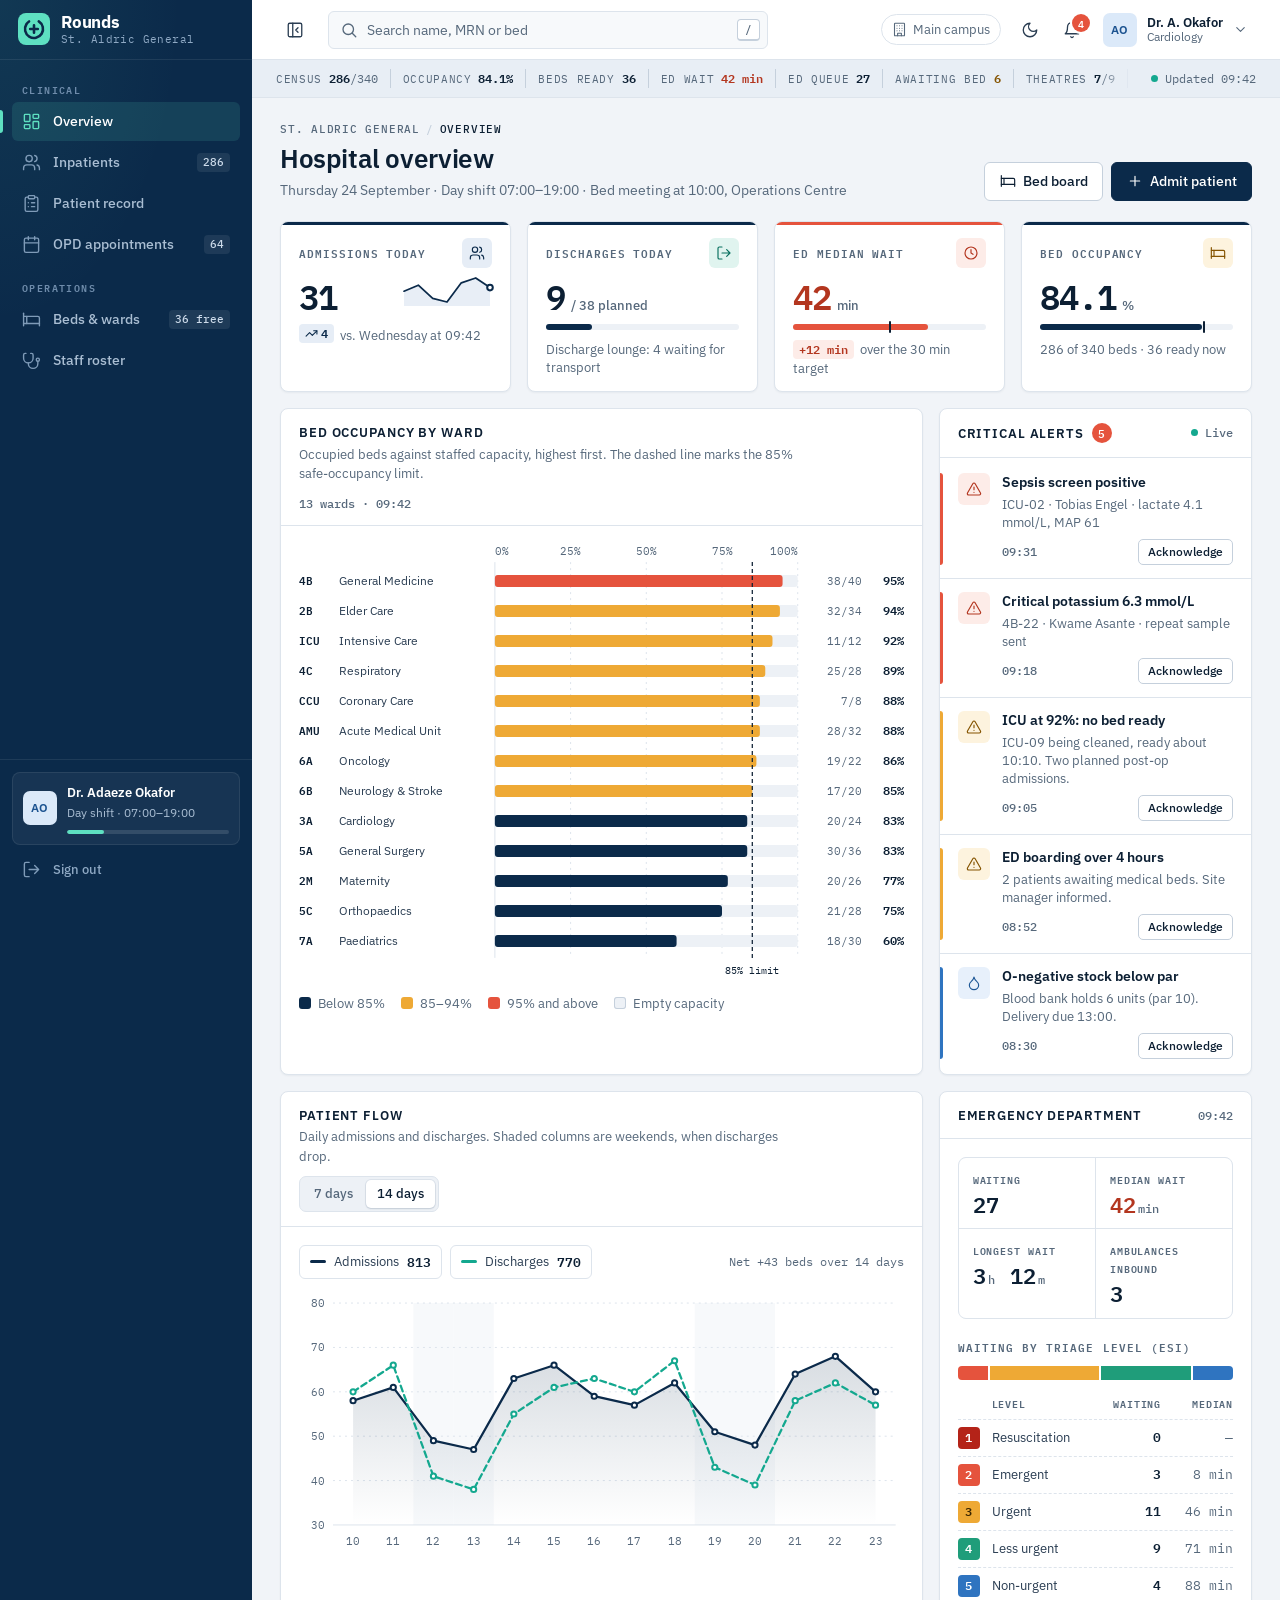
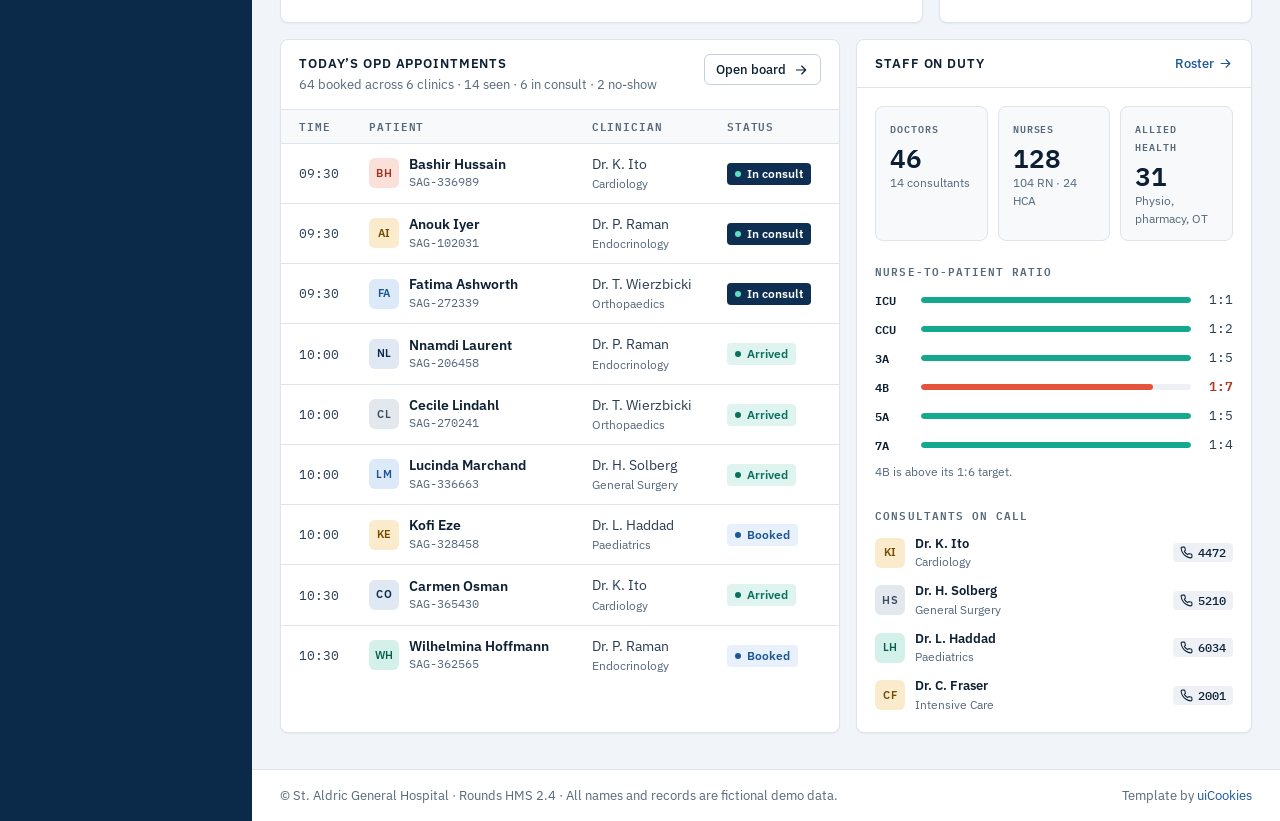
<file: index.html>
<!doctype html>
<html lang="en" data-bs-theme="light">
<head>
  <meta charset="utf-8">
  <meta name="viewport" content="width=device-width, initial-scale=1">
  <title>Hospital Overview — Rounds Hospital Management System</title>
  <meta name="description" content="Hospital management dashboard for St. Aldric General: bed occupancy by ward, admissions and discharges, ED wait, OPD appointments, critical alerts and staff on duty.">
  <meta name="theme-color" content="#0b2a4a">
  <script>document.documentElement.classList.add('js');try{var t=localStorage.getItem('rounds-theme');if(!t&&window.matchMedia&&matchMedia('(prefers-color-scheme: dark)').matches)t='dark';if(t)document.documentElement.setAttribute('data-bs-theme',t);if(localStorage.getItem('rounds-sidebar')==='collapsed')document.documentElement.classList.add('sidebar-collapsed');}catch(e){}</script>
  <link rel="icon" href="data:image/svg+xml,%3Csvg xmlns='http://www.w3.org/2000/svg' viewBox='0 0 32 32'%3E%3Crect width='32' height='32' rx='8' fill='%235ee0c1'/%3E%3Ccircle cx='16' cy='16' r='9' fill='none' stroke='%230b2a4a' stroke-width='2.6' stroke-linecap='round' stroke-dasharray='46 11' transform='rotate(-58 16 16)'/%3E%3Cpath d='M16 12.2v7.6M12.2 16h7.6' stroke='%230b2a4a' stroke-width='2.6' stroke-linecap='round'/%3E%3C/svg%3E">
  <link rel="preconnect" href="https://fonts.googleapis.com">
  <link rel="preconnect" href="https://fonts.gstatic.com" crossorigin>
  <link rel="stylesheet" href="https://fonts.googleapis.com/css2?family=IBM+Plex+Mono:wght@400;500;600&amp;family=IBM+Plex+Sans:wght@400;500;600;700&amp;display=swap">
  <link rel="stylesheet" href="css/vendor/bootstrap.min.css">
  <link rel="stylesheet" href="css/style.css">
</head>
<body class="page-overview">
  <a class="skip-link" href="#main">Skip to main content</a>
  <div class="app">
  <aside class="sidebar offcanvas-lg offcanvas-start" id="sidebar" tabindex="-1" aria-labelledby="sidebar-title">
    <div class="sidebar-inner">
      <div class="sidebar-head">
        <a class="brand" href="index.html"><svg class="brand-mark" viewBox="0 0 32 32" aria-hidden="true" focusable="false"><rect width="32" height="32" rx="8" fill="#5ee0c1"/><circle cx="16" cy="16" r="9" fill="none" stroke="#0b2a4a" stroke-width="2.6" stroke-linecap="round" stroke-dasharray="46 11" transform="rotate(-58 16 16)"/><path d="M16 12.2v7.6M12.2 16h7.6" stroke="#0b2a4a" stroke-width="2.6" stroke-linecap="round"/></svg><span class="brand-text"><span class="brand-name" id="sidebar-title">Rounds</span><span class="brand-org">St. Aldric General</span></span></a>
        <button type="button" class="icon-btn icon-btn--dark d-lg-none" data-bs-dismiss="offcanvas" data-bs-target="#sidebar" aria-label="Close navigation"><svg class="ic" viewBox="0 0 24 24" aria-hidden="true" focusable="false"><path d="M18 6 6 18M6 6l12 12"/></svg></button>
      </div>
      <nav class="sidebar-nav" aria-label="Primary">
        <p class="nav-label">Clinical</p>
        <ul class="side-list">
          <li><a class="side-link is-active" href="index.html" aria-current="page" title="Overview"><svg class="ic" viewBox="0 0 24 24" aria-hidden="true" focusable="false"><rect x="3" y="3" width="7" height="9" rx="1"/><rect x="14" y="3" width="7" height="5" rx="1"/><rect x="14" y="12" width="7" height="9" rx="1"/><rect x="3" y="16" width="7" height="5" rx="1"/></svg><span class="side-label">Overview</span></a></li>
          <li><a class="side-link" href="patients.html" title="Inpatients"><svg class="ic" viewBox="0 0 24 24" aria-hidden="true" focusable="false"><path d="M16 21v-2a4 4 0 0 0-4-4H6a4 4 0 0 0-4 4v2"/><circle cx="9" cy="7" r="4"/><path d="M22 21v-2a4 4 0 0 0-3-3.87"/><path d="M16 3.13a4 4 0 0 1 0 7.75"/></svg><span class="side-label">Inpatients</span><span class="side-count">286</span></a></li>
          <li><a class="side-link" href="patient.html" title="Patient record"><svg class="ic" viewBox="0 0 24 24" aria-hidden="true" focusable="false"><rect x="8" y="2" width="8" height="4" rx="1"/><path d="M16 4h2a2 2 0 0 1 2 2v14a2 2 0 0 1-2 2H6a2 2 0 0 1-2-2V6a2 2 0 0 1 2-2h2"/><path d="M12 11h4M12 16h4M8 11h.01M8 16h.01"/></svg><span class="side-label">Patient record</span></a></li>
          <li><a class="side-link" href="appointments.html" title="OPD appointments"><svg class="ic" viewBox="0 0 24 24" aria-hidden="true" focusable="false"><rect x="3" y="4" width="18" height="18" rx="2"/><path d="M16 2v4M8 2v4M3 10h18"/></svg><span class="side-label">OPD appointments</span><span class="side-count">64</span></a></li>
        </ul>
        <p class="nav-label">Operations</p>
        <ul class="side-list">
          <li><a class="side-link" href="beds.html" title="Beds & wards"><svg class="ic" viewBox="0 0 24 24" aria-hidden="true" focusable="false"><path d="M2 4v16"/><path d="M2 8h18a2 2 0 0 1 2 2v10"/><path d="M2 17h20"/><path d="M6 8v9"/></svg><span class="side-label">Beds &amp; wards</span><span class="side-count">36 free</span></a></li>
          <li><a class="side-link" href="staff.html" title="Staff roster"><svg class="ic" viewBox="0 0 24 24" aria-hidden="true" focusable="false"><path d="M5 3H4a2 2 0 0 0-2 2v4a6 6 0 0 0 12 0V5a2 2 0 0 0-2-2h-1"/><path d="M8 15v1a6 6 0 0 0 12 0v-3"/><circle cx="20" cy="11" r="2"/></svg><span class="side-label">Staff roster</span></a></li>
        </ul>
      </nav>
      <div class="sidebar-foot">
        <div class="shift-card">
          <span class="av av--sky" aria-hidden="true">AO</span>
          <div class="shift-card-body">
            <strong>Dr. Adaeze Okafor</strong>
            <span>Day shift &middot; 07:00&ndash;19:00</span>
            <span class="shift-meter" role="img" aria-label="Shift 23 percent complete"><span style="width:23%"></span></span>
          </div>
        </div>
        <a class="side-link side-link--quiet" href="login.html" title="Sign out"><svg class="ic" viewBox="0 0 24 24" aria-hidden="true" focusable="false"><path d="M9 21H5a2 2 0 0 1-2-2V5a2 2 0 0 1 2-2h4"/><path d="m16 17 5-5-5-5M21 12H9"/></svg><span class="side-label">Sign out</span></a>
      </div>
    </div>
  </aside>
  <div class="app-main">
    <header class="topbar">
      <button class="icon-btn d-lg-none" type="button" data-bs-toggle="offcanvas" data-bs-target="#sidebar" aria-controls="sidebar" aria-label="Open navigation"><svg class="ic" viewBox="0 0 24 24" aria-hidden="true" focusable="false"><path d="M4 6h16M4 12h16M4 18h16"/></svg></button>
      <button class="icon-btn d-none d-lg-inline-flex" type="button" id="sidebar-collapse" aria-label="Collapse sidebar" aria-expanded="true"><svg class="ic" viewBox="0 0 24 24" aria-hidden="true" focusable="false"><rect x="3" y="3" width="18" height="18" rx="2"/><path d="M9 3v18"/><path d="m16 15-3-3 3-3"/></svg></button>
      <form class="topbar-search" role="search" action="patients.html" method="get">
        <label class="visually-hidden" for="global-search">Search patients by name, MRN or bed</label>
        <svg class="ic" viewBox="0 0 24 24" aria-hidden="true" focusable="false"><circle cx="11" cy="11" r="7"/><path d="m21 21-4.3-4.3"/></svg>
        <input id="global-search" name="q" type="search" placeholder="Search name, MRN or bed" autocomplete="off">
        <kbd class="kbd" aria-hidden="true">/</kbd>
      </form>
      <div class="topbar-actions">
        <span class="topbar-site d-none d-xl-inline-flex"><svg class="ic" viewBox="0 0 24 24" aria-hidden="true" focusable="false"><rect x="4" y="2" width="16" height="20" rx="1"/><path d="M9 22v-4h6v4M8 6h.01M16 6h.01M12 6h.01M12 10h.01M12 14h.01M16 10h.01M16 14h.01M8 10h.01M8 14h.01"/></svg> Main campus</span>
        <button class="icon-btn" type="button" id="theme-toggle" aria-label="Switch to dark theme"><svg class="ic ic-moon" viewBox="0 0 24 24" aria-hidden="true" focusable="false"><path d="M12 3a6 6 0 0 0 9 9 9 9 0 1 1-9-9Z"/></svg><svg class="ic ic-sun" viewBox="0 0 24 24" aria-hidden="true" focusable="false"><circle cx="12" cy="12" r="4"/><path d="M12 2v2M12 20v2M4.93 4.93l1.41 1.41M17.66 17.66l1.41 1.41M2 12h2M20 12h2M6.34 17.66l-1.41 1.41M19.07 4.93l-1.41 1.41"/></svg></button>
        <div class="dropdown">
          <button class="icon-btn" type="button" data-bs-toggle="dropdown" data-bs-auto-close="outside" aria-expanded="false" aria-label="Notifications, 4 unread" id="notif-btn"><svg class="ic" viewBox="0 0 24 24" aria-hidden="true" focusable="false"><path d="M6 8a6 6 0 0 1 12 0c0 7 3 9 3 9H3s3-2 3-9"/><path d="M10.3 21a1.94 1.94 0 0 0 3.4 0"/></svg><span class="notif-badge" id="notif-count">4</span></button>
          <div class="dropdown-menu dropdown-menu-end notif-menu">
            <div class="notif-head"><strong>Notifications</strong><button type="button" class="link-btn" id="notif-read">Mark all read</button></div>
            <ul class="notif-list"><li><a class="notif-item is-unread" href="patients.html"><span class="notif-icon notif-icon--coral"><svg class="ic" viewBox="0 0 24 24" aria-hidden="true" focusable="false"><path d="m21.73 18-8-14a2 2 0 0 0-3.48 0l-8 14A2 2 0 0 0 4 21h16a2 2 0 0 0 1.73-3Z"/><path d="M12 9v4M12 17h.01"/></svg></span><span class="notif-text"><strong>Critical potassium 6.3 mmol/L</strong><span>4B-22 &middot; K. Asante</span></span><time class="notif-time">4 min ago</time></a></li><li><a class="notif-item is-unread" href="beds.html"><span class="notif-icon notif-icon--amber"><svg class="ic" viewBox="0 0 24 24" aria-hidden="true" focusable="false"><circle cx="12" cy="12" r="9"/><path d="M12 7v5l3 2"/></svg></span><span class="notif-text"><strong>ED boarding over 4 hours</strong><span>2 patients awaiting medical beds</span></span><time class="notif-time">12 min ago</time></a></li><li><a class="notif-item is-unread" href="staff.html"><span class="notif-icon notif-icon--amber"><svg class="ic" viewBox="0 0 24 24" aria-hidden="true" focusable="false"><path d="M16 21v-2a4 4 0 0 0-4-4H6a4 4 0 0 0-4 4v2"/><circle cx="9" cy="7" r="4"/><path d="M22 21v-2a4 4 0 0 0-3-3.87"/><path d="M16 3.13a4 4 0 0 1 0 7.75"/></svg></span><span class="notif-text"><strong>4B night shift is 1 RN short</strong><span>Open shift offered to bank staff</span></span><time class="notif-time">26 min ago</time></a></li><li><a class="notif-item is-unread" href="patient.html"><span class="notif-icon notif-icon--teal"><svg class="ic" viewBox="0 0 24 24" aria-hidden="true" focusable="false"><rect x="3" y="4" width="18" height="18" rx="2"/><path d="M16 2v4M8 2v4M3 10h18"/></svg></span><span class="notif-text"><strong>Echo confirmed for M. Ventura</strong><span>Fri 25 Sep, 10:30 &middot; Cardiac Investigations</span></span><time class="notif-time">1 h ago</time></a></li></ul>
          </div>
        </div>
        <div class="dropdown">
          <button class="user-btn" type="button" data-bs-toggle="dropdown" aria-expanded="false" aria-label="Account menu for Dr. Adaeze Okafor"><span class="av av--sky" aria-hidden="true">AO</span><span class="user-meta"><strong>Dr. A. Okafor</strong><small>Cardiology</small></span><svg class="ic ic-sm" viewBox="0 0 24 24" aria-hidden="true" focusable="false"><path d="m6 9 6 6 6-6"/></svg></button>
          <ul class="dropdown-menu dropdown-menu-end user-menu">
            <li class="user-menu-head"><strong>Dr. Adaeze Okafor</strong><span>Consultant cardiologist &middot; Bleep 4471</span></li>
            <li><a class="dropdown-item" href="staff.html"><svg class="ic" viewBox="0 0 24 24" aria-hidden="true" focusable="false"><rect x="3" y="4" width="18" height="18" rx="2"/><path d="M16 2v4M8 2v4M3 10h18"/></svg> My shifts</a></li>
            <li><a class="dropdown-item" href="patients.html"><svg class="ic" viewBox="0 0 24 24" aria-hidden="true" focusable="false"><path d="M16 21v-2a4 4 0 0 0-4-4H6a4 4 0 0 0-4 4v2"/><circle cx="9" cy="7" r="4"/><path d="M22 21v-2a4 4 0 0 0-3-3.87"/><path d="M16 3.13a4 4 0 0 1 0 7.75"/></svg> My patients</a></li>
            <li><hr class="dropdown-divider"></li>
            <li><a class="dropdown-item" href="login.html"><svg class="ic" viewBox="0 0 24 24" aria-hidden="true" focusable="false"><path d="M9 21H5a2 2 0 0 1-2-2V5a2 2 0 0 1 2-2h4"/><path d="m16 17 5-5-5-5M21 12H9"/></svg> Sign out</a></li>
          </ul>
        </div>
      </div>
    </header>
    <div class="census" role="region" aria-label="Hospital census at 09:42">
      <ul class="census-list"><li class=""><span class="census-k">Census</span><span class="census-v">286<span class="census-of">/340</span></span></li><li class=""><span class="census-k">Occupancy</span><span class="census-v">84.1%</span></li><li class=""><span class="census-k">Beds ready</span><span class="census-v" data-census="free">36</span></li><li class="is-alert"><span class="census-k">ED wait</span><span class="census-v">42 min</span></li><li class=""><span class="census-k">ED queue</span><span class="census-v">27</span></li><li class="is-warn"><span class="census-k">Awaiting bed</span><span class="census-v">6</span></li><li class=""><span class="census-k">Theatres</span><span class="census-v">7<span class="census-of">/9</span></span></li><li class=""><span class="census-k">Admits</span><span class="census-v">31</span></li><li class=""><span class="census-k">Discharges</span><span class="census-v">9<span class="census-of">/38</span></span></li></ul>
      <span class="census-stamp"><span class="live-dot" aria-hidden="true"></span>Updated 09:42</span>
    </div>
    <main id="main" class="content" tabindex="-1">
      <div class="page-head">
        <div class="page-head-text">
          <nav aria-label="Breadcrumb"><ol class="crumbs"><li><a href="index.html">St. Aldric General</a></li><li aria-current="page">Overview</li></ol></nav>
          <h1 class="page-title">Hospital overview</h1>
          <p class="page-sub">Thursday 24 September &middot; Day shift 07:00&ndash;19:00 &middot; Bed meeting at 10:00, Operations Centre</p>
        </div>
        <div class="page-actions"><a class="btn btn-outline" href="beds.html"><svg class="ic" viewBox="0 0 24 24" aria-hidden="true" focusable="false"><path d="M2 4v16"/><path d="M2 8h18a2 2 0 0 1 2 2v10"/><path d="M2 17h20"/><path d="M6 8v9"/></svg> Bed board</a><a class="btn btn-primary" href="patients.html#admit"><svg class="ic" viewBox="0 0 24 24" aria-hidden="true" focusable="false"><path d="M12 5v14M5 12h14"/></svg> Admit patient</a></div>
      </div>
      <section class="row g-3 mb-3" aria-label="Today at a glance">
        <div class="col-6 col-xl-3">
          <article class="kpi">
            <div class="kpi-head"><p class="kpi-label">Admissions today</p><span class="kpi-icon"><svg class="ic" viewBox="0 0 24 24" aria-hidden="true" focusable="false"><path d="M16 21v-2a4 4 0 0 0-4-4H6a4 4 0 0 0-4 4v2"/><circle cx="9" cy="7" r="4"/><path d="M22 21v-2a4 4 0 0 0-3-3.87"/><path d="M16 3.13a4 4 0 0 1 0 7.75"/></svg></span></div>
            <p class="kpi-value">31</p>
            <p class="kpi-foot"><span class="delta delta--up"><svg class="ic ic-xs" viewBox="0 0 24 24" aria-hidden="true" focusable="false"><path d="m22 7-8.5 8.5-5-5L2 17"/><path d="M16 7h6v6"/></svg> 4</span> vs. Wednesday at 09:42</p>
            <svg class="spark" data-values="57,62,51,48,64,68,60" aria-hidden="true"></svg>
          </article>
        </div>
        <div class="col-6 col-xl-3">
          <article class="kpi">
            <div class="kpi-head"><p class="kpi-label">Discharges today</p><span class="kpi-icon kpi-icon--teal"><svg class="ic" viewBox="0 0 24 24" aria-hidden="true" focusable="false"><path d="M9 21H5a2 2 0 0 1-2-2V5a2 2 0 0 1 2-2h4"/><path d="m16 17 5-5-5-5M21 12H9"/></svg></span></div>
            <p class="kpi-value">9<span class="kpi-unit">/ 38 planned</span></p>
            <div class="meter" role="img" aria-label="9 of 38 planned discharges complete"><span style="width:24%"></span></div>
            <p class="kpi-foot">Discharge lounge: 4 waiting for transport</p>
          </article>
        </div>
        <div class="col-6 col-xl-3">
          <article class="kpi kpi--alert">
            <div class="kpi-head"><p class="kpi-label">ED median wait</p><span class="kpi-icon kpi-icon--coral"><svg class="ic" viewBox="0 0 24 24" aria-hidden="true" focusable="false"><circle cx="12" cy="12" r="9"/><path d="M12 7v5l3 2"/></svg></span></div>
            <p class="kpi-value">42<span class="kpi-unit">min</span></p>
            <div class="meter meter--target" role="img" aria-label="42 minutes against a 30 minute target"><span style="width:70%"></span><i style="left:50%"></i></div>
            <p class="kpi-foot"><span class="delta delta--bad">+12 min</span> over the 30 min target</p>
          </article>
        </div>
        <div class="col-6 col-xl-3">
          <article class="kpi">
            <div class="kpi-head"><p class="kpi-label">Bed occupancy</p><span class="kpi-icon kpi-icon--amber"><svg class="ic" viewBox="0 0 24 24" aria-hidden="true" focusable="false"><path d="M2 4v16"/><path d="M2 8h18a2 2 0 0 1 2 2v10"/><path d="M2 17h20"/><path d="M6 8v9"/></svg></span></div>
            <p class="kpi-value">84.1<span class="kpi-unit">%</span></p>
            <div class="meter meter--target" role="img" aria-label="84.1 percent occupied against an 85 percent limit"><span style="width:84.1%"></span><i style="left:85%"></i></div>
            <p class="kpi-foot">286 of 340 beds &middot; 36 ready now</p>
          </article>
        </div>
      </section>
      <div class="row g-3 mb-3">
        <div class="col-xl-8">
          <section class="panel h-100" aria-labelledby="occ-title">
            <header class="panel-head">
              <div>
                <h2 class="panel-title" id="occ-title">Bed occupancy by ward</h2>
                <p class="panel-sub">Occupied beds against staffed capacity, highest first. The dashed line marks the 85% safe-occupancy limit.</p>
              </div>
              <span class="panel-meta">13 wards &middot; 09:42</span>
            </header>
            <div class="panel-body">
              <figure class="chart chart--bars" id="ward-chart" aria-label="Bed occupancy by ward">
                <table class="chart-data">
                  <caption class="visually-hidden">Occupied beds by ward</caption>
                  <thead><tr><th scope="col">Ward</th><th scope="col">Occupied</th><th scope="col">Beds</th><th scope="col">Occupancy</th></tr></thead>
                  <tbody><tr><th scope="row">4B General Medicine</th><td class="num">38</td><td class="num">40</td><td class="num">95%</td></tr><tr><th scope="row">2B Elder Care</th><td class="num">32</td><td class="num">34</td><td class="num">94%</td></tr><tr><th scope="row">ICU Intensive Care</th><td class="num">11</td><td class="num">12</td><td class="num">92%</td></tr><tr><th scope="row">4C Respiratory</th><td class="num">25</td><td class="num">28</td><td class="num">89%</td></tr><tr><th scope="row">CCU Coronary Care</th><td class="num">7</td><td class="num">8</td><td class="num">88%</td></tr><tr><th scope="row">AMU Acute Medical Unit</th><td class="num">28</td><td class="num">32</td><td class="num">88%</td></tr><tr><th scope="row">6A Oncology</th><td class="num">19</td><td class="num">22</td><td class="num">86%</td></tr><tr><th scope="row">6B Neurology &amp; Stroke</th><td class="num">17</td><td class="num">20</td><td class="num">85%</td></tr><tr><th scope="row">3A Cardiology</th><td class="num">20</td><td class="num">24</td><td class="num">83%</td></tr><tr><th scope="row">5A General Surgery</th><td class="num">30</td><td class="num">36</td><td class="num">83%</td></tr><tr><th scope="row">2M Maternity</th><td class="num">20</td><td class="num">26</td><td class="num">77%</td></tr><tr><th scope="row">5C Orthopaedics</th><td class="num">21</td><td class="num">28</td><td class="num">75%</td></tr><tr><th scope="row">7A Paediatrics</th><td class="num">18</td><td class="num">30</td><td class="num">60%</td></tr></tbody>
                </table>
              </figure>
              <ul class="legend mt-3">
                <li><span class="swatch swatch--ok"></span>Below 85%</li>
                <li><span class="swatch swatch--warn"></span>85&ndash;94%</li>
                <li><span class="swatch swatch--crit"></span>95% and above</li>
                <li><span class="swatch swatch--track"></span>Empty capacity</li>
              </ul>
            </div>
          </section>
        </div>
        <div class="col-xl-4">
          <section class="panel h-100" aria-labelledby="alerts-title">
            <header class="panel-head">
              <h2 class="panel-title" id="alerts-title">Critical alerts <span class="count-badge count-badge--coral" id="alert-count">5</span></h2>
              <span class="panel-meta"><span class="live-dot" aria-hidden="true"></span>Live</span>
            </header>
            <ul class="alert-list">
                <li class="alert-item alert-item--crit">
                  <span class="alert-sev" aria-hidden="true"><svg class="ic" viewBox="0 0 24 24" aria-hidden="true" focusable="false"><path d="m21.73 18-8-14a2 2 0 0 0-3.48 0l-8 14A2 2 0 0 0 4 21h16a2 2 0 0 0 1.73-3Z"/><path d="M12 9v4M12 17h.01"/></svg></span>
                  <div class="alert-body">
                    <p class="alert-title"><span class="visually-hidden">Critical: </span>Sepsis screen positive</p>
                    <p class="alert-meta">ICU-02 &middot; Tobias Engel &middot; lactate 4.1 mmol/L, MAP 61</p>
                  </div>
                  <div class="alert-side">
                    <time class="alert-time">09:31</time>
                    <button type="button" class="btn btn-xs btn-outline alert-ack js-only">Acknowledge</button>
                  </div>
                </li>
                <li class="alert-item alert-item--crit">
                  <span class="alert-sev" aria-hidden="true"><svg class="ic" viewBox="0 0 24 24" aria-hidden="true" focusable="false"><path d="m21.73 18-8-14a2 2 0 0 0-3.48 0l-8 14A2 2 0 0 0 4 21h16a2 2 0 0 0 1.73-3Z"/><path d="M12 9v4M12 17h.01"/></svg></span>
                  <div class="alert-body">
                    <p class="alert-title"><span class="visually-hidden">Critical: </span>Critical potassium 6.3 mmol/L</p>
                    <p class="alert-meta">4B-22 &middot; Kwame Asante &middot; repeat sample sent</p>
                  </div>
                  <div class="alert-side">
                    <time class="alert-time">09:18</time>
                    <button type="button" class="btn btn-xs btn-outline alert-ack js-only">Acknowledge</button>
                  </div>
                </li>
                <li class="alert-item alert-item--warn">
                  <span class="alert-sev" aria-hidden="true"><svg class="ic" viewBox="0 0 24 24" aria-hidden="true" focusable="false"><path d="m21.73 18-8-14a2 2 0 0 0-3.48 0l-8 14A2 2 0 0 0 4 21h16a2 2 0 0 0 1.73-3Z"/><path d="M12 9v4M12 17h.01"/></svg></span>
                  <div class="alert-body">
                    <p class="alert-title"><span class="visually-hidden">Warning: </span>ICU at 92%: no bed ready</p>
                    <p class="alert-meta">ICU-09 being cleaned, ready about 10:10. Two planned post-op admissions.</p>
                  </div>
                  <div class="alert-side">
                    <time class="alert-time">09:05</time>
                    <button type="button" class="btn btn-xs btn-outline alert-ack js-only">Acknowledge</button>
                  </div>
                </li>
                <li class="alert-item alert-item--warn">
                  <span class="alert-sev" aria-hidden="true"><svg class="ic" viewBox="0 0 24 24" aria-hidden="true" focusable="false"><path d="m21.73 18-8-14a2 2 0 0 0-3.48 0l-8 14A2 2 0 0 0 4 21h16a2 2 0 0 0 1.73-3Z"/><path d="M12 9v4M12 17h.01"/></svg></span>
                  <div class="alert-body">
                    <p class="alert-title"><span class="visually-hidden">Warning: </span>ED boarding over 4 hours</p>
                    <p class="alert-meta">2 patients awaiting medical beds. Site manager informed.</p>
                  </div>
                  <div class="alert-side">
                    <time class="alert-time">08:52</time>
                    <button type="button" class="btn btn-xs btn-outline alert-ack js-only">Acknowledge</button>
                  </div>
                </li>
                <li class="alert-item alert-item--info">
                  <span class="alert-sev" aria-hidden="true"><svg class="ic" viewBox="0 0 24 24" aria-hidden="true" focusable="false"><path d="M12 22a7 7 0 0 0 7-7c0-2-1-3.9-3-5.5s-3.5-4-4-6.5c-.5 2.5-2 4.9-4 6.5C6 11.1 5 13 5 15a7 7 0 0 0 7 7z"/></svg></span>
                  <div class="alert-body">
                    <p class="alert-title"><span class="visually-hidden">Notice: </span>O-negative stock below par</p>
                    <p class="alert-meta">Blood bank holds 6 units (par 10). Delivery due 13:00.</p>
                  </div>
                  <div class="alert-side">
                    <time class="alert-time">08:30</time>
                    <button type="button" class="btn btn-xs btn-outline alert-ack js-only">Acknowledge</button>
                  </div>
                </li>
            </ul>
          </section>
        </div>
      </div>
      <div class="row g-3 mb-3">
        <div class="col-xl-8">
          <section class="panel h-100" aria-labelledby="flow-title">
            <header class="panel-head">
              <div>
                <h2 class="panel-title" id="flow-title">Patient flow</h2>
                <p class="panel-sub">Daily admissions and discharges. Shaded columns are weekends, when discharges drop.</p>
              </div>
              <div class="seg js-only" role="group" aria-label="Date range">
                <button type="button" class="seg-btn" data-range="7" aria-pressed="false">7 days</button>
                <button type="button" class="seg-btn" data-range="14" aria-pressed="true">14 days</button>
              </div>
            </header>
            <div class="panel-body">
              <div class="chart-legend js-only" role="group" aria-label="Show or hide series">
                <button type="button" class="legend-btn" data-series="admissions" aria-pressed="true"><span class="swatch swatch--line"></span>Admissions <strong id="flow-sum-admissions">&nbsp;</strong></button>
                <button type="button" class="legend-btn" data-series="discharges" aria-pressed="true"><span class="swatch swatch--line swatch--teal"></span>Discharges <strong id="flow-sum-discharges">&nbsp;</strong></button>
                <span class="legend-note" id="flow-net"></span>
              </div>
              <figure class="chart chart--line" id="flow-chart" aria-label="Admissions and discharges per day">
                <table class="chart-data">
                  <caption class="visually-hidden">Admissions and discharges per day, 10 to 23 September</caption>
                  <thead><tr><th scope="col">Day</th><th scope="col">Admissions</th><th scope="col">Discharges</th></tr></thead>
                  <tbody><tr><th scope="row">Thu 10 Sep</th><td class="num">58</td><td class="num">60</td></tr><tr><th scope="row">Fri 11 Sep</th><td class="num">61</td><td class="num">66</td></tr><tr><th scope="row">Sat 12 Sep</th><td class="num">49</td><td class="num">41</td></tr><tr><th scope="row">Sun 13 Sep</th><td class="num">47</td><td class="num">38</td></tr><tr><th scope="row">Mon 14 Sep</th><td class="num">63</td><td class="num">55</td></tr><tr><th scope="row">Tue 15 Sep</th><td class="num">66</td><td class="num">61</td></tr><tr><th scope="row">Wed 16 Sep</th><td class="num">59</td><td class="num">63</td></tr><tr><th scope="row">Thu 17 Sep</th><td class="num">57</td><td class="num">60</td></tr><tr><th scope="row">Fri 18 Sep</th><td class="num">62</td><td class="num">67</td></tr><tr><th scope="row">Sat 19 Sep</th><td class="num">51</td><td class="num">43</td></tr><tr><th scope="row">Sun 20 Sep</th><td class="num">48</td><td class="num">39</td></tr><tr><th scope="row">Mon 21 Sep</th><td class="num">64</td><td class="num">58</td></tr><tr><th scope="row">Tue 22 Sep</th><td class="num">68</td><td class="num">62</td></tr><tr><th scope="row">Wed 23 Sep</th><td class="num">60</td><td class="num">57</td></tr></tbody>
                </table>
              </figure>
            </div>
          </section>
        </div>
        <div class="col-xl-4">
          <section class="panel h-100" aria-labelledby="ed-title">
            <header class="panel-head">
              <h2 class="panel-title" id="ed-title">Emergency department</h2>
              <span class="panel-meta">09:42</span>
            </header>
            <div class="panel-body">
              <dl class="stat-grid">
                <div><dt>Waiting</dt><dd>27</dd></div>
                <div class="is-alert"><dt>Median wait</dt><dd>42<small>min</small></dd></div>
                <div><dt>Longest wait</dt><dd>3<small>h</small> 12<small>m</small></dd></div>
                <div><dt>Ambulances inbound</dt><dd>3</dd></div>
              </dl>
              <p class="subhead">Waiting by triage level (ESI)</p>
              <div class="triage-bar" role="img" aria-label="27 waiting: 3 emergent, 11 urgent, 9 less urgent, 4 non-urgent"><span class="tri tri--2" style="flex-grow:3" title="ESI 2: 3 waiting"></span><span class="tri tri--3" style="flex-grow:11" title="ESI 3: 11 waiting"></span><span class="tri tri--4" style="flex-grow:9" title="ESI 4: 9 waiting"></span><span class="tri tri--5" style="flex-grow:4" title="ESI 5: 4 waiting"></span></div>
              <ul class="triage-list">
                <li class="triage-list-head" aria-hidden="true"><span></span><span>Level</span><span>Waiting</span><span>Median</span></li>
                <li><span class="tri-key tri--1">1</span><span class="tri-name">Resuscitation</span><span class="tri-count">0</span><span class="tri-wait">&mdash;</span></li><li><span class="tri-key tri--2">2</span><span class="tri-name">Emergent</span><span class="tri-count">3</span><span class="tri-wait">8 min</span></li><li><span class="tri-key tri--3">3</span><span class="tri-name">Urgent</span><span class="tri-count">11</span><span class="tri-wait">46 min</span></li><li><span class="tri-key tri--4">4</span><span class="tri-name">Less urgent</span><span class="tri-count">9</span><span class="tri-wait">71 min</span></li><li><span class="tri-key tri--5">5</span><span class="tri-name">Non-urgent</span><span class="tri-count">4</span><span class="tri-wait">88 min</span></li>
              </ul>
            </div>
          </section>
        </div>
      </div>
      <div class="row g-3">
        <div class="col-xl-7">
          <section class="panel h-100" aria-labelledby="opd-title">
            <header class="panel-head">
              <div>
                <h2 class="panel-title" id="opd-title">Today&rsquo;s OPD appointments</h2>
                <p class="panel-sub">64 booked across 6 clinics &middot; 14 seen &middot; 6 in consult &middot; 2 no-show</p>
              </div>
              <a class="btn btn-sm btn-outline" href="appointments.html">Open board <svg class="ic ic-sm" viewBox="0 0 24 24" aria-hidden="true" focusable="false"><path d="M5 12h14M13 6l6 6-6 6"/></svg></a>
            </header>
            <div class="table-scroll">
              <table class="table table-clinical mb-0">
                <thead><tr><th scope="col">Time</th><th scope="col">Patient</th><th scope="col" class="d-none d-md-table-cell">Clinician</th><th scope="col">Status</th></tr></thead>
                <tbody>
                    <tr>
                      <td class="mono">09:30</td>
                      <td><div class="pt"><span class="av av--coral av--sm" aria-hidden="true">BH</span><div><span class="pt-name">Bashir Hussain</span><span class="pt-sub mono">SAG-336989</span></div></div></td>
                      <td class="d-none d-md-table-cell">Dr. K. Ito<span class="cell-sub">Cardiology</span></td>
                      <td><span class="appt-pill appt-pill--consult">In consult</span></td>
                    </tr>
                    <tr>
                      <td class="mono">09:30</td>
                      <td><div class="pt"><span class="av av--amber av--sm" aria-hidden="true">AI</span><div><span class="pt-name">Anouk Iyer</span><span class="pt-sub mono">SAG-102031</span></div></div></td>
                      <td class="d-none d-md-table-cell">Dr. P. Raman<span class="cell-sub">Endocrinology</span></td>
                      <td><span class="appt-pill appt-pill--consult">In consult</span></td>
                    </tr>
                    <tr>
                      <td class="mono">09:30</td>
                      <td><div class="pt"><span class="av av--sky av--sm" aria-hidden="true">FA</span><div><span class="pt-name">Fatima Ashworth</span><span class="pt-sub mono">SAG-272339</span></div></div></td>
                      <td class="d-none d-md-table-cell">Dr. T. Wierzbicki<span class="cell-sub">Orthopaedics</span></td>
                      <td><span class="appt-pill appt-pill--consult">In consult</span></td>
                    </tr>
                    <tr>
                      <td class="mono">10:00</td>
                      <td><div class="pt"><span class="av av--navy av--sm" aria-hidden="true">NL</span><div><span class="pt-name">Nnamdi Laurent</span><span class="pt-sub mono">SAG-206458</span></div></div></td>
                      <td class="d-none d-md-table-cell">Dr. P. Raman<span class="cell-sub">Endocrinology</span></td>
                      <td><span class="appt-pill appt-pill--arrived">Arrived</span></td>
                    </tr>
                    <tr>
                      <td class="mono">10:00</td>
                      <td><div class="pt"><span class="av av--slate av--sm" aria-hidden="true">CL</span><div><span class="pt-name">Cecile Lindahl</span><span class="pt-sub mono">SAG-270241</span></div></div></td>
                      <td class="d-none d-md-table-cell">Dr. T. Wierzbicki<span class="cell-sub">Orthopaedics</span></td>
                      <td><span class="appt-pill appt-pill--arrived">Arrived</span></td>
                    </tr>
                    <tr>
                      <td class="mono">10:00</td>
                      <td><div class="pt"><span class="av av--sky av--sm" aria-hidden="true">LM</span><div><span class="pt-name">Lucinda Marchand</span><span class="pt-sub mono">SAG-336663</span></div></div></td>
                      <td class="d-none d-md-table-cell">Dr. H. Solberg<span class="cell-sub">General Surgery</span></td>
                      <td><span class="appt-pill appt-pill--arrived">Arrived</span></td>
                    </tr>
                    <tr>
                      <td class="mono">10:00</td>
                      <td><div class="pt"><span class="av av--amber av--sm" aria-hidden="true">KE</span><div><span class="pt-name">Kofi Eze</span><span class="pt-sub mono">SAG-328458</span></div></div></td>
                      <td class="d-none d-md-table-cell">Dr. L. Haddad<span class="cell-sub">Paediatrics</span></td>
                      <td><span class="appt-pill appt-pill--booked">Booked</span></td>
                    </tr>
                    <tr>
                      <td class="mono">10:30</td>
                      <td><div class="pt"><span class="av av--navy av--sm" aria-hidden="true">CO</span><div><span class="pt-name">Carmen Osman</span><span class="pt-sub mono">SAG-365430</span></div></div></td>
                      <td class="d-none d-md-table-cell">Dr. K. Ito<span class="cell-sub">Cardiology</span></td>
                      <td><span class="appt-pill appt-pill--arrived">Arrived</span></td>
                    </tr>
                    <tr>
                      <td class="mono">10:30</td>
                      <td><div class="pt"><span class="av av--teal av--sm" aria-hidden="true">WH</span><div><span class="pt-name">Wilhelmina Hoffmann</span><span class="pt-sub mono">SAG-362565</span></div></div></td>
                      <td class="d-none d-md-table-cell">Dr. P. Raman<span class="cell-sub">Endocrinology</span></td>
                      <td><span class="appt-pill appt-pill--booked">Booked</span></td>
                    </tr>
                </tbody>
              </table>
            </div>
          </section>
        </div>
        <div class="col-xl-5">
          <section class="panel h-100" aria-labelledby="staff-title">
            <header class="panel-head">
              <h2 class="panel-title" id="staff-title">Staff on duty</h2>
              <a class="panel-link" href="staff.html">Roster <svg class="ic ic-sm" viewBox="0 0 24 24" aria-hidden="true" focusable="false"><path d="M5 12h14M13 6l6 6-6 6"/></svg></a>
            </header>
            <div class="panel-body">
              <dl class="duty-grid">
                <div><dt>Doctors</dt><dd>46</dd><span>14 consultants</span></div>
                <div><dt>Nurses</dt><dd>128</dd><span>104 RN &middot; 24 HCA</span></div>
                <div><dt>Allied health</dt><dd>31</dd><span>Physio, pharmacy, OT</span></div>
              </dl>
              <div class="row g-4">
                <div class="col-md-6 col-xl-12">
                  <p class="subhead">Nurse-to-patient ratio</p>
                  <ul class="ratio-list"><li class=""><span class="ratio-ward">ICU</span><span class="ratio-bar"><span style="width:100%"></span></span><span class="ratio-val">1:1</span></li><li class=""><span class="ratio-ward">CCU</span><span class="ratio-bar"><span style="width:100%"></span></span><span class="ratio-val">1:2</span></li><li class=""><span class="ratio-ward">3A</span><span class="ratio-bar"><span style="width:100%"></span></span><span class="ratio-val">1:5</span></li><li class="is-over"><span class="ratio-ward">4B</span><span class="ratio-bar"><span style="width:86%"></span></span><span class="ratio-val">1:7</span></li><li class=""><span class="ratio-ward">5A</span><span class="ratio-bar"><span style="width:100%"></span></span><span class="ratio-val">1:5</span></li><li class=""><span class="ratio-ward">7A</span><span class="ratio-bar"><span style="width:100%"></span></span><span class="ratio-val">1:4</span></li></ul>
                  <p class="fine-print">4B is above its 1:6 target.</p>
                </div>
                <div class="col-md-6 col-xl-12">
                  <p class="subhead">Consultants on call</p>
                  <ul class="oncall-list"><li><span class="av av--amber av--sm" aria-hidden="true">KI</span><div><strong>Dr. K. Ito</strong><span>Cardiology</span></div><span class="bleep"><svg class="ic ic-xs" viewBox="0 0 24 24" aria-hidden="true" focusable="false"><path d="M22 16.92v3a2 2 0 0 1-2.18 2 19.79 19.79 0 0 1-8.63-3.07 19.5 19.5 0 0 1-6-6 19.79 19.79 0 0 1-3.07-8.67A2 2 0 0 1 4.11 2h3a2 2 0 0 1 2 1.72c.13.96.36 1.9.7 2.81a2 2 0 0 1-.45 2.11L8.09 9.91a16 16 0 0 0 6 6l1.27-1.27a2 2 0 0 1 2.11-.45c.91.34 1.85.57 2.81.7A2 2 0 0 1 22 16.92z"/></svg> 4472</span></li><li><span class="av av--slate av--sm" aria-hidden="true">HS</span><div><strong>Dr. H. Solberg</strong><span>General Surgery</span></div><span class="bleep"><svg class="ic ic-xs" viewBox="0 0 24 24" aria-hidden="true" focusable="false"><path d="M22 16.92v3a2 2 0 0 1-2.18 2 19.79 19.79 0 0 1-8.63-3.07 19.5 19.5 0 0 1-6-6 19.79 19.79 0 0 1-3.07-8.67A2 2 0 0 1 4.11 2h3a2 2 0 0 1 2 1.72c.13.96.36 1.9.7 2.81a2 2 0 0 1-.45 2.11L8.09 9.91a16 16 0 0 0 6 6l1.27-1.27a2 2 0 0 1 2.11-.45c.91.34 1.85.57 2.81.7A2 2 0 0 1 22 16.92z"/></svg> 5210</span></li><li><span class="av av--teal av--sm" aria-hidden="true">LH</span><div><strong>Dr. L. Haddad</strong><span>Paediatrics</span></div><span class="bleep"><svg class="ic ic-xs" viewBox="0 0 24 24" aria-hidden="true" focusable="false"><path d="M22 16.92v3a2 2 0 0 1-2.18 2 19.79 19.79 0 0 1-8.63-3.07 19.5 19.5 0 0 1-6-6 19.79 19.79 0 0 1-3.07-8.67A2 2 0 0 1 4.11 2h3a2 2 0 0 1 2 1.72c.13.96.36 1.9.7 2.81a2 2 0 0 1-.45 2.11L8.09 9.91a16 16 0 0 0 6 6l1.27-1.27a2 2 0 0 1 2.11-.45c.91.34 1.85.57 2.81.7A2 2 0 0 1 22 16.92z"/></svg> 6034</span></li><li><span class="av av--amber av--sm" aria-hidden="true">CF</span><div><strong>Dr. C. Fraser</strong><span>Intensive Care</span></div><span class="bleep"><svg class="ic ic-xs" viewBox="0 0 24 24" aria-hidden="true" focusable="false"><path d="M22 16.92v3a2 2 0 0 1-2.18 2 19.79 19.79 0 0 1-8.63-3.07 19.5 19.5 0 0 1-6-6 19.79 19.79 0 0 1-3.07-8.67A2 2 0 0 1 4.11 2h3a2 2 0 0 1 2 1.72c.13.96.36 1.9.7 2.81a2 2 0 0 1-.45 2.11L8.09 9.91a16 16 0 0 0 6 6l1.27-1.27a2 2 0 0 1 2.11-.45c.91.34 1.85.57 2.81.7A2 2 0 0 1 22 16.92z"/></svg> 2001</span></li></ul>
                </div>
              </div>
            </div>
          </section>
        </div>
      </div>
    </main>
    <footer class="app-footer">
      <p>&copy; St. Aldric General Hospital &middot; Rounds HMS 2.4 &middot; All names and records are fictional demo data.</p>
      <p>Template by <a href="https://uicookies.com/">uiCookies</a></p>
    </footer>
  </div>
  </div>

  <div class="toast-live" id="live" role="status" aria-live="polite"></div>
  <script src="js/vendor/bootstrap.bundle.min.js"></script>
  <script src="js/main.js"></script>
</body>
</html>
</file>
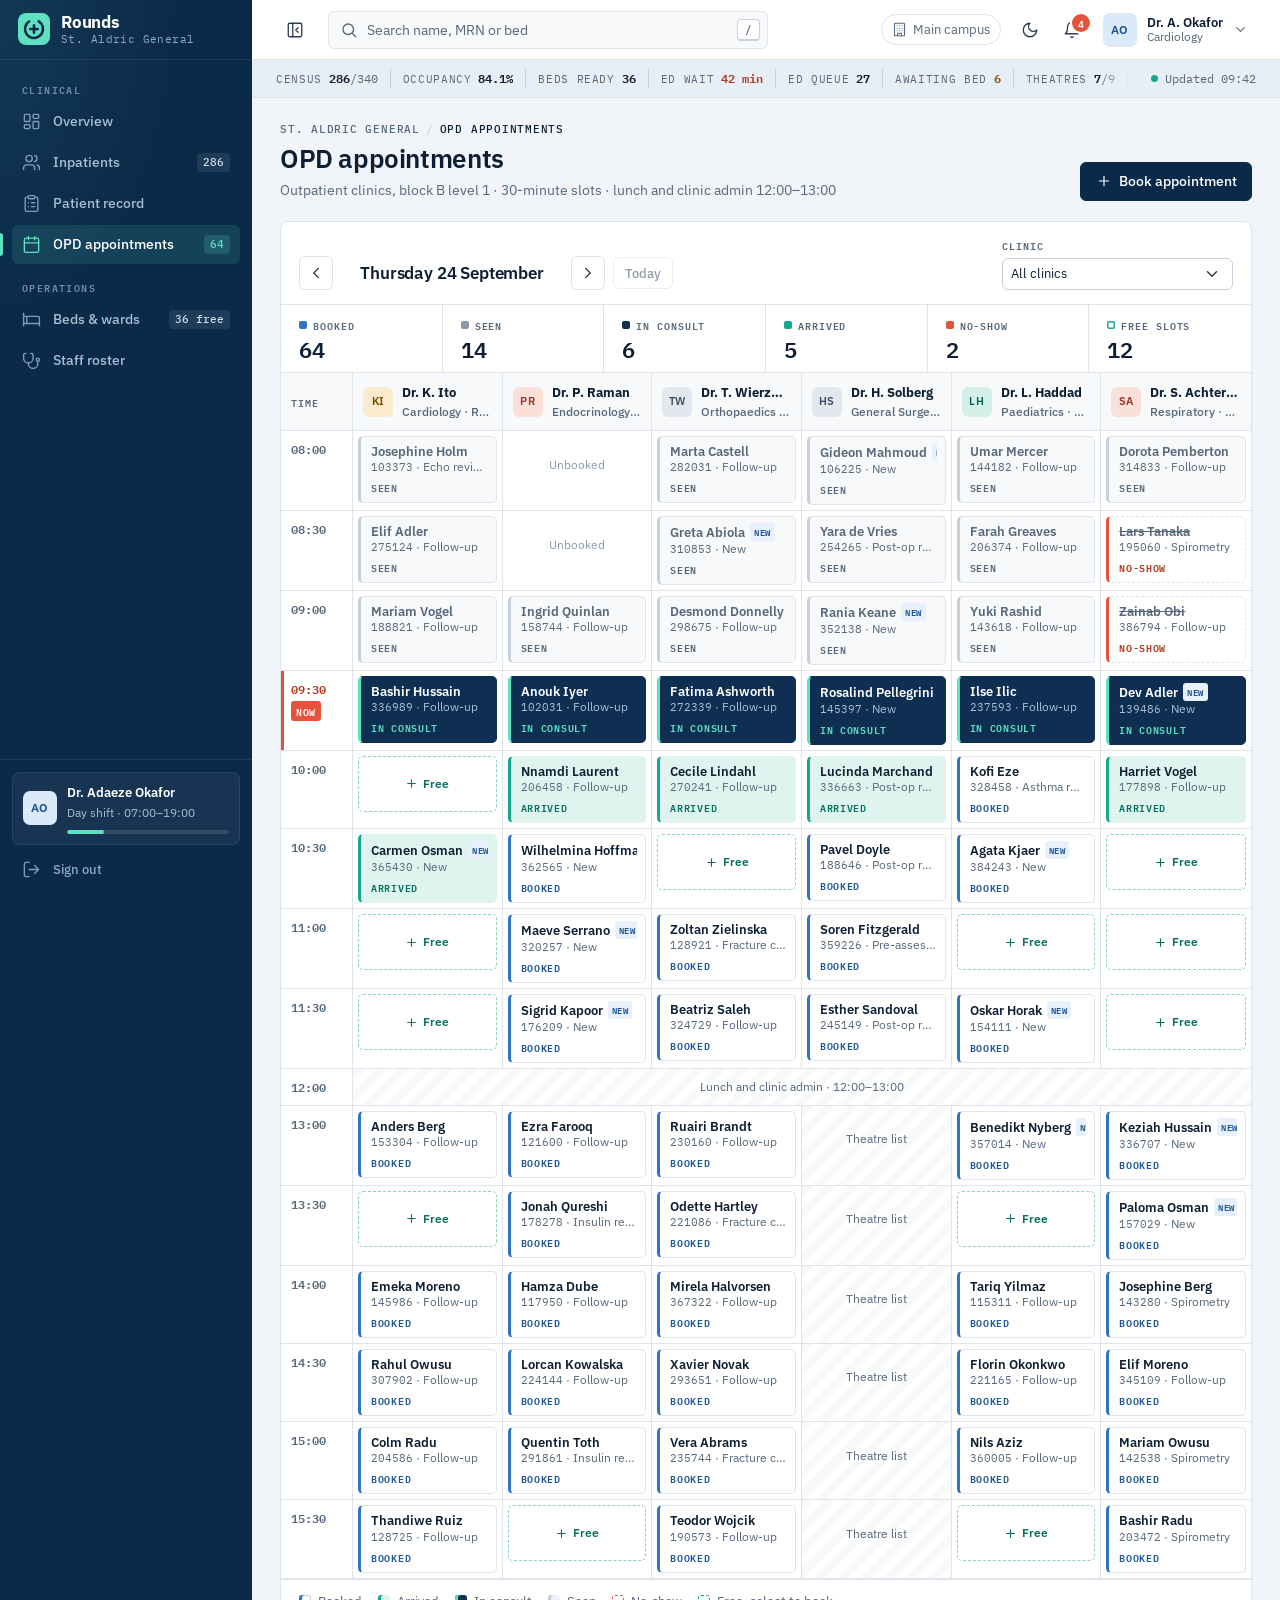
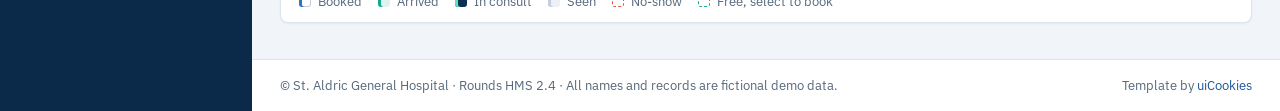
<file: appointments.html>
<!doctype html>
<html lang="en" data-bs-theme="light">
<head>
  <meta charset="utf-8">
  <meta name="viewport" content="width=device-width, initial-scale=1">
  <title>OPD Appointments — Rounds Hospital Management System</title>
  <meta name="description" content="Outpatient appointment board by doctor and 30-minute time slot, with day navigation, clinic filter and a book-appointment dialog.">
  <meta name="theme-color" content="#0b2a4a">
  <script>document.documentElement.classList.add('js');try{var t=localStorage.getItem('rounds-theme');if(!t&&window.matchMedia&&matchMedia('(prefers-color-scheme: dark)').matches)t='dark';if(t)document.documentElement.setAttribute('data-bs-theme',t);if(localStorage.getItem('rounds-sidebar')==='collapsed')document.documentElement.classList.add('sidebar-collapsed');}catch(e){}</script>
  <link rel="icon" href="data:image/svg+xml,%3Csvg xmlns='http://www.w3.org/2000/svg' viewBox='0 0 32 32'%3E%3Crect width='32' height='32' rx='8' fill='%235ee0c1'/%3E%3Ccircle cx='16' cy='16' r='9' fill='none' stroke='%230b2a4a' stroke-width='2.6' stroke-linecap='round' stroke-dasharray='46 11' transform='rotate(-58 16 16)'/%3E%3Cpath d='M16 12.2v7.6M12.2 16h7.6' stroke='%230b2a4a' stroke-width='2.6' stroke-linecap='round'/%3E%3C/svg%3E">
  <link rel="preconnect" href="https://fonts.googleapis.com">
  <link rel="preconnect" href="https://fonts.gstatic.com" crossorigin>
  <link rel="stylesheet" href="https://fonts.googleapis.com/css2?family=IBM+Plex+Mono:wght@400;500;600&amp;family=IBM+Plex+Sans:wght@400;500;600;700&amp;display=swap">
  <link rel="stylesheet" href="css/vendor/bootstrap.min.css">
  <link rel="stylesheet" href="css/style.css">
</head>
<body class="page-appointments">
  <a class="skip-link" href="#main">Skip to main content</a>
  <div class="app">
  <aside class="sidebar offcanvas-lg offcanvas-start" id="sidebar" tabindex="-1" aria-labelledby="sidebar-title">
    <div class="sidebar-inner">
      <div class="sidebar-head">
        <a class="brand" href="index.html"><svg class="brand-mark" viewBox="0 0 32 32" aria-hidden="true" focusable="false"><rect width="32" height="32" rx="8" fill="#5ee0c1"/><circle cx="16" cy="16" r="9" fill="none" stroke="#0b2a4a" stroke-width="2.6" stroke-linecap="round" stroke-dasharray="46 11" transform="rotate(-58 16 16)"/><path d="M16 12.2v7.6M12.2 16h7.6" stroke="#0b2a4a" stroke-width="2.6" stroke-linecap="round"/></svg><span class="brand-text"><span class="brand-name" id="sidebar-title">Rounds</span><span class="brand-org">St. Aldric General</span></span></a>
        <button type="button" class="icon-btn icon-btn--dark d-lg-none" data-bs-dismiss="offcanvas" data-bs-target="#sidebar" aria-label="Close navigation"><svg class="ic" viewBox="0 0 24 24" aria-hidden="true" focusable="false"><path d="M18 6 6 18M6 6l12 12"/></svg></button>
      </div>
      <nav class="sidebar-nav" aria-label="Primary">
        <p class="nav-label">Clinical</p>
        <ul class="side-list">
          <li><a class="side-link" href="index.html" title="Overview"><svg class="ic" viewBox="0 0 24 24" aria-hidden="true" focusable="false"><rect x="3" y="3" width="7" height="9" rx="1"/><rect x="14" y="3" width="7" height="5" rx="1"/><rect x="14" y="12" width="7" height="9" rx="1"/><rect x="3" y="16" width="7" height="5" rx="1"/></svg><span class="side-label">Overview</span></a></li>
          <li><a class="side-link" href="patients.html" title="Inpatients"><svg class="ic" viewBox="0 0 24 24" aria-hidden="true" focusable="false"><path d="M16 21v-2a4 4 0 0 0-4-4H6a4 4 0 0 0-4 4v2"/><circle cx="9" cy="7" r="4"/><path d="M22 21v-2a4 4 0 0 0-3-3.87"/><path d="M16 3.13a4 4 0 0 1 0 7.75"/></svg><span class="side-label">Inpatients</span><span class="side-count">286</span></a></li>
          <li><a class="side-link" href="patient.html" title="Patient record"><svg class="ic" viewBox="0 0 24 24" aria-hidden="true" focusable="false"><rect x="8" y="2" width="8" height="4" rx="1"/><path d="M16 4h2a2 2 0 0 1 2 2v14a2 2 0 0 1-2 2H6a2 2 0 0 1-2-2V6a2 2 0 0 1 2-2h2"/><path d="M12 11h4M12 16h4M8 11h.01M8 16h.01"/></svg><span class="side-label">Patient record</span></a></li>
          <li><a class="side-link is-active" href="appointments.html" aria-current="page" title="OPD appointments"><svg class="ic" viewBox="0 0 24 24" aria-hidden="true" focusable="false"><rect x="3" y="4" width="18" height="18" rx="2"/><path d="M16 2v4M8 2v4M3 10h18"/></svg><span class="side-label">OPD appointments</span><span class="side-count">64</span></a></li>
        </ul>
        <p class="nav-label">Operations</p>
        <ul class="side-list">
          <li><a class="side-link" href="beds.html" title="Beds & wards"><svg class="ic" viewBox="0 0 24 24" aria-hidden="true" focusable="false"><path d="M2 4v16"/><path d="M2 8h18a2 2 0 0 1 2 2v10"/><path d="M2 17h20"/><path d="M6 8v9"/></svg><span class="side-label">Beds &amp; wards</span><span class="side-count">36 free</span></a></li>
          <li><a class="side-link" href="staff.html" title="Staff roster"><svg class="ic" viewBox="0 0 24 24" aria-hidden="true" focusable="false"><path d="M5 3H4a2 2 0 0 0-2 2v4a6 6 0 0 0 12 0V5a2 2 0 0 0-2-2h-1"/><path d="M8 15v1a6 6 0 0 0 12 0v-3"/><circle cx="20" cy="11" r="2"/></svg><span class="side-label">Staff roster</span></a></li>
        </ul>
      </nav>
      <div class="sidebar-foot">
        <div class="shift-card">
          <span class="av av--sky" aria-hidden="true">AO</span>
          <div class="shift-card-body">
            <strong>Dr. Adaeze Okafor</strong>
            <span>Day shift &middot; 07:00&ndash;19:00</span>
            <span class="shift-meter" role="img" aria-label="Shift 23 percent complete"><span style="width:23%"></span></span>
          </div>
        </div>
        <a class="side-link side-link--quiet" href="login.html" title="Sign out"><svg class="ic" viewBox="0 0 24 24" aria-hidden="true" focusable="false"><path d="M9 21H5a2 2 0 0 1-2-2V5a2 2 0 0 1 2-2h4"/><path d="m16 17 5-5-5-5M21 12H9"/></svg><span class="side-label">Sign out</span></a>
      </div>
    </div>
  </aside>
  <div class="app-main">
    <header class="topbar">
      <button class="icon-btn d-lg-none" type="button" data-bs-toggle="offcanvas" data-bs-target="#sidebar" aria-controls="sidebar" aria-label="Open navigation"><svg class="ic" viewBox="0 0 24 24" aria-hidden="true" focusable="false"><path d="M4 6h16M4 12h16M4 18h16"/></svg></button>
      <button class="icon-btn d-none d-lg-inline-flex" type="button" id="sidebar-collapse" aria-label="Collapse sidebar" aria-expanded="true"><svg class="ic" viewBox="0 0 24 24" aria-hidden="true" focusable="false"><rect x="3" y="3" width="18" height="18" rx="2"/><path d="M9 3v18"/><path d="m16 15-3-3 3-3"/></svg></button>
      <form class="topbar-search" role="search" action="patients.html" method="get">
        <label class="visually-hidden" for="global-search">Search patients by name, MRN or bed</label>
        <svg class="ic" viewBox="0 0 24 24" aria-hidden="true" focusable="false"><circle cx="11" cy="11" r="7"/><path d="m21 21-4.3-4.3"/></svg>
        <input id="global-search" name="q" type="search" placeholder="Search name, MRN or bed" autocomplete="off">
        <kbd class="kbd" aria-hidden="true">/</kbd>
      </form>
      <div class="topbar-actions">
        <span class="topbar-site d-none d-xl-inline-flex"><svg class="ic" viewBox="0 0 24 24" aria-hidden="true" focusable="false"><rect x="4" y="2" width="16" height="20" rx="1"/><path d="M9 22v-4h6v4M8 6h.01M16 6h.01M12 6h.01M12 10h.01M12 14h.01M16 10h.01M16 14h.01M8 10h.01M8 14h.01"/></svg> Main campus</span>
        <button class="icon-btn" type="button" id="theme-toggle" aria-label="Switch to dark theme"><svg class="ic ic-moon" viewBox="0 0 24 24" aria-hidden="true" focusable="false"><path d="M12 3a6 6 0 0 0 9 9 9 9 0 1 1-9-9Z"/></svg><svg class="ic ic-sun" viewBox="0 0 24 24" aria-hidden="true" focusable="false"><circle cx="12" cy="12" r="4"/><path d="M12 2v2M12 20v2M4.93 4.93l1.41 1.41M17.66 17.66l1.41 1.41M2 12h2M20 12h2M6.34 17.66l-1.41 1.41M19.07 4.93l-1.41 1.41"/></svg></button>
        <div class="dropdown">
          <button class="icon-btn" type="button" data-bs-toggle="dropdown" data-bs-auto-close="outside" aria-expanded="false" aria-label="Notifications, 4 unread" id="notif-btn"><svg class="ic" viewBox="0 0 24 24" aria-hidden="true" focusable="false"><path d="M6 8a6 6 0 0 1 12 0c0 7 3 9 3 9H3s3-2 3-9"/><path d="M10.3 21a1.94 1.94 0 0 0 3.4 0"/></svg><span class="notif-badge" id="notif-count">4</span></button>
          <div class="dropdown-menu dropdown-menu-end notif-menu">
            <div class="notif-head"><strong>Notifications</strong><button type="button" class="link-btn" id="notif-read">Mark all read</button></div>
            <ul class="notif-list"><li><a class="notif-item is-unread" href="patients.html"><span class="notif-icon notif-icon--coral"><svg class="ic" viewBox="0 0 24 24" aria-hidden="true" focusable="false"><path d="m21.73 18-8-14a2 2 0 0 0-3.48 0l-8 14A2 2 0 0 0 4 21h16a2 2 0 0 0 1.73-3Z"/><path d="M12 9v4M12 17h.01"/></svg></span><span class="notif-text"><strong>Critical potassium 6.3 mmol/L</strong><span>4B-22 &middot; K. Asante</span></span><time class="notif-time">4 min ago</time></a></li><li><a class="notif-item is-unread" href="beds.html"><span class="notif-icon notif-icon--amber"><svg class="ic" viewBox="0 0 24 24" aria-hidden="true" focusable="false"><circle cx="12" cy="12" r="9"/><path d="M12 7v5l3 2"/></svg></span><span class="notif-text"><strong>ED boarding over 4 hours</strong><span>2 patients awaiting medical beds</span></span><time class="notif-time">12 min ago</time></a></li><li><a class="notif-item is-unread" href="staff.html"><span class="notif-icon notif-icon--amber"><svg class="ic" viewBox="0 0 24 24" aria-hidden="true" focusable="false"><path d="M16 21v-2a4 4 0 0 0-4-4H6a4 4 0 0 0-4 4v2"/><circle cx="9" cy="7" r="4"/><path d="M22 21v-2a4 4 0 0 0-3-3.87"/><path d="M16 3.13a4 4 0 0 1 0 7.75"/></svg></span><span class="notif-text"><strong>4B night shift is 1 RN short</strong><span>Open shift offered to bank staff</span></span><time class="notif-time">26 min ago</time></a></li><li><a class="notif-item is-unread" href="patient.html"><span class="notif-icon notif-icon--teal"><svg class="ic" viewBox="0 0 24 24" aria-hidden="true" focusable="false"><rect x="3" y="4" width="18" height="18" rx="2"/><path d="M16 2v4M8 2v4M3 10h18"/></svg></span><span class="notif-text"><strong>Echo confirmed for M. Ventura</strong><span>Fri 25 Sep, 10:30 &middot; Cardiac Investigations</span></span><time class="notif-time">1 h ago</time></a></li></ul>
          </div>
        </div>
        <div class="dropdown">
          <button class="user-btn" type="button" data-bs-toggle="dropdown" aria-expanded="false" aria-label="Account menu for Dr. Adaeze Okafor"><span class="av av--sky" aria-hidden="true">AO</span><span class="user-meta"><strong>Dr. A. Okafor</strong><small>Cardiology</small></span><svg class="ic ic-sm" viewBox="0 0 24 24" aria-hidden="true" focusable="false"><path d="m6 9 6 6 6-6"/></svg></button>
          <ul class="dropdown-menu dropdown-menu-end user-menu">
            <li class="user-menu-head"><strong>Dr. Adaeze Okafor</strong><span>Consultant cardiologist &middot; Bleep 4471</span></li>
            <li><a class="dropdown-item" href="staff.html"><svg class="ic" viewBox="0 0 24 24" aria-hidden="true" focusable="false"><rect x="3" y="4" width="18" height="18" rx="2"/><path d="M16 2v4M8 2v4M3 10h18"/></svg> My shifts</a></li>
            <li><a class="dropdown-item" href="patients.html"><svg class="ic" viewBox="0 0 24 24" aria-hidden="true" focusable="false"><path d="M16 21v-2a4 4 0 0 0-4-4H6a4 4 0 0 0-4 4v2"/><circle cx="9" cy="7" r="4"/><path d="M22 21v-2a4 4 0 0 0-3-3.87"/><path d="M16 3.13a4 4 0 0 1 0 7.75"/></svg> My patients</a></li>
            <li><hr class="dropdown-divider"></li>
            <li><a class="dropdown-item" href="login.html"><svg class="ic" viewBox="0 0 24 24" aria-hidden="true" focusable="false"><path d="M9 21H5a2 2 0 0 1-2-2V5a2 2 0 0 1 2-2h4"/><path d="m16 17 5-5-5-5M21 12H9"/></svg> Sign out</a></li>
          </ul>
        </div>
      </div>
    </header>
    <div class="census" role="region" aria-label="Hospital census at 09:42">
      <ul class="census-list"><li class=""><span class="census-k">Census</span><span class="census-v">286<span class="census-of">/340</span></span></li><li class=""><span class="census-k">Occupancy</span><span class="census-v">84.1%</span></li><li class=""><span class="census-k">Beds ready</span><span class="census-v" data-census="free">36</span></li><li class="is-alert"><span class="census-k">ED wait</span><span class="census-v">42 min</span></li><li class=""><span class="census-k">ED queue</span><span class="census-v">27</span></li><li class="is-warn"><span class="census-k">Awaiting bed</span><span class="census-v">6</span></li><li class=""><span class="census-k">Theatres</span><span class="census-v">7<span class="census-of">/9</span></span></li><li class=""><span class="census-k">Admits</span><span class="census-v">31</span></li><li class=""><span class="census-k">Discharges</span><span class="census-v">9<span class="census-of">/38</span></span></li></ul>
      <span class="census-stamp"><span class="live-dot" aria-hidden="true"></span>Updated 09:42</span>
    </div>
    <main id="main" class="content" tabindex="-1">
      <div class="page-head">
        <div class="page-head-text">
          <nav aria-label="Breadcrumb"><ol class="crumbs"><li><a href="index.html">St. Aldric General</a></li><li aria-current="page">OPD appointments</li></ol></nav>
          <h1 class="page-title">OPD appointments</h1>
          <p class="page-sub">Outpatient clinics, block B level 1 &middot; 30-minute slots &middot; lunch and clinic admin 12:00&ndash;13:00</p>
        </div>
        <div class="page-actions"><button type="button" class="btn btn-primary" data-bs-toggle="modal" data-bs-target="#book" id="book-open"><svg class="ic" viewBox="0 0 24 24" aria-hidden="true" focusable="false"><path d="M12 5v14M5 12h14"/></svg> Book appointment</button></div>
      </div>
      <section class="panel" aria-labelledby="day-label">
        
      <div class="board-toolbar">
        <div class="day-nav" role="group" aria-label="Choose day">
          <button type="button" class="icon-btn icon-btn--line js-only" id="day-prev" aria-label="Previous day"><svg class="ic" viewBox="0 0 24 24" aria-hidden="true" focusable="false"><path d="m15 18-6-6 6-6"/></svg></button>
          <h2 class="day-label" id="day-label" aria-live="polite">Thursday 24 September</h2>
          <button type="button" class="icon-btn icon-btn--line js-only" id="day-next" aria-label="Next day"><svg class="ic" viewBox="0 0 24 24" aria-hidden="true" focusable="false"><path d="m9 18 6-6-6-6"/></svg></button>
          <button type="button" class="btn btn-sm btn-outline js-only" id="day-today" disabled>Today</button>
        </div>
        <div class="board-filter">
          <label class="form-label" for="clinic-filter">Clinic</label>
          <select class="form-select form-select-sm" id="clinic-filter"><option value="">All clinics</option><option value="0">Cardiology &middot; Dr. K. Ito</option><option value="1">Endocrinology &middot; Dr. P. Raman</option><option value="2">Orthopaedics &middot; Dr. T. Wierzbicki</option><option value="3">General Surgery &middot; Dr. H. Solberg</option><option value="4">Paediatrics &middot; Dr. L. Haddad</option><option value="5">Respiratory &middot; Dr. S. Achterberg</option></select>
        </div>
      </div>
        
      <ul class="opd-summary" id="opd-summary" aria-label="Day summary">
        <li><span class="opd-k">Booked</span><strong data-k="total">64</strong></li>
        <li class="st-seen"><span class="opd-k">Seen</span><strong data-k="seen">14</strong></li>
        <li class="st-consult"><span class="opd-k">In consult</span><strong data-k="consult">6</strong></li>
        <li class="st-arrived"><span class="opd-k">Arrived</span><strong data-k="arrived">5</strong></li>
        <li class="st-noshow"><span class="opd-k">No-show</span><strong data-k="noshow">2</strong></li>
        <li class="st-free"><span class="opd-k">Free slots</span><strong data-k="free">12</strong></li>
      </ul>
        <div class="board-scroll" tabindex="0" role="region" aria-label="Appointment board, scroll sideways for more clinics">
          <table class="board" id="board">
            <thead><tr><th scope="col" class="board-time">Time</th><th scope="col" data-doc="0"><div class="doc-head"><span class="av av--amber av--sm" aria-hidden="true">KI</span><div><strong>Dr. K. Ito</strong><span>Cardiology &middot; Room B12</span></div></div></th><th scope="col" data-doc="1"><div class="doc-head"><span class="av av--coral av--sm" aria-hidden="true">PR</span><div><strong>Dr. P. Raman</strong><span>Endocrinology &middot; Room B04</span></div></div></th><th scope="col" data-doc="2"><div class="doc-head"><span class="av av--slate av--sm" aria-hidden="true">TW</span><div><strong>Dr. T. Wierzbicki</strong><span>Orthopaedics &middot; Room B21</span></div></div></th><th scope="col" data-doc="3"><div class="doc-head"><span class="av av--slate av--sm" aria-hidden="true">HS</span><div><strong>Dr. H. Solberg</strong><span>General Surgery &middot; Room B17</span></div></div></th><th scope="col" data-doc="4"><div class="doc-head"><span class="av av--teal av--sm" aria-hidden="true">LH</span><div><strong>Dr. L. Haddad</strong><span>Paediatrics &middot; Room B30</span></div></div></th><th scope="col" data-doc="5"><div class="doc-head"><span class="av av--coral av--sm" aria-hidden="true">SA</span><div><strong>Dr. S. Achterberg</strong><span>Respiratory &middot; Room B08</span></div></div></th></tr></thead>
            <tbody id="board-body">
              <tr data-time="08:00"><th scope="row" class="board-time mono">08:00</th><td data-doc="0"><div class="appt appt--seen" data-name="Josephine Holm" data-mrn="103373" data-type="Echo review" data-status="seen"><span class="appt-name">Josephine Holm</span><span class="appt-meta"><span class="mono">103373</span> &middot; Echo review</span><span class="appt-status">Seen</span></div></td><td data-doc="1"><span class="slot-past">Unbooked</span></td><td data-doc="2"><div class="appt appt--seen" data-name="Marta Castell" data-mrn="282031" data-type="Follow-up" data-status="seen"><span class="appt-name">Marta Castell</span><span class="appt-meta"><span class="mono">282031</span> &middot; Follow-up</span><span class="appt-status">Seen</span></div></td><td data-doc="3"><div class="appt appt--seen" data-name="Gideon Mahmoud" data-mrn="106225" data-type="New" data-status="seen"><span class="appt-name">Gideon Mahmoud<span class="appt-new">New</span></span><span class="appt-meta"><span class="mono">106225</span> &middot; New</span><span class="appt-status">Seen</span></div></td><td data-doc="4"><div class="appt appt--seen" data-name="Umar Mercer" data-mrn="144182" data-type="Follow-up" data-status="seen"><span class="appt-name">Umar Mercer</span><span class="appt-meta"><span class="mono">144182</span> &middot; Follow-up</span><span class="appt-status">Seen</span></div></td><td data-doc="5"><div class="appt appt--seen" data-name="Dorota Pemberton" data-mrn="314833" data-type="Follow-up" data-status="seen"><span class="appt-name">Dorota Pemberton</span><span class="appt-meta"><span class="mono">314833</span> &middot; Follow-up</span><span class="appt-status">Seen</span></div></td></tr>
              <tr data-time="08:30"><th scope="row" class="board-time mono">08:30</th><td data-doc="0"><div class="appt appt--seen" data-name="Elif Adler" data-mrn="275124" data-type="Follow-up" data-status="seen"><span class="appt-name">Elif Adler</span><span class="appt-meta"><span class="mono">275124</span> &middot; Follow-up</span><span class="appt-status">Seen</span></div></td><td data-doc="1"><span class="slot-past">Unbooked</span></td><td data-doc="2"><div class="appt appt--seen" data-name="Greta Abiola" data-mrn="310853" data-type="New" data-status="seen"><span class="appt-name">Greta Abiola<span class="appt-new">New</span></span><span class="appt-meta"><span class="mono">310853</span> &middot; New</span><span class="appt-status">Seen</span></div></td><td data-doc="3"><div class="appt appt--seen" data-name="Yara de Vries" data-mrn="254265" data-type="Post-op review" data-status="seen"><span class="appt-name">Yara de Vries</span><span class="appt-meta"><span class="mono">254265</span> &middot; Post-op review</span><span class="appt-status">Seen</span></div></td><td data-doc="4"><div class="appt appt--seen" data-name="Farah Greaves" data-mrn="206374" data-type="Follow-up" data-status="seen"><span class="appt-name">Farah Greaves</span><span class="appt-meta"><span class="mono">206374</span> &middot; Follow-up</span><span class="appt-status">Seen</span></div></td><td data-doc="5"><div class="appt appt--noshow" data-name="Lars Tanaka" data-mrn="195060" data-type="Spirometry" data-status="noshow"><span class="appt-name">Lars Tanaka</span><span class="appt-meta"><span class="mono">195060</span> &middot; Spirometry</span><span class="appt-status">No-show</span></div></td></tr>
              <tr data-time="09:00"><th scope="row" class="board-time mono">09:00</th><td data-doc="0"><div class="appt appt--seen" data-name="Mariam Vogel" data-mrn="188821" data-type="Follow-up" data-status="seen"><span class="appt-name">Mariam Vogel</span><span class="appt-meta"><span class="mono">188821</span> &middot; Follow-up</span><span class="appt-status">Seen</span></div></td><td data-doc="1"><div class="appt appt--seen" data-name="Ingrid Quinlan" data-mrn="158744" data-type="Follow-up" data-status="seen"><span class="appt-name">Ingrid Quinlan</span><span class="appt-meta"><span class="mono">158744</span> &middot; Follow-up</span><span class="appt-status">Seen</span></div></td><td data-doc="2"><div class="appt appt--seen" data-name="Desmond Donnelly" data-mrn="298675" data-type="Follow-up" data-status="seen"><span class="appt-name">Desmond Donnelly</span><span class="appt-meta"><span class="mono">298675</span> &middot; Follow-up</span><span class="appt-status">Seen</span></div></td><td data-doc="3"><div class="appt appt--seen" data-name="Rania Keane" data-mrn="352138" data-type="New" data-status="seen"><span class="appt-name">Rania Keane<span class="appt-new">New</span></span><span class="appt-meta"><span class="mono">352138</span> &middot; New</span><span class="appt-status">Seen</span></div></td><td data-doc="4"><div class="appt appt--seen" data-name="Yuki Rashid" data-mrn="143618" data-type="Follow-up" data-status="seen"><span class="appt-name">Yuki Rashid</span><span class="appt-meta"><span class="mono">143618</span> &middot; Follow-up</span><span class="appt-status">Seen</span></div></td><td data-doc="5"><div class="appt appt--noshow" data-name="Zainab Obi" data-mrn="386794" data-type="Follow-up" data-status="noshow"><span class="appt-name">Zainab Obi</span><span class="appt-meta"><span class="mono">386794</span> &middot; Follow-up</span><span class="appt-status">No-show</span></div></td></tr>
              <tr data-time="09:30" class="is-now"><th scope="row" class="board-time mono">09:30<span class="now-tag">now</span></th><td data-doc="0"><div class="appt appt--consult" data-name="Bashir Hussain" data-mrn="336989" data-type="Follow-up" data-status="consult"><span class="appt-name">Bashir Hussain</span><span class="appt-meta"><span class="mono">336989</span> &middot; Follow-up</span><span class="appt-status">In consult</span></div></td><td data-doc="1"><div class="appt appt--consult" data-name="Anouk Iyer" data-mrn="102031" data-type="Follow-up" data-status="consult"><span class="appt-name">Anouk Iyer</span><span class="appt-meta"><span class="mono">102031</span> &middot; Follow-up</span><span class="appt-status">In consult</span></div></td><td data-doc="2"><div class="appt appt--consult" data-name="Fatima Ashworth" data-mrn="272339" data-type="Follow-up" data-status="consult"><span class="appt-name">Fatima Ashworth</span><span class="appt-meta"><span class="mono">272339</span> &middot; Follow-up</span><span class="appt-status">In consult</span></div></td><td data-doc="3"><div class="appt appt--consult" data-name="Rosalind Pellegrini" data-mrn="145397" data-type="New" data-status="consult"><span class="appt-name">Rosalind Pellegrini<span class="appt-new">New</span></span><span class="appt-meta"><span class="mono">145397</span> &middot; New</span><span class="appt-status">In consult</span></div></td><td data-doc="4"><div class="appt appt--consult" data-name="Ilse Ilic" data-mrn="237593" data-type="Follow-up" data-status="consult"><span class="appt-name">Ilse Ilic</span><span class="appt-meta"><span class="mono">237593</span> &middot; Follow-up</span><span class="appt-status">In consult</span></div></td><td data-doc="5"><div class="appt appt--consult" data-name="Dev Adler" data-mrn="139486" data-type="New" data-status="consult"><span class="appt-name">Dev Adler<span class="appt-new">New</span></span><span class="appt-meta"><span class="mono">139486</span> &middot; New</span><span class="appt-status">In consult</span></div></td></tr>
              <tr data-time="10:00"><th scope="row" class="board-time mono">10:00</th><td data-doc="0"><button type="button" class="slot-free" data-doc="0" data-time="10:00"><svg class="ic ic-xs" viewBox="0 0 24 24" aria-hidden="true" focusable="false"><path d="M12 5v14M5 12h14"/></svg> Free<span class="visually-hidden"> slot: book Dr. K. Ito at 10:00</span></button></td><td data-doc="1"><div class="appt appt--arrived" data-name="Nnamdi Laurent" data-mrn="206458" data-type="Follow-up" data-status="arrived"><span class="appt-name">Nnamdi Laurent</span><span class="appt-meta"><span class="mono">206458</span> &middot; Follow-up</span><span class="appt-status">Arrived</span></div></td><td data-doc="2"><div class="appt appt--arrived" data-name="Cecile Lindahl" data-mrn="270241" data-type="Follow-up" data-status="arrived"><span class="appt-name">Cecile Lindahl</span><span class="appt-meta"><span class="mono">270241</span> &middot; Follow-up</span><span class="appt-status">Arrived</span></div></td><td data-doc="3"><div class="appt appt--arrived" data-name="Lucinda Marchand" data-mrn="336663" data-type="Post-op review" data-status="arrived"><span class="appt-name">Lucinda Marchand</span><span class="appt-meta"><span class="mono">336663</span> &middot; Post-op review</span><span class="appt-status">Arrived</span></div></td><td data-doc="4"><div class="appt appt--booked" data-name="Kofi Eze" data-mrn="328458" data-type="Asthma review" data-status="booked"><span class="appt-name">Kofi Eze</span><span class="appt-meta"><span class="mono">328458</span> &middot; Asthma review</span><span class="appt-status">Booked</span></div></td><td data-doc="5"><div class="appt appt--arrived" data-name="Harriet Vogel" data-mrn="177898" data-type="Follow-up" data-status="arrived"><span class="appt-name">Harriet Vogel</span><span class="appt-meta"><span class="mono">177898</span> &middot; Follow-up</span><span class="appt-status">Arrived</span></div></td></tr>
              <tr data-time="10:30"><th scope="row" class="board-time mono">10:30</th><td data-doc="0"><div class="appt appt--arrived" data-name="Carmen Osman" data-mrn="365430" data-type="New" data-status="arrived"><span class="appt-name">Carmen Osman<span class="appt-new">New</span></span><span class="appt-meta"><span class="mono">365430</span> &middot; New</span><span class="appt-status">Arrived</span></div></td><td data-doc="1"><div class="appt appt--booked" data-name="Wilhelmina Hoffmann" data-mrn="362565" data-type="New" data-status="booked"><span class="appt-name">Wilhelmina Hoffmann<span class="appt-new">New</span></span><span class="appt-meta"><span class="mono">362565</span> &middot; New</span><span class="appt-status">Booked</span></div></td><td data-doc="2"><button type="button" class="slot-free" data-doc="2" data-time="10:30"><svg class="ic ic-xs" viewBox="0 0 24 24" aria-hidden="true" focusable="false"><path d="M12 5v14M5 12h14"/></svg> Free<span class="visually-hidden"> slot: book Dr. T. Wierzbicki at 10:30</span></button></td><td data-doc="3"><div class="appt appt--booked" data-name="Pavel Doyle" data-mrn="188646" data-type="Post-op review" data-status="booked"><span class="appt-name">Pavel Doyle</span><span class="appt-meta"><span class="mono">188646</span> &middot; Post-op review</span><span class="appt-status">Booked</span></div></td><td data-doc="4"><div class="appt appt--booked" data-name="Agata Kjaer" data-mrn="384243" data-type="New" data-status="booked"><span class="appt-name">Agata Kjaer<span class="appt-new">New</span></span><span class="appt-meta"><span class="mono">384243</span> &middot; New</span><span class="appt-status">Booked</span></div></td><td data-doc="5"><button type="button" class="slot-free" data-doc="5" data-time="10:30"><svg class="ic ic-xs" viewBox="0 0 24 24" aria-hidden="true" focusable="false"><path d="M12 5v14M5 12h14"/></svg> Free<span class="visually-hidden"> slot: book Dr. S. Achterberg at 10:30</span></button></td></tr>
              <tr data-time="11:00"><th scope="row" class="board-time mono">11:00</th><td data-doc="0"><button type="button" class="slot-free" data-doc="0" data-time="11:00"><svg class="ic ic-xs" viewBox="0 0 24 24" aria-hidden="true" focusable="false"><path d="M12 5v14M5 12h14"/></svg> Free<span class="visually-hidden"> slot: book Dr. K. Ito at 11:00</span></button></td><td data-doc="1"><div class="appt appt--booked" data-name="Maeve Serrano" data-mrn="320257" data-type="New" data-status="booked"><span class="appt-name">Maeve Serrano<span class="appt-new">New</span></span><span class="appt-meta"><span class="mono">320257</span> &middot; New</span><span class="appt-status">Booked</span></div></td><td data-doc="2"><div class="appt appt--booked" data-name="Zoltan Zielinska" data-mrn="128921" data-type="Fracture clinic" data-status="booked"><span class="appt-name">Zoltan Zielinska</span><span class="appt-meta"><span class="mono">128921</span> &middot; Fracture clinic</span><span class="appt-status">Booked</span></div></td><td data-doc="3"><div class="appt appt--booked" data-name="Soren Fitzgerald" data-mrn="359226" data-type="Pre-assessment" data-status="booked"><span class="appt-name">Soren Fitzgerald</span><span class="appt-meta"><span class="mono">359226</span> &middot; Pre-assessment</span><span class="appt-status">Booked</span></div></td><td data-doc="4"><button type="button" class="slot-free" data-doc="4" data-time="11:00"><svg class="ic ic-xs" viewBox="0 0 24 24" aria-hidden="true" focusable="false"><path d="M12 5v14M5 12h14"/></svg> Free<span class="visually-hidden"> slot: book Dr. L. Haddad at 11:00</span></button></td><td data-doc="5"><button type="button" class="slot-free" data-doc="5" data-time="11:00"><svg class="ic ic-xs" viewBox="0 0 24 24" aria-hidden="true" focusable="false"><path d="M12 5v14M5 12h14"/></svg> Free<span class="visually-hidden"> slot: book Dr. S. Achterberg at 11:00</span></button></td></tr>
              <tr data-time="11:30"><th scope="row" class="board-time mono">11:30</th><td data-doc="0"><button type="button" class="slot-free" data-doc="0" data-time="11:30"><svg class="ic ic-xs" viewBox="0 0 24 24" aria-hidden="true" focusable="false"><path d="M12 5v14M5 12h14"/></svg> Free<span class="visually-hidden"> slot: book Dr. K. Ito at 11:30</span></button></td><td data-doc="1"><div class="appt appt--booked" data-name="Sigrid Kapoor" data-mrn="176209" data-type="New" data-status="booked"><span class="appt-name">Sigrid Kapoor<span class="appt-new">New</span></span><span class="appt-meta"><span class="mono">176209</span> &middot; New</span><span class="appt-status">Booked</span></div></td><td data-doc="2"><div class="appt appt--booked" data-name="Beatriz Saleh" data-mrn="324729" data-type="Follow-up" data-status="booked"><span class="appt-name">Beatriz Saleh</span><span class="appt-meta"><span class="mono">324729</span> &middot; Follow-up</span><span class="appt-status">Booked</span></div></td><td data-doc="3"><div class="appt appt--booked" data-name="Esther Sandoval" data-mrn="245149" data-type="Post-op review" data-status="booked"><span class="appt-name">Esther Sandoval</span><span class="appt-meta"><span class="mono">245149</span> &middot; Post-op review</span><span class="appt-status">Booked</span></div></td><td data-doc="4"><div class="appt appt--booked" data-name="Oskar Horak" data-mrn="154111" data-type="New" data-status="booked"><span class="appt-name">Oskar Horak<span class="appt-new">New</span></span><span class="appt-meta"><span class="mono">154111</span> &middot; New</span><span class="appt-status">Booked</span></div></td><td data-doc="5"><button type="button" class="slot-free" data-doc="5" data-time="11:30"><svg class="ic ic-xs" viewBox="0 0 24 24" aria-hidden="true" focusable="false"><path d="M12 5v14M5 12h14"/></svg> Free<span class="visually-hidden"> slot: book Dr. S. Achterberg at 11:30</span></button></td></tr>
              <tr class="board-break"><th scope="row" class="board-time mono">12:00</th><td colspan="6">Lunch and clinic admin &middot; 12:00&ndash;13:00</td></tr>
              <tr data-time="13:00"><th scope="row" class="board-time mono">13:00</th><td data-doc="0"><div class="appt appt--booked" data-name="Anders Berg" data-mrn="153304" data-type="Follow-up" data-status="booked"><span class="appt-name">Anders Berg</span><span class="appt-meta"><span class="mono">153304</span> &middot; Follow-up</span><span class="appt-status">Booked</span></div></td><td data-doc="1"><div class="appt appt--booked" data-name="Ezra Farooq" data-mrn="121600" data-type="Follow-up" data-status="booked"><span class="appt-name">Ezra Farooq</span><span class="appt-meta"><span class="mono">121600</span> &middot; Follow-up</span><span class="appt-status">Booked</span></div></td><td data-doc="2"><div class="appt appt--booked" data-name="Ruairi Brandt" data-mrn="230160" data-type="Follow-up" data-status="booked"><span class="appt-name">Ruairi Brandt</span><span class="appt-meta"><span class="mono">230160</span> &middot; Follow-up</span><span class="appt-status">Booked</span></div></td><td data-doc="3" class="slot-blocked"><span>Theatre list</span></td><td data-doc="4"><div class="appt appt--booked" data-name="Benedikt Nyberg" data-mrn="357014" data-type="New" data-status="booked"><span class="appt-name">Benedikt Nyberg<span class="appt-new">New</span></span><span class="appt-meta"><span class="mono">357014</span> &middot; New</span><span class="appt-status">Booked</span></div></td><td data-doc="5"><div class="appt appt--booked" data-name="Keziah Hussain" data-mrn="336707" data-type="New" data-status="booked"><span class="appt-name">Keziah Hussain<span class="appt-new">New</span></span><span class="appt-meta"><span class="mono">336707</span> &middot; New</span><span class="appt-status">Booked</span></div></td></tr>
              <tr data-time="13:30"><th scope="row" class="board-time mono">13:30</th><td data-doc="0"><button type="button" class="slot-free" data-doc="0" data-time="13:30"><svg class="ic ic-xs" viewBox="0 0 24 24" aria-hidden="true" focusable="false"><path d="M12 5v14M5 12h14"/></svg> Free<span class="visually-hidden"> slot: book Dr. K. Ito at 13:30</span></button></td><td data-doc="1"><div class="appt appt--booked" data-name="Jonah Qureshi" data-mrn="178278" data-type="Insulin review" data-status="booked"><span class="appt-name">Jonah Qureshi</span><span class="appt-meta"><span class="mono">178278</span> &middot; Insulin review</span><span class="appt-status">Booked</span></div></td><td data-doc="2"><div class="appt appt--booked" data-name="Odette Hartley" data-mrn="221086" data-type="Fracture clinic" data-status="booked"><span class="appt-name">Odette Hartley</span><span class="appt-meta"><span class="mono">221086</span> &middot; Fracture clinic</span><span class="appt-status">Booked</span></div></td><td data-doc="3" class="slot-blocked"><span>Theatre list</span></td><td data-doc="4"><button type="button" class="slot-free" data-doc="4" data-time="13:30"><svg class="ic ic-xs" viewBox="0 0 24 24" aria-hidden="true" focusable="false"><path d="M12 5v14M5 12h14"/></svg> Free<span class="visually-hidden"> slot: book Dr. L. Haddad at 13:30</span></button></td><td data-doc="5"><div class="appt appt--booked" data-name="Paloma Osman" data-mrn="157029" data-type="New" data-status="booked"><span class="appt-name">Paloma Osman<span class="appt-new">New</span></span><span class="appt-meta"><span class="mono">157029</span> &middot; New</span><span class="appt-status">Booked</span></div></td></tr>
              <tr data-time="14:00"><th scope="row" class="board-time mono">14:00</th><td data-doc="0"><div class="appt appt--booked" data-name="Emeka Moreno" data-mrn="145986" data-type="Follow-up" data-status="booked"><span class="appt-name">Emeka Moreno</span><span class="appt-meta"><span class="mono">145986</span> &middot; Follow-up</span><span class="appt-status">Booked</span></div></td><td data-doc="1"><div class="appt appt--booked" data-name="Hamza Dube" data-mrn="117950" data-type="Follow-up" data-status="booked"><span class="appt-name">Hamza Dube</span><span class="appt-meta"><span class="mono">117950</span> &middot; Follow-up</span><span class="appt-status">Booked</span></div></td><td data-doc="2"><div class="appt appt--booked" data-name="Mirela Halvorsen" data-mrn="367322" data-type="Follow-up" data-status="booked"><span class="appt-name">Mirela Halvorsen</span><span class="appt-meta"><span class="mono">367322</span> &middot; Follow-up</span><span class="appt-status">Booked</span></div></td><td data-doc="3" class="slot-blocked"><span>Theatre list</span></td><td data-doc="4"><div class="appt appt--booked" data-name="Tariq Yilmaz" data-mrn="115311" data-type="Follow-up" data-status="booked"><span class="appt-name">Tariq Yilmaz</span><span class="appt-meta"><span class="mono">115311</span> &middot; Follow-up</span><span class="appt-status">Booked</span></div></td><td data-doc="5"><div class="appt appt--booked" data-name="Josephine Berg" data-mrn="143280" data-type="Spirometry" data-status="booked"><span class="appt-name">Josephine Berg</span><span class="appt-meta"><span class="mono">143280</span> &middot; Spirometry</span><span class="appt-status">Booked</span></div></td></tr>
              <tr data-time="14:30"><th scope="row" class="board-time mono">14:30</th><td data-doc="0"><div class="appt appt--booked" data-name="Rahul Owusu" data-mrn="307902" data-type="Follow-up" data-status="booked"><span class="appt-name">Rahul Owusu</span><span class="appt-meta"><span class="mono">307902</span> &middot; Follow-up</span><span class="appt-status">Booked</span></div></td><td data-doc="1"><div class="appt appt--booked" data-name="Lorcan Kowalska" data-mrn="224144" data-type="Follow-up" data-status="booked"><span class="appt-name">Lorcan Kowalska</span><span class="appt-meta"><span class="mono">224144</span> &middot; Follow-up</span><span class="appt-status">Booked</span></div></td><td data-doc="2"><div class="appt appt--booked" data-name="Xavier Novak" data-mrn="293651" data-type="Follow-up" data-status="booked"><span class="appt-name">Xavier Novak</span><span class="appt-meta"><span class="mono">293651</span> &middot; Follow-up</span><span class="appt-status">Booked</span></div></td><td data-doc="3" class="slot-blocked"><span>Theatre list</span></td><td data-doc="4"><div class="appt appt--booked" data-name="Florin Okonkwo" data-mrn="221165" data-type="Follow-up" data-status="booked"><span class="appt-name">Florin Okonkwo</span><span class="appt-meta"><span class="mono">221165</span> &middot; Follow-up</span><span class="appt-status">Booked</span></div></td><td data-doc="5"><div class="appt appt--booked" data-name="Elif Moreno" data-mrn="345109" data-type="Follow-up" data-status="booked"><span class="appt-name">Elif Moreno</span><span class="appt-meta"><span class="mono">345109</span> &middot; Follow-up</span><span class="appt-status">Booked</span></div></td></tr>
              <tr data-time="15:00"><th scope="row" class="board-time mono">15:00</th><td data-doc="0"><div class="appt appt--booked" data-name="Colm Radu" data-mrn="204586" data-type="Follow-up" data-status="booked"><span class="appt-name">Colm Radu</span><span class="appt-meta"><span class="mono">204586</span> &middot; Follow-up</span><span class="appt-status">Booked</span></div></td><td data-doc="1"><div class="appt appt--booked" data-name="Quentin Toth" data-mrn="291861" data-type="Insulin review" data-status="booked"><span class="appt-name">Quentin Toth</span><span class="appt-meta"><span class="mono">291861</span> &middot; Insulin review</span><span class="appt-status">Booked</span></div></td><td data-doc="2"><div class="appt appt--booked" data-name="Vera Abrams" data-mrn="235744" data-type="Fracture clinic" data-status="booked"><span class="appt-name">Vera Abrams</span><span class="appt-meta"><span class="mono">235744</span> &middot; Fracture clinic</span><span class="appt-status">Booked</span></div></td><td data-doc="3" class="slot-blocked"><span>Theatre list</span></td><td data-doc="4"><div class="appt appt--booked" data-name="Nils Aziz" data-mrn="360005" data-type="Follow-up" data-status="booked"><span class="appt-name">Nils Aziz</span><span class="appt-meta"><span class="mono">360005</span> &middot; Follow-up</span><span class="appt-status">Booked</span></div></td><td data-doc="5"><div class="appt appt--booked" data-name="Mariam Owusu" data-mrn="142538" data-type="Spirometry" data-status="booked"><span class="appt-name">Mariam Owusu</span><span class="appt-meta"><span class="mono">142538</span> &middot; Spirometry</span><span class="appt-status">Booked</span></div></td></tr>
              <tr data-time="15:30"><th scope="row" class="board-time mono">15:30</th><td data-doc="0"><div class="appt appt--booked" data-name="Thandiwe Ruiz" data-mrn="128725" data-type="Follow-up" data-status="booked"><span class="appt-name">Thandiwe Ruiz</span><span class="appt-meta"><span class="mono">128725</span> &middot; Follow-up</span><span class="appt-status">Booked</span></div></td><td data-doc="1"><button type="button" class="slot-free" data-doc="1" data-time="15:30"><svg class="ic ic-xs" viewBox="0 0 24 24" aria-hidden="true" focusable="false"><path d="M12 5v14M5 12h14"/></svg> Free<span class="visually-hidden"> slot: book Dr. P. Raman at 15:30</span></button></td><td data-doc="2"><div class="appt appt--booked" data-name="Teodor Wojcik" data-mrn="190573" data-type="Follow-up" data-status="booked"><span class="appt-name">Teodor Wojcik</span><span class="appt-meta"><span class="mono">190573</span> &middot; Follow-up</span><span class="appt-status">Booked</span></div></td><td data-doc="3" class="slot-blocked"><span>Theatre list</span></td><td data-doc="4"><button type="button" class="slot-free" data-doc="4" data-time="15:30"><svg class="ic ic-xs" viewBox="0 0 24 24" aria-hidden="true" focusable="false"><path d="M12 5v14M5 12h14"/></svg> Free<span class="visually-hidden"> slot: book Dr. L. Haddad at 15:30</span></button></td><td data-doc="5"><div class="appt appt--booked" data-name="Bashir Radu" data-mrn="203472" data-type="Spirometry" data-status="booked"><span class="appt-name">Bashir Radu</span><span class="appt-meta"><span class="mono">203472</span> &middot; Spirometry</span><span class="appt-status">Booked</span></div></td></tr>
            </tbody>
          </table>
          <div class="empty-state" id="board-empty" hidden>
            <svg class="ic ic-lg" viewBox="0 0 24 24" aria-hidden="true" focusable="false"><rect x="3" y="4" width="18" height="18" rx="2"/><path d="M16 2v4M8 2v4M3 10h18"/></svg>
            <p><strong>No outpatient clinics run at weekends.</strong> Urgent reviews go through the Emergency department.</p>
          </div>
        </div>
        <div class="panel-foot">
          <ul class="legend">
            <li><span class="swatch swatch--booked"></span>Booked</li>
            <li><span class="swatch swatch--arrived"></span>Arrived</li>
            <li><span class="swatch swatch--consult"></span>In consult</li>
            <li><span class="swatch swatch--seen"></span>Seen</li>
            <li><span class="swatch swatch--noshow"></span>No-show</li>
            <li><span class="swatch swatch--slot"></span>Free, select to book</li>
          </ul>
        </div>
      </section>
    </main>
    <footer class="app-footer">
      <p>&copy; St. Aldric General Hospital &middot; Rounds HMS 2.4 &middot; All names and records are fictional demo data.</p>
      <p>Template by <a href="https://uicookies.com/">uiCookies</a></p>
    </footer>
  </div>
  </div>

  <div class="modal fade" id="book" tabindex="-1" aria-labelledby="book-title" aria-hidden="true">
    <div class="modal-dialog modal-dialog-centered modal-lg">
      <div class="modal-content">
        <div class="modal-header">
          <div>
            <p class="offcanvas-kicker">Outpatients</p>
            <h2 class="modal-title" id="book-title">Book appointment</h2>
          </div>
          <button type="button" class="icon-btn" data-bs-dismiss="modal" aria-label="Close booking dialog"><svg class="ic" viewBox="0 0 24 24" aria-hidden="true" focusable="false"><path d="M18 6 6 18M6 6l12 12"/></svg></button>
        </div>
        <form id="book-form" novalidate>
          <div class="modal-body">
            <div class="row g-3">
              <div class="col-md-6">
                <label class="form-label" for="b-name">Patient name</label>
                <input class="form-control" id="b-name" required minlength="3" autocomplete="off">
                <div class="invalid-feedback">Enter the patient&rsquo;s full name.</div>
              </div>
              <div class="col-md-3">
                <label class="form-label" for="b-mrn">MRN <span class="label-opt">optional</span></label>
                <input class="form-control mono" id="b-mrn" pattern="SAG-[0-9]{6}" placeholder="SAG-000000" autocomplete="off">
                <div class="invalid-feedback">Format SAG-000000.</div>
              </div>
              <div class="col-md-3">
                <label class="form-label" for="b-phone">Phone</label>
                <input class="form-control mono" id="b-phone" type="tel" required pattern="[0-9][0-9 \-]{6,}" placeholder="555-0100">
                <div class="invalid-feedback">Enter a contact number.</div>
              </div>
              <div class="col-md-6">
                <label class="form-label" for="b-doc">Clinic and doctor</label>
                <select class="form-select" id="b-doc" required><option value="">Select clinic</option><option value="0">Dr. K. Ito &middot; Cardiology</option><option value="1">Dr. P. Raman &middot; Endocrinology</option><option value="2">Dr. T. Wierzbicki &middot; Orthopaedics</option><option value="3">Dr. H. Solberg &middot; General Surgery</option><option value="4">Dr. L. Haddad &middot; Paediatrics</option><option value="5">Dr. S. Achterberg &middot; Respiratory</option></select>
                <div class="invalid-feedback">Choose a clinic.</div>
              </div>
              <div class="col-6 col-md-3">
                <label class="form-label" for="b-date">Date</label>
                <input class="form-control mono" id="b-date" type="date" required min="2026-09-24" value="2026-09-24">
                <div class="invalid-feedback">Choose a weekday from today on.</div>
              </div>
              <div class="col-6 col-md-3">
                <label class="form-label" for="b-time">Time</label>
                <select class="form-select mono" id="b-time" required><option value="">Slot</option><option value="08:00">08:00</option><option value="08:30">08:30</option><option value="09:00">09:00</option><option value="09:30">09:30</option><option value="10:00">10:00</option><option value="10:30">10:30</option><option value="11:00">11:00</option><option value="11:30">11:30</option><option value="13:00">13:00</option><option value="13:30">13:30</option><option value="14:00">14:00</option><option value="14:30">14:30</option><option value="15:00">15:00</option><option value="15:30">15:30</option></select>
                <div class="invalid-feedback" id="b-time-msg">Choose a free slot.</div>
              </div>
              <div class="col-12">
                <span class="form-label d-block" id="b-type-label">Visit type</span>
                <div class="seg seg--block" role="radiogroup" aria-labelledby="b-type-label">
                  <input type="radio" class="btn-check" name="b-type" id="b-new" value="New" checked><label class="seg-btn" for="b-new">New</label>
                  <input type="radio" class="btn-check" name="b-type" id="b-fu" value="Follow-up"><label class="seg-btn" for="b-fu">Follow-up</label>
                  <input type="radio" class="btn-check" name="b-type" id="b-rv" value="Review"><label class="seg-btn" for="b-rv">Review</label>
                  <input type="radio" class="btn-check" name="b-type" id="b-pr" value="Procedure"><label class="seg-btn" for="b-pr">Procedure</label>
                </div>
              </div>
              <div class="col-12">
                <label class="form-label" for="b-reason">Reason for referral <span class="label-opt">optional</span></label>
                <textarea class="form-control" id="b-reason" rows="2" placeholder="e.g. Palpitations, referred by GP"></textarea>
              </div>
              <div class="col-12">
                <div class="form-check">
                  <input class="form-check-input" type="checkbox" id="b-sms" checked>
                  <label class="form-check-label" for="b-sms">Add an SMS reminder to the booking, 24 hours before</label>
                </div>
              </div>
            </div>
          </div>
          <div class="modal-footer">
            <button type="button" class="btn btn-outline" data-bs-dismiss="modal">Cancel</button>
            <button type="submit" class="btn btn-primary"><svg class="ic" viewBox="0 0 24 24" aria-hidden="true" focusable="false"><path d="M20 6 9 17l-5-5"/></svg> Book slot</button>
          </div>
        </form>
        <div class="form-done" id="book-done" hidden tabindex="-1">
          <span class="form-done-icon"><svg class="ic" viewBox="0 0 24 24" aria-hidden="true" focusable="false"><path d="M20 6 9 17l-5-5"/></svg></span>
          <h3>Appointment booked</h3>
          <p id="book-summary"></p>
          <p class="fine-print">Shown on this board in your browser only. Connect the form to your scheduling system to save bookings and send reminders.</p>
          <div class="d-flex gap-2 justify-content-center">
            <button type="button" class="btn btn-outline" id="book-again">Book another</button>
            <button type="button" class="btn btn-primary" data-bs-dismiss="modal">Done</button>
          </div>
        </div>
      </div>
    </div>
  </div>
  <div class="toast-live" id="live" role="status" aria-live="polite"></div>
  <script src="js/vendor/bootstrap.bundle.min.js"></script>
  <script src="js/main.js"></script>
</body>
</html>
</file>
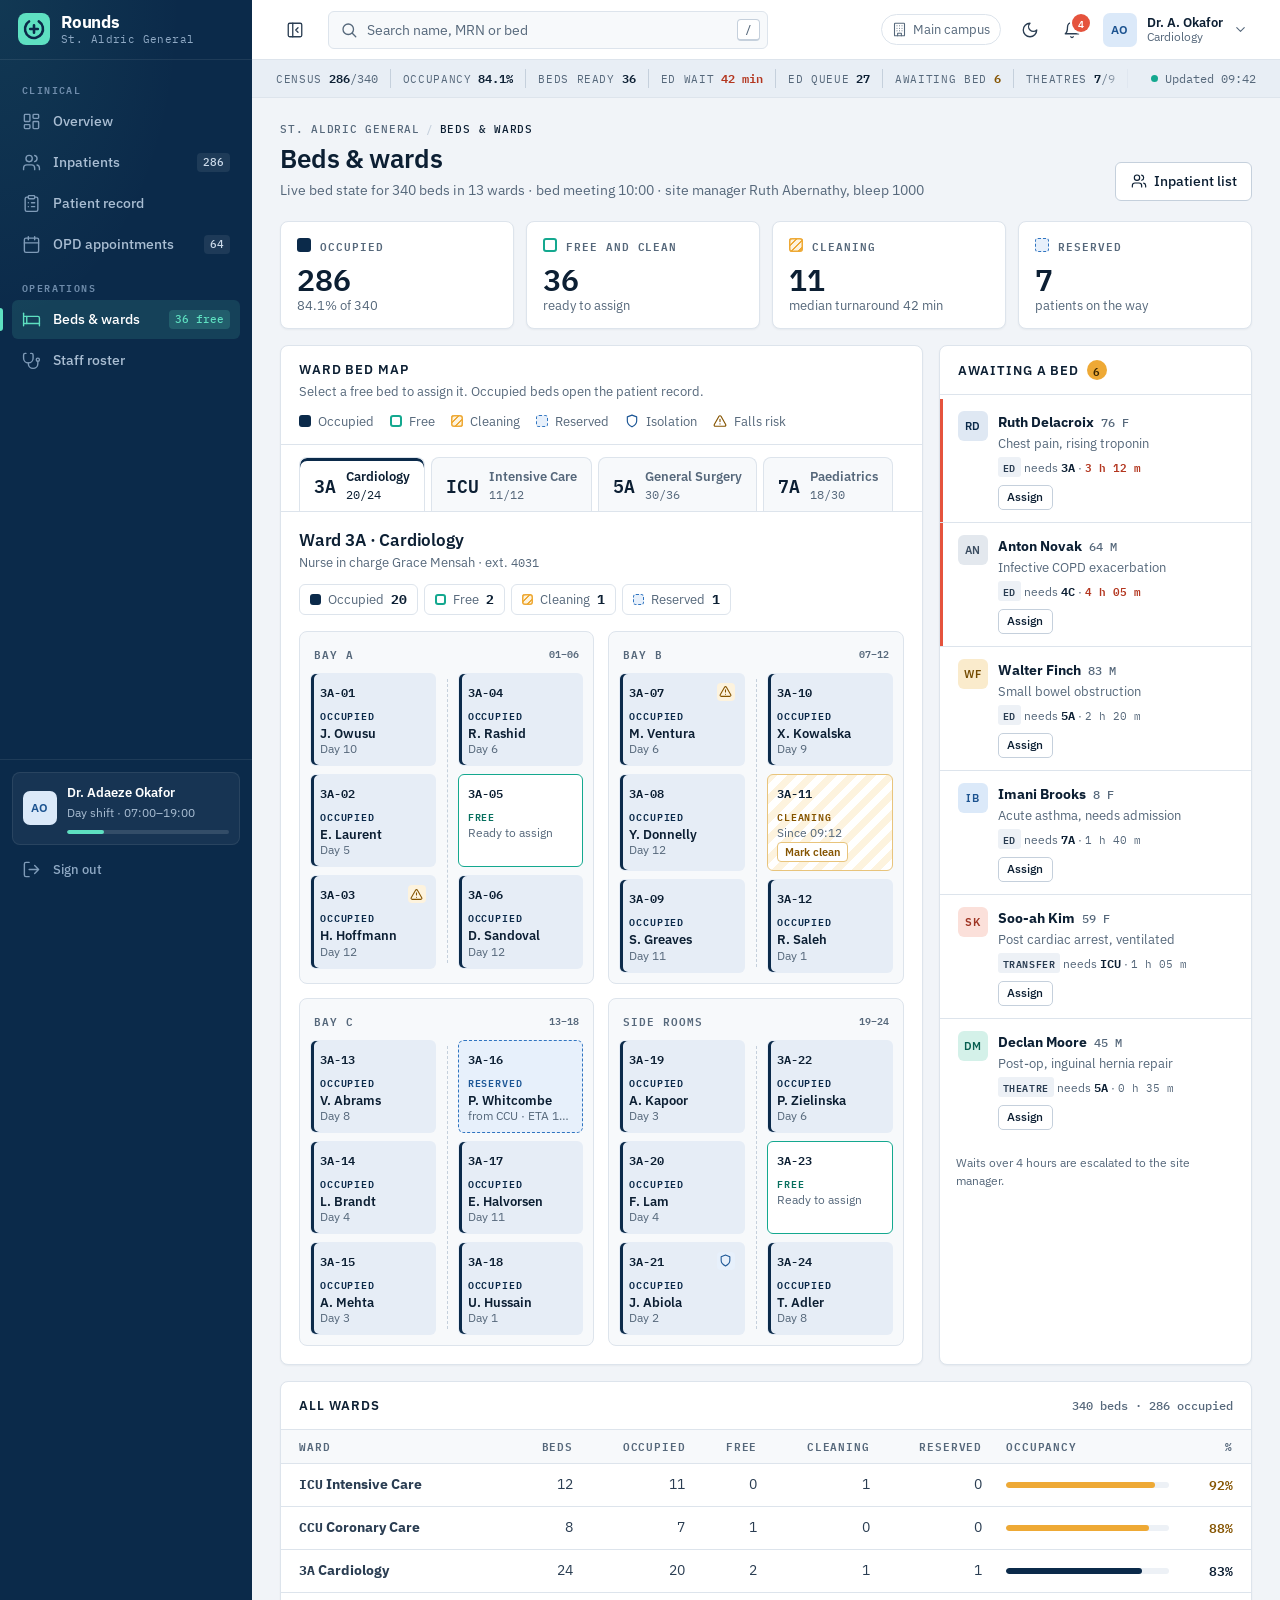
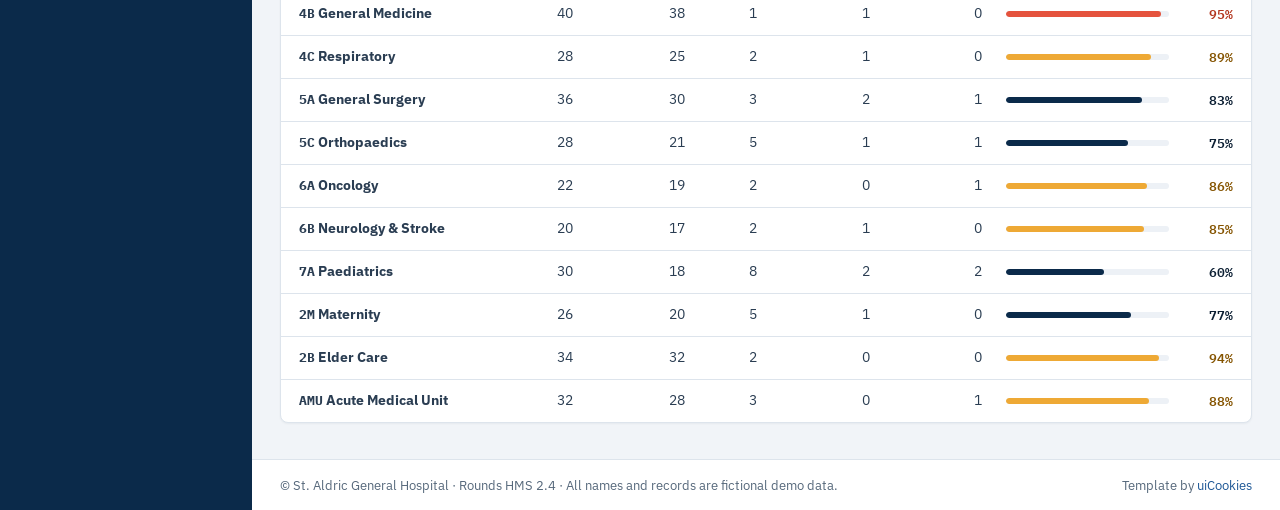
<file: beds.html>
<!doctype html>
<html lang="en" data-bs-theme="light">
<head>
  <meta charset="utf-8">
  <meta name="viewport" content="width=device-width, initial-scale=1">
  <title>Beds &amp; Wards — Rounds Hospital Management System</title>
  <meta name="description" content="Ward and bed map showing occupied, free, cleaning and reserved beds, a bed queue and an assign-bed dialog, plus occupancy for every ward.">
  <meta name="theme-color" content="#0b2a4a">
  <script>document.documentElement.classList.add('js');try{var t=localStorage.getItem('rounds-theme');if(!t&&window.matchMedia&&matchMedia('(prefers-color-scheme: dark)').matches)t='dark';if(t)document.documentElement.setAttribute('data-bs-theme',t);if(localStorage.getItem('rounds-sidebar')==='collapsed')document.documentElement.classList.add('sidebar-collapsed');}catch(e){}</script>
  <link rel="icon" href="data:image/svg+xml,%3Csvg xmlns='http://www.w3.org/2000/svg' viewBox='0 0 32 32'%3E%3Crect width='32' height='32' rx='8' fill='%235ee0c1'/%3E%3Ccircle cx='16' cy='16' r='9' fill='none' stroke='%230b2a4a' stroke-width='2.6' stroke-linecap='round' stroke-dasharray='46 11' transform='rotate(-58 16 16)'/%3E%3Cpath d='M16 12.2v7.6M12.2 16h7.6' stroke='%230b2a4a' stroke-width='2.6' stroke-linecap='round'/%3E%3C/svg%3E">
  <link rel="preconnect" href="https://fonts.googleapis.com">
  <link rel="preconnect" href="https://fonts.gstatic.com" crossorigin>
  <link rel="stylesheet" href="https://fonts.googleapis.com/css2?family=IBM+Plex+Mono:wght@400;500;600&amp;family=IBM+Plex+Sans:wght@400;500;600;700&amp;display=swap">
  <link rel="stylesheet" href="css/vendor/bootstrap.min.css">
  <link rel="stylesheet" href="css/style.css">
</head>
<body class="page-beds">
  <a class="skip-link" href="#main">Skip to main content</a>
  <div class="app">
  <aside class="sidebar offcanvas-lg offcanvas-start" id="sidebar" tabindex="-1" aria-labelledby="sidebar-title">
    <div class="sidebar-inner">
      <div class="sidebar-head">
        <a class="brand" href="index.html"><svg class="brand-mark" viewBox="0 0 32 32" aria-hidden="true" focusable="false"><rect width="32" height="32" rx="8" fill="#5ee0c1"/><circle cx="16" cy="16" r="9" fill="none" stroke="#0b2a4a" stroke-width="2.6" stroke-linecap="round" stroke-dasharray="46 11" transform="rotate(-58 16 16)"/><path d="M16 12.2v7.6M12.2 16h7.6" stroke="#0b2a4a" stroke-width="2.6" stroke-linecap="round"/></svg><span class="brand-text"><span class="brand-name" id="sidebar-title">Rounds</span><span class="brand-org">St. Aldric General</span></span></a>
        <button type="button" class="icon-btn icon-btn--dark d-lg-none" data-bs-dismiss="offcanvas" data-bs-target="#sidebar" aria-label="Close navigation"><svg class="ic" viewBox="0 0 24 24" aria-hidden="true" focusable="false"><path d="M18 6 6 18M6 6l12 12"/></svg></button>
      </div>
      <nav class="sidebar-nav" aria-label="Primary">
        <p class="nav-label">Clinical</p>
        <ul class="side-list">
          <li><a class="side-link" href="index.html" title="Overview"><svg class="ic" viewBox="0 0 24 24" aria-hidden="true" focusable="false"><rect x="3" y="3" width="7" height="9" rx="1"/><rect x="14" y="3" width="7" height="5" rx="1"/><rect x="14" y="12" width="7" height="9" rx="1"/><rect x="3" y="16" width="7" height="5" rx="1"/></svg><span class="side-label">Overview</span></a></li>
          <li><a class="side-link" href="patients.html" title="Inpatients"><svg class="ic" viewBox="0 0 24 24" aria-hidden="true" focusable="false"><path d="M16 21v-2a4 4 0 0 0-4-4H6a4 4 0 0 0-4 4v2"/><circle cx="9" cy="7" r="4"/><path d="M22 21v-2a4 4 0 0 0-3-3.87"/><path d="M16 3.13a4 4 0 0 1 0 7.75"/></svg><span class="side-label">Inpatients</span><span class="side-count">286</span></a></li>
          <li><a class="side-link" href="patient.html" title="Patient record"><svg class="ic" viewBox="0 0 24 24" aria-hidden="true" focusable="false"><rect x="8" y="2" width="8" height="4" rx="1"/><path d="M16 4h2a2 2 0 0 1 2 2v14a2 2 0 0 1-2 2H6a2 2 0 0 1-2-2V6a2 2 0 0 1 2-2h2"/><path d="M12 11h4M12 16h4M8 11h.01M8 16h.01"/></svg><span class="side-label">Patient record</span></a></li>
          <li><a class="side-link" href="appointments.html" title="OPD appointments"><svg class="ic" viewBox="0 0 24 24" aria-hidden="true" focusable="false"><rect x="3" y="4" width="18" height="18" rx="2"/><path d="M16 2v4M8 2v4M3 10h18"/></svg><span class="side-label">OPD appointments</span><span class="side-count">64</span></a></li>
        </ul>
        <p class="nav-label">Operations</p>
        <ul class="side-list">
          <li><a class="side-link is-active" href="beds.html" aria-current="page" title="Beds & wards"><svg class="ic" viewBox="0 0 24 24" aria-hidden="true" focusable="false"><path d="M2 4v16"/><path d="M2 8h18a2 2 0 0 1 2 2v10"/><path d="M2 17h20"/><path d="M6 8v9"/></svg><span class="side-label">Beds &amp; wards</span><span class="side-count">36 free</span></a></li>
          <li><a class="side-link" href="staff.html" title="Staff roster"><svg class="ic" viewBox="0 0 24 24" aria-hidden="true" focusable="false"><path d="M5 3H4a2 2 0 0 0-2 2v4a6 6 0 0 0 12 0V5a2 2 0 0 0-2-2h-1"/><path d="M8 15v1a6 6 0 0 0 12 0v-3"/><circle cx="20" cy="11" r="2"/></svg><span class="side-label">Staff roster</span></a></li>
        </ul>
      </nav>
      <div class="sidebar-foot">
        <div class="shift-card">
          <span class="av av--sky" aria-hidden="true">AO</span>
          <div class="shift-card-body">
            <strong>Dr. Adaeze Okafor</strong>
            <span>Day shift &middot; 07:00&ndash;19:00</span>
            <span class="shift-meter" role="img" aria-label="Shift 23 percent complete"><span style="width:23%"></span></span>
          </div>
        </div>
        <a class="side-link side-link--quiet" href="login.html" title="Sign out"><svg class="ic" viewBox="0 0 24 24" aria-hidden="true" focusable="false"><path d="M9 21H5a2 2 0 0 1-2-2V5a2 2 0 0 1 2-2h4"/><path d="m16 17 5-5-5-5M21 12H9"/></svg><span class="side-label">Sign out</span></a>
      </div>
    </div>
  </aside>
  <div class="app-main">
    <header class="topbar">
      <button class="icon-btn d-lg-none" type="button" data-bs-toggle="offcanvas" data-bs-target="#sidebar" aria-controls="sidebar" aria-label="Open navigation"><svg class="ic" viewBox="0 0 24 24" aria-hidden="true" focusable="false"><path d="M4 6h16M4 12h16M4 18h16"/></svg></button>
      <button class="icon-btn d-none d-lg-inline-flex" type="button" id="sidebar-collapse" aria-label="Collapse sidebar" aria-expanded="true"><svg class="ic" viewBox="0 0 24 24" aria-hidden="true" focusable="false"><rect x="3" y="3" width="18" height="18" rx="2"/><path d="M9 3v18"/><path d="m16 15-3-3 3-3"/></svg></button>
      <form class="topbar-search" role="search" action="patients.html" method="get">
        <label class="visually-hidden" for="global-search">Search patients by name, MRN or bed</label>
        <svg class="ic" viewBox="0 0 24 24" aria-hidden="true" focusable="false"><circle cx="11" cy="11" r="7"/><path d="m21 21-4.3-4.3"/></svg>
        <input id="global-search" name="q" type="search" placeholder="Search name, MRN or bed" autocomplete="off">
        <kbd class="kbd" aria-hidden="true">/</kbd>
      </form>
      <div class="topbar-actions">
        <span class="topbar-site d-none d-xl-inline-flex"><svg class="ic" viewBox="0 0 24 24" aria-hidden="true" focusable="false"><rect x="4" y="2" width="16" height="20" rx="1"/><path d="M9 22v-4h6v4M8 6h.01M16 6h.01M12 6h.01M12 10h.01M12 14h.01M16 10h.01M16 14h.01M8 10h.01M8 14h.01"/></svg> Main campus</span>
        <button class="icon-btn" type="button" id="theme-toggle" aria-label="Switch to dark theme"><svg class="ic ic-moon" viewBox="0 0 24 24" aria-hidden="true" focusable="false"><path d="M12 3a6 6 0 0 0 9 9 9 9 0 1 1-9-9Z"/></svg><svg class="ic ic-sun" viewBox="0 0 24 24" aria-hidden="true" focusable="false"><circle cx="12" cy="12" r="4"/><path d="M12 2v2M12 20v2M4.93 4.93l1.41 1.41M17.66 17.66l1.41 1.41M2 12h2M20 12h2M6.34 17.66l-1.41 1.41M19.07 4.93l-1.41 1.41"/></svg></button>
        <div class="dropdown">
          <button class="icon-btn" type="button" data-bs-toggle="dropdown" data-bs-auto-close="outside" aria-expanded="false" aria-label="Notifications, 4 unread" id="notif-btn"><svg class="ic" viewBox="0 0 24 24" aria-hidden="true" focusable="false"><path d="M6 8a6 6 0 0 1 12 0c0 7 3 9 3 9H3s3-2 3-9"/><path d="M10.3 21a1.94 1.94 0 0 0 3.4 0"/></svg><span class="notif-badge" id="notif-count">4</span></button>
          <div class="dropdown-menu dropdown-menu-end notif-menu">
            <div class="notif-head"><strong>Notifications</strong><button type="button" class="link-btn" id="notif-read">Mark all read</button></div>
            <ul class="notif-list"><li><a class="notif-item is-unread" href="patients.html"><span class="notif-icon notif-icon--coral"><svg class="ic" viewBox="0 0 24 24" aria-hidden="true" focusable="false"><path d="m21.73 18-8-14a2 2 0 0 0-3.48 0l-8 14A2 2 0 0 0 4 21h16a2 2 0 0 0 1.73-3Z"/><path d="M12 9v4M12 17h.01"/></svg></span><span class="notif-text"><strong>Critical potassium 6.3 mmol/L</strong><span>4B-22 &middot; K. Asante</span></span><time class="notif-time">4 min ago</time></a></li><li><a class="notif-item is-unread" href="beds.html"><span class="notif-icon notif-icon--amber"><svg class="ic" viewBox="0 0 24 24" aria-hidden="true" focusable="false"><circle cx="12" cy="12" r="9"/><path d="M12 7v5l3 2"/></svg></span><span class="notif-text"><strong>ED boarding over 4 hours</strong><span>2 patients awaiting medical beds</span></span><time class="notif-time">12 min ago</time></a></li><li><a class="notif-item is-unread" href="staff.html"><span class="notif-icon notif-icon--amber"><svg class="ic" viewBox="0 0 24 24" aria-hidden="true" focusable="false"><path d="M16 21v-2a4 4 0 0 0-4-4H6a4 4 0 0 0-4 4v2"/><circle cx="9" cy="7" r="4"/><path d="M22 21v-2a4 4 0 0 0-3-3.87"/><path d="M16 3.13a4 4 0 0 1 0 7.75"/></svg></span><span class="notif-text"><strong>4B night shift is 1 RN short</strong><span>Open shift offered to bank staff</span></span><time class="notif-time">26 min ago</time></a></li><li><a class="notif-item is-unread" href="patient.html"><span class="notif-icon notif-icon--teal"><svg class="ic" viewBox="0 0 24 24" aria-hidden="true" focusable="false"><rect x="3" y="4" width="18" height="18" rx="2"/><path d="M16 2v4M8 2v4M3 10h18"/></svg></span><span class="notif-text"><strong>Echo confirmed for M. Ventura</strong><span>Fri 25 Sep, 10:30 &middot; Cardiac Investigations</span></span><time class="notif-time">1 h ago</time></a></li></ul>
          </div>
        </div>
        <div class="dropdown">
          <button class="user-btn" type="button" data-bs-toggle="dropdown" aria-expanded="false" aria-label="Account menu for Dr. Adaeze Okafor"><span class="av av--sky" aria-hidden="true">AO</span><span class="user-meta"><strong>Dr. A. Okafor</strong><small>Cardiology</small></span><svg class="ic ic-sm" viewBox="0 0 24 24" aria-hidden="true" focusable="false"><path d="m6 9 6 6 6-6"/></svg></button>
          <ul class="dropdown-menu dropdown-menu-end user-menu">
            <li class="user-menu-head"><strong>Dr. Adaeze Okafor</strong><span>Consultant cardiologist &middot; Bleep 4471</span></li>
            <li><a class="dropdown-item" href="staff.html"><svg class="ic" viewBox="0 0 24 24" aria-hidden="true" focusable="false"><rect x="3" y="4" width="18" height="18" rx="2"/><path d="M16 2v4M8 2v4M3 10h18"/></svg> My shifts</a></li>
            <li><a class="dropdown-item" href="patients.html"><svg class="ic" viewBox="0 0 24 24" aria-hidden="true" focusable="false"><path d="M16 21v-2a4 4 0 0 0-4-4H6a4 4 0 0 0-4 4v2"/><circle cx="9" cy="7" r="4"/><path d="M22 21v-2a4 4 0 0 0-3-3.87"/><path d="M16 3.13a4 4 0 0 1 0 7.75"/></svg> My patients</a></li>
            <li><hr class="dropdown-divider"></li>
            <li><a class="dropdown-item" href="login.html"><svg class="ic" viewBox="0 0 24 24" aria-hidden="true" focusable="false"><path d="M9 21H5a2 2 0 0 1-2-2V5a2 2 0 0 1 2-2h4"/><path d="m16 17 5-5-5-5M21 12H9"/></svg> Sign out</a></li>
          </ul>
        </div>
      </div>
    </header>
    <div class="census" role="region" aria-label="Hospital census at 09:42">
      <ul class="census-list"><li class=""><span class="census-k">Census</span><span class="census-v">286<span class="census-of">/340</span></span></li><li class=""><span class="census-k">Occupancy</span><span class="census-v">84.1%</span></li><li class=""><span class="census-k">Beds ready</span><span class="census-v" data-census="free">36</span></li><li class="is-alert"><span class="census-k">ED wait</span><span class="census-v">42 min</span></li><li class=""><span class="census-k">ED queue</span><span class="census-v">27</span></li><li class="is-warn"><span class="census-k">Awaiting bed</span><span class="census-v">6</span></li><li class=""><span class="census-k">Theatres</span><span class="census-v">7<span class="census-of">/9</span></span></li><li class=""><span class="census-k">Admits</span><span class="census-v">31</span></li><li class=""><span class="census-k">Discharges</span><span class="census-v">9<span class="census-of">/38</span></span></li></ul>
      <span class="census-stamp"><span class="live-dot" aria-hidden="true"></span>Updated 09:42</span>
    </div>
    <main id="main" class="content" tabindex="-1">
      <div class="page-head">
        <div class="page-head-text">
          <nav aria-label="Breadcrumb"><ol class="crumbs"><li><a href="index.html">St. Aldric General</a></li><li aria-current="page">Beds &amp; wards</li></ol></nav>
          <h1 class="page-title">Beds &amp; wards</h1>
          <p class="page-sub">Live bed state for 340 beds in 13 wards &middot; bed meeting 10:00 &middot; site manager Ruth Abernathy, bleep 1000</p>
        </div>
        <div class="page-actions"><a class="btn btn-outline" href="patients.html"><svg class="ic" viewBox="0 0 24 24" aria-hidden="true" focusable="false"><path d="M16 21v-2a4 4 0 0 0-4-4H6a4 4 0 0 0-4 4v2"/><circle cx="9" cy="7" r="4"/><path d="M22 21v-2a4 4 0 0 0-3-3.87"/><path d="M16 3.13a4 4 0 0 1 0 7.75"/></svg> Inpatient list</a></div>
      </div>
      <ul class="bed-totals" aria-label="Hospital bed state">
        <li class="bt bt--occupied"><span class="bt-swatch" aria-hidden="true"></span><span class="bt-k">Occupied</span><strong>286</strong><span class="bt-sub">84.1% of 340</span></li>
        <li class="bt bt--free"><span class="bt-swatch" aria-hidden="true"></span><span class="bt-k">Free and clean</span><strong>36</strong><span class="bt-sub">ready to assign</span></li>
        <li class="bt bt--cleaning"><span class="bt-swatch" aria-hidden="true"></span><span class="bt-k">Cleaning</span><strong>11</strong><span class="bt-sub">median turnaround 42 min</span></li>
        <li class="bt bt--reserved"><span class="bt-swatch" aria-hidden="true"></span><span class="bt-k">Reserved</span><strong>7</strong><span class="bt-sub">patients on the way</span></li>
      </ul>
      <div class="row g-3 mb-3">
        <div class="col-xl-8">
          <section class="panel" aria-labelledby="map-title">
            <header class="panel-head">
              <div>
                <h2 class="panel-title" id="map-title">Ward bed map</h2>
                <p class="panel-sub">Select a free bed to assign it. Occupied beds open the patient record.</p>
              </div>
              <ul class="legend legend--beds" aria-label="Legend">
                <li><span class="swatch swatch--occupied"></span>Occupied</li>
                <li><span class="swatch swatch--free"></span>Free</li>
                <li><span class="swatch swatch--cleaning"></span>Cleaning</li>
                <li><span class="swatch swatch--reserved"></span>Reserved</li>
                <li><svg class="ic ic-xs legend-ic legend-ic--iso" viewBox="0 0 24 24" aria-hidden="true" focusable="false"><path d="M12 22s8-4 8-10V5l-8-3-8 3v7c0 6 8 10 8 10"/></svg> Isolation</li>
                <li><svg class="ic ic-xs legend-ic legend-ic--falls" viewBox="0 0 24 24" aria-hidden="true" focusable="false"><path d="m21.73 18-8-14a2 2 0 0 0-3.48 0l-8 14A2 2 0 0 0 4 21h16a2 2 0 0 0 1.73-3Z"/><path d="M12 9v4M12 17h.01"/></svg> Falls risk</li>
              </ul>
            </header>
            <div class="ward-tabs js-only" role="tablist" aria-label="Wards"><button type="button" role="tab" class="ward-tab" id="tab-3a" aria-controls="ward-3a" aria-selected="true"><span class="ward-tab-code">3A</span><span class="ward-tab-name">Cardiology</span><span class="ward-tab-occ mono" data-occ="3A">20/24</span></button><button type="button" role="tab" class="ward-tab" id="tab-icu" aria-controls="ward-icu" aria-selected="false" tabindex="-1"><span class="ward-tab-code">ICU</span><span class="ward-tab-name">Intensive Care</span><span class="ward-tab-occ mono" data-occ="ICU">11/12</span></button><button type="button" role="tab" class="ward-tab" id="tab-5a" aria-controls="ward-5a" aria-selected="false" tabindex="-1"><span class="ward-tab-code">5A</span><span class="ward-tab-name">General Surgery</span><span class="ward-tab-occ mono" data-occ="5A">30/36</span></button><button type="button" role="tab" class="ward-tab" id="tab-7a" aria-controls="ward-7a" aria-selected="false" tabindex="-1"><span class="ward-tab-code">7A</span><span class="ward-tab-name">Paediatrics</span><span class="ward-tab-occ mono" data-occ="7A">18/30</span></button></div>
            <div class="panel-body">
            <div class="ward-panel" role="tabpanel" id="ward-3a" aria-labelledby="tab-3a" data-ward="3A">
              <div class="ward-head">
                <div>
                  <h3 class="ward-title">Ward 3A &middot; Cardiology</h3>
                  <p class="ward-meta">Nurse in charge Grace Mensah &middot; ext. <span class="mono">4031</span></p>
                </div>
                <ul class="ward-counts" aria-label="Ward 3A bed counts">
                  <li class="wc wc--occupied"><span class="bt-swatch" aria-hidden="true"></span>Occupied <strong data-count="occupied">20</strong></li>
                  <li class="wc wc--free"><span class="bt-swatch" aria-hidden="true"></span>Free <strong data-count="free">2</strong></li>
                  <li class="wc wc--cleaning"><span class="bt-swatch" aria-hidden="true"></span>Cleaning <strong data-count="cleaning">1</strong></li>
                  <li class="wc wc--reserved"><span class="bt-swatch" aria-hidden="true"></span>Reserved <strong data-count="reserved">1</strong></li>
                </ul>
              </div>
              <div class="ward-floor"><section class="bay" aria-label="Cardiology Bay A"><h4 class="bay-title">Bay A <span class="mono">01&ndash;06</span></h4><ul class="bay-beds"><li class="bed bed--occupied" data-bed="3A-01"><a class="bed-hit" href="patient.html"><span class="bed-top"><span class="bed-no">3A-01</span></span><span class="bed-state">Occupied</span><span class="bed-pt">J. Owusu</span><span class="bed-meta">Day 10</span></a></li><li class="bed bed--occupied" data-bed="3A-02"><a class="bed-hit" href="patient.html"><span class="bed-top"><span class="bed-no">3A-02</span></span><span class="bed-state">Occupied</span><span class="bed-pt">E. Laurent</span><span class="bed-meta">Day 5</span></a></li><li class="bed bed--occupied" data-bed="3A-03"><a class="bed-hit" href="patient.html"><span class="bed-top"><span class="bed-no">3A-03</span><span class="bed-flag bed-flag--falls" title="Falls risk"><svg class="ic ic-xs" viewBox="0 0 24 24" aria-hidden="true" focusable="false"><path d="m21.73 18-8-14a2 2 0 0 0-3.48 0l-8 14A2 2 0 0 0 4 21h16a2 2 0 0 0 1.73-3Z"/><path d="M12 9v4M12 17h.01"/></svg><span class="visually-hidden">Falls risk</span></span></span><span class="bed-state">Occupied</span><span class="bed-pt">H. Hoffmann</span><span class="bed-meta">Day 12</span></a></li><li class="bed bed--occupied" data-bed="3A-04"><a class="bed-hit" href="patient.html"><span class="bed-top"><span class="bed-no">3A-04</span></span><span class="bed-state">Occupied</span><span class="bed-pt">R. Rashid</span><span class="bed-meta">Day 6</span></a></li><li class="bed bed--free" data-bed="3A-05"><button type="button" class="bed-hit" data-assign="3A-05"><span class="bed-top"><span class="bed-no">3A-05</span></span><span class="bed-state">Free</span><span class="bed-meta">Ready to assign</span></button></li><li class="bed bed--occupied" data-bed="3A-06"><a class="bed-hit" href="patient.html"><span class="bed-top"><span class="bed-no">3A-06</span></span><span class="bed-state">Occupied</span><span class="bed-pt">D. Sandoval</span><span class="bed-meta">Day 12</span></a></li></ul></section><section class="bay" aria-label="Cardiology Bay B"><h4 class="bay-title">Bay B <span class="mono">07&ndash;12</span></h4><ul class="bay-beds"><li class="bed bed--occupied" data-bed="3A-07"><a class="bed-hit" href="patient.html"><span class="bed-top"><span class="bed-no">3A-07</span><span class="bed-flag bed-flag--falls" title="Falls risk"><svg class="ic ic-xs" viewBox="0 0 24 24" aria-hidden="true" focusable="false"><path d="m21.73 18-8-14a2 2 0 0 0-3.48 0l-8 14A2 2 0 0 0 4 21h16a2 2 0 0 0 1.73-3Z"/><path d="M12 9v4M12 17h.01"/></svg><span class="visually-hidden">Falls risk</span></span></span><span class="bed-state">Occupied</span><span class="bed-pt">M. Ventura</span><span class="bed-meta">Day 6</span></a></li><li class="bed bed--occupied" data-bed="3A-08"><a class="bed-hit" href="patient.html"><span class="bed-top"><span class="bed-no">3A-08</span></span><span class="bed-state">Occupied</span><span class="bed-pt">Y. Donnelly</span><span class="bed-meta">Day 12</span></a></li><li class="bed bed--occupied" data-bed="3A-09"><a class="bed-hit" href="patient.html"><span class="bed-top"><span class="bed-no">3A-09</span></span><span class="bed-state">Occupied</span><span class="bed-pt">S. Greaves</span><span class="bed-meta">Day 11</span></a></li><li class="bed bed--occupied" data-bed="3A-10"><a class="bed-hit" href="patient.html"><span class="bed-top"><span class="bed-no">3A-10</span></span><span class="bed-state">Occupied</span><span class="bed-pt">X. Kowalska</span><span class="bed-meta">Day 9</span></a></li><li class="bed bed--cleaning" data-bed="3A-11"><div class="bed-hit"><span class="bed-top"><span class="bed-no">3A-11</span></span><span class="bed-state">Cleaning</span><span class="bed-meta">Since 09:12</span><button type="button" class="bed-action" data-clean="3A-11">Mark clean<span class="visually-hidden"> 3A-11</span></button></div></li><li class="bed bed--occupied" data-bed="3A-12"><a class="bed-hit" href="patient.html"><span class="bed-top"><span class="bed-no">3A-12</span></span><span class="bed-state">Occupied</span><span class="bed-pt">R. Saleh</span><span class="bed-meta">Day 1</span></a></li></ul></section><section class="bay" aria-label="Cardiology Bay C"><h4 class="bay-title">Bay C <span class="mono">13&ndash;18</span></h4><ul class="bay-beds"><li class="bed bed--occupied" data-bed="3A-13"><a class="bed-hit" href="patient.html"><span class="bed-top"><span class="bed-no">3A-13</span></span><span class="bed-state">Occupied</span><span class="bed-pt">V. Abrams</span><span class="bed-meta">Day 8</span></a></li><li class="bed bed--occupied" data-bed="3A-14"><a class="bed-hit" href="patient.html"><span class="bed-top"><span class="bed-no">3A-14</span></span><span class="bed-state">Occupied</span><span class="bed-pt">L. Brandt</span><span class="bed-meta">Day 4</span></a></li><li class="bed bed--occupied" data-bed="3A-15"><a class="bed-hit" href="patient.html"><span class="bed-top"><span class="bed-no">3A-15</span></span><span class="bed-state">Occupied</span><span class="bed-pt">A. Mehta</span><span class="bed-meta">Day 3</span></a></li><li class="bed bed--reserved" data-bed="3A-16"><div class="bed-hit"><span class="bed-top"><span class="bed-no">3A-16</span></span><span class="bed-state">Reserved</span><span class="bed-pt">P. Whitcombe</span><span class="bed-meta">from CCU &middot; ETA 10:15</span></div></li><li class="bed bed--occupied" data-bed="3A-17"><a class="bed-hit" href="patient.html"><span class="bed-top"><span class="bed-no">3A-17</span></span><span class="bed-state">Occupied</span><span class="bed-pt">E. Halvorsen</span><span class="bed-meta">Day 11</span></a></li><li class="bed bed--occupied" data-bed="3A-18"><a class="bed-hit" href="patient.html"><span class="bed-top"><span class="bed-no">3A-18</span></span><span class="bed-state">Occupied</span><span class="bed-pt">U. Hussain</span><span class="bed-meta">Day 1</span></a></li></ul></section><section class="bay bay--side" aria-label="Cardiology Side rooms"><h4 class="bay-title">Side rooms <span class="mono">19&ndash;24</span></h4><ul class="bay-beds"><li class="bed bed--occupied" data-bed="3A-19"><a class="bed-hit" href="patient.html"><span class="bed-top"><span class="bed-no">3A-19</span></span><span class="bed-state">Occupied</span><span class="bed-pt">A. Kapoor</span><span class="bed-meta">Day 3</span></a></li><li class="bed bed--occupied" data-bed="3A-20"><a class="bed-hit" href="patient.html"><span class="bed-top"><span class="bed-no">3A-20</span></span><span class="bed-state">Occupied</span><span class="bed-pt">F. Lam</span><span class="bed-meta">Day 4</span></a></li><li class="bed bed--occupied" data-bed="3A-21"><a class="bed-hit" href="patient.html"><span class="bed-top"><span class="bed-no">3A-21</span><span class="bed-flag bed-flag--iso" title="Isolation"><svg class="ic ic-xs" viewBox="0 0 24 24" aria-hidden="true" focusable="false"><path d="M12 22s8-4 8-10V5l-8-3-8 3v7c0 6 8 10 8 10"/></svg><span class="visually-hidden">Isolation</span></span></span><span class="bed-state">Occupied</span><span class="bed-pt">J. Abiola</span><span class="bed-meta">Day 2</span></a></li><li class="bed bed--occupied" data-bed="3A-22"><a class="bed-hit" href="patient.html"><span class="bed-top"><span class="bed-no">3A-22</span></span><span class="bed-state">Occupied</span><span class="bed-pt">P. Zielinska</span><span class="bed-meta">Day 6</span></a></li><li class="bed bed--free" data-bed="3A-23"><button type="button" class="bed-hit" data-assign="3A-23"><span class="bed-top"><span class="bed-no">3A-23</span></span><span class="bed-state">Free</span><span class="bed-meta">Ready to assign</span></button></li><li class="bed bed--occupied" data-bed="3A-24"><a class="bed-hit" href="patient.html"><span class="bed-top"><span class="bed-no">3A-24</span></span><span class="bed-state">Occupied</span><span class="bed-pt">T. Adler</span><span class="bed-meta">Day 8</span></a></li></ul></section></div>
            </div>
            <div class="ward-panel" role="tabpanel" id="ward-icu" aria-labelledby="tab-icu" data-ward="ICU">
              <div class="ward-head">
                <div>
                  <h3 class="ward-title">Ward ICU &middot; Intensive Care</h3>
                  <p class="ward-meta">Nurse in charge Sofia Lindqvist &middot; ext. <span class="mono">2200</span></p>
                </div>
                <ul class="ward-counts" aria-label="Ward ICU bed counts">
                  <li class="wc wc--occupied"><span class="bt-swatch" aria-hidden="true"></span>Occupied <strong data-count="occupied">11</strong></li>
                  <li class="wc wc--free"><span class="bt-swatch" aria-hidden="true"></span>Free <strong data-count="free">0</strong></li>
                  <li class="wc wc--cleaning"><span class="bt-swatch" aria-hidden="true"></span>Cleaning <strong data-count="cleaning">1</strong></li>
                  <li class="wc wc--reserved"><span class="bt-swatch" aria-hidden="true"></span>Reserved <strong data-count="reserved">0</strong></li>
                </ul>
              </div>
              <div class="ward-floor ward-floor--icu"><section class="bay" aria-label="Intensive Care Pod A"><h4 class="bay-title">Pod A <span class="mono">01&ndash;06</span></h4><ul class="bay-beds"><li class="bed bed--occupied" data-bed="ICU-01"><a class="bed-hit" href="patient.html"><span class="bed-top"><span class="bed-no">ICU-01</span></span><span class="bed-state">Occupied</span><span class="bed-pt">M. Serrano</span><span class="bed-meta">Day 4</span></a></li><li class="bed bed--occupied" data-bed="ICU-02"><a class="bed-hit" href="patient.html"><span class="bed-top"><span class="bed-no">ICU-02</span></span><span class="bed-state">Occupied</span><span class="bed-pt">T. Engel</span><span class="bed-meta">Day 4</span></a></li><li class="bed bed--occupied" data-bed="ICU-03"><a class="bed-hit" href="patient.html"><span class="bed-top"><span class="bed-no">ICU-03</span></span><span class="bed-state">Occupied</span><span class="bed-pt">K. Tanaka</span><span class="bed-meta">Day 7</span></a></li><li class="bed bed--occupied" data-bed="ICU-04"><a class="bed-hit" href="patient.html"><span class="bed-top"><span class="bed-no">ICU-04</span></span><span class="bed-state">Occupied</span><span class="bed-pt">D. Dube</span><span class="bed-meta">Day 9</span></a></li><li class="bed bed--occupied" data-bed="ICU-05"><a class="bed-hit" href="patient.html"><span class="bed-top"><span class="bed-no">ICU-05</span></span><span class="bed-state">Occupied</span><span class="bed-pt">R. Osman</span><span class="bed-meta">Day 2</span></a></li><li class="bed bed--occupied" data-bed="ICU-06"><a class="bed-hit" href="patient.html"><span class="bed-top"><span class="bed-no">ICU-06</span></span><span class="bed-state">Occupied</span><span class="bed-pt">D. Volkov</span><span class="bed-meta">Day 3</span></a></li></ul></section><section class="bay" aria-label="Intensive Care Pod B"><h4 class="bay-title">Pod B <span class="mono">07&ndash;12</span></h4><ul class="bay-beds"><li class="bed bed--occupied" data-bed="ICU-07"><a class="bed-hit" href="patient.html"><span class="bed-top"><span class="bed-no">ICU-07</span></span><span class="bed-state">Occupied</span><span class="bed-pt">Z. Obi</span><span class="bed-meta">Day 10</span></a></li><li class="bed bed--occupied" data-bed="ICU-08"><a class="bed-hit" href="patient.html"><span class="bed-top"><span class="bed-no">ICU-08</span></span><span class="bed-state">Occupied</span><span class="bed-pt">L. Berg</span><span class="bed-meta">Day 4</span></a></li><li class="bed bed--cleaning" data-bed="ICU-09"><div class="bed-hit"><span class="bed-top"><span class="bed-no">ICU-09</span></span><span class="bed-state">Cleaning</span><span class="bed-meta">Since 09:25</span><button type="button" class="bed-action" data-clean="ICU-09">Mark clean<span class="visually-hidden"> ICU-09</span></button></div></li><li class="bed bed--occupied" data-bed="ICU-10"><a class="bed-hit" href="patient.html"><span class="bed-top"><span class="bed-no">ICU-10</span></span><span class="bed-state">Occupied</span><span class="bed-pt">Y. Vries</span><span class="bed-meta">Day 1</span></a></li><li class="bed bed--occupied" data-bed="ICU-11"><a class="bed-hit" href="patient.html"><span class="bed-top"><span class="bed-no">ICU-11</span><span class="bed-flag bed-flag--iso" title="Isolation"><svg class="ic ic-xs" viewBox="0 0 24 24" aria-hidden="true" focusable="false"><path d="M12 22s8-4 8-10V5l-8-3-8 3v7c0 6 8 10 8 10"/></svg><span class="visually-hidden">Isolation</span></span></span><span class="bed-state">Occupied</span><span class="bed-pt">T. Vogel</span><span class="bed-meta">Day 12</span></a></li><li class="bed bed--occupied" data-bed="ICU-12"><a class="bed-hit" href="patient.html"><span class="bed-top"><span class="bed-no">ICU-12</span></span><span class="bed-state">Occupied</span><span class="bed-pt">G. Holm</span><span class="bed-meta">Day 4</span></a></li></ul></section></div>
            </div>
            <div class="ward-panel" role="tabpanel" id="ward-5a" aria-labelledby="tab-5a" data-ward="5A">
              <div class="ward-head">
                <div>
                  <h3 class="ward-title">Ward 5A &middot; General Surgery</h3>
                  <p class="ward-meta">Nurse in charge Daniel Kowalczyk &middot; ext. <span class="mono">5102</span></p>
                </div>
                <ul class="ward-counts" aria-label="Ward 5A bed counts">
                  <li class="wc wc--occupied"><span class="bt-swatch" aria-hidden="true"></span>Occupied <strong data-count="occupied">30</strong></li>
                  <li class="wc wc--free"><span class="bt-swatch" aria-hidden="true"></span>Free <strong data-count="free">3</strong></li>
                  <li class="wc wc--cleaning"><span class="bt-swatch" aria-hidden="true"></span>Cleaning <strong data-count="cleaning">2</strong></li>
                  <li class="wc wc--reserved"><span class="bt-swatch" aria-hidden="true"></span>Reserved <strong data-count="reserved">1</strong></li>
                </ul>
              </div>
              <div class="ward-floor"><section class="bay" aria-label="General Surgery Bay A"><h4 class="bay-title">Bay A <span class="mono">01&ndash;06</span></h4><ul class="bay-beds"><li class="bed bed--occupied" data-bed="5A-01"><a class="bed-hit" href="patient.html"><span class="bed-top"><span class="bed-no">5A-01</span></span><span class="bed-state">Occupied</span><span class="bed-pt">O. Nyberg</span><span class="bed-meta">Day 7</span></a></li><li class="bed bed--occupied" data-bed="5A-02"><a class="bed-hit" href="patient.html"><span class="bed-top"><span class="bed-no">5A-02</span></span><span class="bed-state">Occupied</span><span class="bed-pt">A. Marchand</span><span class="bed-meta">Day 5</span></a></li><li class="bed bed--occupied" data-bed="5A-03"><a class="bed-hit" href="patient.html"><span class="bed-top"><span class="bed-no">5A-03</span></span><span class="bed-state">Occupied</span><span class="bed-pt">O. Adeyemi</span><span class="bed-meta">Day 4</span></a></li><li class="bed bed--occupied" data-bed="5A-04"><a class="bed-hit" href="patient.html"><span class="bed-top"><span class="bed-no">5A-04</span></span><span class="bed-state">Occupied</span><span class="bed-pt">E. Kjaer</span><span class="bed-meta">Day 3</span></a></li><li class="bed bed--occupied" data-bed="5A-05"><a class="bed-hit" href="patient.html"><span class="bed-top"><span class="bed-no">5A-05</span></span><span class="bed-state">Occupied</span><span class="bed-pt">Q. Eze</span><span class="bed-meta">Day 7</span></a></li><li class="bed bed--occupied" data-bed="5A-06"><a class="bed-hit" href="patient.html"><span class="bed-top"><span class="bed-no">5A-06</span></span><span class="bed-state">Occupied</span><span class="bed-pt">B. Ashworth</span><span class="bed-meta">Day 3</span></a></li></ul></section><section class="bay" aria-label="General Surgery Bay B"><h4 class="bay-title">Bay B <span class="mono">07&ndash;12</span></h4><ul class="bay-beds"><li class="bed bed--occupied" data-bed="5A-07"><a class="bed-hit" href="patient.html"><span class="bed-top"><span class="bed-no">5A-07</span></span><span class="bed-state">Occupied</span><span class="bed-pt">I. Novak</span><span class="bed-meta">Day 2</span></a></li><li class="bed bed--free" data-bed="5A-08"><button type="button" class="bed-hit" data-assign="5A-08"><span class="bed-top"><span class="bed-no">5A-08</span></span><span class="bed-state">Free</span><span class="bed-meta">Ready to assign</span></button></li><li class="bed bed--occupied" data-bed="5A-09"><a class="bed-hit" href="patient.html"><span class="bed-top"><span class="bed-no">5A-09</span><span class="bed-flag bed-flag--falls" title="Falls risk"><svg class="ic ic-xs" viewBox="0 0 24 24" aria-hidden="true" focusable="false"><path d="m21.73 18-8-14a2 2 0 0 0-3.48 0l-8 14A2 2 0 0 0 4 21h16a2 2 0 0 0 1.73-3Z"/><path d="M12 9v4M12 17h.01"/></svg><span class="visually-hidden">Falls risk</span></span></span><span class="bed-state">Occupied</span><span class="bed-pt">T. Pemberton</span><span class="bed-meta">Day 3</span></a></li><li class="bed bed--occupied" data-bed="5A-10"><a class="bed-hit" href="patient.html"><span class="bed-top"><span class="bed-no">5A-10</span></span><span class="bed-state">Occupied</span><span class="bed-pt">O. Yilmaz</span><span class="bed-meta">Day 10</span></a></li><li class="bed bed--occupied" data-bed="5A-11"><a class="bed-hit" href="patient.html"><span class="bed-top"><span class="bed-no">5A-11</span></span><span class="bed-state">Occupied</span><span class="bed-pt">E. Qureshi</span><span class="bed-meta">Day 10</span></a></li><li class="bed bed--occupied" data-bed="5A-12"><a class="bed-hit" href="patient.html"><span class="bed-top"><span class="bed-no">5A-12</span></span><span class="bed-state">Occupied</span><span class="bed-pt">J. Park</span><span class="bed-meta">Day 2</span></a></li></ul></section><section class="bay" aria-label="General Surgery Bay C"><h4 class="bay-title">Bay C <span class="mono">13&ndash;18</span></h4><ul class="bay-beds"><li class="bed bed--occupied" data-bed="5A-13"><a class="bed-hit" href="patient.html"><span class="bed-top"><span class="bed-no">5A-13</span></span><span class="bed-state">Occupied</span><span class="bed-pt">P. Farooq</span><span class="bed-meta">Day 8</span></a></li><li class="bed bed--cleaning" data-bed="5A-14"><div class="bed-hit"><span class="bed-top"><span class="bed-no">5A-14</span></span><span class="bed-state">Cleaning</span><span class="bed-meta">Since 08:58</span><button type="button" class="bed-action" data-clean="5A-14">Mark clean<span class="visually-hidden"> 5A-14</span></button></div></li><li class="bed bed--occupied" data-bed="5A-15"><a class="bed-hit" href="patient.html"><span class="bed-top"><span class="bed-no">5A-15</span></span><span class="bed-state">Occupied</span><span class="bed-pt">L. Iyer</span><span class="bed-meta">Day 3</span></a></li><li class="bed bed--occupied" data-bed="5A-16"><a class="bed-hit" href="patient.html"><span class="bed-top"><span class="bed-no">5A-16</span></span><span class="bed-state">Occupied</span><span class="bed-pt">N. Pellegrini</span><span class="bed-meta">Day 3</span></a></li><li class="bed bed--occupied" data-bed="5A-17"><a class="bed-hit" href="patient.html"><span class="bed-top"><span class="bed-no">5A-17</span></span><span class="bed-state">Occupied</span><span class="bed-pt">H. Ilic</span><span class="bed-meta">Day 1</span></a></li><li class="bed bed--occupied" data-bed="5A-18"><a class="bed-hit" href="patient.html"><span class="bed-top"><span class="bed-no">5A-18</span></span><span class="bed-state">Occupied</span><span class="bed-pt">Y. Farouk</span><span class="bed-meta">Day 3</span></a></li></ul></section><section class="bay" aria-label="General Surgery Bay D"><h4 class="bay-title">Bay D <span class="mono">19&ndash;24</span></h4><ul class="bay-beds"><li class="bed bed--occupied" data-bed="5A-19"><a class="bed-hit" href="patient.html"><span class="bed-top"><span class="bed-no">5A-19</span></span><span class="bed-state">Occupied</span><span class="bed-pt">M. Wojcik</span><span class="bed-meta">Day 1</span></a></li><li class="bed bed--occupied" data-bed="5A-20"><a class="bed-hit" href="patient.html"><span class="bed-top"><span class="bed-no">5A-20</span></span><span class="bed-state">Occupied</span><span class="bed-pt">R. Castell</span><span class="bed-meta">Day 4</span></a></li><li class="bed bed--occupied" data-bed="5A-21"><a class="bed-hit" href="patient.html"><span class="bed-top"><span class="bed-no">5A-21</span></span><span class="bed-state">Occupied</span><span class="bed-pt">M. Horak</span><span class="bed-meta">Day 4</span></a></li><li class="bed bed--reserved" data-bed="5A-22"><div class="bed-hit"><span class="bed-top"><span class="bed-no">5A-22</span></span><span class="bed-state">Reserved</span><span class="bed-pt">D. Moore</span><span class="bed-meta">from theatre &middot; ETA 10:05</span></div></li><li class="bed bed--occupied" data-bed="5A-23"><a class="bed-hit" href="patient.html"><span class="bed-top"><span class="bed-no">5A-23</span></span><span class="bed-state">Occupied</span><span class="bed-pt">A. Doyle</span><span class="bed-meta">Day 3</span></a></li><li class="bed bed--occupied" data-bed="5A-24"><a class="bed-hit" href="patient.html"><span class="bed-top"><span class="bed-no">5A-24</span></span><span class="bed-state">Occupied</span><span class="bed-pt">C. Lindahl</span><span class="bed-meta">Day 3</span></a></li></ul></section><section class="bay" aria-label="General Surgery Bay E"><h4 class="bay-title">Bay E <span class="mono">25&ndash;30</span></h4><ul class="bay-beds"><li class="bed bed--occupied" data-bed="5A-25"><a class="bed-hit" href="patient.html"><span class="bed-top"><span class="bed-no">5A-25</span></span><span class="bed-state">Occupied</span><span class="bed-pt">F. Aziz</span><span class="bed-meta">Day 5</span></a></li><li class="bed bed--free" data-bed="5A-26"><button type="button" class="bed-hit" data-assign="5A-26"><span class="bed-top"><span class="bed-no">5A-26</span></span><span class="bed-state">Free</span><span class="bed-meta">Ready to assign</span></button></li><li class="bed bed--occupied" data-bed="5A-27"><a class="bed-hit" href="patient.html"><span class="bed-top"><span class="bed-no">5A-27</span><span class="bed-flag bed-flag--falls" title="Falls risk"><svg class="ic ic-xs" viewBox="0 0 24 24" aria-hidden="true" focusable="false"><path d="m21.73 18-8-14a2 2 0 0 0-3.48 0l-8 14A2 2 0 0 0 4 21h16a2 2 0 0 0 1.73-3Z"/><path d="M12 9v4M12 17h.01"/></svg><span class="visually-hidden">Falls risk</span></span></span><span class="bed-state">Occupied</span><span class="bed-pt">M. Quinlan</span><span class="bed-meta">Day 6</span></a></li><li class="bed bed--occupied" data-bed="5A-28"><a class="bed-hit" href="patient.html"><span class="bed-top"><span class="bed-no">5A-28</span></span><span class="bed-state">Occupied</span><span class="bed-pt">N. Moreno</span><span class="bed-meta">Day 4</span></a></li><li class="bed bed--cleaning" data-bed="5A-29"><div class="bed-hit"><span class="bed-top"><span class="bed-no">5A-29</span></span><span class="bed-state">Cleaning</span><span class="bed-meta">Since 09:30</span><button type="button" class="bed-action" data-clean="5A-29">Mark clean<span class="visually-hidden"> 5A-29</span></button></div></li><li class="bed bed--occupied" data-bed="5A-30"><a class="bed-hit" href="patient.html"><span class="bed-top"><span class="bed-no">5A-30</span></span><span class="bed-state">Occupied</span><span class="bed-pt">D. Radu</span><span class="bed-meta">Day 9</span></a></li></ul></section><section class="bay bay--side" aria-label="General Surgery Side rooms"><h4 class="bay-title">Side rooms <span class="mono">31&ndash;36</span></h4><ul class="bay-beds"><li class="bed bed--occupied" data-bed="5A-31"><a class="bed-hit" href="patient.html"><span class="bed-top"><span class="bed-no">5A-31</span></span><span class="bed-state">Occupied</span><span class="bed-pt">Z. Keane</span><span class="bed-meta">Day 11</span></a></li><li class="bed bed--occupied" data-bed="5A-32"><a class="bed-hit" href="patient.html"><span class="bed-top"><span class="bed-no">5A-32</span></span><span class="bed-state">Occupied</span><span class="bed-pt">S. Toth</span><span class="bed-meta">Day 11</span></a></li><li class="bed bed--occupied" data-bed="5A-33"><a class="bed-hit" href="patient.html"><span class="bed-top"><span class="bed-no">5A-33</span><span class="bed-flag bed-flag--iso" title="Isolation"><svg class="ic ic-xs" viewBox="0 0 24 24" aria-hidden="true" focusable="false"><path d="M12 22s8-4 8-10V5l-8-3-8 3v7c0 6 8 10 8 10"/></svg><span class="visually-hidden">Isolation</span></span></span><span class="bed-state">Occupied</span><span class="bed-pt">F. Hartley</span><span class="bed-meta">Day 4</span></a></li><li class="bed bed--free" data-bed="5A-34"><button type="button" class="bed-hit" data-assign="5A-34"><span class="bed-top"><span class="bed-no">5A-34</span></span><span class="bed-state">Free</span><span class="bed-meta">Ready to assign</span></button></li><li class="bed bed--occupied" data-bed="5A-35"><a class="bed-hit" href="patient.html"><span class="bed-top"><span class="bed-no">5A-35</span></span><span class="bed-state">Occupied</span><span class="bed-pt">K. Fitzgerald</span><span class="bed-meta">Day 3</span></a></li><li class="bed bed--occupied" data-bed="5A-36"><a class="bed-hit" href="patient.html"><span class="bed-top"><span class="bed-no">5A-36</span></span><span class="bed-state">Occupied</span><span class="bed-pt">F. Ruiz</span><span class="bed-meta">Day 12</span></a></li></ul></section></div>
            </div>
            <div class="ward-panel" role="tabpanel" id="ward-7a" aria-labelledby="tab-7a" data-ward="7A">
              <div class="ward-head">
                <div>
                  <h3 class="ward-title">Ward 7A &middot; Paediatrics</h3>
                  <p class="ward-meta">Nurse in charge Amara Nwosu &middot; ext. <span class="mono">7040</span></p>
                </div>
                <ul class="ward-counts" aria-label="Ward 7A bed counts">
                  <li class="wc wc--occupied"><span class="bt-swatch" aria-hidden="true"></span>Occupied <strong data-count="occupied">18</strong></li>
                  <li class="wc wc--free"><span class="bt-swatch" aria-hidden="true"></span>Free <strong data-count="free">8</strong></li>
                  <li class="wc wc--cleaning"><span class="bt-swatch" aria-hidden="true"></span>Cleaning <strong data-count="cleaning">2</strong></li>
                  <li class="wc wc--reserved"><span class="bt-swatch" aria-hidden="true"></span>Reserved <strong data-count="reserved">2</strong></li>
                </ul>
              </div>
              <div class="ward-floor"><section class="bay" aria-label="Paediatrics Bay A"><h4 class="bay-title">Bay A <span class="mono">01&ndash;06</span></h4><ul class="bay-beds"><li class="bed bed--occupied" data-bed="7A-01"><a class="bed-hit" href="patient.html"><span class="bed-top"><span class="bed-no">7A-01</span></span><span class="bed-state">Occupied</span><span class="bed-pt">G. Mercer</span><span class="bed-meta">Day 4</span></a></li><li class="bed bed--occupied" data-bed="7A-02"><a class="bed-hit" href="patient.html"><span class="bed-top"><span class="bed-no">7A-02</span></span><span class="bed-state">Occupied</span><span class="bed-pt">C. Mahmoud</span><span class="bed-meta">Day 7</span></a></li><li class="bed bed--occupied" data-bed="7A-03"><a class="bed-hit" href="patient.html"><span class="bed-top"><span class="bed-no">7A-03</span></span><span class="bed-state">Occupied</span><span class="bed-pt">R. Gallagher</span><span class="bed-meta">Day 2</span></a></li><li class="bed bed--occupied" data-bed="7A-04"><a class="bed-hit" href="patient.html"><span class="bed-top"><span class="bed-no">7A-04</span></span><span class="bed-state">Occupied</span><span class="bed-pt">W. Okonkwo</span><span class="bed-meta">Day 5</span></a></li><li class="bed bed--free" data-bed="7A-05"><button type="button" class="bed-hit" data-assign="7A-05"><span class="bed-top"><span class="bed-no">7A-05</span></span><span class="bed-state">Free</span><span class="bed-meta">Ready to assign</span></button></li><li class="bed bed--free" data-bed="7A-06"><button type="button" class="bed-hit" data-assign="7A-06"><span class="bed-top"><span class="bed-no">7A-06</span></span><span class="bed-state">Free</span><span class="bed-meta">Ready to assign</span></button></li></ul></section><section class="bay" aria-label="Paediatrics Bay B"><h4 class="bay-title">Bay B <span class="mono">07&ndash;12</span></h4><ul class="bay-beds"><li class="bed bed--occupied" data-bed="7A-07"><a class="bed-hit" href="patient.html"><span class="bed-top"><span class="bed-no">7A-07</span></span><span class="bed-state">Occupied</span><span class="bed-pt">B. Laurent</span><span class="bed-meta">Day 1</span></a></li><li class="bed bed--occupied" data-bed="7A-08"><a class="bed-hit" href="patient.html"><span class="bed-top"><span class="bed-no">7A-08</span></span><span class="bed-state">Occupied</span><span class="bed-pt">I. Bello</span><span class="bed-meta">Day 4</span></a></li><li class="bed bed--occupied" data-bed="7A-09"><a class="bed-hit" href="patient.html"><span class="bed-top"><span class="bed-no">7A-09</span></span><span class="bed-state">Occupied</span><span class="bed-pt">I. Hoffmann</span><span class="bed-meta">Day 6</span></a></li><li class="bed bed--free" data-bed="7A-10"><button type="button" class="bed-hit" data-assign="7A-10"><span class="bed-top"><span class="bed-no">7A-10</span></span><span class="bed-state">Free</span><span class="bed-meta">Ready to assign</span></button></li><li class="bed bed--occupied" data-bed="7A-11"><a class="bed-hit" href="patient.html"><span class="bed-top"><span class="bed-no">7A-11</span></span><span class="bed-state">Occupied</span><span class="bed-pt">C. Rashid</span><span class="bed-meta">Day 7</span></a></li><li class="bed bed--occupied" data-bed="7A-12"><a class="bed-hit" href="patient.html"><span class="bed-top"><span class="bed-no">7A-12</span></span><span class="bed-state">Occupied</span><span class="bed-pt">H. Suzuki</span><span class="bed-meta">Day 3</span></a></li></ul></section><section class="bay" aria-label="Paediatrics Bay C"><h4 class="bay-title">Bay C <span class="mono">13&ndash;18</span></h4><ul class="bay-beds"><li class="bed bed--occupied" data-bed="7A-13"><a class="bed-hit" href="patient.html"><span class="bed-top"><span class="bed-no">7A-13</span></span><span class="bed-state">Occupied</span><span class="bed-pt">B. Sandoval</span><span class="bed-meta">Day 3</span></a></li><li class="bed bed--cleaning" data-bed="7A-14"><div class="bed-hit"><span class="bed-top"><span class="bed-no">7A-14</span></span><span class="bed-state">Cleaning</span><span class="bed-meta">Since 09:05</span><button type="button" class="bed-action" data-clean="7A-14">Mark clean<span class="visually-hidden"> 7A-14</span></button></div></li><li class="bed bed--occupied" data-bed="7A-15"><a class="bed-hit" href="patient.html"><span class="bed-top"><span class="bed-no">7A-15</span></span><span class="bed-state">Occupied</span><span class="bed-pt">J. Donnelly</span><span class="bed-meta">Day 3</span></a></li><li class="bed bed--occupied" data-bed="7A-16"><a class="bed-hit" href="patient.html"><span class="bed-top"><span class="bed-no">7A-16</span></span><span class="bed-state">Occupied</span><span class="bed-pt">E. Greaves</span><span class="bed-meta">Day 5</span></a></li><li class="bed bed--free" data-bed="7A-17"><button type="button" class="bed-hit" data-assign="7A-17"><span class="bed-top"><span class="bed-no">7A-17</span></span><span class="bed-state">Free</span><span class="bed-meta">Ready to assign</span></button></li><li class="bed bed--free" data-bed="7A-18"><button type="button" class="bed-hit" data-assign="7A-18"><span class="bed-top"><span class="bed-no">7A-18</span></span><span class="bed-state">Free</span><span class="bed-meta">Ready to assign</span></button></li></ul></section><section class="bay" aria-label="Paediatrics Bay D"><h4 class="bay-title">Bay D <span class="mono">19&ndash;24</span></h4><ul class="bay-beds"><li class="bed bed--reserved" data-bed="7A-19"><div class="bed-hit"><span class="bed-top"><span class="bed-no">7A-19</span></span><span class="bed-state">Reserved</span><span class="bed-pt">L. Ferris</span><span class="bed-meta">from ED &middot; ETA 10:30</span></div></li><li class="bed bed--occupied" data-bed="7A-20"><a class="bed-hit" href="patient.html"><span class="bed-top"><span class="bed-no">7A-20</span></span><span class="bed-state">Occupied</span><span class="bed-pt">H. Kowalska</span><span class="bed-meta">Day 2</span></a></li><li class="bed bed--occupied" data-bed="7A-21"><a class="bed-hit" href="patient.html"><span class="bed-top"><span class="bed-no">7A-21</span></span><span class="bed-state">Occupied</span><span class="bed-pt">R. Saleh</span><span class="bed-meta">Day 6</span></a></li><li class="bed bed--free" data-bed="7A-22"><button type="button" class="bed-hit" data-assign="7A-22"><span class="bed-top"><span class="bed-no">7A-22</span></span><span class="bed-state">Free</span><span class="bed-meta">Ready to assign</span></button></li><li class="bed bed--free" data-bed="7A-23"><button type="button" class="bed-hit" data-assign="7A-23"><span class="bed-top"><span class="bed-no">7A-23</span></span><span class="bed-state">Free</span><span class="bed-meta">Ready to assign</span></button></li><li class="bed bed--occupied" data-bed="7A-24"><a class="bed-hit" href="patient.html"><span class="bed-top"><span class="bed-no">7A-24</span></span><span class="bed-state">Occupied</span><span class="bed-pt">D. Abrams</span><span class="bed-meta">Day 5</span></a></li></ul></section><section class="bay bay--side" aria-label="Paediatrics Side rooms"><h4 class="bay-title">Side rooms <span class="mono">25&ndash;30</span></h4><ul class="bay-beds"><li class="bed bed--reserved" data-bed="7A-25"><div class="bed-hit"><span class="bed-top"><span class="bed-no">7A-25</span></span><span class="bed-state">Reserved</span><span class="bed-pt">T. Varga</span><span class="bed-meta">elective &middot; ETA 13:00</span></div></li><li class="bed bed--occupied" data-bed="7A-26"><a class="bed-hit" href="patient.html"><span class="bed-top"><span class="bed-no">7A-26</span><span class="bed-flag bed-flag--iso" title="Isolation"><svg class="ic ic-xs" viewBox="0 0 24 24" aria-hidden="true" focusable="false"><path d="M12 22s8-4 8-10V5l-8-3-8 3v7c0 6 8 10 8 10"/></svg><span class="visually-hidden">Isolation</span></span></span><span class="bed-state">Occupied</span><span class="bed-pt">Y. Brandt</span><span class="bed-meta">Day 10</span></a></li><li class="bed bed--cleaning" data-bed="7A-27"><div class="bed-hit"><span class="bed-top"><span class="bed-no">7A-27</span></span><span class="bed-state">Cleaning</span><span class="bed-meta">Since 09:36</span><button type="button" class="bed-action" data-clean="7A-27">Mark clean<span class="visually-hidden"> 7A-27</span></button></div></li><li class="bed bed--occupied" data-bed="7A-28"><a class="bed-hit" href="patient.html"><span class="bed-top"><span class="bed-no">7A-28</span></span><span class="bed-state">Occupied</span><span class="bed-pt">S. Halvorsen</span><span class="bed-meta">Day 10</span></a></li><li class="bed bed--free" data-bed="7A-29"><button type="button" class="bed-hit" data-assign="7A-29"><span class="bed-top"><span class="bed-no">7A-29</span></span><span class="bed-state">Free</span><span class="bed-meta">Ready to assign</span></button></li><li class="bed bed--occupied" data-bed="7A-30"><a class="bed-hit" href="patient.html"><span class="bed-top"><span class="bed-no">7A-30</span></span><span class="bed-state">Occupied</span><span class="bed-pt">X. Hussain</span><span class="bed-meta">Day 1</span></a></li></ul></section></div>
            </div>
            </div>
          </section>
        </div>
        <div class="col-xl-4">
          <section class="panel h-100" aria-labelledby="queue-title">
            <header class="panel-head">
              <h2 class="panel-title" id="queue-title">Awaiting a bed <span class="count-badge count-badge--amber" id="queue-count">6</span></h2>
            </header>
            <ul class="queue-list" id="queue">
              <li class="queue-item is-long" data-patient="Ruth Delacroix" data-ward="3A">
                <span class="av av--navy av--sm" aria-hidden="true">RD</span>
                <div class="queue-body">
                  <strong>Ruth Delacroix <span class="queue-age">76 F</span></strong>
                  <span>Chest pain, rising troponin</span>
                  <span class="queue-meta"><span class="queue-src">ED</span> needs <strong>3A</strong> &middot; <span class="queue-wait mono">3 h 12 m</span></span>
                </div>
                <button type="button" class="btn btn-xs btn-outline" data-queue-assign="Ruth Delacroix">Assign<span class="visually-hidden"> a bed to Ruth Delacroix</span></button>
              </li>
              <li class="queue-item is-long" data-patient="Anton Novak" data-ward="4C">
                <span class="av av--slate av--sm" aria-hidden="true">AN</span>
                <div class="queue-body">
                  <strong>Anton Novak <span class="queue-age">64 M</span></strong>
                  <span>Infective COPD exacerbation</span>
                  <span class="queue-meta"><span class="queue-src">ED</span> needs <strong>4C</strong> &middot; <span class="queue-wait mono">4 h 05 m</span></span>
                </div>
                <button type="button" class="btn btn-xs btn-outline" data-queue-assign="Anton Novak">Assign<span class="visually-hidden"> a bed to Anton Novak</span></button>
              </li>
              <li class="queue-item" data-patient="Walter Finch" data-ward="5A">
                <span class="av av--amber av--sm" aria-hidden="true">WF</span>
                <div class="queue-body">
                  <strong>Walter Finch <span class="queue-age">83 M</span></strong>
                  <span>Small bowel obstruction</span>
                  <span class="queue-meta"><span class="queue-src">ED</span> needs <strong>5A</strong> &middot; <span class="queue-wait mono">2 h 20 m</span></span>
                </div>
                <button type="button" class="btn btn-xs btn-outline" data-queue-assign="Walter Finch">Assign<span class="visually-hidden"> a bed to Walter Finch</span></button>
              </li>
              <li class="queue-item" data-patient="Imani Brooks" data-ward="7A">
                <span class="av av--sky av--sm" aria-hidden="true">IB</span>
                <div class="queue-body">
                  <strong>Imani Brooks <span class="queue-age">8 F</span></strong>
                  <span>Acute asthma, needs admission</span>
                  <span class="queue-meta"><span class="queue-src">ED</span> needs <strong>7A</strong> &middot; <span class="queue-wait mono">1 h 40 m</span></span>
                </div>
                <button type="button" class="btn btn-xs btn-outline" data-queue-assign="Imani Brooks">Assign<span class="visually-hidden"> a bed to Imani Brooks</span></button>
              </li>
              <li class="queue-item" data-patient="Soo-ah Kim" data-ward="ICU">
                <span class="av av--coral av--sm" aria-hidden="true">SK</span>
                <div class="queue-body">
                  <strong>Soo-ah Kim <span class="queue-age">59 F</span></strong>
                  <span>Post cardiac arrest, ventilated</span>
                  <span class="queue-meta"><span class="queue-src">Transfer</span> needs <strong>ICU</strong> &middot; <span class="queue-wait mono">1 h 05 m</span></span>
                </div>
                <button type="button" class="btn btn-xs btn-outline" data-queue-assign="Soo-ah Kim">Assign<span class="visually-hidden"> a bed to Soo-ah Kim</span></button>
              </li>
              <li class="queue-item" data-patient="Declan Moore" data-ward="5A">
                <span class="av av--teal av--sm" aria-hidden="true">DM</span>
                <div class="queue-body">
                  <strong>Declan Moore <span class="queue-age">45 M</span></strong>
                  <span>Post-op, inguinal hernia repair</span>
                  <span class="queue-meta"><span class="queue-src">Theatre</span> needs <strong>5A</strong> &middot; <span class="queue-wait mono">0 h 35 m</span></span>
                </div>
                <button type="button" class="btn btn-xs btn-outline" data-queue-assign="Declan Moore">Assign<span class="visually-hidden"> a bed to Declan Moore</span></button>
              </li>
            </ul>
            <p class="fine-print px-3 pb-3 mb-0">Waits over 4 hours are escalated to the site manager.</p>
          </section>
        </div>
      </div>
      <section class="panel" aria-labelledby="sum-title">
        <header class="panel-head">
          <h2 class="panel-title" id="sum-title">All wards</h2>
          <span class="panel-meta">340 beds &middot; 286 occupied</span>
        </header>
        <div class="table-scroll">
          <table class="table table-clinical mb-0" id="ward-summary">
            <thead><tr><th scope="col">Ward</th><th scope="col" class="num">Beds</th><th scope="col" class="num">Occupied</th><th scope="col" class="num">Free</th><th scope="col" class="num">Cleaning</th><th scope="col" class="num">Reserved</th><th scope="col" class="d-none d-md-table-cell">Occupancy</th><th scope="col" class="num">%</th></tr></thead>
            <tbody>
                <tr data-ward-row="ICU">
                  <th scope="row"><span class="mono">ICU</span> Intensive Care</th>
                  <td class="num">12</td><td class="num" data-col="occupied">11</td><td class="num" data-col="free">0</td><td class="num" data-col="cleaning">1</td><td class="num" data-col="reserved">0</td>
                  <td class="d-none d-md-table-cell"><span class="occ-meter occ-meter--warn"><span style="width:91.7%"></span></span></td>
                  <td class="num"><span class="occ-pct occ-pct--warn">92%</span></td>
                </tr>
                <tr data-ward-row="CCU">
                  <th scope="row"><span class="mono">CCU</span> Coronary Care</th>
                  <td class="num">8</td><td class="num" data-col="occupied">7</td><td class="num" data-col="free">1</td><td class="num" data-col="cleaning">0</td><td class="num" data-col="reserved">0</td>
                  <td class="d-none d-md-table-cell"><span class="occ-meter occ-meter--warn"><span style="width:87.5%"></span></span></td>
                  <td class="num"><span class="occ-pct occ-pct--warn">88%</span></td>
                </tr>
                <tr data-ward-row="3A">
                  <th scope="row"><span class="mono">3A</span> Cardiology</th>
                  <td class="num">24</td><td class="num" data-col="occupied">20</td><td class="num" data-col="free">2</td><td class="num" data-col="cleaning">1</td><td class="num" data-col="reserved">1</td>
                  <td class="d-none d-md-table-cell"><span class="occ-meter occ-meter--ok"><span style="width:83.3%"></span></span></td>
                  <td class="num"><span class="occ-pct occ-pct--ok">83%</span></td>
                </tr>
                <tr data-ward-row="4B">
                  <th scope="row"><span class="mono">4B</span> General Medicine</th>
                  <td class="num">40</td><td class="num" data-col="occupied">38</td><td class="num" data-col="free">1</td><td class="num" data-col="cleaning">1</td><td class="num" data-col="reserved">0</td>
                  <td class="d-none d-md-table-cell"><span class="occ-meter occ-meter--crit"><span style="width:95.0%"></span></span></td>
                  <td class="num"><span class="occ-pct occ-pct--crit">95%</span></td>
                </tr>
                <tr data-ward-row="4C">
                  <th scope="row"><span class="mono">4C</span> Respiratory</th>
                  <td class="num">28</td><td class="num" data-col="occupied">25</td><td class="num" data-col="free">2</td><td class="num" data-col="cleaning">1</td><td class="num" data-col="reserved">0</td>
                  <td class="d-none d-md-table-cell"><span class="occ-meter occ-meter--warn"><span style="width:89.3%"></span></span></td>
                  <td class="num"><span class="occ-pct occ-pct--warn">89%</span></td>
                </tr>
                <tr data-ward-row="5A">
                  <th scope="row"><span class="mono">5A</span> General Surgery</th>
                  <td class="num">36</td><td class="num" data-col="occupied">30</td><td class="num" data-col="free">3</td><td class="num" data-col="cleaning">2</td><td class="num" data-col="reserved">1</td>
                  <td class="d-none d-md-table-cell"><span class="occ-meter occ-meter--ok"><span style="width:83.3%"></span></span></td>
                  <td class="num"><span class="occ-pct occ-pct--ok">83%</span></td>
                </tr>
                <tr data-ward-row="5C">
                  <th scope="row"><span class="mono">5C</span> Orthopaedics</th>
                  <td class="num">28</td><td class="num" data-col="occupied">21</td><td class="num" data-col="free">5</td><td class="num" data-col="cleaning">1</td><td class="num" data-col="reserved">1</td>
                  <td class="d-none d-md-table-cell"><span class="occ-meter occ-meter--ok"><span style="width:75.0%"></span></span></td>
                  <td class="num"><span class="occ-pct occ-pct--ok">75%</span></td>
                </tr>
                <tr data-ward-row="6A">
                  <th scope="row"><span class="mono">6A</span> Oncology</th>
                  <td class="num">22</td><td class="num" data-col="occupied">19</td><td class="num" data-col="free">2</td><td class="num" data-col="cleaning">0</td><td class="num" data-col="reserved">1</td>
                  <td class="d-none d-md-table-cell"><span class="occ-meter occ-meter--warn"><span style="width:86.4%"></span></span></td>
                  <td class="num"><span class="occ-pct occ-pct--warn">86%</span></td>
                </tr>
                <tr data-ward-row="6B">
                  <th scope="row"><span class="mono">6B</span> Neurology &amp; Stroke</th>
                  <td class="num">20</td><td class="num" data-col="occupied">17</td><td class="num" data-col="free">2</td><td class="num" data-col="cleaning">1</td><td class="num" data-col="reserved">0</td>
                  <td class="d-none d-md-table-cell"><span class="occ-meter occ-meter--warn"><span style="width:85.0%"></span></span></td>
                  <td class="num"><span class="occ-pct occ-pct--warn">85%</span></td>
                </tr>
                <tr data-ward-row="7A">
                  <th scope="row"><span class="mono">7A</span> Paediatrics</th>
                  <td class="num">30</td><td class="num" data-col="occupied">18</td><td class="num" data-col="free">8</td><td class="num" data-col="cleaning">2</td><td class="num" data-col="reserved">2</td>
                  <td class="d-none d-md-table-cell"><span class="occ-meter occ-meter--ok"><span style="width:60.0%"></span></span></td>
                  <td class="num"><span class="occ-pct occ-pct--ok">60%</span></td>
                </tr>
                <tr data-ward-row="2M">
                  <th scope="row"><span class="mono">2M</span> Maternity</th>
                  <td class="num">26</td><td class="num" data-col="occupied">20</td><td class="num" data-col="free">5</td><td class="num" data-col="cleaning">1</td><td class="num" data-col="reserved">0</td>
                  <td class="d-none d-md-table-cell"><span class="occ-meter occ-meter--ok"><span style="width:76.9%"></span></span></td>
                  <td class="num"><span class="occ-pct occ-pct--ok">77%</span></td>
                </tr>
                <tr data-ward-row="2B">
                  <th scope="row"><span class="mono">2B</span> Elder Care</th>
                  <td class="num">34</td><td class="num" data-col="occupied">32</td><td class="num" data-col="free">2</td><td class="num" data-col="cleaning">0</td><td class="num" data-col="reserved">0</td>
                  <td class="d-none d-md-table-cell"><span class="occ-meter occ-meter--warn"><span style="width:94.1%"></span></span></td>
                  <td class="num"><span class="occ-pct occ-pct--warn">94%</span></td>
                </tr>
                <tr data-ward-row="AMU">
                  <th scope="row"><span class="mono">AMU</span> Acute Medical Unit</th>
                  <td class="num">32</td><td class="num" data-col="occupied">28</td><td class="num" data-col="free">3</td><td class="num" data-col="cleaning">0</td><td class="num" data-col="reserved">1</td>
                  <td class="d-none d-md-table-cell"><span class="occ-meter occ-meter--warn"><span style="width:87.5%"></span></span></td>
                  <td class="num"><span class="occ-pct occ-pct--warn">88%</span></td>
                </tr>
            </tbody>
          </table>
        </div>
      </section>
    </main>
    <footer class="app-footer">
      <p>&copy; St. Aldric General Hospital &middot; Rounds HMS 2.4 &middot; All names and records are fictional demo data.</p>
      <p>Template by <a href="https://uicookies.com/">uiCookies</a></p>
    </footer>
  </div>
  </div>

  <div class="modal fade" id="assign" tabindex="-1" aria-labelledby="assign-title" aria-hidden="true">
    <div class="modal-dialog modal-dialog-centered">
      <div class="modal-content">
        <div class="modal-header">
          <div>
            <p class="offcanvas-kicker">Bed management</p>
            <h2 class="modal-title" id="assign-title">Assign bed</h2>
          </div>
          <button type="button" class="icon-btn" data-bs-dismiss="modal" aria-label="Close assign dialog"><svg class="ic" viewBox="0 0 24 24" aria-hidden="true" focusable="false"><path d="M18 6 6 18M6 6l12 12"/></svg></button>
        </div>
        <form id="assign-form" novalidate>
          <div class="modal-body">
            <div class="row g-3">
              <div class="col-12">
                <label class="form-label" for="as-patient">Patient</label>
                <select class="form-select" id="as-patient" required><option value="">Select from the bed queue</option><option value="Ruth Delacroix">Ruth Delacroix &middot; 76F &middot; Chest pain, rising troponin</option><option value="Anton Novak">Anton Novak &middot; 64M &middot; Infective COPD exacerbation</option><option value="Walter Finch">Walter Finch &middot; 83M &middot; Small bowel obstruction</option><option value="Imani Brooks">Imani Brooks &middot; 8F &middot; Acute asthma, needs admission</option><option value="Soo-ah Kim">Soo-ah Kim &middot; 59F &middot; Post cardiac arrest, ventilated</option><option value="Declan Moore">Declan Moore &middot; 45M &middot; Post-op, inguinal hernia repair</option></select>
                <div class="invalid-feedback">Choose a patient.</div>
              </div>
              <div class="col-sm-6">
                <label class="form-label" for="as-ward">Ward</label>
                <select class="form-select" id="as-ward" required><option value="3A">3A Cardiology</option><option value="ICU">ICU Intensive Care</option><option value="5A">5A General Surgery</option><option value="7A">7A Paediatrics</option></select>
              </div>
              <div class="col-sm-6">
                <label class="form-label" for="as-bed">Bed</label>
                <select class="form-select mono" id="as-bed" required></select>
                <div class="invalid-feedback">No free bed selected. Pick another ward or mark a bed clean.</div>
              </div>
              <div class="col-sm-6">
                <label class="form-label" for="as-eta">Expected arrival</label>
                <input class="form-control mono" id="as-eta" type="time" required value="10:30" min="09:42">
                <div class="invalid-feedback">Enter a time after 09:42.</div>
              </div>
              <div class="col-sm-6 d-flex flex-column justify-content-end gap-1">
                <div class="form-check">
                  <input class="form-check-input" type="checkbox" id="as-iso">
                  <label class="form-check-label" for="as-iso">Needs isolation</label>
                </div>
                <div class="form-check">
                  <input class="form-check-input" type="checkbox" id="as-porter" checked>
                  <label class="form-check-label" for="as-porter">Porter requested</label>
                </div>
              </div>
              <div class="col-12">
                <label class="form-label" for="as-note">Handover note <span class="label-opt">optional</span></label>
                <textarea class="form-control" id="as-note" rows="2" placeholder="e.g. On 2 L oxygen, cardiac monitoring"></textarea>
              </div>
            </div>
          </div>
          <div class="modal-footer">
            <button type="button" class="btn btn-outline" data-bs-dismiss="modal">Cancel</button>
            <button type="submit" class="btn btn-primary"><svg class="ic" viewBox="0 0 24 24" aria-hidden="true" focusable="false"><path d="M20 6 9 17l-5-5"/></svg> Reserve bed</button>
          </div>
        </form>
        <div class="form-done" id="assign-done" hidden tabindex="-1">
          <span class="form-done-icon"><svg class="ic" viewBox="0 0 24 24" aria-hidden="true" focusable="false"><path d="M20 6 9 17l-5-5"/></svg></span>
          <h3>Bed reserved</h3>
          <p id="assign-summary"></p>
          <p class="fine-print">Updated on this board in your browser only. Connect the dialog to your patient flow system to save it.</p>
          <button type="button" class="btn btn-primary" data-bs-dismiss="modal">Done</button>
        </div>
      </div>
    </div>
  </div>
  <div class="toast-live" id="live" role="status" aria-live="polite"></div>
  <script src="js/vendor/bootstrap.bundle.min.js"></script>
  <script src="js/main.js"></script>
</body>
</html>
</file>
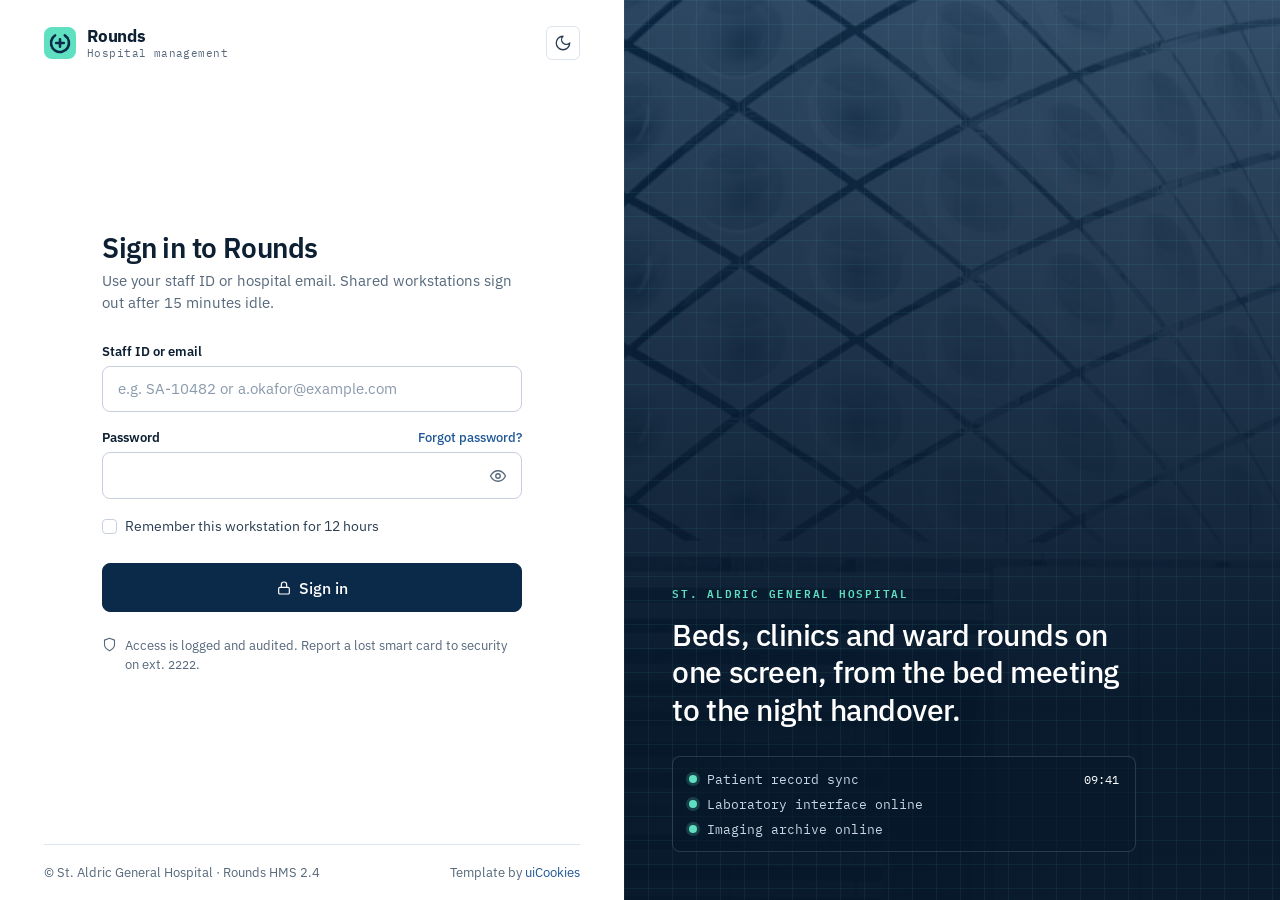
<file: login.html>
<!doctype html>
<html lang="en" data-bs-theme="light">
<head>
  <meta charset="utf-8">
  <meta name="viewport" content="width=device-width, initial-scale=1">
  <title>Sign In — Rounds Hospital Management System</title>
  <meta name="description" content="Sign-in screen for the Rounds hospital management system: staff ID, password with show and hide, and a remembered workstation option.">
  <meta name="theme-color" content="#0b2a4a">
  <script>document.documentElement.classList.add('js');try{var t=localStorage.getItem('rounds-theme');if(!t&&window.matchMedia&&matchMedia('(prefers-color-scheme: dark)').matches)t='dark';if(t)document.documentElement.setAttribute('data-bs-theme',t);if(localStorage.getItem('rounds-sidebar')==='collapsed')document.documentElement.classList.add('sidebar-collapsed');}catch(e){}</script>
  <link rel="icon" href="data:image/svg+xml,%3Csvg xmlns='http://www.w3.org/2000/svg' viewBox='0 0 32 32'%3E%3Crect width='32' height='32' rx='8' fill='%235ee0c1'/%3E%3Ccircle cx='16' cy='16' r='9' fill='none' stroke='%230b2a4a' stroke-width='2.6' stroke-linecap='round' stroke-dasharray='46 11' transform='rotate(-58 16 16)'/%3E%3Cpath d='M16 12.2v7.6M12.2 16h7.6' stroke='%230b2a4a' stroke-width='2.6' stroke-linecap='round'/%3E%3C/svg%3E">
  <link rel="preconnect" href="https://fonts.googleapis.com">
  <link rel="preconnect" href="https://fonts.gstatic.com" crossorigin>
  <link rel="stylesheet" href="https://fonts.googleapis.com/css2?family=IBM+Plex+Mono:wght@400;500;600&amp;family=IBM+Plex+Sans:wght@400;500;600;700&amp;display=swap">
  <link rel="stylesheet" href="css/vendor/bootstrap.min.css">
  <link rel="stylesheet" href="css/style.css">
</head>
<body class="page-login">
  <a class="skip-link" href="#main">Skip to main content</a>
  <div class="auth">
    <aside class="auth-aside" aria-label="About Rounds">
      <img class="auth-photo" src="img/login-hospital.jpg" alt="Geometric white facade of a modern building" width="1200" height="1400">
      <div class="auth-aside-inner">
        <p class="auth-kicker">St. Aldric General Hospital</p>
        <p class="auth-quote">Beds, clinics and ward rounds on one screen, from the bed meeting to the night handover.</p>
        <ul class="auth-status" aria-label="System status">
          <li><span class="status-dot" aria-hidden="true"></span>Patient record sync <span class="mono">09:41</span></li>
          <li><span class="status-dot" aria-hidden="true"></span>Laboratory interface online</li>
          <li><span class="status-dot" aria-hidden="true"></span>Imaging archive online</li>
        </ul>
      </div>
    </aside>
    <div class="auth-main">
      <header class="auth-head">
        <a class="brand brand--ink" href="index.html"><svg class="brand-mark" viewBox="0 0 32 32" aria-hidden="true" focusable="false"><rect width="32" height="32" rx="8" fill="#5ee0c1"/><circle cx="16" cy="16" r="9" fill="none" stroke="#0b2a4a" stroke-width="2.6" stroke-linecap="round" stroke-dasharray="46 11" transform="rotate(-58 16 16)"/><path d="M16 12.2v7.6M12.2 16h7.6" stroke="#0b2a4a" stroke-width="2.6" stroke-linecap="round"/></svg><span class="brand-text"><span class="brand-name">Rounds</span><span class="brand-org">Hospital management</span></span></a>
        <button class="icon-btn icon-btn--line" type="button" id="theme-toggle" aria-label="Switch to dark theme"><svg class="ic ic-moon" viewBox="0 0 24 24" aria-hidden="true" focusable="false"><path d="M12 3a6 6 0 0 0 9 9 9 9 0 1 1-9-9Z"/></svg><svg class="ic ic-sun" viewBox="0 0 24 24" aria-hidden="true" focusable="false"><circle cx="12" cy="12" r="4"/><path d="M12 2v2M12 20v2M4.93 4.93l1.41 1.41M17.66 17.66l1.41 1.41M2 12h2M20 12h2M6.34 17.66l-1.41 1.41M19.07 4.93l-1.41 1.41"/></svg></button>
      </header>
      <main id="main" class="auth-body" tabindex="-1">
        <h1 class="auth-title">Sign in to Rounds</h1>
        <p class="auth-sub">Use your staff ID or hospital email. Shared workstations sign out after 15 minutes idle.</p>
        <form id="login-form" class="auth-form" novalidate>
          <div class="mb-3">
            <label class="form-label" for="l-id">Staff ID or email</label>
            <input class="form-control form-control-lg" id="l-id" name="id" required autocomplete="username" placeholder="e.g. SA-10482 or a.okafor@example.com">
            <div class="invalid-feedback">Enter your staff ID or hospital email.</div>
          </div>
          <div class="mb-3">
            <div class="d-flex justify-content-between align-items-baseline">
              <label class="form-label" for="l-pass">Password</label>
              <button type="button" class="link-btn" id="forgot-btn" aria-expanded="false" aria-controls="forgot-panel">Forgot password?</button>
            </div>
            <div class="password-field">
              <input class="form-control form-control-lg" id="l-pass" name="password" type="password" required minlength="8" autocomplete="current-password">
              <button type="button" class="pw-toggle" id="pw-toggle" aria-label="Show password" aria-pressed="false"><svg class="ic" viewBox="0 0 24 24" aria-hidden="true" focusable="false"><path d="M2 12s3.5-7 10-7 10 7 10 7-3.5 7-10 7S2 12 2 12Z"/><circle cx="12" cy="12" r="3"/></svg></button>
              <div class="invalid-feedback">Passwords have at least 8 characters.</div>
            </div>
          </div>
          <div class="forgot-panel" id="forgot-panel" hidden>
            <p><strong>Password reset.</strong> Contact the IT service desk on <span class="mono">555-0199</span> or ext. <span class="mono">4000</span>, available 24 hours. Have your staff ID ready.</p>
          </div>
          <div class="form-check mb-4">
            <input class="form-check-input" type="checkbox" id="l-remember">
            <label class="form-check-label" for="l-remember">Remember this workstation for 12 hours</label>
          </div>
          <button type="submit" class="btn btn-primary btn-lg w-100"><svg class="ic" viewBox="0 0 24 24" aria-hidden="true" focusable="false"><rect x="4" y="11" width="16" height="10" rx="2"/><path d="M8 11V7a4 4 0 0 1 8 0v4"/></svg> Sign in</button>
          <div class="form-done form-done--inline" id="login-done" hidden tabindex="-1">
            <span class="form-done-icon"><svg class="ic" viewBox="0 0 24 24" aria-hidden="true" focusable="false"><path d="M20 6 9 17l-5-5"/></svg></span>
            <p><strong>Details accepted.</strong> This demo has no authentication; connect the form to your identity provider.</p>
            <a class="btn btn-outline" href="index.html">Continue to the overview <svg class="ic ic-sm" viewBox="0 0 24 24" aria-hidden="true" focusable="false"><path d="M5 12h14M13 6l6 6-6 6"/></svg></a>
          </div>
        </form>
        <p class="auth-help"><svg class="ic ic-sm" viewBox="0 0 24 24" aria-hidden="true" focusable="false"><path d="M12 22s8-4 8-10V5l-8-3-8 3v7c0 6 8 10 8 10"/></svg><span>Access is logged and audited. Report a lost smart card to security on ext. <span class="mono">2222</span>.</span></p>
      </main>
      <footer class="app-footer auth-foot">
        <p>&copy; St. Aldric General Hospital &middot; Rounds HMS 2.4</p>
        <p>Template by <a href="https://uicookies.com/">uiCookies</a></p>
      </footer>
    </div>
  </div>
  <div class="toast-live" id="live" role="status" aria-live="polite"></div>
  <script src="js/vendor/bootstrap.bundle.min.js"></script>
  <script src="js/main.js"></script>
</body>
</html>
</file>
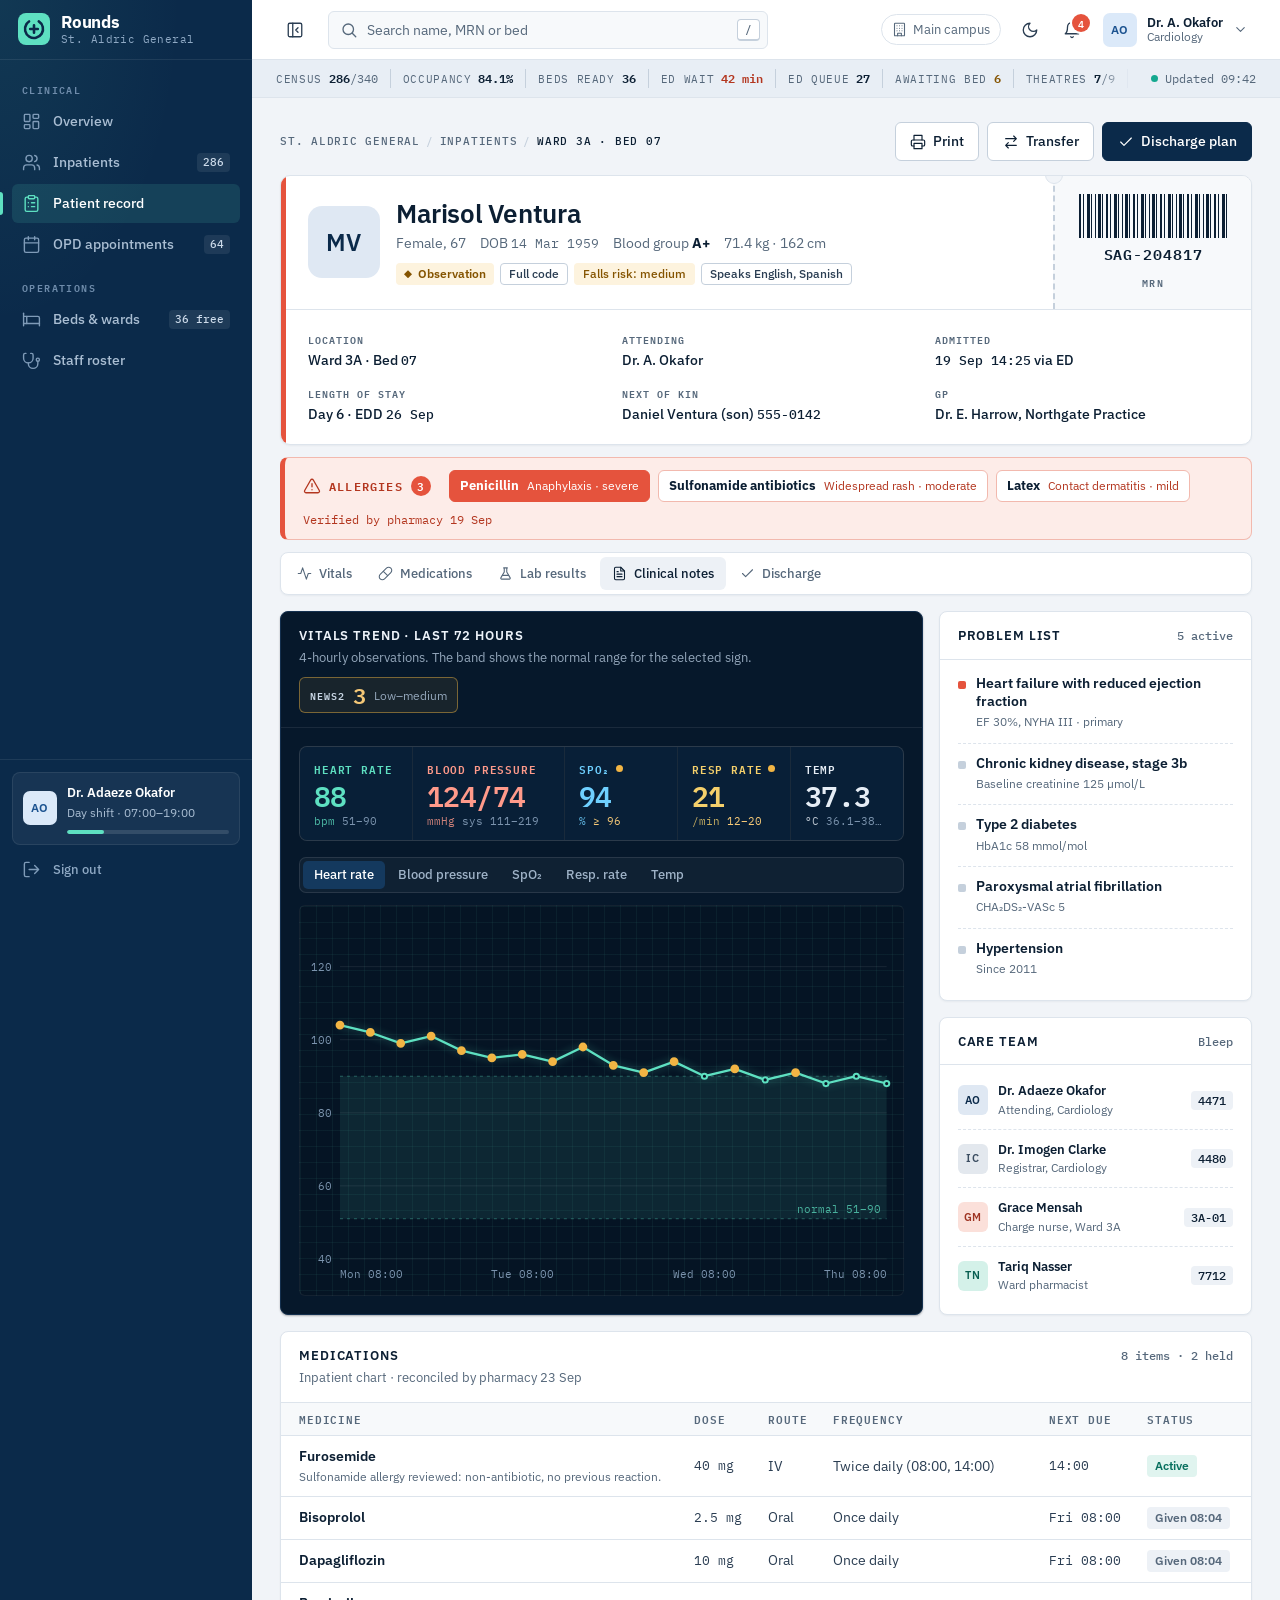
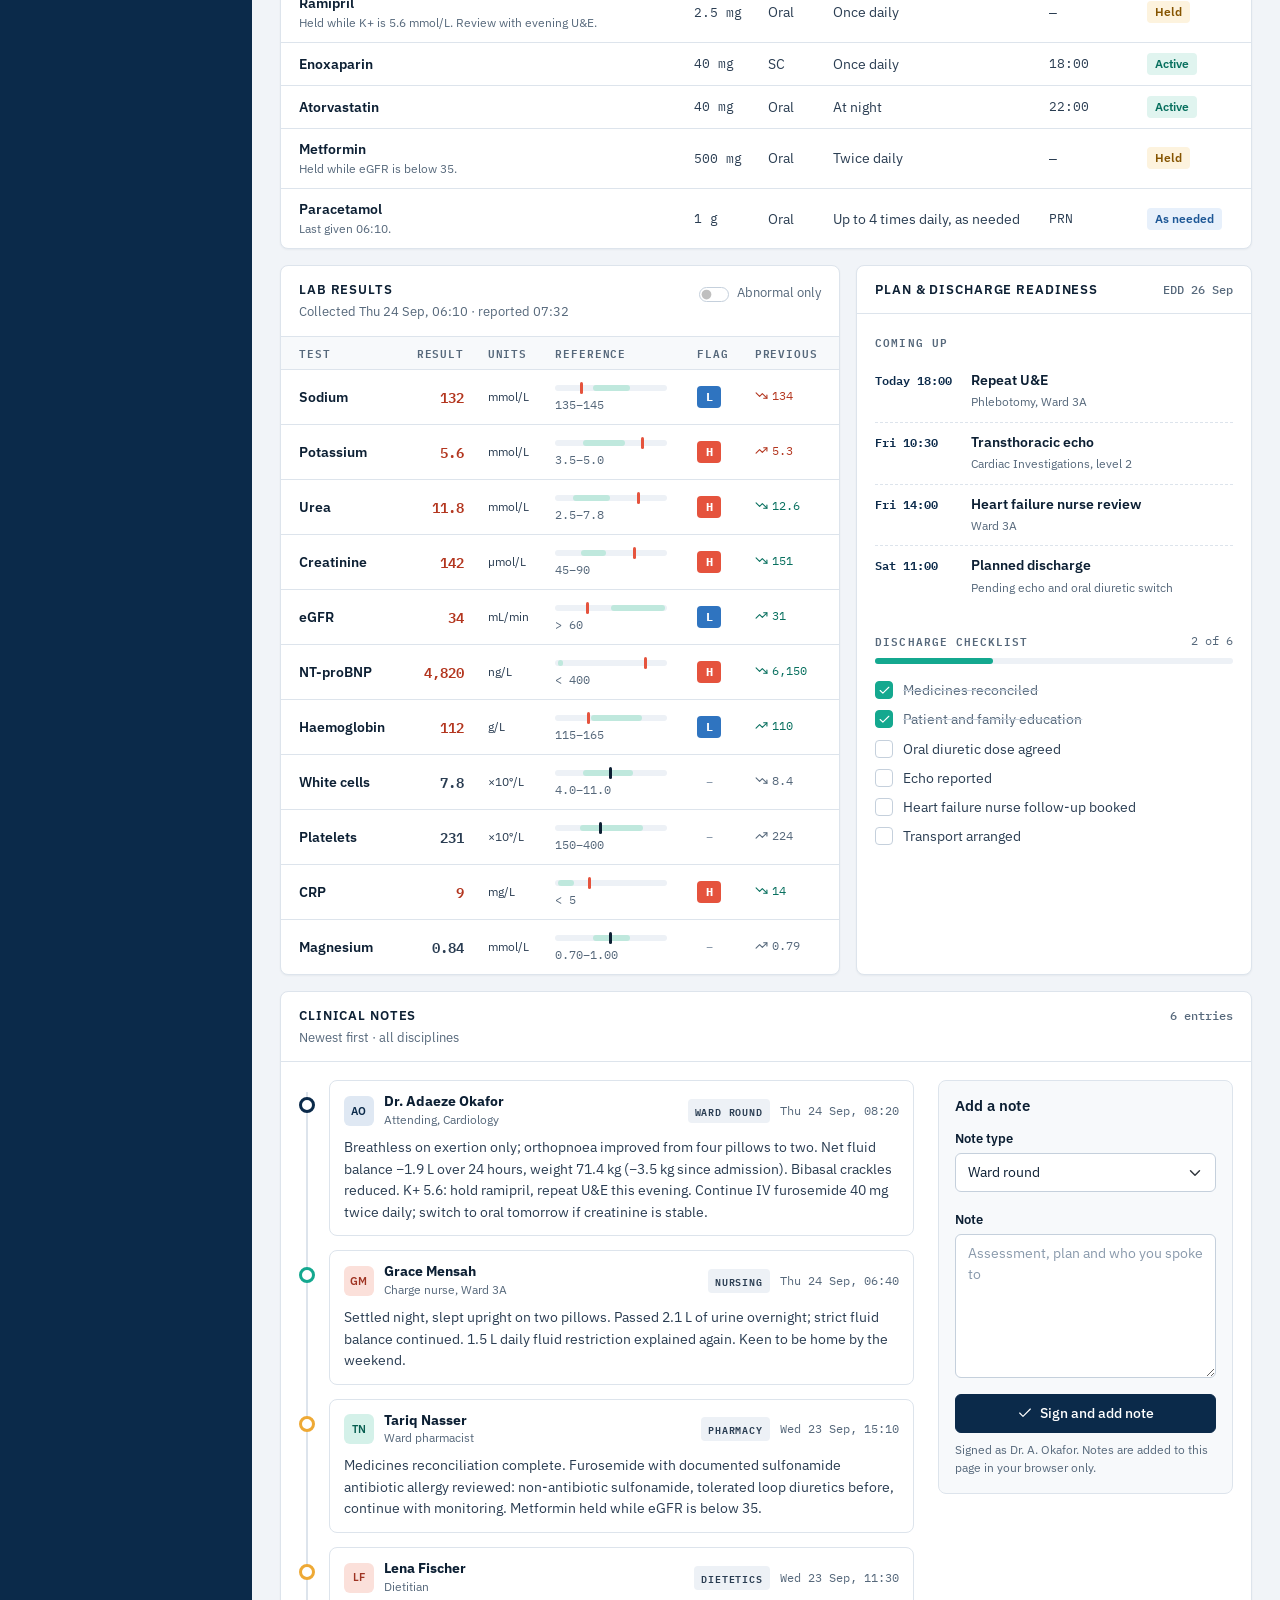
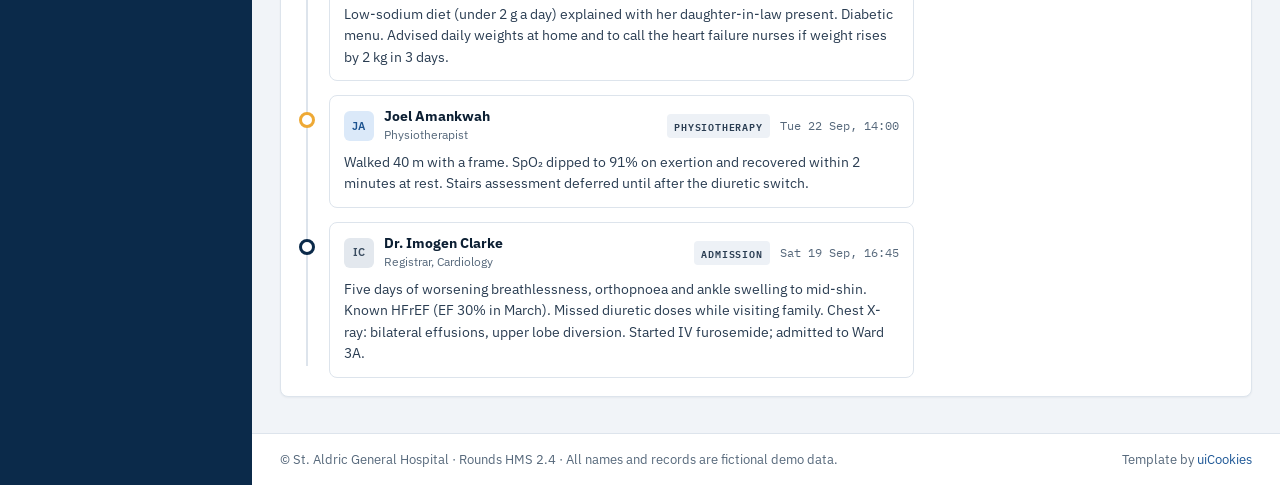
<file: patient.html>
<!doctype html>
<html lang="en" data-bs-theme="light">
<head>
  <meta charset="utf-8">
  <meta name="viewport" content="width=device-width, initial-scale=1">
  <title>Marisol Ventura, Bed 3A-07 — Rounds Hospital Management System</title>
  <meta name="description" content="Patient record with demographics, allergy banner, 72-hour vitals trend, medications, flagged lab results and a clinical notes timeline.">
  <meta name="theme-color" content="#0b2a4a">
  <script>document.documentElement.classList.add('js');try{var t=localStorage.getItem('rounds-theme');if(!t&&window.matchMedia&&matchMedia('(prefers-color-scheme: dark)').matches)t='dark';if(t)document.documentElement.setAttribute('data-bs-theme',t);if(localStorage.getItem('rounds-sidebar')==='collapsed')document.documentElement.classList.add('sidebar-collapsed');}catch(e){}</script>
  <link rel="icon" href="data:image/svg+xml,%3Csvg xmlns='http://www.w3.org/2000/svg' viewBox='0 0 32 32'%3E%3Crect width='32' height='32' rx='8' fill='%235ee0c1'/%3E%3Ccircle cx='16' cy='16' r='9' fill='none' stroke='%230b2a4a' stroke-width='2.6' stroke-linecap='round' stroke-dasharray='46 11' transform='rotate(-58 16 16)'/%3E%3Cpath d='M16 12.2v7.6M12.2 16h7.6' stroke='%230b2a4a' stroke-width='2.6' stroke-linecap='round'/%3E%3C/svg%3E">
  <link rel="preconnect" href="https://fonts.googleapis.com">
  <link rel="preconnect" href="https://fonts.gstatic.com" crossorigin>
  <link rel="stylesheet" href="https://fonts.googleapis.com/css2?family=IBM+Plex+Mono:wght@400;500;600&amp;family=IBM+Plex+Sans:wght@400;500;600;700&amp;display=swap">
  <link rel="stylesheet" href="css/vendor/bootstrap.min.css">
  <link rel="stylesheet" href="css/style.css">
</head>
<body class="page-patient">
  <a class="skip-link" href="#main">Skip to main content</a>
  <div class="app">
  <aside class="sidebar offcanvas-lg offcanvas-start" id="sidebar" tabindex="-1" aria-labelledby="sidebar-title">
    <div class="sidebar-inner">
      <div class="sidebar-head">
        <a class="brand" href="index.html"><svg class="brand-mark" viewBox="0 0 32 32" aria-hidden="true" focusable="false"><rect width="32" height="32" rx="8" fill="#5ee0c1"/><circle cx="16" cy="16" r="9" fill="none" stroke="#0b2a4a" stroke-width="2.6" stroke-linecap="round" stroke-dasharray="46 11" transform="rotate(-58 16 16)"/><path d="M16 12.2v7.6M12.2 16h7.6" stroke="#0b2a4a" stroke-width="2.6" stroke-linecap="round"/></svg><span class="brand-text"><span class="brand-name" id="sidebar-title">Rounds</span><span class="brand-org">St. Aldric General</span></span></a>
        <button type="button" class="icon-btn icon-btn--dark d-lg-none" data-bs-dismiss="offcanvas" data-bs-target="#sidebar" aria-label="Close navigation"><svg class="ic" viewBox="0 0 24 24" aria-hidden="true" focusable="false"><path d="M18 6 6 18M6 6l12 12"/></svg></button>
      </div>
      <nav class="sidebar-nav" aria-label="Primary">
        <p class="nav-label">Clinical</p>
        <ul class="side-list">
          <li><a class="side-link" href="index.html" title="Overview"><svg class="ic" viewBox="0 0 24 24" aria-hidden="true" focusable="false"><rect x="3" y="3" width="7" height="9" rx="1"/><rect x="14" y="3" width="7" height="5" rx="1"/><rect x="14" y="12" width="7" height="9" rx="1"/><rect x="3" y="16" width="7" height="5" rx="1"/></svg><span class="side-label">Overview</span></a></li>
          <li><a class="side-link" href="patients.html" title="Inpatients"><svg class="ic" viewBox="0 0 24 24" aria-hidden="true" focusable="false"><path d="M16 21v-2a4 4 0 0 0-4-4H6a4 4 0 0 0-4 4v2"/><circle cx="9" cy="7" r="4"/><path d="M22 21v-2a4 4 0 0 0-3-3.87"/><path d="M16 3.13a4 4 0 0 1 0 7.75"/></svg><span class="side-label">Inpatients</span><span class="side-count">286</span></a></li>
          <li><a class="side-link is-active" href="patient.html" aria-current="page" title="Patient record"><svg class="ic" viewBox="0 0 24 24" aria-hidden="true" focusable="false"><rect x="8" y="2" width="8" height="4" rx="1"/><path d="M16 4h2a2 2 0 0 1 2 2v14a2 2 0 0 1-2 2H6a2 2 0 0 1-2-2V6a2 2 0 0 1 2-2h2"/><path d="M12 11h4M12 16h4M8 11h.01M8 16h.01"/></svg><span class="side-label">Patient record</span></a></li>
          <li><a class="side-link" href="appointments.html" title="OPD appointments"><svg class="ic" viewBox="0 0 24 24" aria-hidden="true" focusable="false"><rect x="3" y="4" width="18" height="18" rx="2"/><path d="M16 2v4M8 2v4M3 10h18"/></svg><span class="side-label">OPD appointments</span><span class="side-count">64</span></a></li>
        </ul>
        <p class="nav-label">Operations</p>
        <ul class="side-list">
          <li><a class="side-link" href="beds.html" title="Beds & wards"><svg class="ic" viewBox="0 0 24 24" aria-hidden="true" focusable="false"><path d="M2 4v16"/><path d="M2 8h18a2 2 0 0 1 2 2v10"/><path d="M2 17h20"/><path d="M6 8v9"/></svg><span class="side-label">Beds &amp; wards</span><span class="side-count">36 free</span></a></li>
          <li><a class="side-link" href="staff.html" title="Staff roster"><svg class="ic" viewBox="0 0 24 24" aria-hidden="true" focusable="false"><path d="M5 3H4a2 2 0 0 0-2 2v4a6 6 0 0 0 12 0V5a2 2 0 0 0-2-2h-1"/><path d="M8 15v1a6 6 0 0 0 12 0v-3"/><circle cx="20" cy="11" r="2"/></svg><span class="side-label">Staff roster</span></a></li>
        </ul>
      </nav>
      <div class="sidebar-foot">
        <div class="shift-card">
          <span class="av av--sky" aria-hidden="true">AO</span>
          <div class="shift-card-body">
            <strong>Dr. Adaeze Okafor</strong>
            <span>Day shift &middot; 07:00&ndash;19:00</span>
            <span class="shift-meter" role="img" aria-label="Shift 23 percent complete"><span style="width:23%"></span></span>
          </div>
        </div>
        <a class="side-link side-link--quiet" href="login.html" title="Sign out"><svg class="ic" viewBox="0 0 24 24" aria-hidden="true" focusable="false"><path d="M9 21H5a2 2 0 0 1-2-2V5a2 2 0 0 1 2-2h4"/><path d="m16 17 5-5-5-5M21 12H9"/></svg><span class="side-label">Sign out</span></a>
      </div>
    </div>
  </aside>
  <div class="app-main">
    <header class="topbar">
      <button class="icon-btn d-lg-none" type="button" data-bs-toggle="offcanvas" data-bs-target="#sidebar" aria-controls="sidebar" aria-label="Open navigation"><svg class="ic" viewBox="0 0 24 24" aria-hidden="true" focusable="false"><path d="M4 6h16M4 12h16M4 18h16"/></svg></button>
      <button class="icon-btn d-none d-lg-inline-flex" type="button" id="sidebar-collapse" aria-label="Collapse sidebar" aria-expanded="true"><svg class="ic" viewBox="0 0 24 24" aria-hidden="true" focusable="false"><rect x="3" y="3" width="18" height="18" rx="2"/><path d="M9 3v18"/><path d="m16 15-3-3 3-3"/></svg></button>
      <form class="topbar-search" role="search" action="patients.html" method="get">
        <label class="visually-hidden" for="global-search">Search patients by name, MRN or bed</label>
        <svg class="ic" viewBox="0 0 24 24" aria-hidden="true" focusable="false"><circle cx="11" cy="11" r="7"/><path d="m21 21-4.3-4.3"/></svg>
        <input id="global-search" name="q" type="search" placeholder="Search name, MRN or bed" autocomplete="off">
        <kbd class="kbd" aria-hidden="true">/</kbd>
      </form>
      <div class="topbar-actions">
        <span class="topbar-site d-none d-xl-inline-flex"><svg class="ic" viewBox="0 0 24 24" aria-hidden="true" focusable="false"><rect x="4" y="2" width="16" height="20" rx="1"/><path d="M9 22v-4h6v4M8 6h.01M16 6h.01M12 6h.01M12 10h.01M12 14h.01M16 10h.01M16 14h.01M8 10h.01M8 14h.01"/></svg> Main campus</span>
        <button class="icon-btn" type="button" id="theme-toggle" aria-label="Switch to dark theme"><svg class="ic ic-moon" viewBox="0 0 24 24" aria-hidden="true" focusable="false"><path d="M12 3a6 6 0 0 0 9 9 9 9 0 1 1-9-9Z"/></svg><svg class="ic ic-sun" viewBox="0 0 24 24" aria-hidden="true" focusable="false"><circle cx="12" cy="12" r="4"/><path d="M12 2v2M12 20v2M4.93 4.93l1.41 1.41M17.66 17.66l1.41 1.41M2 12h2M20 12h2M6.34 17.66l-1.41 1.41M19.07 4.93l-1.41 1.41"/></svg></button>
        <div class="dropdown">
          <button class="icon-btn" type="button" data-bs-toggle="dropdown" data-bs-auto-close="outside" aria-expanded="false" aria-label="Notifications, 4 unread" id="notif-btn"><svg class="ic" viewBox="0 0 24 24" aria-hidden="true" focusable="false"><path d="M6 8a6 6 0 0 1 12 0c0 7 3 9 3 9H3s3-2 3-9"/><path d="M10.3 21a1.94 1.94 0 0 0 3.4 0"/></svg><span class="notif-badge" id="notif-count">4</span></button>
          <div class="dropdown-menu dropdown-menu-end notif-menu">
            <div class="notif-head"><strong>Notifications</strong><button type="button" class="link-btn" id="notif-read">Mark all read</button></div>
            <ul class="notif-list"><li><a class="notif-item is-unread" href="patients.html"><span class="notif-icon notif-icon--coral"><svg class="ic" viewBox="0 0 24 24" aria-hidden="true" focusable="false"><path d="m21.73 18-8-14a2 2 0 0 0-3.48 0l-8 14A2 2 0 0 0 4 21h16a2 2 0 0 0 1.73-3Z"/><path d="M12 9v4M12 17h.01"/></svg></span><span class="notif-text"><strong>Critical potassium 6.3 mmol/L</strong><span>4B-22 &middot; K. Asante</span></span><time class="notif-time">4 min ago</time></a></li><li><a class="notif-item is-unread" href="beds.html"><span class="notif-icon notif-icon--amber"><svg class="ic" viewBox="0 0 24 24" aria-hidden="true" focusable="false"><circle cx="12" cy="12" r="9"/><path d="M12 7v5l3 2"/></svg></span><span class="notif-text"><strong>ED boarding over 4 hours</strong><span>2 patients awaiting medical beds</span></span><time class="notif-time">12 min ago</time></a></li><li><a class="notif-item is-unread" href="staff.html"><span class="notif-icon notif-icon--amber"><svg class="ic" viewBox="0 0 24 24" aria-hidden="true" focusable="false"><path d="M16 21v-2a4 4 0 0 0-4-4H6a4 4 0 0 0-4 4v2"/><circle cx="9" cy="7" r="4"/><path d="M22 21v-2a4 4 0 0 0-3-3.87"/><path d="M16 3.13a4 4 0 0 1 0 7.75"/></svg></span><span class="notif-text"><strong>4B night shift is 1 RN short</strong><span>Open shift offered to bank staff</span></span><time class="notif-time">26 min ago</time></a></li><li><a class="notif-item is-unread" href="patient.html"><span class="notif-icon notif-icon--teal"><svg class="ic" viewBox="0 0 24 24" aria-hidden="true" focusable="false"><rect x="3" y="4" width="18" height="18" rx="2"/><path d="M16 2v4M8 2v4M3 10h18"/></svg></span><span class="notif-text"><strong>Echo confirmed for M. Ventura</strong><span>Fri 25 Sep, 10:30 &middot; Cardiac Investigations</span></span><time class="notif-time">1 h ago</time></a></li></ul>
          </div>
        </div>
        <div class="dropdown">
          <button class="user-btn" type="button" data-bs-toggle="dropdown" aria-expanded="false" aria-label="Account menu for Dr. Adaeze Okafor"><span class="av av--sky" aria-hidden="true">AO</span><span class="user-meta"><strong>Dr. A. Okafor</strong><small>Cardiology</small></span><svg class="ic ic-sm" viewBox="0 0 24 24" aria-hidden="true" focusable="false"><path d="m6 9 6 6 6-6"/></svg></button>
          <ul class="dropdown-menu dropdown-menu-end user-menu">
            <li class="user-menu-head"><strong>Dr. Adaeze Okafor</strong><span>Consultant cardiologist &middot; Bleep 4471</span></li>
            <li><a class="dropdown-item" href="staff.html"><svg class="ic" viewBox="0 0 24 24" aria-hidden="true" focusable="false"><rect x="3" y="4" width="18" height="18" rx="2"/><path d="M16 2v4M8 2v4M3 10h18"/></svg> My shifts</a></li>
            <li><a class="dropdown-item" href="patients.html"><svg class="ic" viewBox="0 0 24 24" aria-hidden="true" focusable="false"><path d="M16 21v-2a4 4 0 0 0-4-4H6a4 4 0 0 0-4 4v2"/><circle cx="9" cy="7" r="4"/><path d="M22 21v-2a4 4 0 0 0-3-3.87"/><path d="M16 3.13a4 4 0 0 1 0 7.75"/></svg> My patients</a></li>
            <li><hr class="dropdown-divider"></li>
            <li><a class="dropdown-item" href="login.html"><svg class="ic" viewBox="0 0 24 24" aria-hidden="true" focusable="false"><path d="M9 21H5a2 2 0 0 1-2-2V5a2 2 0 0 1 2-2h4"/><path d="m16 17 5-5-5-5M21 12H9"/></svg> Sign out</a></li>
          </ul>
        </div>
      </div>
    </header>
    <div class="census" role="region" aria-label="Hospital census at 09:42">
      <ul class="census-list"><li class=""><span class="census-k">Census</span><span class="census-v">286<span class="census-of">/340</span></span></li><li class=""><span class="census-k">Occupancy</span><span class="census-v">84.1%</span></li><li class=""><span class="census-k">Beds ready</span><span class="census-v" data-census="free">36</span></li><li class="is-alert"><span class="census-k">ED wait</span><span class="census-v">42 min</span></li><li class=""><span class="census-k">ED queue</span><span class="census-v">27</span></li><li class="is-warn"><span class="census-k">Awaiting bed</span><span class="census-v">6</span></li><li class=""><span class="census-k">Theatres</span><span class="census-v">7<span class="census-of">/9</span></span></li><li class=""><span class="census-k">Admits</span><span class="census-v">31</span></li><li class=""><span class="census-k">Discharges</span><span class="census-v">9<span class="census-of">/38</span></span></li></ul>
      <span class="census-stamp"><span class="live-dot" aria-hidden="true"></span>Updated 09:42</span>
    </div>
    <main id="main" class="content" tabindex="-1">
      <div class="page-head page-head--record">
        <nav aria-label="Breadcrumb"><ol class="crumbs"><li><a href="index.html">St. Aldric General</a></li><li><a href="patients.html">Inpatients</a></li><li aria-current="page">Ward 3A &middot; Bed 07</li></ol></nav>
        <div class="page-actions">
          <button type="button" class="btn btn-outline" id="print-btn"><svg class="ic" viewBox="0 0 24 24" aria-hidden="true" focusable="false"><path d="M6 9V2h12v7"/><path d="M6 18H4a2 2 0 0 1-2-2v-5a2 2 0 0 1 2-2h16a2 2 0 0 1 2 2v5a2 2 0 0 1-2 2h-2"/><rect x="6" y="14" width="12" height="8"/></svg> Print</button>
          <a class="btn btn-outline" href="beds.html"><svg class="ic" viewBox="0 0 24 24" aria-hidden="true" focusable="false"><path d="M16 3l4 4-4 4M20 7H4M8 21l-4-4 4-4M4 17h16"/></svg> Transfer</a>
          <a class="btn btn-primary" href="#discharge"><svg class="ic" viewBox="0 0 24 24" aria-hidden="true" focusable="false"><path d="M20 6 9 17l-5-5"/></svg> Discharge plan</a>
        </div>
      </div>
      <section class="wristband" aria-labelledby="pt-name">
        <div class="wb-who">
          <span class="av av--navy av--xl" aria-hidden="true">MV</span>
          <div>
            <h1 class="wb-name" id="pt-name">Marisol Ventura</h1>
            <p class="wb-line"><span>Female, 67</span><span>DOB <span class="mono">14 Mar 1959</span></span><span>Blood group <strong>A+</strong></span><span>71.4 kg &middot; 162 cm</span></p>
            <p class="wb-tags"><span class="chip chip--observation">Observation</span><span class="tag">Full code</span><span class="tag tag--amber">Falls risk: medium</span><span class="tag">Speaks English, Spanish</span></p>
          </div>
        </div>
        <dl class="wb-facts">
          <div><dt>Location</dt><dd>Ward 3A &middot; Bed <span class="mono">07</span></dd></div>
          <div><dt>Attending</dt><dd>Dr. A. Okafor</dd></div>
          <div><dt>Admitted</dt><dd><span class="mono">19 Sep 14:25</span> via ED</dd></div>
          <div><dt>Length of stay</dt><dd>Day 6 &middot; EDD <span class="mono">26 Sep</span></dd></div>
          <div><dt>Next of kin</dt><dd>Daniel Ventura (son) <span class="mono">555-0142</span></dd></div>
          <div><dt>GP</dt><dd>Dr. E. Harrow, Northgate Practice</dd></div>
        </dl>
        <div class="wb-stub" aria-label="Medical record number SAG-204817">
          <span class="barcode" aria-hidden="true"></span>
          <span class="wb-mrn mono">SAG-204817</span>
          <span class="wb-stub-label">MRN</span>
        </div>
      </section>
      <section class="allergy-banner" aria-labelledby="allergy-title">
        <h2 class="allergy-title" id="allergy-title"><svg class="ic" viewBox="0 0 24 24" aria-hidden="true" focusable="false"><path d="m21.73 18-8-14a2 2 0 0 0-3.48 0l-8 14A2 2 0 0 0 4 21h16a2 2 0 0 0 1.73-3Z"/><path d="M12 9v4M12 17h.01"/></svg> Allergies <span class="count-badge count-badge--coral">3</span></h2>
        <ul class="allergy-list">
          <li class="is-severe"><strong>Penicillin</strong><span>Anaphylaxis &middot; severe</span></li>
          <li><strong>Sulfonamide antibiotics</strong><span>Widespread rash &middot; moderate</span></li>
          <li><strong>Latex</strong><span>Contact dermatitis &middot; mild</span></li>
        </ul>
        <p class="allergy-note">Verified by pharmacy 19 Sep</p>
      </section>
      <nav class="record-nav" aria-label="Record sections">
        <a href="#vitals"><svg class="ic ic-sm" viewBox="0 0 24 24" aria-hidden="true" focusable="false"><path d="M22 12h-4l-3 9L9 3l-3 9H2"/></svg> Vitals</a><a href="#meds"><svg class="ic ic-sm" viewBox="0 0 24 24" aria-hidden="true" focusable="false"><path d="m10.5 20.5 10-10a4.95 4.95 0 1 0-7-7l-10 10a4.95 4.95 0 1 0 7 7Z"/><path d="m8.5 8.5 7 7"/></svg> Medications</a><a href="#labs"><svg class="ic ic-sm" viewBox="0 0 24 24" aria-hidden="true" focusable="false"><path d="M9 3h6M10 3v6.5L4.5 19a1.5 1.5 0 0 0 1.3 2h12.4a1.5 1.5 0 0 0 1.3-2L14 9.5V3"/><path d="M7 15h10"/></svg> Lab results</a><a href="#notes"><svg class="ic ic-sm" viewBox="0 0 24 24" aria-hidden="true" focusable="false"><path d="M14 2H6a2 2 0 0 0-2 2v16a2 2 0 0 0 2 2h12a2 2 0 0 0 2-2V8z"/><path d="M14 2v6h6M16 13H8M16 17H8M10 9H8"/></svg> Clinical notes</a><a href="#discharge"><svg class="ic ic-sm" viewBox="0 0 24 24" aria-hidden="true" focusable="false"><path d="M20 6 9 17l-5-5"/></svg> Discharge</a>
      </nav>
      <div class="row g-3 mb-3">
        <div class="col-xl-8">
          <section class="panel monitor h-100" id="vitals" data-bs-theme="dark" aria-labelledby="vitals-title">
            <header class="panel-head">
              <div>
                <h2 class="panel-title" id="vitals-title">Vitals trend &middot; last 72 hours</h2>
                <p class="panel-sub">4-hourly observations. The band shows the normal range for the selected sign.</p>
              </div>
              <div class="news-score" title="National Early Warning Score 2"><span>NEWS2</span><strong>3</strong><em>Low&ndash;medium</em></div>
            </header>
            <div class="panel-body">
              <div class="vitals-row"><div class="vital vital--hr "><span class="vital-label">Heart rate</span><span class="vital-value">88</span><span class="vital-range"><span class="vital-unit">bpm</span> 51&ndash;90</span></div><div class="vital vital--bp "><span class="vital-label">Blood pressure</span><span class="vital-value">124/74</span><span class="vital-range"><span class="vital-unit">mmHg</span> sys 111&ndash;219</span></div><div class="vital vital--spo2 is-flag"><span class="vital-label">SpO&#8322;</span><span class="vital-value">94</span><span class="vital-range"><span class="vital-unit">%</span> &ge; 96</span></div><div class="vital vital--rr is-flag"><span class="vital-label">Resp rate</span><span class="vital-value">21</span><span class="vital-range"><span class="vital-unit">/min</span> 12&ndash;20</span></div><div class="vital vital--temp "><span class="vital-label">Temp</span><span class="vital-value">37.3</span><span class="vital-range"><span class="vital-unit">&deg;C</span> 36.1&ndash;38.0</span></div></div>
              <div class="seg seg--monitor js-only" role="group" aria-label="Vital sign shown in chart">
                <button type="button" class="seg-btn" data-metric="hr" aria-pressed="true">Heart rate</button>
                <button type="button" class="seg-btn" data-metric="bp" aria-pressed="false">Blood pressure</button>
                <button type="button" class="seg-btn" data-metric="spo2" aria-pressed="false">SpO&#8322;</button>
                <button type="button" class="seg-btn" data-metric="rr" aria-pressed="false">Resp. rate</button>
                <button type="button" class="seg-btn" data-metric="temp" aria-pressed="false">Temp</button>
              </div>
              <figure class="chart chart--monitor" id="vitals-chart" aria-label="Vital signs over 72 hours">
                <table class="chart-data">
                  <caption class="visually-hidden">Observations, Monday 21 to Thursday 24 September</caption>
                  <thead><tr><th scope="col">Time</th><th scope="col">HR</th><th scope="col">BP</th><th scope="col">SpO&#8322;</th><th scope="col">RR</th><th scope="col">Temp</th></tr></thead>
                  <tbody><tr><th scope="row">Mon 08:00</th><td class="num">104</td><td class="num">146/88</td><td class="num">91</td><td class="num">24</td><td class="num">37.6</td></tr><tr><th scope="row">Mon 12:00</th><td class="num">102</td><td class="num">142/86</td><td class="num">91</td><td class="num">24</td><td class="num">37.4</td></tr><tr><th scope="row">Mon 16:00</th><td class="num">99</td><td class="num">139/84</td><td class="num">92</td><td class="num">23</td><td class="num">37.2</td></tr><tr><th scope="row">Mon 20:00</th><td class="num">101</td><td class="num">141/85</td><td class="num">92</td><td class="num">23</td><td class="num">37.5</td></tr><tr><th scope="row">Tue 00:00</th><td class="num">97</td><td class="num">136/82</td><td class="num">92</td><td class="num">22</td><td class="num">37.1</td></tr><tr><th scope="row">Tue 04:00</th><td class="num">95</td><td class="num">134/81</td><td class="num">93</td><td class="num">22</td><td class="num">36.9</td></tr><tr><th scope="row">Tue 08:00</th><td class="num">96</td><td class="num">131/80</td><td class="num">93</td><td class="num">22</td><td class="num">37.0</td></tr><tr><th scope="row">Tue 12:00</th><td class="num">94</td><td class="num">133/80</td><td class="num">92</td><td class="num">21</td><td class="num">37.2</td></tr><tr><th scope="row">Tue 16:00</th><td class="num">98</td><td class="num">130/78</td><td class="num">93</td><td class="num">22</td><td class="num">36.9</td></tr><tr><th scope="row">Tue 20:00</th><td class="num">93</td><td class="num">128/77</td><td class="num">94</td><td class="num">21</td><td class="num">36.8</td></tr><tr><th scope="row">Wed 00:00</th><td class="num">91</td><td class="num">127/76</td><td class="num">94</td><td class="num">20</td><td class="num">37.0</td></tr><tr><th scope="row">Wed 04:00</th><td class="num">94</td><td class="num">129/78</td><td class="num">93</td><td class="num">21</td><td class="num">37.1</td></tr><tr><th scope="row">Wed 08:00</th><td class="num">90</td><td class="num">125/75</td><td class="num">94</td><td class="num">20</td><td class="num">36.8</td></tr><tr><th scope="row">Wed 12:00</th><td class="num">92</td><td class="num">126/76</td><td class="num">95</td><td class="num">20</td><td class="num">36.9</td></tr><tr><th scope="row">Wed 16:00</th><td class="num">89</td><td class="num">123/74</td><td class="num">94</td><td class="num">19</td><td class="num">37.0</td></tr><tr><th scope="row">Wed 20:00</th><td class="num">91</td><td class="num">125/75</td><td class="num">95</td><td class="num">20</td><td class="num">37.2</td></tr><tr><th scope="row">Thu 00:00</th><td class="num">88</td><td class="num">122/73</td><td class="num">95</td><td class="num">19</td><td class="num">36.9</td></tr><tr><th scope="row">Thu 04:00</th><td class="num">90</td><td class="num">126/75</td><td class="num">94</td><td class="num">20</td><td class="num">37.0</td></tr><tr><th scope="row">Thu 08:00</th><td class="num">88</td><td class="num">124/74</td><td class="num">94</td><td class="num">21</td><td class="num">37.3</td></tr></tbody>
                </table>
              </figure>
            </div>
          </section>
        </div>
        <div class="col-xl-4">
          <div class="d-grid gap-3 h-100">
            <section class="panel" aria-labelledby="prob-title">
              <header class="panel-head"><h2 class="panel-title" id="prob-title">Problem list</h2><span class="panel-meta">5 active</span></header>
              <ul class="problem-list"><li class="is-primary"><strong>Heart failure with reduced ejection fraction</strong><span>EF 30%, NYHA III &middot; primary</span></li><li class=""><strong>Chronic kidney disease, stage 3b</strong><span>Baseline creatinine 125 &micro;mol/L</span></li><li class=""><strong>Type 2 diabetes</strong><span>HbA1c 58 mmol/mol</span></li><li class=""><strong>Paroxysmal atrial fibrillation</strong><span>CHA&#8322;DS&#8322;-VASc 5</span></li><li class=""><strong>Hypertension</strong><span>Since 2011</span></li></ul>
            </section>
            <section class="panel" aria-labelledby="team-title">
              <header class="panel-head"><h2 class="panel-title" id="team-title">Care team</h2><span class="panel-meta">Bleep</span></header>
              <ul class="oncall-list oncall-list--panel"><li><span class="av av--navy av--sm" aria-hidden="true">AO</span><div><strong>Dr. Adaeze Okafor</strong><span>Attending, Cardiology</span></div><span class="bleep">4471</span></li><li><span class="av av--slate av--sm" aria-hidden="true">IC</span><div><strong>Dr. Imogen Clarke</strong><span>Registrar, Cardiology</span></div><span class="bleep">4480</span></li><li><span class="av av--coral av--sm" aria-hidden="true">GM</span><div><strong>Grace Mensah</strong><span>Charge nurse, Ward 3A</span></div><span class="bleep">3A-01</span></li><li><span class="av av--teal av--sm" aria-hidden="true">TN</span><div><strong>Tariq Nasser</strong><span>Ward pharmacist</span></div><span class="bleep">7712</span></li></ul>
            </section>
          </div>
        </div>
      </div>
      <section class="panel mb-3" id="meds" aria-labelledby="meds-title">
        <header class="panel-head">
          <div>
            <h2 class="panel-title" id="meds-title">Medications</h2>
            <p class="panel-sub">Inpatient chart &middot; reconciled by pharmacy 23 Sep</p>
          </div>
          <span class="panel-meta">8 items &middot; 2 held</span>
        </header>
        <div class="table-scroll">
          <table class="table table-clinical mb-0">
            <thead><tr><th scope="col">Medicine</th><th scope="col" class="d-none d-md-table-cell">Dose</th><th scope="col" class="d-none d-md-table-cell">Route</th><th scope="col" class="d-none d-md-table-cell">Frequency</th><th scope="col">Next due</th><th scope="col">Status</th></tr></thead>
            <tbody>
                <tr>
                  <td><strong class="med-name">Furosemide</strong><span class="cell-sub d-md-none">40 mg &middot; IV &middot; Twice daily (08:00, 14:00)</span><span class="cell-sub">Sulfonamide allergy reviewed: non-antibiotic, no previous reaction.</span></td>
                  <td class="mono d-none d-md-table-cell text-nowrap">40 mg</td>
                  <td class="d-none d-md-table-cell">IV</td>
                  <td class="d-none d-md-table-cell">Twice daily (08:00, 14:00)</td>
                  <td class="mono text-nowrap">14:00</td>
                  <td><span class="med-st med-st--active">Active</span></td>
                </tr>
                <tr>
                  <td><strong class="med-name">Bisoprolol</strong><span class="cell-sub d-md-none">2.5 mg &middot; Oral &middot; Once daily</span></td>
                  <td class="mono d-none d-md-table-cell text-nowrap">2.5 mg</td>
                  <td class="d-none d-md-table-cell">Oral</td>
                  <td class="d-none d-md-table-cell">Once daily</td>
                  <td class="mono text-nowrap">Fri 08:00</td>
                  <td><span class="med-st med-st--given">Given 08:04</span></td>
                </tr>
                <tr>
                  <td><strong class="med-name">Dapagliflozin</strong><span class="cell-sub d-md-none">10 mg &middot; Oral &middot; Once daily</span></td>
                  <td class="mono d-none d-md-table-cell text-nowrap">10 mg</td>
                  <td class="d-none d-md-table-cell">Oral</td>
                  <td class="d-none d-md-table-cell">Once daily</td>
                  <td class="mono text-nowrap">Fri 08:00</td>
                  <td><span class="med-st med-st--given">Given 08:04</span></td>
                </tr>
                <tr>
                  <td><strong class="med-name">Ramipril</strong><span class="cell-sub d-md-none">2.5 mg &middot; Oral &middot; Once daily</span><span class="cell-sub">Held while K+ is 5.6 mmol/L. Review with evening U&amp;E.</span></td>
                  <td class="mono d-none d-md-table-cell text-nowrap">2.5 mg</td>
                  <td class="d-none d-md-table-cell">Oral</td>
                  <td class="d-none d-md-table-cell">Once daily</td>
                  <td class="mono text-nowrap">&mdash;</td>
                  <td><span class="med-st med-st--held">Held</span></td>
                </tr>
                <tr>
                  <td><strong class="med-name">Enoxaparin</strong><span class="cell-sub d-md-none">40 mg &middot; SC &middot; Once daily</span></td>
                  <td class="mono d-none d-md-table-cell text-nowrap">40 mg</td>
                  <td class="d-none d-md-table-cell">SC</td>
                  <td class="d-none d-md-table-cell">Once daily</td>
                  <td class="mono text-nowrap">18:00</td>
                  <td><span class="med-st med-st--active">Active</span></td>
                </tr>
                <tr>
                  <td><strong class="med-name">Atorvastatin</strong><span class="cell-sub d-md-none">40 mg &middot; Oral &middot; At night</span></td>
                  <td class="mono d-none d-md-table-cell text-nowrap">40 mg</td>
                  <td class="d-none d-md-table-cell">Oral</td>
                  <td class="d-none d-md-table-cell">At night</td>
                  <td class="mono text-nowrap">22:00</td>
                  <td><span class="med-st med-st--active">Active</span></td>
                </tr>
                <tr>
                  <td><strong class="med-name">Metformin</strong><span class="cell-sub d-md-none">500 mg &middot; Oral &middot; Twice daily</span><span class="cell-sub">Held while eGFR is below 35.</span></td>
                  <td class="mono d-none d-md-table-cell text-nowrap">500 mg</td>
                  <td class="d-none d-md-table-cell">Oral</td>
                  <td class="d-none d-md-table-cell">Twice daily</td>
                  <td class="mono text-nowrap">&mdash;</td>
                  <td><span class="med-st med-st--held">Held</span></td>
                </tr>
                <tr>
                  <td><strong class="med-name">Paracetamol</strong><span class="cell-sub d-md-none">1 g &middot; Oral &middot; Up to 4 times daily, as needed</span><span class="cell-sub">Last given 06:10.</span></td>
                  <td class="mono d-none d-md-table-cell text-nowrap">1 g</td>
                  <td class="d-none d-md-table-cell">Oral</td>
                  <td class="d-none d-md-table-cell">Up to 4 times daily, as needed</td>
                  <td class="mono text-nowrap">PRN</td>
                  <td><span class="med-st med-st--prn">As needed</span></td>
                </tr>
            </tbody>
          </table>
        </div>
      </section>
      <div class="row g-3">
        <div class="col-xl-7">
          <section class="panel h-100" id="labs" aria-labelledby="labs-title">
            <header class="panel-head">
              <div>
                <h2 class="panel-title" id="labs-title">Lab results</h2>
                <p class="panel-sub">Collected Thu 24 Sep, 06:10 &middot; reported 07:32</p>
              </div>
              <div class="form-check form-switch switch-clinical js-only">
                <input class="form-check-input" type="checkbox" role="switch" id="abnormal-only">
                <label class="form-check-label" for="abnormal-only">Abnormal only</label>
              </div>
            </header>
            <div class="table-scroll">
              <table class="table table-clinical table-labs mb-0">
                <thead><tr><th scope="col">Test</th><th scope="col" class="num">Result</th><th scope="col">Units</th><th scope="col" class="d-none d-sm-table-cell">Reference</th><th scope="col">Flag</th><th scope="col" class="d-none d-md-table-cell">Previous</th></tr></thead>
                <tbody>
                <tr class="is-abnormal" data-abnormal="1">
                  <th scope="row">Sodium</th>
                  <td class="num lab-val">132</td>
                  <td class="cell-unit">mmol/L</td>
                  <td class="d-none d-sm-table-cell"><span class="range" style="--lo:33.3%;--hi:66.7%;--v:23.3%" aria-hidden="true"><i></i></span><span class="cell-sub mono">135&ndash;145</span></td>
                  <td><span class="lab-flag lab-flag--l" title="Low">L</span></td>
                  <td class="d-none d-md-table-cell"><span class="trend trend--down is-worse" title="Previous 134"><svg class="ic ic-xs" viewBox="0 0 24 24" aria-hidden="true" focusable="false"><path d="m22 17-8.5-8.5-5 5L2 7"/><path d="M16 17h6v-6"/></svg> 134</span></td>
                </tr>
                <tr class="is-abnormal" data-abnormal="1">
                  <th scope="row">Potassium</th>
                  <td class="num lab-val">5.6</td>
                  <td class="cell-unit">mmol/L</td>
                  <td class="d-none d-sm-table-cell"><span class="range" style="--lo:25.0%;--hi:62.5%;--v:77.5%" aria-hidden="true"><i></i></span><span class="cell-sub mono">3.5&ndash;5.0</span></td>
                  <td><span class="lab-flag lab-flag--h" title="High">H</span></td>
                  <td class="d-none d-md-table-cell"><span class="trend trend--up is-worse" title="Previous 5.3"><svg class="ic ic-xs" viewBox="0 0 24 24" aria-hidden="true" focusable="false"><path d="m22 7-8.5 8.5-5-5L2 17"/><path d="M16 7h6v6"/></svg> 5.3</span></td>
                </tr>
                <tr class="is-abnormal" data-abnormal="1">
                  <th scope="row">Urea</th>
                  <td class="num lab-val">11.8</td>
                  <td class="cell-unit">mmol/L</td>
                  <td class="d-none d-sm-table-cell"><span class="range" style="--lo:15.6%;--hi:48.8%;--v:73.8%" aria-hidden="true"><i></i></span><span class="cell-sub mono">2.5&ndash;7.8</span></td>
                  <td><span class="lab-flag lab-flag--h" title="High">H</span></td>
                  <td class="d-none d-md-table-cell"><span class="trend trend--down is-better" title="Previous 12.6"><svg class="ic ic-xs" viewBox="0 0 24 24" aria-hidden="true" focusable="false"><path d="m22 17-8.5-8.5-5 5L2 7"/><path d="M16 17h6v-6"/></svg> 12.6</span></td>
                </tr>
                <tr class="is-abnormal" data-abnormal="1">
                  <th scope="row">Creatinine</th>
                  <td class="num lab-val">142</td>
                  <td class="cell-unit">&micro;mol/L</td>
                  <td class="d-none d-sm-table-cell"><span class="range" style="--lo:22.5%;--hi:45.0%;--v:71.0%" aria-hidden="true"><i></i></span><span class="cell-sub mono">45&ndash;90</span></td>
                  <td><span class="lab-flag lab-flag--h" title="High">H</span></td>
                  <td class="d-none d-md-table-cell"><span class="trend trend--down is-better" title="Previous 151"><svg class="ic ic-xs" viewBox="0 0 24 24" aria-hidden="true" focusable="false"><path d="m22 17-8.5-8.5-5 5L2 7"/><path d="M16 17h6v-6"/></svg> 151</span></td>
                </tr>
                <tr class="is-abnormal" data-abnormal="1">
                  <th scope="row">eGFR</th>
                  <td class="num lab-val">34</td>
                  <td class="cell-unit">mL/min</td>
                  <td class="d-none d-sm-table-cell"><span class="range" style="--lo:50.0%;--hi:98.0%;--v:28.3%" aria-hidden="true"><i></i></span><span class="cell-sub mono">&gt; 60</span></td>
                  <td><span class="lab-flag lab-flag--l" title="Low">L</span></td>
                  <td class="d-none d-md-table-cell"><span class="trend trend--up is-better" title="Previous 31"><svg class="ic ic-xs" viewBox="0 0 24 24" aria-hidden="true" focusable="false"><path d="m22 7-8.5 8.5-5-5L2 17"/><path d="M16 7h6v6"/></svg> 31</span></td>
                </tr>
                <tr class="is-abnormal" data-abnormal="1">
                  <th scope="row">NT-proBNP</th>
                  <td class="num lab-val">4,820</td>
                  <td class="cell-unit">ng/L</td>
                  <td class="d-none d-sm-table-cell"><span class="range" style="--lo:2.0%;--hi:6.7%;--v:80.3%" aria-hidden="true"><i></i></span><span class="cell-sub mono">&lt; 400</span></td>
                  <td><span class="lab-flag lab-flag--h" title="High">H</span></td>
                  <td class="d-none d-md-table-cell"><span class="trend trend--down is-better" title="Previous 6,150"><svg class="ic ic-xs" viewBox="0 0 24 24" aria-hidden="true" focusable="false"><path d="m22 17-8.5-8.5-5 5L2 7"/><path d="M16 17h6v-6"/></svg> 6,150</span></td>
                </tr>
                <tr class="is-abnormal" data-abnormal="1">
                  <th scope="row">Haemoglobin</th>
                  <td class="num lab-val">112</td>
                  <td class="cell-unit">g/L</td>
                  <td class="d-none d-sm-table-cell"><span class="range" style="--lo:31.8%;--hi:77.3%;--v:29.1%" aria-hidden="true"><i></i></span><span class="cell-sub mono">115&ndash;165</span></td>
                  <td><span class="lab-flag lab-flag--l" title="Low">L</span></td>
                  <td class="d-none d-md-table-cell"><span class="trend trend--up is-better" title="Previous 110"><svg class="ic ic-xs" viewBox="0 0 24 24" aria-hidden="true" focusable="false"><path d="m22 7-8.5 8.5-5-5L2 17"/><path d="M16 7h6v6"/></svg> 110</span></td>
                </tr>
                <tr class="" data-abnormal="0">
                  <th scope="row">White cells</th>
                  <td class="num lab-val">7.8</td>
                  <td class="cell-unit">&times;10&#8313;/L</td>
                  <td class="d-none d-sm-table-cell"><span class="range" style="--lo:25.0%;--hi:68.8%;--v:48.8%" aria-hidden="true"><i></i></span><span class="cell-sub mono">4.0&ndash;11.0</span></td>
                  <td><span class="lab-flag lab-flag--n" title="Within range">&ndash;</span></td>
                  <td class="d-none d-md-table-cell"><span class="trend trend--down" title="Previous 8.4"><svg class="ic ic-xs" viewBox="0 0 24 24" aria-hidden="true" focusable="false"><path d="m22 17-8.5-8.5-5 5L2 7"/><path d="M16 17h6v-6"/></svg> 8.4</span></td>
                </tr>
                <tr class="" data-abnormal="0">
                  <th scope="row">Platelets</th>
                  <td class="num lab-val">231</td>
                  <td class="cell-unit">&times;10&#8313;/L</td>
                  <td class="d-none d-sm-table-cell"><span class="range" style="--lo:22.2%;--hi:77.8%;--v:40.2%" aria-hidden="true"><i></i></span><span class="cell-sub mono">150&ndash;400</span></td>
                  <td><span class="lab-flag lab-flag--n" title="Within range">&ndash;</span></td>
                  <td class="d-none d-md-table-cell"><span class="trend trend--up" title="Previous 224"><svg class="ic ic-xs" viewBox="0 0 24 24" aria-hidden="true" focusable="false"><path d="m22 7-8.5 8.5-5-5L2 17"/><path d="M16 7h6v6"/></svg> 224</span></td>
                </tr>
                <tr class="is-abnormal" data-abnormal="1">
                  <th scope="row">CRP</th>
                  <td class="num lab-val">9</td>
                  <td class="cell-unit">mg/L</td>
                  <td class="d-none d-sm-table-cell"><span class="range" style="--lo:2.0%;--hi:16.7%;--v:30.0%" aria-hidden="true"><i></i></span><span class="cell-sub mono">&lt; 5</span></td>
                  <td><span class="lab-flag lab-flag--h" title="High">H</span></td>
                  <td class="d-none d-md-table-cell"><span class="trend trend--down is-better" title="Previous 14"><svg class="ic ic-xs" viewBox="0 0 24 24" aria-hidden="true" focusable="false"><path d="m22 17-8.5-8.5-5 5L2 7"/><path d="M16 17h6v-6"/></svg> 14</span></td>
                </tr>
                <tr class="" data-abnormal="0">
                  <th scope="row">Magnesium</th>
                  <td class="num lab-val">0.84</td>
                  <td class="cell-unit">mmol/L</td>
                  <td class="d-none d-sm-table-cell"><span class="range" style="--lo:33.3%;--hi:66.7%;--v:48.9%" aria-hidden="true"><i></i></span><span class="cell-sub mono">0.70&ndash;1.00</span></td>
                  <td><span class="lab-flag lab-flag--n" title="Within range">&ndash;</span></td>
                  <td class="d-none d-md-table-cell"><span class="trend trend--up" title="Previous 0.79"><svg class="ic ic-xs" viewBox="0 0 24 24" aria-hidden="true" focusable="false"><path d="m22 7-8.5 8.5-5-5L2 17"/><path d="M16 7h6v6"/></svg> 0.79</span></td>
                </tr>
                </tbody>
              </table>
            </div>
          </section>
        </div>
        <div class="col-xl-5">
          <section class="panel h-100" id="discharge" aria-labelledby="plan-title">
            <header class="panel-head"><h2 class="panel-title" id="plan-title">Plan &amp; discharge readiness</h2><span class="panel-meta">EDD 26 Sep</span></header>
            <div class="panel-body">
              <p class="subhead">Coming up</p>
              <ul class="upcoming-list"><li><time class="mono">Today 18:00</time><div><strong>Repeat U&amp;E</strong><span>Phlebotomy, Ward 3A</span></div></li><li><time class="mono">Fri 10:30</time><div><strong>Transthoracic echo</strong><span>Cardiac Investigations, level 2</span></div></li><li><time class="mono">Fri 14:00</time><div><strong>Heart failure nurse review</strong><span>Ward 3A</span></div></li><li><time class="mono">Sat 11:00</time><div><strong>Planned discharge</strong><span>Pending echo and oral diuretic switch</span></div></li></ul>
              <div class="d-flex align-items-center justify-content-between mt-4 mb-2">
                <p class="subhead mb-0">Discharge checklist</p>
                <span class="mono small-muted">2 of 6</span>
              </div>
              <div class="meter meter--teal mb-3" role="img" aria-label="2 of 6 discharge steps complete"><span style="width:33%"></span></div>
              <ul class="check-list"><li class="is-done"><span class="check-box" aria-hidden="true"><svg class="ic ic-xs" viewBox="0 0 24 24" aria-hidden="true" focusable="false"><path d="M20 6 9 17l-5-5"/></svg></span>Medicines reconciled<span class="visually-hidden"> (done)</span></li><li class="is-done"><span class="check-box" aria-hidden="true"><svg class="ic ic-xs" viewBox="0 0 24 24" aria-hidden="true" focusable="false"><path d="M20 6 9 17l-5-5"/></svg></span>Patient and family education<span class="visually-hidden"> (done)</span></li><li class=""><span class="check-box" aria-hidden="true"></span>Oral diuretic dose agreed<span class="visually-hidden"> (to do)</span></li><li class=""><span class="check-box" aria-hidden="true"></span>Echo reported<span class="visually-hidden"> (to do)</span></li><li class=""><span class="check-box" aria-hidden="true"></span>Heart failure nurse follow-up booked<span class="visually-hidden"> (to do)</span></li><li class=""><span class="check-box" aria-hidden="true"></span>Transport arranged<span class="visually-hidden"> (to do)</span></li></ul>
            </div>
          </section>
        </div>
      </div>
      <section class="panel mt-3" id="notes" aria-labelledby="notes-title">
        <header class="panel-head">
          <div>
            <h2 class="panel-title" id="notes-title">Clinical notes</h2>
            <p class="panel-sub">Newest first &middot; all disciplines</p>
          </div>
          <span class="panel-meta" id="notes-count">6 entries</span>
        </header>
        <div class="panel-body">
          <div class="row g-4">
            <div class="col-lg-8">
              <ol class="timeline" id="timeline">
                  <li class="tl-item tl-item--doctor">
                    <span class="tl-dot" aria-hidden="true"></span>
                    <article class="tl-card">
                      <header class="tl-head"><span class="av av--navy av--sm" aria-hidden="true">AO</span><div class="tl-who"><strong>Dr. Adaeze Okafor</strong><span>Attending, Cardiology</span></div><span class="tl-type">Ward round</span><time class="tl-time mono">Thu 24 Sep, 08:20</time></header>
                      <p>Breathless on exertion only; orthopnoea improved from four pillows to two. Net fluid balance &minus;1.9 L over 24 hours, weight 71.4 kg (&minus;3.5 kg since admission). Bibasal crackles reduced. K+ 5.6: hold ramipril, repeat U&amp;E this evening. Continue IV furosemide 40 mg twice daily; switch to oral tomorrow if creatinine is stable.</p>
                    </article>
                  </li>
                  <li class="tl-item tl-item--nurse">
                    <span class="tl-dot" aria-hidden="true"></span>
                    <article class="tl-card">
                      <header class="tl-head"><span class="av av--coral av--sm" aria-hidden="true">GM</span><div class="tl-who"><strong>Grace Mensah</strong><span>Charge nurse, Ward 3A</span></div><span class="tl-type">Nursing</span><time class="tl-time mono">Thu 24 Sep, 06:40</time></header>
                      <p>Settled night, slept upright on two pillows. Passed 2.1 L of urine overnight; strict fluid balance continued. 1.5 L daily fluid restriction explained again. Keen to be home by the weekend.</p>
                    </article>
                  </li>
                  <li class="tl-item tl-item--allied">
                    <span class="tl-dot" aria-hidden="true"></span>
                    <article class="tl-card">
                      <header class="tl-head"><span class="av av--teal av--sm" aria-hidden="true">TN</span><div class="tl-who"><strong>Tariq Nasser</strong><span>Ward pharmacist</span></div><span class="tl-type">Pharmacy</span><time class="tl-time mono">Wed 23 Sep, 15:10</time></header>
                      <p>Medicines reconciliation complete. Furosemide with documented sulfonamide antibiotic allergy reviewed: non-antibiotic sulfonamide, tolerated loop diuretics before, continue with monitoring. Metformin held while eGFR is below 35.</p>
                    </article>
                  </li>
                  <li class="tl-item tl-item--allied">
                    <span class="tl-dot" aria-hidden="true"></span>
                    <article class="tl-card">
                      <header class="tl-head"><span class="av av--coral av--sm" aria-hidden="true">LF</span><div class="tl-who"><strong>Lena Fischer</strong><span>Dietitian</span></div><span class="tl-type">Dietetics</span><time class="tl-time mono">Wed 23 Sep, 11:30</time></header>
                      <p>Low-sodium diet (under 2 g a day) explained with her daughter-in-law present. Diabetic menu. Advised daily weights at home and to call the heart failure nurses if weight rises by 2 kg in 3 days.</p>
                    </article>
                  </li>
                  <li class="tl-item tl-item--allied">
                    <span class="tl-dot" aria-hidden="true"></span>
                    <article class="tl-card">
                      <header class="tl-head"><span class="av av--sky av--sm" aria-hidden="true">JA</span><div class="tl-who"><strong>Joel Amankwah</strong><span>Physiotherapist</span></div><span class="tl-type">Physiotherapy</span><time class="tl-time mono">Tue 22 Sep, 14:00</time></header>
                      <p>Walked 40 m with a frame. SpO&#8322; dipped to 91% on exertion and recovered within 2 minutes at rest. Stairs assessment deferred until after the diuretic switch.</p>
                    </article>
                  </li>
                  <li class="tl-item tl-item--doctor">
                    <span class="tl-dot" aria-hidden="true"></span>
                    <article class="tl-card">
                      <header class="tl-head"><span class="av av--slate av--sm" aria-hidden="true">IC</span><div class="tl-who"><strong>Dr. Imogen Clarke</strong><span>Registrar, Cardiology</span></div><span class="tl-type">Admission</span><time class="tl-time mono">Sat 19 Sep, 16:45</time></header>
                      <p>Five days of worsening breathlessness, orthopnoea and ankle swelling to mid-shin. Known HFrEF (EF 30% in March). Missed diuretic doses while visiting family. Chest X-ray: bilateral effusions, upper lobe diversion. Started IV furosemide; admitted to Ward 3A.</p>
                    </article>
                  </li>
              </ol>
            </div>
            <div class="col-lg-4">
              <form class="note-form" id="note-form" novalidate>
                <h3 class="note-form-title">Add a note</h3>
                <div class="mb-3">
                  <label class="form-label" for="n-type">Note type</label>
                  <select class="form-select" id="n-type" required>
                    <option value="Ward round">Ward round</option>
                    <option value="Progress">Progress</option>
                    <option value="Nursing">Nursing</option>
                    <option value="Family discussion">Family discussion</option>
                  </select>
                </div>
                <div class="mb-3">
                  <label class="form-label" for="n-text">Note</label>
                  <textarea class="form-control" id="n-text" rows="6" required minlength="12" placeholder="Assessment, plan and who you spoke to"></textarea>
                  <div class="invalid-feedback">Write at least 12 characters.</div>
                </div>
                <button type="submit" class="btn btn-primary w-100"><svg class="ic" viewBox="0 0 24 24" aria-hidden="true" focusable="false"><path d="M20 6 9 17l-5-5"/></svg> Sign and add note</button>
                <p class="fine-print mt-2 mb-0">Signed as Dr. A. Okafor. Notes are added to this page in your browser only.</p>
              </form>
            </div>
          </div>
        </div>
      </section>
    </main>
    <footer class="app-footer">
      <p>&copy; St. Aldric General Hospital &middot; Rounds HMS 2.4 &middot; All names and records are fictional demo data.</p>
      <p>Template by <a href="https://uicookies.com/">uiCookies</a></p>
    </footer>
  </div>
  </div>

  <div class="toast-live" id="live" role="status" aria-live="polite"></div>
  <script src="js/vendor/bootstrap.bundle.min.js"></script>
  <script src="js/main.js"></script>
</body>
</html>
</file>
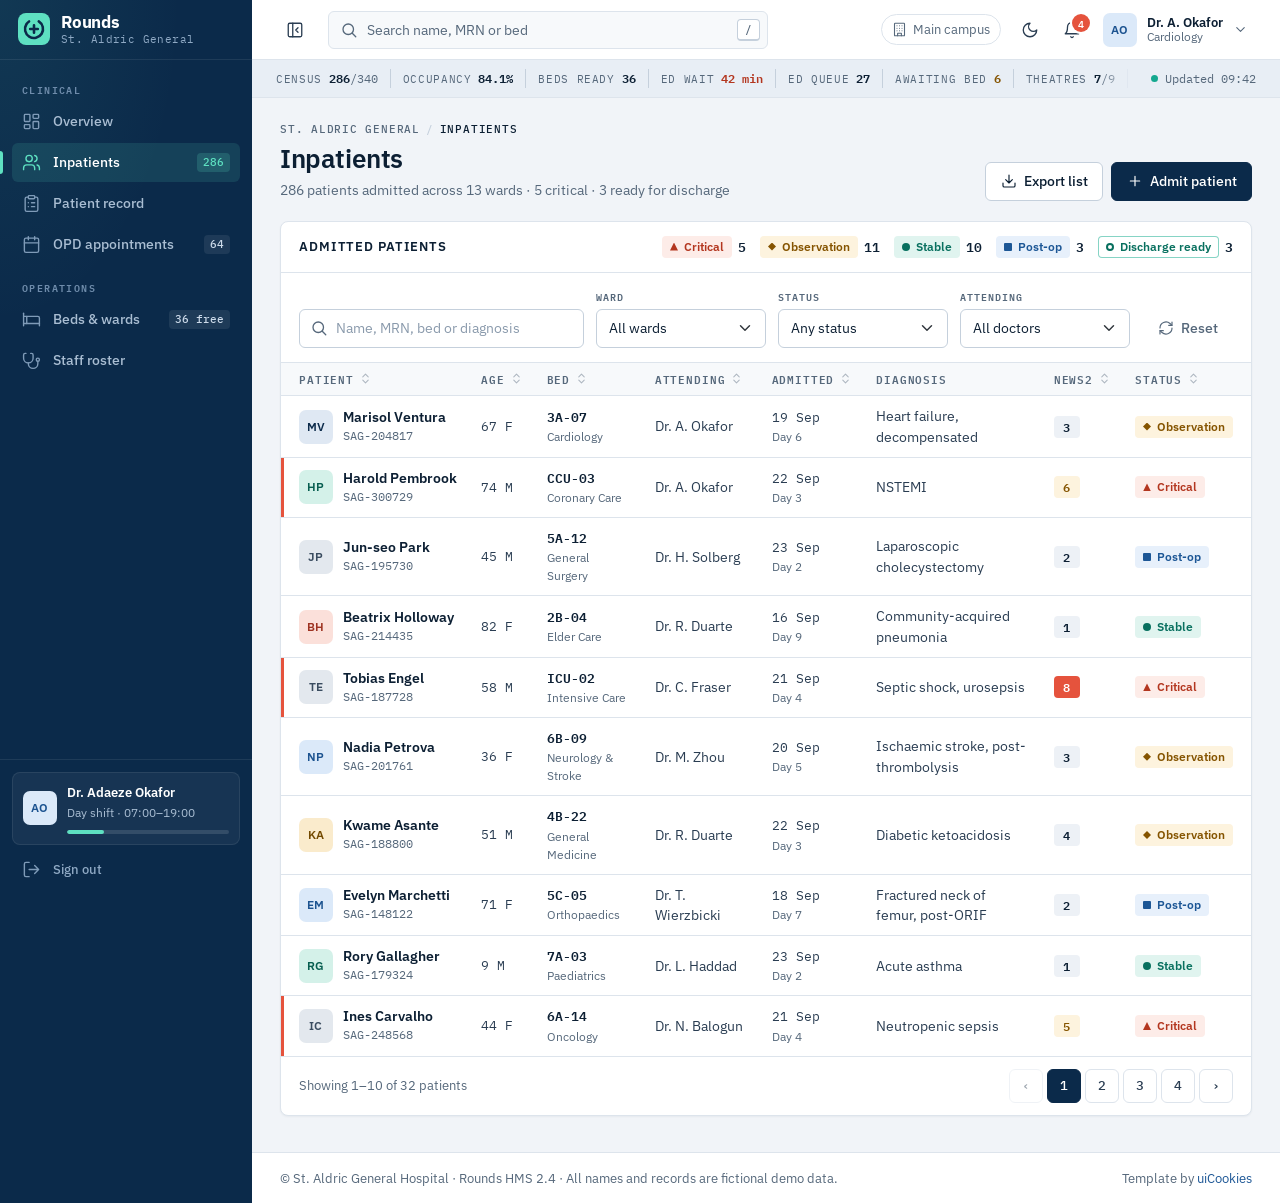
<file: patients.html>
<!doctype html>
<html lang="en" data-bs-theme="light">
<head>
  <meta charset="utf-8">
  <meta name="viewport" content="width=device-width, initial-scale=1">
  <title>Inpatients — Rounds Hospital Management System</title>
  <meta name="description" content="Inpatient list with search, ward, status and attending-doctor filters, sortable columns, pagination and an admit-patient form.">
  <meta name="theme-color" content="#0b2a4a">
  <script>document.documentElement.classList.add('js');try{var t=localStorage.getItem('rounds-theme');if(!t&&window.matchMedia&&matchMedia('(prefers-color-scheme: dark)').matches)t='dark';if(t)document.documentElement.setAttribute('data-bs-theme',t);if(localStorage.getItem('rounds-sidebar')==='collapsed')document.documentElement.classList.add('sidebar-collapsed');}catch(e){}</script>
  <link rel="icon" href="data:image/svg+xml,%3Csvg xmlns='http://www.w3.org/2000/svg' viewBox='0 0 32 32'%3E%3Crect width='32' height='32' rx='8' fill='%235ee0c1'/%3E%3Ccircle cx='16' cy='16' r='9' fill='none' stroke='%230b2a4a' stroke-width='2.6' stroke-linecap='round' stroke-dasharray='46 11' transform='rotate(-58 16 16)'/%3E%3Cpath d='M16 12.2v7.6M12.2 16h7.6' stroke='%230b2a4a' stroke-width='2.6' stroke-linecap='round'/%3E%3C/svg%3E">
  <link rel="preconnect" href="https://fonts.googleapis.com">
  <link rel="preconnect" href="https://fonts.gstatic.com" crossorigin>
  <link rel="stylesheet" href="https://fonts.googleapis.com/css2?family=IBM+Plex+Mono:wght@400;500;600&amp;family=IBM+Plex+Sans:wght@400;500;600;700&amp;display=swap">
  <link rel="stylesheet" href="css/vendor/bootstrap.min.css">
  <link rel="stylesheet" href="css/style.css">
</head>
<body class="page-patients">
  <a class="skip-link" href="#main">Skip to main content</a>
  <div class="app">
  <aside class="sidebar offcanvas-lg offcanvas-start" id="sidebar" tabindex="-1" aria-labelledby="sidebar-title">
    <div class="sidebar-inner">
      <div class="sidebar-head">
        <a class="brand" href="index.html"><svg class="brand-mark" viewBox="0 0 32 32" aria-hidden="true" focusable="false"><rect width="32" height="32" rx="8" fill="#5ee0c1"/><circle cx="16" cy="16" r="9" fill="none" stroke="#0b2a4a" stroke-width="2.6" stroke-linecap="round" stroke-dasharray="46 11" transform="rotate(-58 16 16)"/><path d="M16 12.2v7.6M12.2 16h7.6" stroke="#0b2a4a" stroke-width="2.6" stroke-linecap="round"/></svg><span class="brand-text"><span class="brand-name" id="sidebar-title">Rounds</span><span class="brand-org">St. Aldric General</span></span></a>
        <button type="button" class="icon-btn icon-btn--dark d-lg-none" data-bs-dismiss="offcanvas" data-bs-target="#sidebar" aria-label="Close navigation"><svg class="ic" viewBox="0 0 24 24" aria-hidden="true" focusable="false"><path d="M18 6 6 18M6 6l12 12"/></svg></button>
      </div>
      <nav class="sidebar-nav" aria-label="Primary">
        <p class="nav-label">Clinical</p>
        <ul class="side-list">
          <li><a class="side-link" href="index.html" title="Overview"><svg class="ic" viewBox="0 0 24 24" aria-hidden="true" focusable="false"><rect x="3" y="3" width="7" height="9" rx="1"/><rect x="14" y="3" width="7" height="5" rx="1"/><rect x="14" y="12" width="7" height="9" rx="1"/><rect x="3" y="16" width="7" height="5" rx="1"/></svg><span class="side-label">Overview</span></a></li>
          <li><a class="side-link is-active" href="patients.html" aria-current="page" title="Inpatients"><svg class="ic" viewBox="0 0 24 24" aria-hidden="true" focusable="false"><path d="M16 21v-2a4 4 0 0 0-4-4H6a4 4 0 0 0-4 4v2"/><circle cx="9" cy="7" r="4"/><path d="M22 21v-2a4 4 0 0 0-3-3.87"/><path d="M16 3.13a4 4 0 0 1 0 7.75"/></svg><span class="side-label">Inpatients</span><span class="side-count">286</span></a></li>
          <li><a class="side-link" href="patient.html" title="Patient record"><svg class="ic" viewBox="0 0 24 24" aria-hidden="true" focusable="false"><rect x="8" y="2" width="8" height="4" rx="1"/><path d="M16 4h2a2 2 0 0 1 2 2v14a2 2 0 0 1-2 2H6a2 2 0 0 1-2-2V6a2 2 0 0 1 2-2h2"/><path d="M12 11h4M12 16h4M8 11h.01M8 16h.01"/></svg><span class="side-label">Patient record</span></a></li>
          <li><a class="side-link" href="appointments.html" title="OPD appointments"><svg class="ic" viewBox="0 0 24 24" aria-hidden="true" focusable="false"><rect x="3" y="4" width="18" height="18" rx="2"/><path d="M16 2v4M8 2v4M3 10h18"/></svg><span class="side-label">OPD appointments</span><span class="side-count">64</span></a></li>
        </ul>
        <p class="nav-label">Operations</p>
        <ul class="side-list">
          <li><a class="side-link" href="beds.html" title="Beds & wards"><svg class="ic" viewBox="0 0 24 24" aria-hidden="true" focusable="false"><path d="M2 4v16"/><path d="M2 8h18a2 2 0 0 1 2 2v10"/><path d="M2 17h20"/><path d="M6 8v9"/></svg><span class="side-label">Beds &amp; wards</span><span class="side-count">36 free</span></a></li>
          <li><a class="side-link" href="staff.html" title="Staff roster"><svg class="ic" viewBox="0 0 24 24" aria-hidden="true" focusable="false"><path d="M5 3H4a2 2 0 0 0-2 2v4a6 6 0 0 0 12 0V5a2 2 0 0 0-2-2h-1"/><path d="M8 15v1a6 6 0 0 0 12 0v-3"/><circle cx="20" cy="11" r="2"/></svg><span class="side-label">Staff roster</span></a></li>
        </ul>
      </nav>
      <div class="sidebar-foot">
        <div class="shift-card">
          <span class="av av--sky" aria-hidden="true">AO</span>
          <div class="shift-card-body">
            <strong>Dr. Adaeze Okafor</strong>
            <span>Day shift &middot; 07:00&ndash;19:00</span>
            <span class="shift-meter" role="img" aria-label="Shift 23 percent complete"><span style="width:23%"></span></span>
          </div>
        </div>
        <a class="side-link side-link--quiet" href="login.html" title="Sign out"><svg class="ic" viewBox="0 0 24 24" aria-hidden="true" focusable="false"><path d="M9 21H5a2 2 0 0 1-2-2V5a2 2 0 0 1 2-2h4"/><path d="m16 17 5-5-5-5M21 12H9"/></svg><span class="side-label">Sign out</span></a>
      </div>
    </div>
  </aside>
  <div class="app-main">
    <header class="topbar">
      <button class="icon-btn d-lg-none" type="button" data-bs-toggle="offcanvas" data-bs-target="#sidebar" aria-controls="sidebar" aria-label="Open navigation"><svg class="ic" viewBox="0 0 24 24" aria-hidden="true" focusable="false"><path d="M4 6h16M4 12h16M4 18h16"/></svg></button>
      <button class="icon-btn d-none d-lg-inline-flex" type="button" id="sidebar-collapse" aria-label="Collapse sidebar" aria-expanded="true"><svg class="ic" viewBox="0 0 24 24" aria-hidden="true" focusable="false"><rect x="3" y="3" width="18" height="18" rx="2"/><path d="M9 3v18"/><path d="m16 15-3-3 3-3"/></svg></button>
      <form class="topbar-search" role="search" action="patients.html" method="get">
        <label class="visually-hidden" for="global-search">Search patients by name, MRN or bed</label>
        <svg class="ic" viewBox="0 0 24 24" aria-hidden="true" focusable="false"><circle cx="11" cy="11" r="7"/><path d="m21 21-4.3-4.3"/></svg>
        <input id="global-search" name="q" type="search" placeholder="Search name, MRN or bed" autocomplete="off">
        <kbd class="kbd" aria-hidden="true">/</kbd>
      </form>
      <div class="topbar-actions">
        <span class="topbar-site d-none d-xl-inline-flex"><svg class="ic" viewBox="0 0 24 24" aria-hidden="true" focusable="false"><rect x="4" y="2" width="16" height="20" rx="1"/><path d="M9 22v-4h6v4M8 6h.01M16 6h.01M12 6h.01M12 10h.01M12 14h.01M16 10h.01M16 14h.01M8 10h.01M8 14h.01"/></svg> Main campus</span>
        <button class="icon-btn" type="button" id="theme-toggle" aria-label="Switch to dark theme"><svg class="ic ic-moon" viewBox="0 0 24 24" aria-hidden="true" focusable="false"><path d="M12 3a6 6 0 0 0 9 9 9 9 0 1 1-9-9Z"/></svg><svg class="ic ic-sun" viewBox="0 0 24 24" aria-hidden="true" focusable="false"><circle cx="12" cy="12" r="4"/><path d="M12 2v2M12 20v2M4.93 4.93l1.41 1.41M17.66 17.66l1.41 1.41M2 12h2M20 12h2M6.34 17.66l-1.41 1.41M19.07 4.93l-1.41 1.41"/></svg></button>
        <div class="dropdown">
          <button class="icon-btn" type="button" data-bs-toggle="dropdown" data-bs-auto-close="outside" aria-expanded="false" aria-label="Notifications, 4 unread" id="notif-btn"><svg class="ic" viewBox="0 0 24 24" aria-hidden="true" focusable="false"><path d="M6 8a6 6 0 0 1 12 0c0 7 3 9 3 9H3s3-2 3-9"/><path d="M10.3 21a1.94 1.94 0 0 0 3.4 0"/></svg><span class="notif-badge" id="notif-count">4</span></button>
          <div class="dropdown-menu dropdown-menu-end notif-menu">
            <div class="notif-head"><strong>Notifications</strong><button type="button" class="link-btn" id="notif-read">Mark all read</button></div>
            <ul class="notif-list"><li><a class="notif-item is-unread" href="patients.html"><span class="notif-icon notif-icon--coral"><svg class="ic" viewBox="0 0 24 24" aria-hidden="true" focusable="false"><path d="m21.73 18-8-14a2 2 0 0 0-3.48 0l-8 14A2 2 0 0 0 4 21h16a2 2 0 0 0 1.73-3Z"/><path d="M12 9v4M12 17h.01"/></svg></span><span class="notif-text"><strong>Critical potassium 6.3 mmol/L</strong><span>4B-22 &middot; K. Asante</span></span><time class="notif-time">4 min ago</time></a></li><li><a class="notif-item is-unread" href="beds.html"><span class="notif-icon notif-icon--amber"><svg class="ic" viewBox="0 0 24 24" aria-hidden="true" focusable="false"><circle cx="12" cy="12" r="9"/><path d="M12 7v5l3 2"/></svg></span><span class="notif-text"><strong>ED boarding over 4 hours</strong><span>2 patients awaiting medical beds</span></span><time class="notif-time">12 min ago</time></a></li><li><a class="notif-item is-unread" href="staff.html"><span class="notif-icon notif-icon--amber"><svg class="ic" viewBox="0 0 24 24" aria-hidden="true" focusable="false"><path d="M16 21v-2a4 4 0 0 0-4-4H6a4 4 0 0 0-4 4v2"/><circle cx="9" cy="7" r="4"/><path d="M22 21v-2a4 4 0 0 0-3-3.87"/><path d="M16 3.13a4 4 0 0 1 0 7.75"/></svg></span><span class="notif-text"><strong>4B night shift is 1 RN short</strong><span>Open shift offered to bank staff</span></span><time class="notif-time">26 min ago</time></a></li><li><a class="notif-item is-unread" href="patient.html"><span class="notif-icon notif-icon--teal"><svg class="ic" viewBox="0 0 24 24" aria-hidden="true" focusable="false"><rect x="3" y="4" width="18" height="18" rx="2"/><path d="M16 2v4M8 2v4M3 10h18"/></svg></span><span class="notif-text"><strong>Echo confirmed for M. Ventura</strong><span>Fri 25 Sep, 10:30 &middot; Cardiac Investigations</span></span><time class="notif-time">1 h ago</time></a></li></ul>
          </div>
        </div>
        <div class="dropdown">
          <button class="user-btn" type="button" data-bs-toggle="dropdown" aria-expanded="false" aria-label="Account menu for Dr. Adaeze Okafor"><span class="av av--sky" aria-hidden="true">AO</span><span class="user-meta"><strong>Dr. A. Okafor</strong><small>Cardiology</small></span><svg class="ic ic-sm" viewBox="0 0 24 24" aria-hidden="true" focusable="false"><path d="m6 9 6 6 6-6"/></svg></button>
          <ul class="dropdown-menu dropdown-menu-end user-menu">
            <li class="user-menu-head"><strong>Dr. Adaeze Okafor</strong><span>Consultant cardiologist &middot; Bleep 4471</span></li>
            <li><a class="dropdown-item" href="staff.html"><svg class="ic" viewBox="0 0 24 24" aria-hidden="true" focusable="false"><rect x="3" y="4" width="18" height="18" rx="2"/><path d="M16 2v4M8 2v4M3 10h18"/></svg> My shifts</a></li>
            <li><a class="dropdown-item" href="patients.html"><svg class="ic" viewBox="0 0 24 24" aria-hidden="true" focusable="false"><path d="M16 21v-2a4 4 0 0 0-4-4H6a4 4 0 0 0-4 4v2"/><circle cx="9" cy="7" r="4"/><path d="M22 21v-2a4 4 0 0 0-3-3.87"/><path d="M16 3.13a4 4 0 0 1 0 7.75"/></svg> My patients</a></li>
            <li><hr class="dropdown-divider"></li>
            <li><a class="dropdown-item" href="login.html"><svg class="ic" viewBox="0 0 24 24" aria-hidden="true" focusable="false"><path d="M9 21H5a2 2 0 0 1-2-2V5a2 2 0 0 1 2-2h4"/><path d="m16 17 5-5-5-5M21 12H9"/></svg> Sign out</a></li>
          </ul>
        </div>
      </div>
    </header>
    <div class="census" role="region" aria-label="Hospital census at 09:42">
      <ul class="census-list"><li class=""><span class="census-k">Census</span><span class="census-v">286<span class="census-of">/340</span></span></li><li class=""><span class="census-k">Occupancy</span><span class="census-v">84.1%</span></li><li class=""><span class="census-k">Beds ready</span><span class="census-v" data-census="free">36</span></li><li class="is-alert"><span class="census-k">ED wait</span><span class="census-v">42 min</span></li><li class=""><span class="census-k">ED queue</span><span class="census-v">27</span></li><li class="is-warn"><span class="census-k">Awaiting bed</span><span class="census-v">6</span></li><li class=""><span class="census-k">Theatres</span><span class="census-v">7<span class="census-of">/9</span></span></li><li class=""><span class="census-k">Admits</span><span class="census-v">31</span></li><li class=""><span class="census-k">Discharges</span><span class="census-v">9<span class="census-of">/38</span></span></li></ul>
      <span class="census-stamp"><span class="live-dot" aria-hidden="true"></span>Updated 09:42</span>
    </div>
    <main id="main" class="content" tabindex="-1">
      <div class="page-head">
        <div class="page-head-text">
          <nav aria-label="Breadcrumb"><ol class="crumbs"><li><a href="index.html">St. Aldric General</a></li><li aria-current="page">Inpatients</li></ol></nav>
          <h1 class="page-title">Inpatients</h1>
          <p class="page-sub">286 patients admitted across 13 wards &middot; 5 critical &middot; 3 ready for discharge</p>
        </div>
        <div class="page-actions"><button type="button" class="btn btn-outline" id="export-btn"><svg class="ic" viewBox="0 0 24 24" aria-hidden="true" focusable="false"><path d="M21 15v4a2 2 0 0 1-2 2H5a2 2 0 0 1-2-2v-4"/><path d="m7 10 5 5 5-5M12 15V3"/></svg> Export list</button><button type="button" class="btn btn-primary" data-bs-toggle="offcanvas" data-bs-target="#admit" aria-controls="admit"><svg class="ic" viewBox="0 0 24 24" aria-hidden="true" focusable="false"><path d="M12 5v14M5 12h14"/></svg> Admit patient</button></div>
      </div>
      <section class="panel" aria-labelledby="list-title">
        <header class="panel-head panel-head--stack">
          <div class="d-flex flex-wrap align-items-center gap-3 w-100">
            <h2 class="panel-title me-auto" id="list-title">Admitted patients</h2>
            <ul class="status-summary"><li><span class="chip chip--critical">Critical</span><strong>5</strong></li><li><span class="chip chip--observation">Observation</span><strong>11</strong></li><li><span class="chip chip--stable">Stable</span><strong>10</strong></li><li><span class="chip chip--postop">Post-op</span><strong>3</strong></li><li><span class="chip chip--ready">Discharge ready</span><strong>3</strong></li></ul>
          </div>
        </header>
        <form class="toolbar" id="pt-filters" role="search" aria-label="Filter patients">
          <div class="toolbar-search">
            <label class="visually-hidden" for="pt-q">Search patients</label>
            <svg class="ic" viewBox="0 0 24 24" aria-hidden="true" focusable="false"><circle cx="11" cy="11" r="7"/><path d="m21 21-4.3-4.3"/></svg>
            <input class="form-control" id="pt-q" type="search" placeholder="Name, MRN, bed or diagnosis" autocomplete="off">
          </div>
          <div class="toolbar-field">
            <label class="form-label" for="f-ward">Ward</label>
            <select class="form-select" id="f-ward"><option value="">All wards</option><option value="ICU">ICU Intensive Care</option><option value="CCU">CCU Coronary Care</option><option value="3A">3A Cardiology</option><option value="4B">4B General Medicine</option><option value="4C">4C Respiratory</option><option value="5A">5A General Surgery</option><option value="5C">5C Orthopaedics</option><option value="6A">6A Oncology</option><option value="6B">6B Neurology &amp; Stroke</option><option value="7A">7A Paediatrics</option><option value="2M">2M Maternity</option><option value="2B">2B Elder Care</option><option value="AMU">AMU Acute Medical Unit</option></select>
          </div>
          <div class="toolbar-field">
            <label class="form-label" for="f-status">Status</label>
            <select class="form-select" id="f-status"><option value="">Any status</option><option value="critical">Critical</option><option value="observation">Observation</option><option value="stable">Stable</option><option value="postop">Post-op</option><option value="ready">Discharge ready</option></select>
          </div>
          <div class="toolbar-field">
            <label class="form-label" for="f-doctor">Attending</label>
            <select class="form-select" id="f-doctor"><option value="">All doctors</option><option value="achterberg">Dr. S. Achterberg</option><option value="balogun">Dr. N. Balogun</option><option value="castellanos">Dr. M. Castellanos</option><option value="duarte">Dr. R. Duarte</option><option value="fraser">Dr. C. Fraser</option><option value="haddad">Dr. L. Haddad</option><option value="okafor">Dr. A. Okafor</option><option value="raman">Dr. P. Raman</option><option value="solberg">Dr. H. Solberg</option><option value="wierzbicki">Dr. T. Wierzbicki</option><option value="zhou">Dr. M. Zhou</option></select>
          </div>
          <button type="reset" class="btn btn-ghost toolbar-reset"><svg class="ic ic-sm" viewBox="0 0 24 24" aria-hidden="true" focusable="false"><path d="M3 12a9 9 0 0 1 15-6.7L21 8"/><path d="M21 3v5h-5"/><path d="M21 12a9 9 0 0 1-15 6.7L3 16"/><path d="M8 16H3v5"/></svg> Reset</button>
        </form>
        <div class="table-scroll">
          <table class="table table-clinical table-patients mb-0" id="pt-table">
            <caption class="visually-hidden">Admitted patients. Column headers with buttons can be sorted.</caption>
            <thead>
              <tr>
                <th scope="col" aria-sort="none"><button type="button" class="th-sort" data-sort="name">Patient<svg class="ic ic-xs" viewBox="0 0 24 24" aria-hidden="true" focusable="false"><path d="m7 15 5 5 5-5M7 9l5-5 5 5"/></svg></button></th>
                <th scope="col" aria-sort="none"><button type="button" class="th-sort" data-sort="age">Age<svg class="ic ic-xs" viewBox="0 0 24 24" aria-hidden="true" focusable="false"><path d="m7 15 5 5 5-5M7 9l5-5 5 5"/></svg></button></th>
                <th scope="col" aria-sort="none"><button type="button" class="th-sort" data-sort="bed">Bed<svg class="ic ic-xs" viewBox="0 0 24 24" aria-hidden="true" focusable="false"><path d="m7 15 5 5 5-5M7 9l5-5 5 5"/></svg></button></th>
                <th scope="col" aria-sort="none" class="d-none d-lg-table-cell"><button type="button" class="th-sort" data-sort="doctor">Attending<svg class="ic ic-xs" viewBox="0 0 24 24" aria-hidden="true" focusable="false"><path d="m7 15 5 5 5-5M7 9l5-5 5 5"/></svg></button></th>
                <th scope="col" aria-sort="none" class="d-none d-md-table-cell"><button type="button" class="th-sort" data-sort="admitted">Admitted<svg class="ic ic-xs" viewBox="0 0 24 24" aria-hidden="true" focusable="false"><path d="m7 15 5 5 5-5M7 9l5-5 5 5"/></svg></button></th>
                <th scope="col" class="d-none d-xl-table-cell">Diagnosis</th>
                <th scope="col" aria-sort="none"><button type="button" class="th-sort" data-sort="news">NEWS2<svg class="ic ic-xs" viewBox="0 0 24 24" aria-hidden="true" focusable="false"><path d="m7 15 5 5 5-5M7 9l5-5 5 5"/></svg></button></th>
                <th scope="col" aria-sort="none"><button type="button" class="th-sort" data-sort="status">Status<svg class="ic ic-xs" viewBox="0 0 24 24" aria-hidden="true" focusable="false"><path d="m7 15 5 5 5-5M7 9l5-5 5 5"/></svg></button></th>
              </tr>
            </thead>
            <tbody>
                <tr data-ward="3A" data-status="observation" data-doctor="okafor" data-search="marisol ventura sag-204817 3a-07 heart failure, decompensated dr. adaeze okafor">
                  <td data-v="Ventura Marisol"><div class="pt"><span class="av av--navy" aria-hidden="true">MV</span><div><a class="pt-name" href="patient.html">Marisol Ventura</a><span class="pt-sub mono">SAG-204817</span></div></div></td>
                  <td data-v="67" class="mono">67 F</td>
                  <td data-v="3A-07"><span class="loc"><span class="loc-bed mono">3A-07</span><span class="cell-sub">Cardiology</span></span></td>
                  <td data-v="Okafor" class="d-none d-lg-table-cell">Dr. A. Okafor</td>
                  <td data-v="19" class="d-none d-md-table-cell"><span class="mono">19 Sep</span><span class="cell-sub">Day 6</span></td>
                  <td class="d-none d-xl-table-cell dx-cell">Heart failure, decompensated</td>
                  <td data-v="03"><span class="news news--low" title="NEWS2 score">3</span></td>
                  <td data-v="1"><span class="chip chip--observation">Observation</span></td>
                </tr>
                <tr data-ward="CCU" data-status="critical" data-doctor="okafor" data-search="harold pembrook sag-300729 ccu-03 nstemi dr. adaeze okafor" class="is-critical">
                  <td data-v="Pembrook Harold"><div class="pt"><span class="av av--teal" aria-hidden="true">HP</span><div><a class="pt-name" href="patient.html">Harold Pembrook</a><span class="pt-sub mono">SAG-300729</span></div></div></td>
                  <td data-v="74" class="mono">74 M</td>
                  <td data-v="CCU-03"><span class="loc"><span class="loc-bed mono">CCU-03</span><span class="cell-sub">Coronary Care</span></span></td>
                  <td data-v="Okafor" class="d-none d-lg-table-cell">Dr. A. Okafor</td>
                  <td data-v="22" class="d-none d-md-table-cell"><span class="mono">22 Sep</span><span class="cell-sub">Day 3</span></td>
                  <td class="d-none d-xl-table-cell dx-cell">NSTEMI</td>
                  <td data-v="06"><span class="news news--med" title="NEWS2 score">6</span></td>
                  <td data-v="0"><span class="chip chip--critical">Critical</span></td>
                </tr>
                <tr data-ward="5A" data-status="postop" data-doctor="solberg" data-search="jun-seo park sag-195730 5a-12 laparoscopic cholecystectomy dr. henrik solberg">
                  <td data-v="Park Jun-seo"><div class="pt"><span class="av av--slate" aria-hidden="true">JP</span><div><a class="pt-name" href="patient.html">Jun-seo Park</a><span class="pt-sub mono">SAG-195730</span></div></div></td>
                  <td data-v="45" class="mono">45 M</td>
                  <td data-v="5A-12"><span class="loc"><span class="loc-bed mono">5A-12</span><span class="cell-sub">General Surgery</span></span></td>
                  <td data-v="Solberg" class="d-none d-lg-table-cell">Dr. H. Solberg</td>
                  <td data-v="23" class="d-none d-md-table-cell"><span class="mono">23 Sep</span><span class="cell-sub">Day 2</span></td>
                  <td class="d-none d-xl-table-cell dx-cell">Laparoscopic cholecystectomy</td>
                  <td data-v="02"><span class="news news--low" title="NEWS2 score">2</span></td>
                  <td data-v="2"><span class="chip chip--postop">Post-op</span></td>
                </tr>
                <tr data-ward="2B" data-status="stable" data-doctor="duarte" data-search="beatrix holloway sag-214435 2b-04 community-acquired pneumonia dr. rafael duarte">
                  <td data-v="Holloway Beatrix"><div class="pt"><span class="av av--coral" aria-hidden="true">BH</span><div><a class="pt-name" href="patient.html">Beatrix Holloway</a><span class="pt-sub mono">SAG-214435</span></div></div></td>
                  <td data-v="82" class="mono">82 F</td>
                  <td data-v="2B-04"><span class="loc"><span class="loc-bed mono">2B-04</span><span class="cell-sub">Elder Care</span></span></td>
                  <td data-v="Duarte" class="d-none d-lg-table-cell">Dr. R. Duarte</td>
                  <td data-v="16" class="d-none d-md-table-cell"><span class="mono">16 Sep</span><span class="cell-sub">Day 9</span></td>
                  <td class="d-none d-xl-table-cell dx-cell">Community-acquired pneumonia</td>
                  <td data-v="01"><span class="news news--low" title="NEWS2 score">1</span></td>
                  <td data-v="3"><span class="chip chip--stable">Stable</span></td>
                </tr>
                <tr data-ward="ICU" data-status="critical" data-doctor="fraser" data-search="tobias engel sag-187728 icu-02 septic shock, urosepsis dr. callum fraser" class="is-critical">
                  <td data-v="Engel Tobias"><div class="pt"><span class="av av--slate" aria-hidden="true">TE</span><div><a class="pt-name" href="patient.html">Tobias Engel</a><span class="pt-sub mono">SAG-187728</span></div></div></td>
                  <td data-v="58" class="mono">58 M</td>
                  <td data-v="ICU-02"><span class="loc"><span class="loc-bed mono">ICU-02</span><span class="cell-sub">Intensive Care</span></span></td>
                  <td data-v="Fraser" class="d-none d-lg-table-cell">Dr. C. Fraser</td>
                  <td data-v="21" class="d-none d-md-table-cell"><span class="mono">21 Sep</span><span class="cell-sub">Day 4</span></td>
                  <td class="d-none d-xl-table-cell dx-cell">Septic shock, urosepsis</td>
                  <td data-v="08"><span class="news news--high" title="NEWS2 score">8</span></td>
                  <td data-v="0"><span class="chip chip--critical">Critical</span></td>
                </tr>
                <tr data-ward="6B" data-status="observation" data-doctor="zhou" data-search="nadia petrova sag-201761 6b-09 ischaemic stroke, post-thrombolysis dr. mei lin zhou">
                  <td data-v="Petrova Nadia"><div class="pt"><span class="av av--sky" aria-hidden="true">NP</span><div><a class="pt-name" href="patient.html">Nadia Petrova</a><span class="pt-sub mono">SAG-201761</span></div></div></td>
                  <td data-v="36" class="mono">36 F</td>
                  <td data-v="6B-09"><span class="loc"><span class="loc-bed mono">6B-09</span><span class="cell-sub">Neurology &amp; Stroke</span></span></td>
                  <td data-v="Zhou" class="d-none d-lg-table-cell">Dr. M. Zhou</td>
                  <td data-v="20" class="d-none d-md-table-cell"><span class="mono">20 Sep</span><span class="cell-sub">Day 5</span></td>
                  <td class="d-none d-xl-table-cell dx-cell">Ischaemic stroke, post-thrombolysis</td>
                  <td data-v="03"><span class="news news--low" title="NEWS2 score">3</span></td>
                  <td data-v="1"><span class="chip chip--observation">Observation</span></td>
                </tr>
                <tr data-ward="4B" data-status="observation" data-doctor="duarte" data-search="kwame asante sag-188800 4b-22 diabetic ketoacidosis dr. rafael duarte">
                  <td data-v="Asante Kwame"><div class="pt"><span class="av av--amber" aria-hidden="true">KA</span><div><a class="pt-name" href="patient.html">Kwame Asante</a><span class="pt-sub mono">SAG-188800</span></div></div></td>
                  <td data-v="51" class="mono">51 M</td>
                  <td data-v="4B-22"><span class="loc"><span class="loc-bed mono">4B-22</span><span class="cell-sub">General Medicine</span></span></td>
                  <td data-v="Duarte" class="d-none d-lg-table-cell">Dr. R. Duarte</td>
                  <td data-v="22" class="d-none d-md-table-cell"><span class="mono">22 Sep</span><span class="cell-sub">Day 3</span></td>
                  <td class="d-none d-xl-table-cell dx-cell">Diabetic ketoacidosis</td>
                  <td data-v="04"><span class="news news--low" title="NEWS2 score">4</span></td>
                  <td data-v="1"><span class="chip chip--observation">Observation</span></td>
                </tr>
                <tr data-ward="5C" data-status="postop" data-doctor="wierzbicki" data-search="evelyn marchetti sag-148122 5c-05 fractured neck of femur, post-orif dr. tomasz wierzbicki">
                  <td data-v="Marchetti Evelyn"><div class="pt"><span class="av av--sky" aria-hidden="true">EM</span><div><a class="pt-name" href="patient.html">Evelyn Marchetti</a><span class="pt-sub mono">SAG-148122</span></div></div></td>
                  <td data-v="71" class="mono">71 F</td>
                  <td data-v="5C-05"><span class="loc"><span class="loc-bed mono">5C-05</span><span class="cell-sub">Orthopaedics</span></span></td>
                  <td data-v="Wierzbicki" class="d-none d-lg-table-cell">Dr. T. Wierzbicki</td>
                  <td data-v="18" class="d-none d-md-table-cell"><span class="mono">18 Sep</span><span class="cell-sub">Day 7</span></td>
                  <td class="d-none d-xl-table-cell dx-cell">Fractured neck of femur, post-ORIF</td>
                  <td data-v="02"><span class="news news--low" title="NEWS2 score">2</span></td>
                  <td data-v="2"><span class="chip chip--postop">Post-op</span></td>
                </tr>
                <tr data-ward="7A" data-status="stable" data-doctor="haddad" data-search="rory gallagher sag-179324 7a-03 acute asthma dr. leila haddad">
                  <td data-v="Gallagher Rory"><div class="pt"><span class="av av--teal" aria-hidden="true">RG</span><div><a class="pt-name" href="patient.html">Rory Gallagher</a><span class="pt-sub mono">SAG-179324</span></div></div></td>
                  <td data-v="9" class="mono">9 M</td>
                  <td data-v="7A-03"><span class="loc"><span class="loc-bed mono">7A-03</span><span class="cell-sub">Paediatrics</span></span></td>
                  <td data-v="Haddad" class="d-none d-lg-table-cell">Dr. L. Haddad</td>
                  <td data-v="23" class="d-none d-md-table-cell"><span class="mono">23 Sep</span><span class="cell-sub">Day 2</span></td>
                  <td class="d-none d-xl-table-cell dx-cell">Acute asthma</td>
                  <td data-v="01"><span class="news news--low" title="NEWS2 score">1</span></td>
                  <td data-v="3"><span class="chip chip--stable">Stable</span></td>
                </tr>
                <tr data-ward="6A" data-status="critical" data-doctor="balogun" data-search="ines carvalho sag-248568 6a-14 neutropenic sepsis dr. nkechi balogun" class="is-critical">
                  <td data-v="Carvalho Ines"><div class="pt"><span class="av av--slate" aria-hidden="true">IC</span><div><a class="pt-name" href="patient.html">Ines Carvalho</a><span class="pt-sub mono">SAG-248568</span></div></div></td>
                  <td data-v="44" class="mono">44 F</td>
                  <td data-v="6A-14"><span class="loc"><span class="loc-bed mono">6A-14</span><span class="cell-sub">Oncology</span></span></td>
                  <td data-v="Balogun" class="d-none d-lg-table-cell">Dr. N. Balogun</td>
                  <td data-v="21" class="d-none d-md-table-cell"><span class="mono">21 Sep</span><span class="cell-sub">Day 4</span></td>
                  <td class="d-none d-xl-table-cell dx-cell">Neutropenic sepsis</td>
                  <td data-v="05"><span class="news news--med" title="NEWS2 score">5</span></td>
                  <td data-v="0"><span class="chip chip--critical">Critical</span></td>
                </tr>
                <tr data-ward="4C" data-status="observation" data-doctor="achterberg" data-search="walter brennan sag-106664 4c-08 copd exacerbation dr. samuel achterberg">
                  <td data-v="Brennan Walter"><div class="pt"><span class="av av--teal" aria-hidden="true">WB</span><div><a class="pt-name" href="patient.html">Walter Brennan</a><span class="pt-sub mono">SAG-106664</span></div></div></td>
                  <td data-v="79" class="mono">79 M</td>
                  <td data-v="4C-08"><span class="loc"><span class="loc-bed mono">4C-08</span><span class="cell-sub">Respiratory</span></span></td>
                  <td data-v="Achterberg" class="d-none d-lg-table-cell">Dr. S. Achterberg</td>
                  <td data-v="20" class="d-none d-md-table-cell"><span class="mono">20 Sep</span><span class="cell-sub">Day 5</span></td>
                  <td class="d-none d-xl-table-cell dx-cell">COPD exacerbation</td>
                  <td data-v="04"><span class="news news--low" title="NEWS2 score">4</span></td>
                  <td data-v="1"><span class="chip chip--observation">Observation</span></td>
                </tr>
                <tr data-ward="2M" data-status="observation" data-doctor="castellanos" data-search="leilani kahale sag-331409 2m-11 pre-eclampsia, 34 weeks dr. marguerite castellanos">
                  <td data-v="Kahale Leilani"><div class="pt"><span class="av av--coral" aria-hidden="true">LK</span><div><a class="pt-name" href="patient.html">Leilani Kahale</a><span class="pt-sub mono">SAG-331409</span></div></div></td>
                  <td data-v="33" class="mono">33 F</td>
                  <td data-v="2M-11"><span class="loc"><span class="loc-bed mono">2M-11</span><span class="cell-sub">Maternity</span></span></td>
                  <td data-v="Castellanos" class="d-none d-lg-table-cell">Dr. M. Castellanos</td>
                  <td data-v="23" class="d-none d-md-table-cell"><span class="mono">23 Sep</span><span class="cell-sub">Day 2</span></td>
                  <td class="d-none d-xl-table-cell dx-cell">Pre-eclampsia, 34 weeks</td>
                  <td data-v="03"><span class="news news--low" title="NEWS2 score">3</span></td>
                  <td data-v="1"><span class="chip chip--observation">Observation</span></td>
                </tr>
                <tr data-ward="3A" data-status="stable" data-doctor="okafor" data-search="arjun mehta sag-345241 3a-15 atrial fibrillation, fast rate dr. adaeze okafor">
                  <td data-v="Mehta Arjun"><div class="pt"><span class="av av--teal" aria-hidden="true">AM</span><div><a class="pt-name" href="patient.html">Arjun Mehta</a><span class="pt-sub mono">SAG-345241</span></div></div></td>
                  <td data-v="62" class="mono">62 M</td>
                  <td data-v="3A-15"><span class="loc"><span class="loc-bed mono">3A-15</span><span class="cell-sub">Cardiology</span></span></td>
                  <td data-v="Okafor" class="d-none d-lg-table-cell">Dr. A. Okafor</td>
                  <td data-v="22" class="d-none d-md-table-cell"><span class="mono">22 Sep</span><span class="cell-sub">Day 3</span></td>
                  <td class="d-none d-xl-table-cell dx-cell">Atrial fibrillation, fast rate</td>
                  <td data-v="02"><span class="news news--low" title="NEWS2 score">2</span></td>
                  <td data-v="3"><span class="chip chip--stable">Stable</span></td>
                </tr>
                <tr data-ward="2B" data-status="stable" data-doctor="duarte" data-search="grete johansson sag-160604 2b-17 delirium secondary to uti dr. rafael duarte">
                  <td data-v="Johansson Grete"><div class="pt"><span class="av av--navy" aria-hidden="true">GJ</span><div><a class="pt-name" href="patient.html">Grete Johansson</a><span class="pt-sub mono">SAG-160604</span></div></div></td>
                  <td data-v="88" class="mono">88 F</td>
                  <td data-v="2B-17"><span class="loc"><span class="loc-bed mono">2B-17</span><span class="cell-sub">Elder Care</span></span></td>
                  <td data-v="Duarte" class="d-none d-lg-table-cell">Dr. R. Duarte</td>
                  <td data-v="17" class="d-none d-md-table-cell"><span class="mono">17 Sep</span><span class="cell-sub">Day 8</span></td>
                  <td class="d-none d-xl-table-cell dx-cell">Delirium secondary to UTI</td>
                  <td data-v="02"><span class="news news--low" title="NEWS2 score">2</span></td>
                  <td data-v="3"><span class="chip chip--stable">Stable</span></td>
                </tr>
                <tr data-ward="5C" data-status="ready" data-doctor="wierzbicki" data-search="mateo silva sag-114769 5c-10 tibial plateau fracture dr. tomasz wierzbicki">
                  <td data-v="Silva Mateo"><div class="pt"><span class="av av--teal" aria-hidden="true">MS</span><div><a class="pt-name" href="patient.html">Mateo Silva</a><span class="pt-sub mono">SAG-114769</span></div></div></td>
                  <td data-v="24" class="mono">24 M</td>
                  <td data-v="5C-10"><span class="loc"><span class="loc-bed mono">5C-10</span><span class="cell-sub">Orthopaedics</span></span></td>
                  <td data-v="Wierzbicki" class="d-none d-lg-table-cell">Dr. T. Wierzbicki</td>
                  <td data-v="19" class="d-none d-md-table-cell"><span class="mono">19 Sep</span><span class="cell-sub">Day 6</span></td>
                  <td class="d-none d-xl-table-cell dx-cell">Tibial plateau fracture</td>
                  <td data-v="00"><span class="news news--low" title="NEWS2 score">0</span></td>
                  <td data-v="4"><span class="chip chip--ready">Discharge ready</span></td>
                </tr>
                <tr data-ward="5A" data-status="observation" data-doctor="solberg" data-search="olufemi adeyemi sag-371001 5a-03 small bowel obstruction dr. henrik solberg">
                  <td data-v="Adeyemi Olufemi"><div class="pt"><span class="av av--amber" aria-hidden="true">OA</span><div><a class="pt-name" href="patient.html">Olufemi Adeyemi</a><span class="pt-sub mono">SAG-371001</span></div></div></td>
                  <td data-v="57" class="mono">57 M</td>
                  <td data-v="5A-03"><span class="loc"><span class="loc-bed mono">5A-03</span><span class="cell-sub">General Surgery</span></span></td>
                  <td data-v="Solberg" class="d-none d-lg-table-cell">Dr. H. Solberg</td>
                  <td data-v="21" class="d-none d-md-table-cell"><span class="mono">21 Sep</span><span class="cell-sub">Day 4</span></td>
                  <td class="d-none d-xl-table-cell dx-cell">Small bowel obstruction</td>
                  <td data-v="03"><span class="news news--low" title="NEWS2 score">3</span></td>
                  <td data-v="1"><span class="chip chip--observation">Observation</span></td>
                </tr>
                <tr data-ward="6A" data-status="stable" data-doctor="balogun" data-search="clara whitfield sag-188421 6a-02 chemotherapy, cycle 3 dr. nkechi balogun">
                  <td data-v="Whitfield Clara"><div class="pt"><span class="av av--amber" aria-hidden="true">CW</span><div><a class="pt-name" href="patient.html">Clara Whitfield</a><span class="pt-sub mono">SAG-188421</span></div></div></td>
                  <td data-v="49" class="mono">49 F</td>
                  <td data-v="6A-02"><span class="loc"><span class="loc-bed mono">6A-02</span><span class="cell-sub">Oncology</span></span></td>
                  <td data-v="Balogun" class="d-none d-lg-table-cell">Dr. N. Balogun</td>
                  <td data-v="23" class="d-none d-md-table-cell"><span class="mono">23 Sep</span><span class="cell-sub">Day 2</span></td>
                  <td class="d-none d-xl-table-cell dx-cell">Chemotherapy, cycle 3</td>
                  <td data-v="00"><span class="news news--low" title="NEWS2 score">0</span></td>
                  <td data-v="3"><span class="chip chip--stable">Stable</span></td>
                </tr>
                <tr data-ward="ICU" data-status="critical" data-doctor="fraser" data-search="dmitri volkov sag-357587 icu-06 post-cabg ventilation dr. callum fraser" class="is-critical">
                  <td data-v="Volkov Dmitri"><div class="pt"><span class="av av--navy" aria-hidden="true">DV</span><div><a class="pt-name" href="patient.html">Dmitri Volkov</a><span class="pt-sub mono">SAG-357587</span></div></div></td>
                  <td data-v="66" class="mono">66 M</td>
                  <td data-v="ICU-06"><span class="loc"><span class="loc-bed mono">ICU-06</span><span class="cell-sub">Intensive Care</span></span></td>
                  <td data-v="Fraser" class="d-none d-lg-table-cell">Dr. C. Fraser</td>
                  <td data-v="22" class="d-none d-md-table-cell"><span class="mono">22 Sep</span><span class="cell-sub">Day 3</span></td>
                  <td class="d-none d-xl-table-cell dx-cell">Post-CABG ventilation</td>
                  <td data-v="07"><span class="news news--high" title="NEWS2 score">7</span></td>
                  <td data-v="0"><span class="chip chip--critical">Critical</span></td>
                </tr>
                <tr data-ward="7A" data-status="ready" data-doctor="haddad" data-search="hana suzuki sag-332892 7a-12 gastroenteritis, dehydration dr. leila haddad">
                  <td data-v="Suzuki Hana"><div class="pt"><span class="av av--amber" aria-hidden="true">HS</span><div><a class="pt-name" href="patient.html">Hana Suzuki</a><span class="pt-sub mono">SAG-332892</span></div></div></td>
                  <td data-v="5" class="mono">5 F</td>
                  <td data-v="7A-12"><span class="loc"><span class="loc-bed mono">7A-12</span><span class="cell-sub">Paediatrics</span></span></td>
                  <td data-v="Haddad" class="d-none d-lg-table-cell">Dr. L. Haddad</td>
                  <td data-v="22" class="d-none d-md-table-cell"><span class="mono">22 Sep</span><span class="cell-sub">Day 3</span></td>
                  <td class="d-none d-xl-table-cell dx-cell">Gastroenteritis, dehydration</td>
                  <td data-v="00"><span class="news news--low" title="NEWS2 score">0</span></td>
                  <td data-v="4"><span class="chip chip--ready">Discharge ready</span></td>
                </tr>
                <tr data-ward="4B" data-status="stable" data-doctor="duarte" data-search="patrick o&#x27;dwyer sag-259698 4b-31 cellulitis, left leg dr. rafael duarte">
                  <td data-v="O&#x27;Dwyer Patrick"><div class="pt"><span class="av av--slate" aria-hidden="true">PO</span><div><a class="pt-name" href="patient.html">Patrick O&#x27;Dwyer</a><span class="pt-sub mono">SAG-259698</span></div></div></td>
                  <td data-v="70" class="mono">70 M</td>
                  <td data-v="4B-31"><span class="loc"><span class="loc-bed mono">4B-31</span><span class="cell-sub">General Medicine</span></span></td>
                  <td data-v="Duarte" class="d-none d-lg-table-cell">Dr. R. Duarte</td>
                  <td data-v="20" class="d-none d-md-table-cell"><span class="mono">20 Sep</span><span class="cell-sub">Day 5</span></td>
                  <td class="d-none d-xl-table-cell dx-cell">Cellulitis, left leg</td>
                  <td data-v="01"><span class="news news--low" title="NEWS2 score">1</span></td>
                  <td data-v="3"><span class="chip chip--stable">Stable</span></td>
                </tr>
                <tr data-ward="4C" data-status="observation" data-doctor="achterberg" data-search="sunita chaudhary sag-362017 4c-19 pulmonary embolism dr. samuel achterberg">
                  <td data-v="Chaudhary Sunita"><div class="pt"><span class="av av--amber" aria-hidden="true">SC</span><div><a class="pt-name" href="patient.html">Sunita Chaudhary</a><span class="pt-sub mono">SAG-362017</span></div></div></td>
                  <td data-v="39" class="mono">39 F</td>
                  <td data-v="4C-19"><span class="loc"><span class="loc-bed mono">4C-19</span><span class="cell-sub">Respiratory</span></span></td>
                  <td data-v="Achterberg" class="d-none d-lg-table-cell">Dr. S. Achterberg</td>
                  <td data-v="22" class="d-none d-md-table-cell"><span class="mono">22 Sep</span><span class="cell-sub">Day 3</span></td>
                  <td class="d-none d-xl-table-cell dx-cell">Pulmonary embolism</td>
                  <td data-v="03"><span class="news news--low" title="NEWS2 score">3</span></td>
                  <td data-v="1"><span class="chip chip--observation">Observation</span></td>
                </tr>
                <tr data-ward="3A" data-status="observation" data-doctor="okafor" data-search="frederick lam sag-144626 3a-20 complete heart block, awaiting pacemaker dr. adaeze okafor">
                  <td data-v="Lam Frederick"><div class="pt"><span class="av av--teal" aria-hidden="true">FL</span><div><a class="pt-name" href="patient.html">Frederick Lam</a><span class="pt-sub mono">SAG-144626</span></div></div></td>
                  <td data-v="81" class="mono">81 M</td>
                  <td data-v="3A-20"><span class="loc"><span class="loc-bed mono">3A-20</span><span class="cell-sub">Cardiology</span></span></td>
                  <td data-v="Okafor" class="d-none d-lg-table-cell">Dr. A. Okafor</td>
                  <td data-v="21" class="d-none d-md-table-cell"><span class="mono">21 Sep</span><span class="cell-sub">Day 4</span></td>
                  <td class="d-none d-xl-table-cell dx-cell">Complete heart block, awaiting pacemaker</td>
                  <td data-v="02"><span class="news news--low" title="NEWS2 score">2</span></td>
                  <td data-v="1"><span class="chip chip--observation">Observation</span></td>
                </tr>
                <tr data-ward="5A" data-status="ready" data-doctor="solberg" data-search="yasmin farouk sag-233121 5a-18 appendicectomy dr. henrik solberg">
                  <td data-v="Farouk Yasmin"><div class="pt"><span class="av av--teal" aria-hidden="true">YF</span><div><a class="pt-name" href="patient.html">Yasmin Farouk</a><span class="pt-sub mono">SAG-233121</span></div></div></td>
                  <td data-v="27" class="mono">27 F</td>
                  <td data-v="5A-18"><span class="loc"><span class="loc-bed mono">5A-18</span><span class="cell-sub">General Surgery</span></span></td>
                  <td data-v="Solberg" class="d-none d-lg-table-cell">Dr. H. Solberg</td>
                  <td data-v="22" class="d-none d-md-table-cell"><span class="mono">22 Sep</span><span class="cell-sub">Day 3</span></td>
                  <td class="d-none d-xl-table-cell dx-cell">Appendicectomy</td>
                  <td data-v="01"><span class="news news--low" title="NEWS2 score">1</span></td>
                  <td data-v="4"><span class="chip chip--ready">Discharge ready</span></td>
                </tr>
                <tr data-ward="6B" data-status="critical" data-doctor="zhou" data-search="bernard achebe sag-182680 6b-04 intracerebral haemorrhage dr. mei lin zhou" class="is-critical">
                  <td data-v="Achebe Bernard"><div class="pt"><span class="av av--navy" aria-hidden="true">BA</span><div><a class="pt-name" href="patient.html">Bernard Achebe</a><span class="pt-sub mono">SAG-182680</span></div></div></td>
                  <td data-v="73" class="mono">73 M</td>
                  <td data-v="6B-04"><span class="loc"><span class="loc-bed mono">6B-04</span><span class="cell-sub">Neurology &amp; Stroke</span></span></td>
                  <td data-v="Zhou" class="d-none d-lg-table-cell">Dr. M. Zhou</td>
                  <td data-v="19" class="d-none d-md-table-cell"><span class="mono">19 Sep</span><span class="cell-sub">Day 6</span></td>
                  <td class="d-none d-xl-table-cell dx-cell">Intracerebral haemorrhage</td>
                  <td data-v="05"><span class="news news--med" title="NEWS2 score">5</span></td>
                  <td data-v="0"><span class="chip chip--critical">Critical</span></td>
                </tr>
                <tr data-ward="4B" data-status="observation" data-doctor="raman" data-search="lucia romano sag-271374 4b-07 hyperosmolar hyperglycaemic state dr. priya raman">
                  <td data-v="Romano Lucia"><div class="pt"><span class="av av--navy" aria-hidden="true">LR</span><div><a class="pt-name" href="patient.html">Lucia Romano</a><span class="pt-sub mono">SAG-271374</span></div></div></td>
                  <td data-v="64" class="mono">64 F</td>
                  <td data-v="4B-07"><span class="loc"><span class="loc-bed mono">4B-07</span><span class="cell-sub">General Medicine</span></span></td>
                  <td data-v="Raman" class="d-none d-lg-table-cell">Dr. P. Raman</td>
                  <td data-v="21" class="d-none d-md-table-cell"><span class="mono">21 Sep</span><span class="cell-sub">Day 4</span></td>
                  <td class="d-none d-xl-table-cell dx-cell">Hyperosmolar hyperglycaemic state</td>
                  <td data-v="04"><span class="news news--low" title="NEWS2 score">4</span></td>
                  <td data-v="1"><span class="chip chip--observation">Observation</span></td>
                </tr>
                <tr data-ward="CCU" data-status="stable" data-doctor="okafor" data-search="george whitlock sag-260095 ccu-06 unstable angina dr. adaeze okafor">
                  <td data-v="Whitlock George"><div class="pt"><span class="av av--navy" aria-hidden="true">GW</span><div><a class="pt-name" href="patient.html">George Whitlock</a><span class="pt-sub mono">SAG-260095</span></div></div></td>
                  <td data-v="55" class="mono">55 M</td>
                  <td data-v="CCU-06"><span class="loc"><span class="loc-bed mono">CCU-06</span><span class="cell-sub">Coronary Care</span></span></td>
                  <td data-v="Okafor" class="d-none d-lg-table-cell">Dr. A. Okafor</td>
                  <td data-v="23" class="d-none d-md-table-cell"><span class="mono">23 Sep</span><span class="cell-sub">Day 2</span></td>
                  <td class="d-none d-xl-table-cell dx-cell">Unstable angina</td>
                  <td data-v="02"><span class="news news--low" title="NEWS2 score">2</span></td>
                  <td data-v="3"><span class="chip chip--stable">Stable</span></td>
                </tr>
                <tr data-ward="2M" data-status="stable" data-doctor="castellanos" data-search="freya lindgren sag-139057 2m-04 postpartum haemorrhage dr. marguerite castellanos">
                  <td data-v="Lindgren Freya"><div class="pt"><span class="av av--sky" aria-hidden="true">FL</span><div><a class="pt-name" href="patient.html">Freya Lindgren</a><span class="pt-sub mono">SAG-139057</span></div></div></td>
                  <td data-v="31" class="mono">31 F</td>
                  <td data-v="2M-04"><span class="loc"><span class="loc-bed mono">2M-04</span><span class="cell-sub">Maternity</span></span></td>
                  <td data-v="Castellanos" class="d-none d-lg-table-cell">Dr. M. Castellanos</td>
                  <td data-v="23" class="d-none d-md-table-cell"><span class="mono">23 Sep</span><span class="cell-sub">Day 2</span></td>
                  <td class="d-none d-xl-table-cell dx-cell">Postpartum haemorrhage</td>
                  <td data-v="01"><span class="news news--low" title="NEWS2 score">1</span></td>
                  <td data-v="3"><span class="chip chip--stable">Stable</span></td>
                </tr>
                <tr data-ward="5C" data-status="postop" data-doctor="wierzbicki" data-search="samir haddou sag-384209 5c-16 lumbar discectomy dr. tomasz wierzbicki">
                  <td data-v="Haddou Samir"><div class="pt"><span class="av av--amber" aria-hidden="true">SH</span><div><a class="pt-name" href="patient.html">Samir Haddou</a><span class="pt-sub mono">SAG-384209</span></div></div></td>
                  <td data-v="47" class="mono">47 M</td>
                  <td data-v="5C-16"><span class="loc"><span class="loc-bed mono">5C-16</span><span class="cell-sub">Orthopaedics</span></span></td>
                  <td data-v="Wierzbicki" class="d-none d-lg-table-cell">Dr. T. Wierzbicki</td>
                  <td data-v="23" class="d-none d-md-table-cell"><span class="mono">23 Sep</span><span class="cell-sub">Day 2</span></td>
                  <td class="d-none d-xl-table-cell dx-cell">Lumbar discectomy</td>
                  <td data-v="02"><span class="news news--low" title="NEWS2 score">2</span></td>
                  <td data-v="2"><span class="chip chip--postop">Post-op</span></td>
                </tr>
                <tr data-ward="2B" data-status="observation" data-doctor="duarte" data-search="agnes whitaker sag-292412 2b-09 fall with rib fractures dr. rafael duarte">
                  <td data-v="Whitaker Agnes"><div class="pt"><span class="av av--teal" aria-hidden="true">AW</span><div><a class="pt-name" href="patient.html">Agnes Whitaker</a><span class="pt-sub mono">SAG-292412</span></div></div></td>
                  <td data-v="91" class="mono">91 F</td>
                  <td data-v="2B-09"><span class="loc"><span class="loc-bed mono">2B-09</span><span class="cell-sub">Elder Care</span></span></td>
                  <td data-v="Duarte" class="d-none d-lg-table-cell">Dr. R. Duarte</td>
                  <td data-v="18" class="d-none d-md-table-cell"><span class="mono">18 Sep</span><span class="cell-sub">Day 7</span></td>
                  <td class="d-none d-xl-table-cell dx-cell">Fall with rib fractures</td>
                  <td data-v="03"><span class="news news--low" title="NEWS2 score">3</span></td>
                  <td data-v="1"><span class="chip chip--observation">Observation</span></td>
                </tr>
                <tr data-ward="7A" data-status="stable" data-doctor="haddad" data-search="idris bello sag-117437 7a-08 new type 1 diabetes dr. leila haddad">
                  <td data-v="Bello Idris"><div class="pt"><span class="av av--teal" aria-hidden="true">IB</span><div><a class="pt-name" href="patient.html">Idris Bello</a><span class="pt-sub mono">SAG-117437</span></div></div></td>
                  <td data-v="12" class="mono">12 M</td>
                  <td data-v="7A-08"><span class="loc"><span class="loc-bed mono">7A-08</span><span class="cell-sub">Paediatrics</span></span></td>
                  <td data-v="Haddad" class="d-none d-lg-table-cell">Dr. L. Haddad</td>
                  <td data-v="21" class="d-none d-md-table-cell"><span class="mono">21 Sep</span><span class="cell-sub">Day 4</span></td>
                  <td class="d-none d-xl-table-cell dx-cell">New type 1 diabetes</td>
                  <td data-v="01"><span class="news news--low" title="NEWS2 score">1</span></td>
                  <td data-v="3"><span class="chip chip--stable">Stable</span></td>
                </tr>
                <tr data-ward="6A" data-status="observation" data-doctor="balogun" data-search="margot dubois sag-212055 6a-19 hypercalcaemia of malignancy dr. nkechi balogun">
                  <td data-v="Dubois Margot"><div class="pt"><span class="av av--sky" aria-hidden="true">MD</span><div><a class="pt-name" href="patient.html">Margot Dubois</a><span class="pt-sub mono">SAG-212055</span></div></div></td>
                  <td data-v="68" class="mono">68 F</td>
                  <td data-v="6A-19"><span class="loc"><span class="loc-bed mono">6A-19</span><span class="cell-sub">Oncology</span></span></td>
                  <td data-v="Balogun" class="d-none d-lg-table-cell">Dr. N. Balogun</td>
                  <td data-v="20" class="d-none d-md-table-cell"><span class="mono">20 Sep</span><span class="cell-sub">Day 5</span></td>
                  <td class="d-none d-xl-table-cell dx-cell">Hypercalcaemia of malignancy</td>
                  <td data-v="02"><span class="news news--low" title="NEWS2 score">2</span></td>
                  <td data-v="1"><span class="chip chip--observation">Observation</span></td>
                </tr>
                <tr data-ward="AMU" data-status="stable" data-doctor="duarte" data-search="viktor hansen sag-265763 amu-05 chest pain, acs ruled out dr. rafael duarte">
                  <td data-v="Hansen Viktor"><div class="pt"><span class="av av--sky" aria-hidden="true">VH</span><div><a class="pt-name" href="patient.html">Viktor Hansen</a><span class="pt-sub mono">SAG-265763</span></div></div></td>
                  <td data-v="60" class="mono">60 M</td>
                  <td data-v="AMU-05"><span class="loc"><span class="loc-bed mono">AMU-05</span><span class="cell-sub">Acute Medical Unit</span></span></td>
                  <td data-v="Duarte" class="d-none d-lg-table-cell">Dr. R. Duarte</td>
                  <td data-v="24" class="d-none d-md-table-cell"><span class="mono">24 Sep</span><span class="cell-sub">Day 1</span></td>
                  <td class="d-none d-xl-table-cell dx-cell">Chest pain, ACS ruled out</td>
                  <td data-v="01"><span class="news news--low" title="NEWS2 score">1</span></td>
                  <td data-v="3"><span class="chip chip--stable">Stable</span></td>
                </tr>
            </tbody>
          </table>
          <div class="empty-state" id="pt-empty" hidden>
            <svg class="ic ic-lg" viewBox="0 0 24 24" aria-hidden="true" focusable="false"><circle cx="11" cy="11" r="7"/><path d="m21 21-4.3-4.3"/></svg>
            <p><strong>No patients match these filters.</strong> Try another ward or clear the search.</p>
          </div>
        </div>
        <div class="panel-foot">
          <p class="panel-foot-text" id="pt-count" aria-live="polite">Showing all 32 of 32 listed patients</p>
          <nav class="pager" id="pt-pager" aria-label="Patient list pages"></nav>
        </div>
      </section>
    </main>
    <footer class="app-footer">
      <p>&copy; St. Aldric General Hospital &middot; Rounds HMS 2.4 &middot; All names and records are fictional demo data.</p>
      <p>Template by <a href="https://uicookies.com/">uiCookies</a></p>
    </footer>
  </div>
  </div>

  <div class="offcanvas offcanvas-end offcanvas-form" tabindex="-1" id="admit" aria-labelledby="admit-title">
    <div class="offcanvas-header">
      <div>
        <p class="offcanvas-kicker">New admission</p>
        <h2 class="offcanvas-title" id="admit-title">Admit patient</h2>
      </div>
      <button type="button" class="icon-btn" data-bs-dismiss="offcanvas" aria-label="Close admit form"><svg class="ic" viewBox="0 0 24 24" aria-hidden="true" focusable="false"><path d="M18 6 6 18M6 6l12 12"/></svg></button>
    </div>
    <div class="offcanvas-body">
      <form id="admit-form" class="needs-validation" novalidate>
        <fieldset class="form-section">
          <legend>Patient</legend>
          <div class="row g-3">
            <div class="col-sm-6">
              <label class="form-label" for="a-first">First name</label>
              <input class="form-control" id="a-first" name="first" required autocomplete="off">
              <div class="invalid-feedback">Enter a first name.</div>
            </div>
            <div class="col-sm-6">
              <label class="form-label" for="a-last">Last name</label>
              <input class="form-control" id="a-last" name="last" required autocomplete="off">
              <div class="invalid-feedback">Enter a last name.</div>
            </div>
            <div class="col-sm-6">
              <label class="form-label" for="a-dob">Date of birth</label>
              <input class="form-control" id="a-dob" name="dob" type="date" required max="2026-09-24">
              <div class="invalid-feedback">Enter a valid date of birth.</div>
            </div>
            <div class="col-sm-6">
              <label class="form-label" for="a-sex">Sex</label>
              <select class="form-select" id="a-sex" name="sex" required>
                <option value="">Select</option><option value="F">Female</option><option value="M">Male</option><option value="X">Other or not stated</option>
              </select>
              <div class="invalid-feedback">Select an option.</div>
            </div>
          </div>
        </fieldset>
        <fieldset class="form-section">
          <legend>Admission</legend>
          <div class="row g-3">
            <div class="col-12">
              <span class="form-label d-block" id="a-type-label">Admission type</span>
              <div class="seg seg--block" role="radiogroup" aria-labelledby="a-type-label">
                <input type="radio" class="btn-check" name="type" id="a-type-em" value="Emergency" checked><label class="seg-btn" for="a-type-em">Emergency</label>
                <input type="radio" class="btn-check" name="type" id="a-type-el" value="Elective"><label class="seg-btn" for="a-type-el">Elective</label>
                <input type="radio" class="btn-check" name="type" id="a-type-tr" value="Transfer"><label class="seg-btn" for="a-type-tr">Transfer</label>
              </div>
            </div>
            <div class="col-sm-6">
              <label class="form-label" for="a-ward">Ward</label>
              <select class="form-select" id="a-ward" name="ward" required><option value="">Select ward</option><option value="ICU">ICU Intensive Care</option><option value="CCU">CCU Coronary Care</option><option value="3A">3A Cardiology</option><option value="4B">4B General Medicine</option><option value="4C">4C Respiratory</option><option value="5A">5A General Surgery</option><option value="5C">5C Orthopaedics</option><option value="6A">6A Oncology</option><option value="6B">6B Neurology &amp; Stroke</option><option value="7A">7A Paediatrics</option><option value="2M">2M Maternity</option><option value="2B">2B Elder Care</option><option value="AMU">AMU Acute Medical Unit</option></select>
              <div class="invalid-feedback">Choose a ward.</div>
            </div>
            <div class="col-sm-6">
              <label class="form-label" for="a-bed">Bed number</label>
              <input class="form-control mono" id="a-bed" name="bed" inputmode="numeric" pattern="[0-9]{1,2}" placeholder="e.g. 05" required>
              <div class="invalid-feedback">Enter a bed number (1&ndash;2 digits).</div>
            </div>
            <div class="col-12">
              <label class="form-label" for="a-doc">Attending doctor</label>
              <select class="form-select" id="a-doc" name="doctor" required><option value="">Select doctor</option><option value="achterberg">Dr. S. Achterberg &middot; Respiratory</option><option value="balogun">Dr. N. Balogun &middot; Oncology</option><option value="castellanos">Dr. M. Castellanos &middot; Obstetrics</option><option value="duarte">Dr. R. Duarte &middot; General Medicine</option><option value="fraser">Dr. C. Fraser &middot; Intensive Care</option><option value="haddad">Dr. L. Haddad &middot; Paediatrics</option><option value="okafor">Dr. A. Okafor &middot; Cardiology</option><option value="raman">Dr. P. Raman &middot; Endocrinology</option><option value="solberg">Dr. H. Solberg &middot; General Surgery</option><option value="wierzbicki">Dr. T. Wierzbicki &middot; Orthopaedics</option><option value="zhou">Dr. M. Zhou &middot; Neurology</option></select>
              <div class="invalid-feedback">Choose the attending doctor.</div>
            </div>
            <div class="col-12">
              <label class="form-label" for="a-dx">Working diagnosis</label>
              <input class="form-control" id="a-dx" name="dx" required minlength="3" placeholder="e.g. Community-acquired pneumonia">
              <div class="invalid-feedback">Enter a working diagnosis.</div>
            </div>
            <div class="col-sm-8">
              <label class="form-label" for="a-allergy">Allergies</label>
              <input class="form-control" id="a-allergy" name="allergies" placeholder="None known, or list allergens">
            </div>
            <div class="col-sm-4">
              <label class="form-label" for="a-news">NEWS2 on arrival</label>
              <input class="form-control mono" id="a-news" name="news" type="number" min="0" max="20" value="0" required>
              <div class="invalid-feedback">0 to 20.</div>
            </div>
          </div>
        </fieldset>
        <div class="form-check form-check-clinical">
          <input class="form-check-input" type="checkbox" id="a-id" required>
          <label class="form-check-label" for="a-id">Identity checked against two identifiers (name and date of birth)</label>
          <div class="invalid-feedback">Confirm the identity check before admitting.</div>
        </div>
        <div class="offcanvas-actions">
          <button type="button" class="btn btn-outline" data-bs-dismiss="offcanvas">Cancel</button>
          <button type="submit" class="btn btn-primary"><svg class="ic" viewBox="0 0 24 24" aria-hidden="true" focusable="false"><path d="M20 6 9 17l-5-5"/></svg> Admit patient</button>
        </div>
      </form>
      <div class="form-done" id="admit-done" hidden tabindex="-1">
        <span class="form-done-icon"><svg class="ic" viewBox="0 0 24 24" aria-hidden="true" focusable="false"><path d="M20 6 9 17l-5-5"/></svg></span>
        <h3>Patient admitted</h3>
        <p id="admit-summary"></p>
        <p class="fine-print">The row was added to this list in your browser only. Connect the form to your hospital system to save admissions.</p>
        <div class="d-flex gap-2 justify-content-center">
          <button type="button" class="btn btn-outline" id="admit-again">Admit another</button>
          <button type="button" class="btn btn-primary" data-bs-dismiss="offcanvas">Done</button>
        </div>
      </div>
    </div>
  </div>
  <div class="toast-live" id="live" role="status" aria-live="polite"></div>
  <script src="js/vendor/bootstrap.bundle.min.js"></script>
  <script src="js/main.js"></script>
</body>
</html>
</file>
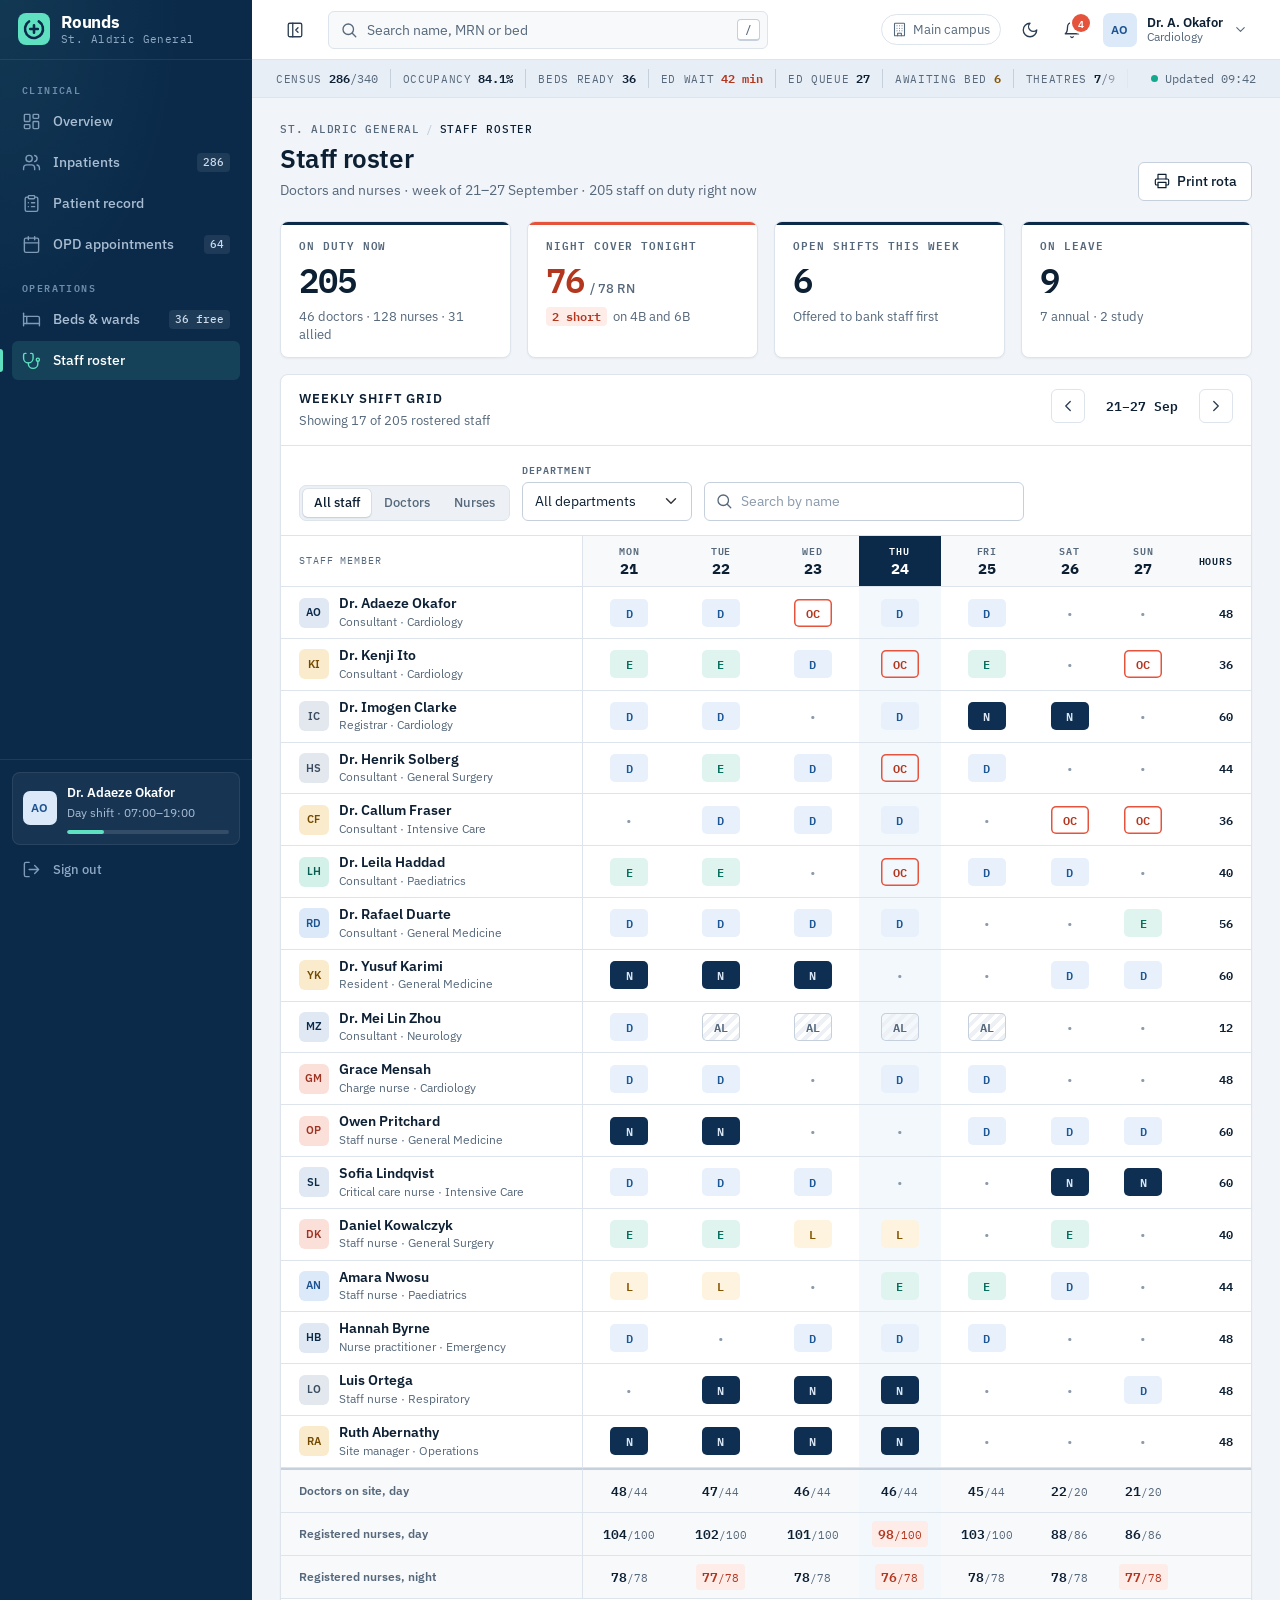
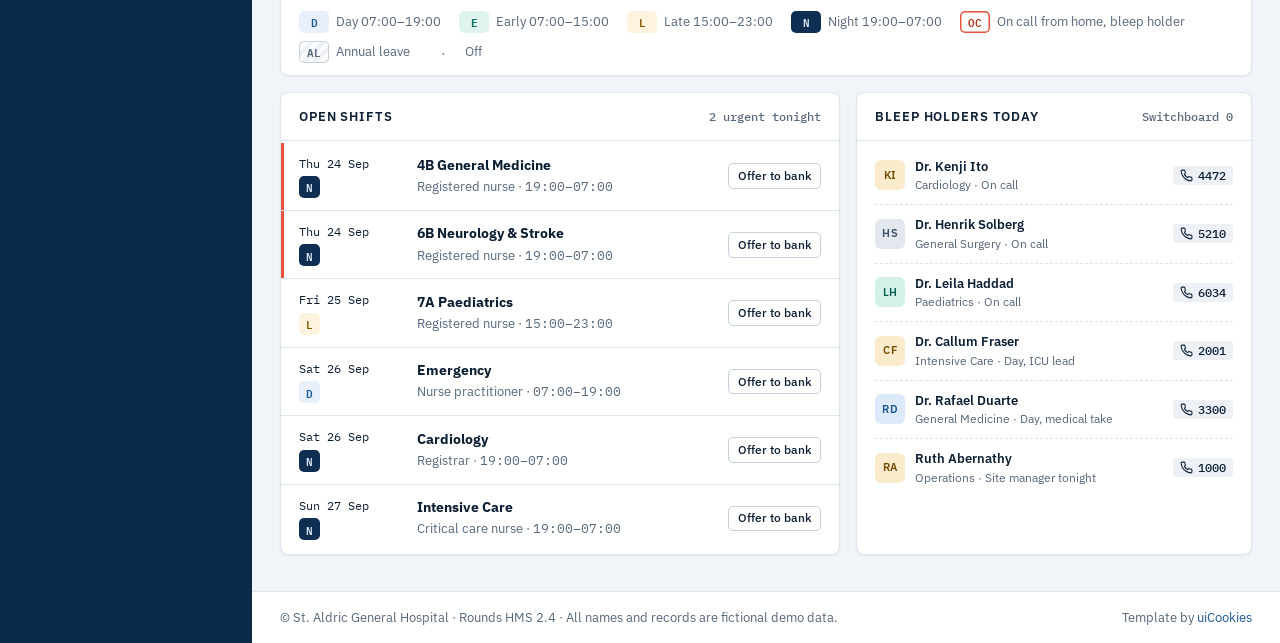
<file: staff.html>
<!doctype html>
<html lang="en" data-bs-theme="light">
<head>
  <meta charset="utf-8">
  <meta name="viewport" content="width=device-width, initial-scale=1">
  <title>Staff Roster — Rounds Hospital Management System</title>
  <meta name="description" content="Doctor and nurse roster with a weekly shift grid, role and department filters, coverage against required numbers and open shifts.">
  <meta name="theme-color" content="#0b2a4a">
  <script>document.documentElement.classList.add('js');try{var t=localStorage.getItem('rounds-theme');if(!t&&window.matchMedia&&matchMedia('(prefers-color-scheme: dark)').matches)t='dark';if(t)document.documentElement.setAttribute('data-bs-theme',t);if(localStorage.getItem('rounds-sidebar')==='collapsed')document.documentElement.classList.add('sidebar-collapsed');}catch(e){}</script>
  <link rel="icon" href="data:image/svg+xml,%3Csvg xmlns='http://www.w3.org/2000/svg' viewBox='0 0 32 32'%3E%3Crect width='32' height='32' rx='8' fill='%235ee0c1'/%3E%3Ccircle cx='16' cy='16' r='9' fill='none' stroke='%230b2a4a' stroke-width='2.6' stroke-linecap='round' stroke-dasharray='46 11' transform='rotate(-58 16 16)'/%3E%3Cpath d='M16 12.2v7.6M12.2 16h7.6' stroke='%230b2a4a' stroke-width='2.6' stroke-linecap='round'/%3E%3C/svg%3E">
  <link rel="preconnect" href="https://fonts.googleapis.com">
  <link rel="preconnect" href="https://fonts.gstatic.com" crossorigin>
  <link rel="stylesheet" href="https://fonts.googleapis.com/css2?family=IBM+Plex+Mono:wght@400;500;600&amp;family=IBM+Plex+Sans:wght@400;500;600;700&amp;display=swap">
  <link rel="stylesheet" href="css/vendor/bootstrap.min.css">
  <link rel="stylesheet" href="css/style.css">
</head>
<body class="page-staff">
  <a class="skip-link" href="#main">Skip to main content</a>
  <div class="app">
  <aside class="sidebar offcanvas-lg offcanvas-start" id="sidebar" tabindex="-1" aria-labelledby="sidebar-title">
    <div class="sidebar-inner">
      <div class="sidebar-head">
        <a class="brand" href="index.html"><svg class="brand-mark" viewBox="0 0 32 32" aria-hidden="true" focusable="false"><rect width="32" height="32" rx="8" fill="#5ee0c1"/><circle cx="16" cy="16" r="9" fill="none" stroke="#0b2a4a" stroke-width="2.6" stroke-linecap="round" stroke-dasharray="46 11" transform="rotate(-58 16 16)"/><path d="M16 12.2v7.6M12.2 16h7.6" stroke="#0b2a4a" stroke-width="2.6" stroke-linecap="round"/></svg><span class="brand-text"><span class="brand-name" id="sidebar-title">Rounds</span><span class="brand-org">St. Aldric General</span></span></a>
        <button type="button" class="icon-btn icon-btn--dark d-lg-none" data-bs-dismiss="offcanvas" data-bs-target="#sidebar" aria-label="Close navigation"><svg class="ic" viewBox="0 0 24 24" aria-hidden="true" focusable="false"><path d="M18 6 6 18M6 6l12 12"/></svg></button>
      </div>
      <nav class="sidebar-nav" aria-label="Primary">
        <p class="nav-label">Clinical</p>
        <ul class="side-list">
          <li><a class="side-link" href="index.html" title="Overview"><svg class="ic" viewBox="0 0 24 24" aria-hidden="true" focusable="false"><rect x="3" y="3" width="7" height="9" rx="1"/><rect x="14" y="3" width="7" height="5" rx="1"/><rect x="14" y="12" width="7" height="9" rx="1"/><rect x="3" y="16" width="7" height="5" rx="1"/></svg><span class="side-label">Overview</span></a></li>
          <li><a class="side-link" href="patients.html" title="Inpatients"><svg class="ic" viewBox="0 0 24 24" aria-hidden="true" focusable="false"><path d="M16 21v-2a4 4 0 0 0-4-4H6a4 4 0 0 0-4 4v2"/><circle cx="9" cy="7" r="4"/><path d="M22 21v-2a4 4 0 0 0-3-3.87"/><path d="M16 3.13a4 4 0 0 1 0 7.75"/></svg><span class="side-label">Inpatients</span><span class="side-count">286</span></a></li>
          <li><a class="side-link" href="patient.html" title="Patient record"><svg class="ic" viewBox="0 0 24 24" aria-hidden="true" focusable="false"><rect x="8" y="2" width="8" height="4" rx="1"/><path d="M16 4h2a2 2 0 0 1 2 2v14a2 2 0 0 1-2 2H6a2 2 0 0 1-2-2V6a2 2 0 0 1 2-2h2"/><path d="M12 11h4M12 16h4M8 11h.01M8 16h.01"/></svg><span class="side-label">Patient record</span></a></li>
          <li><a class="side-link" href="appointments.html" title="OPD appointments"><svg class="ic" viewBox="0 0 24 24" aria-hidden="true" focusable="false"><rect x="3" y="4" width="18" height="18" rx="2"/><path d="M16 2v4M8 2v4M3 10h18"/></svg><span class="side-label">OPD appointments</span><span class="side-count">64</span></a></li>
        </ul>
        <p class="nav-label">Operations</p>
        <ul class="side-list">
          <li><a class="side-link" href="beds.html" title="Beds & wards"><svg class="ic" viewBox="0 0 24 24" aria-hidden="true" focusable="false"><path d="M2 4v16"/><path d="M2 8h18a2 2 0 0 1 2 2v10"/><path d="M2 17h20"/><path d="M6 8v9"/></svg><span class="side-label">Beds &amp; wards</span><span class="side-count">36 free</span></a></li>
          <li><a class="side-link is-active" href="staff.html" aria-current="page" title="Staff roster"><svg class="ic" viewBox="0 0 24 24" aria-hidden="true" focusable="false"><path d="M5 3H4a2 2 0 0 0-2 2v4a6 6 0 0 0 12 0V5a2 2 0 0 0-2-2h-1"/><path d="M8 15v1a6 6 0 0 0 12 0v-3"/><circle cx="20" cy="11" r="2"/></svg><span class="side-label">Staff roster</span></a></li>
        </ul>
      </nav>
      <div class="sidebar-foot">
        <div class="shift-card">
          <span class="av av--sky" aria-hidden="true">AO</span>
          <div class="shift-card-body">
            <strong>Dr. Adaeze Okafor</strong>
            <span>Day shift &middot; 07:00&ndash;19:00</span>
            <span class="shift-meter" role="img" aria-label="Shift 23 percent complete"><span style="width:23%"></span></span>
          </div>
        </div>
        <a class="side-link side-link--quiet" href="login.html" title="Sign out"><svg class="ic" viewBox="0 0 24 24" aria-hidden="true" focusable="false"><path d="M9 21H5a2 2 0 0 1-2-2V5a2 2 0 0 1 2-2h4"/><path d="m16 17 5-5-5-5M21 12H9"/></svg><span class="side-label">Sign out</span></a>
      </div>
    </div>
  </aside>
  <div class="app-main">
    <header class="topbar">
      <button class="icon-btn d-lg-none" type="button" data-bs-toggle="offcanvas" data-bs-target="#sidebar" aria-controls="sidebar" aria-label="Open navigation"><svg class="ic" viewBox="0 0 24 24" aria-hidden="true" focusable="false"><path d="M4 6h16M4 12h16M4 18h16"/></svg></button>
      <button class="icon-btn d-none d-lg-inline-flex" type="button" id="sidebar-collapse" aria-label="Collapse sidebar" aria-expanded="true"><svg class="ic" viewBox="0 0 24 24" aria-hidden="true" focusable="false"><rect x="3" y="3" width="18" height="18" rx="2"/><path d="M9 3v18"/><path d="m16 15-3-3 3-3"/></svg></button>
      <form class="topbar-search" role="search" action="patients.html" method="get">
        <label class="visually-hidden" for="global-search">Search patients by name, MRN or bed</label>
        <svg class="ic" viewBox="0 0 24 24" aria-hidden="true" focusable="false"><circle cx="11" cy="11" r="7"/><path d="m21 21-4.3-4.3"/></svg>
        <input id="global-search" name="q" type="search" placeholder="Search name, MRN or bed" autocomplete="off">
        <kbd class="kbd" aria-hidden="true">/</kbd>
      </form>
      <div class="topbar-actions">
        <span class="topbar-site d-none d-xl-inline-flex"><svg class="ic" viewBox="0 0 24 24" aria-hidden="true" focusable="false"><rect x="4" y="2" width="16" height="20" rx="1"/><path d="M9 22v-4h6v4M8 6h.01M16 6h.01M12 6h.01M12 10h.01M12 14h.01M16 10h.01M16 14h.01M8 10h.01M8 14h.01"/></svg> Main campus</span>
        <button class="icon-btn" type="button" id="theme-toggle" aria-label="Switch to dark theme"><svg class="ic ic-moon" viewBox="0 0 24 24" aria-hidden="true" focusable="false"><path d="M12 3a6 6 0 0 0 9 9 9 9 0 1 1-9-9Z"/></svg><svg class="ic ic-sun" viewBox="0 0 24 24" aria-hidden="true" focusable="false"><circle cx="12" cy="12" r="4"/><path d="M12 2v2M12 20v2M4.93 4.93l1.41 1.41M17.66 17.66l1.41 1.41M2 12h2M20 12h2M6.34 17.66l-1.41 1.41M19.07 4.93l-1.41 1.41"/></svg></button>
        <div class="dropdown">
          <button class="icon-btn" type="button" data-bs-toggle="dropdown" data-bs-auto-close="outside" aria-expanded="false" aria-label="Notifications, 4 unread" id="notif-btn"><svg class="ic" viewBox="0 0 24 24" aria-hidden="true" focusable="false"><path d="M6 8a6 6 0 0 1 12 0c0 7 3 9 3 9H3s3-2 3-9"/><path d="M10.3 21a1.94 1.94 0 0 0 3.4 0"/></svg><span class="notif-badge" id="notif-count">4</span></button>
          <div class="dropdown-menu dropdown-menu-end notif-menu">
            <div class="notif-head"><strong>Notifications</strong><button type="button" class="link-btn" id="notif-read">Mark all read</button></div>
            <ul class="notif-list"><li><a class="notif-item is-unread" href="patients.html"><span class="notif-icon notif-icon--coral"><svg class="ic" viewBox="0 0 24 24" aria-hidden="true" focusable="false"><path d="m21.73 18-8-14a2 2 0 0 0-3.48 0l-8 14A2 2 0 0 0 4 21h16a2 2 0 0 0 1.73-3Z"/><path d="M12 9v4M12 17h.01"/></svg></span><span class="notif-text"><strong>Critical potassium 6.3 mmol/L</strong><span>4B-22 &middot; K. Asante</span></span><time class="notif-time">4 min ago</time></a></li><li><a class="notif-item is-unread" href="beds.html"><span class="notif-icon notif-icon--amber"><svg class="ic" viewBox="0 0 24 24" aria-hidden="true" focusable="false"><circle cx="12" cy="12" r="9"/><path d="M12 7v5l3 2"/></svg></span><span class="notif-text"><strong>ED boarding over 4 hours</strong><span>2 patients awaiting medical beds</span></span><time class="notif-time">12 min ago</time></a></li><li><a class="notif-item is-unread" href="staff.html"><span class="notif-icon notif-icon--amber"><svg class="ic" viewBox="0 0 24 24" aria-hidden="true" focusable="false"><path d="M16 21v-2a4 4 0 0 0-4-4H6a4 4 0 0 0-4 4v2"/><circle cx="9" cy="7" r="4"/><path d="M22 21v-2a4 4 0 0 0-3-3.87"/><path d="M16 3.13a4 4 0 0 1 0 7.75"/></svg></span><span class="notif-text"><strong>4B night shift is 1 RN short</strong><span>Open shift offered to bank staff</span></span><time class="notif-time">26 min ago</time></a></li><li><a class="notif-item is-unread" href="patient.html"><span class="notif-icon notif-icon--teal"><svg class="ic" viewBox="0 0 24 24" aria-hidden="true" focusable="false"><rect x="3" y="4" width="18" height="18" rx="2"/><path d="M16 2v4M8 2v4M3 10h18"/></svg></span><span class="notif-text"><strong>Echo confirmed for M. Ventura</strong><span>Fri 25 Sep, 10:30 &middot; Cardiac Investigations</span></span><time class="notif-time">1 h ago</time></a></li></ul>
          </div>
        </div>
        <div class="dropdown">
          <button class="user-btn" type="button" data-bs-toggle="dropdown" aria-expanded="false" aria-label="Account menu for Dr. Adaeze Okafor"><span class="av av--sky" aria-hidden="true">AO</span><span class="user-meta"><strong>Dr. A. Okafor</strong><small>Cardiology</small></span><svg class="ic ic-sm" viewBox="0 0 24 24" aria-hidden="true" focusable="false"><path d="m6 9 6 6 6-6"/></svg></button>
          <ul class="dropdown-menu dropdown-menu-end user-menu">
            <li class="user-menu-head"><strong>Dr. Adaeze Okafor</strong><span>Consultant cardiologist &middot; Bleep 4471</span></li>
            <li><a class="dropdown-item" href="staff.html"><svg class="ic" viewBox="0 0 24 24" aria-hidden="true" focusable="false"><rect x="3" y="4" width="18" height="18" rx="2"/><path d="M16 2v4M8 2v4M3 10h18"/></svg> My shifts</a></li>
            <li><a class="dropdown-item" href="patients.html"><svg class="ic" viewBox="0 0 24 24" aria-hidden="true" focusable="false"><path d="M16 21v-2a4 4 0 0 0-4-4H6a4 4 0 0 0-4 4v2"/><circle cx="9" cy="7" r="4"/><path d="M22 21v-2a4 4 0 0 0-3-3.87"/><path d="M16 3.13a4 4 0 0 1 0 7.75"/></svg> My patients</a></li>
            <li><hr class="dropdown-divider"></li>
            <li><a class="dropdown-item" href="login.html"><svg class="ic" viewBox="0 0 24 24" aria-hidden="true" focusable="false"><path d="M9 21H5a2 2 0 0 1-2-2V5a2 2 0 0 1 2-2h4"/><path d="m16 17 5-5-5-5M21 12H9"/></svg> Sign out</a></li>
          </ul>
        </div>
      </div>
    </header>
    <div class="census" role="region" aria-label="Hospital census at 09:42">
      <ul class="census-list"><li class=""><span class="census-k">Census</span><span class="census-v">286<span class="census-of">/340</span></span></li><li class=""><span class="census-k">Occupancy</span><span class="census-v">84.1%</span></li><li class=""><span class="census-k">Beds ready</span><span class="census-v" data-census="free">36</span></li><li class="is-alert"><span class="census-k">ED wait</span><span class="census-v">42 min</span></li><li class=""><span class="census-k">ED queue</span><span class="census-v">27</span></li><li class="is-warn"><span class="census-k">Awaiting bed</span><span class="census-v">6</span></li><li class=""><span class="census-k">Theatres</span><span class="census-v">7<span class="census-of">/9</span></span></li><li class=""><span class="census-k">Admits</span><span class="census-v">31</span></li><li class=""><span class="census-k">Discharges</span><span class="census-v">9<span class="census-of">/38</span></span></li></ul>
      <span class="census-stamp"><span class="live-dot" aria-hidden="true"></span>Updated 09:42</span>
    </div>
    <main id="main" class="content" tabindex="-1">
      <div class="page-head">
        <div class="page-head-text">
          <nav aria-label="Breadcrumb"><ol class="crumbs"><li><a href="index.html">St. Aldric General</a></li><li aria-current="page">Staff roster</li></ol></nav>
          <h1 class="page-title">Staff roster</h1>
          <p class="page-sub">Doctors and nurses &middot; week of 21&ndash;27 September &middot; 205 staff on duty right now</p>
        </div>
        <div class="page-actions"><button type="button" class="btn btn-outline" id="print-rota"><svg class="ic" viewBox="0 0 24 24" aria-hidden="true" focusable="false"><path d="M6 9V2h12v7"/><path d="M6 18H4a2 2 0 0 1-2-2v-5a2 2 0 0 1 2-2h16a2 2 0 0 1 2 2v5a2 2 0 0 1-2 2h-2"/><rect x="6" y="14" width="12" height="8"/></svg> Print rota</button></div>
      </div>
      <section class="row g-3 mb-3" aria-label="Staffing summary">
        <div class="col-6 col-xl-3"><article class="kpi kpi--compact"><p class="kpi-label">On duty now</p><p class="kpi-value">205</p><p class="kpi-foot">46 doctors &middot; 128 nurses &middot; 31 allied</p></article></div>
        <div class="col-6 col-xl-3"><article class="kpi kpi--compact kpi--alert"><p class="kpi-label">Night cover tonight</p><p class="kpi-value">76<span class="kpi-unit">/ 78 RN</span></p><p class="kpi-foot"><span class="delta delta--bad">2 short</span> on 4B and 6B</p></article></div>
        <div class="col-6 col-xl-3"><article class="kpi kpi--compact"><p class="kpi-label">Open shifts this week</p><p class="kpi-value" id="open-count">6</p><p class="kpi-foot">Offered to bank staff first</p></article></div>
        <div class="col-6 col-xl-3"><article class="kpi kpi--compact"><p class="kpi-label">On leave</p><p class="kpi-value">9</p><p class="kpi-foot">7 annual &middot; 2 study</p></article></div>
      </section>
      <section class="panel mb-3" aria-labelledby="rota-title">
        <header class="panel-head">
          <div>
            <h2 class="panel-title" id="rota-title">Weekly shift grid</h2>
            <p class="panel-sub" id="rota-sub">Showing 17 of 205 rostered staff</p>
          </div>
          <div class="week-nav js-only" role="group" aria-label="Choose week">
            <button type="button" class="icon-btn icon-btn--line" id="week-prev" aria-label="Previous week"><svg class="ic" viewBox="0 0 24 24" aria-hidden="true" focusable="false"><path d="m15 18-6-6 6-6"/></svg></button>
            <span class="week-label mono" id="week-label" aria-live="polite">21&ndash;27 Sep</span>
            <button type="button" class="icon-btn icon-btn--line" id="week-next" aria-label="Next week"><svg class="ic" viewBox="0 0 24 24" aria-hidden="true" focusable="false"><path d="m9 18 6-6-6-6"/></svg></button>
          </div>
        </header>
        <form class="toolbar" id="rota-filters" aria-label="Filter roster">
          <div class="seg" role="group" aria-label="Role">
            <button type="button" class="seg-btn" data-role="" aria-pressed="true">All staff</button>
            <button type="button" class="seg-btn" data-role="doctor" aria-pressed="false">Doctors</button>
            <button type="button" class="seg-btn" data-role="nurse" aria-pressed="false">Nurses</button>
          </div>
          <div class="toolbar-field">
            <label class="form-label" for="r-dept">Department</label>
            <select class="form-select" id="r-dept"><option value="">All departments</option><option value="cardiology">Cardiology</option><option value="emergency">Emergency</option><option value="general-medicine">General Medicine</option><option value="general-surgery">General Surgery</option><option value="intensive-care">Intensive Care</option><option value="neurology">Neurology</option><option value="operations">Operations</option><option value="paediatrics">Paediatrics</option><option value="respiratory">Respiratory</option></select>
          </div>
          <div class="toolbar-search">
            <label class="visually-hidden" for="r-q">Search staff</label>
            <svg class="ic" viewBox="0 0 24 24" aria-hidden="true" focusable="false"><circle cx="11" cy="11" r="7"/><path d="m21 21-4.3-4.3"/></svg>
            <input class="form-control" id="r-q" type="search" placeholder="Search by name" autocomplete="off">
          </div>
        </form>
        <div class="table-scroll">
          <table class="table roster" id="roster">
            <caption class="visually-hidden">Shifts by staff member and day. Today is Thursday 24 September.</caption>
            <thead><tr><th scope="col" class="staff-cell">Staff member</th><th scope="col" class="day-col" data-day="0"><span>Mon</span><strong class="mono">21</strong></th><th scope="col" class="day-col" data-day="1"><span>Tue</span><strong class="mono">22</strong></th><th scope="col" class="day-col" data-day="2"><span>Wed</span><strong class="mono">23</strong></th><th scope="col" class="day-col is-today" data-day="3"><span>Thu</span><strong class="mono">24</strong></th><th scope="col" class="day-col" data-day="4"><span>Fri</span><strong class="mono">25</strong></th><th scope="col" class="day-col" data-day="5"><span>Sat</span><strong class="mono">26</strong></th><th scope="col" class="day-col" data-day="6"><span>Sun</span><strong class="mono">27</strong></th><th scope="col" class="num hours-col">Hours</th></tr></thead>
            <tbody id="roster-body">
                <tr data-role="doctor" data-dept="cardiology" data-name="dr. adaeze okafor" data-pattern="D,D,OC,D,D,-,-">
                  <th scope="row" class="staff-cell"><div class="pt"><span class="av av--navy av--sm" aria-hidden="true">AO</span><div><span class="pt-name">Dr. Adaeze Okafor</span><span class="pt-sub">Consultant &middot; Cardiology</span></div></div></th>
                  <td class="day-col"><span class="shift shift--d" title="Day 07:00-19:00">D<span class="visually-hidden"> Day</span></span></td><td class="day-col"><span class="shift shift--d" title="Day 07:00-19:00">D<span class="visually-hidden"> Day</span></span></td><td class="day-col"><span class="shift shift--oc" title="On call from home, bleep holder">OC<span class="visually-hidden"> On call</span></span></td><td class="day-col is-today"><span class="shift shift--d" title="Day 07:00-19:00">D<span class="visually-hidden"> Day</span></span></td><td class="day-col"><span class="shift shift--d" title="Day 07:00-19:00">D<span class="visually-hidden"> Day</span></span></td><td class="day-col"><span class="shift shift--off" title="Off">&middot;<span class="visually-hidden">Off</span></span></td><td class="day-col"><span class="shift shift--off" title="Off">&middot;<span class="visually-hidden">Off</span></span></td>
                  <td class="num hours-col mono">48</td>
                </tr>
                <tr data-role="doctor" data-dept="cardiology" data-name="dr. kenji ito" data-pattern="E,E,D,OC,E,-,OC">
                  <th scope="row" class="staff-cell"><div class="pt"><span class="av av--amber av--sm" aria-hidden="true">KI</span><div><span class="pt-name">Dr. Kenji Ito</span><span class="pt-sub">Consultant &middot; Cardiology</span></div></div></th>
                  <td class="day-col"><span class="shift shift--e" title="Early 07:00-15:00">E<span class="visually-hidden"> Early</span></span></td><td class="day-col"><span class="shift shift--e" title="Early 07:00-15:00">E<span class="visually-hidden"> Early</span></span></td><td class="day-col"><span class="shift shift--d" title="Day 07:00-19:00">D<span class="visually-hidden"> Day</span></span></td><td class="day-col is-today"><span class="shift shift--oc" title="On call from home, bleep holder">OC<span class="visually-hidden"> On call</span></span></td><td class="day-col"><span class="shift shift--e" title="Early 07:00-15:00">E<span class="visually-hidden"> Early</span></span></td><td class="day-col"><span class="shift shift--off" title="Off">&middot;<span class="visually-hidden">Off</span></span></td><td class="day-col"><span class="shift shift--oc" title="On call from home, bleep holder">OC<span class="visually-hidden"> On call</span></span></td>
                  <td class="num hours-col mono">36</td>
                </tr>
                <tr data-role="doctor" data-dept="cardiology" data-name="dr. imogen clarke" data-pattern="D,D,-,D,N,N,-">
                  <th scope="row" class="staff-cell"><div class="pt"><span class="av av--slate av--sm" aria-hidden="true">IC</span><div><span class="pt-name">Dr. Imogen Clarke</span><span class="pt-sub">Registrar &middot; Cardiology</span></div></div></th>
                  <td class="day-col"><span class="shift shift--d" title="Day 07:00-19:00">D<span class="visually-hidden"> Day</span></span></td><td class="day-col"><span class="shift shift--d" title="Day 07:00-19:00">D<span class="visually-hidden"> Day</span></span></td><td class="day-col"><span class="shift shift--off" title="Off">&middot;<span class="visually-hidden">Off</span></span></td><td class="day-col is-today"><span class="shift shift--d" title="Day 07:00-19:00">D<span class="visually-hidden"> Day</span></span></td><td class="day-col"><span class="shift shift--n" title="Night 19:00-07:00">N<span class="visually-hidden"> Night</span></span></td><td class="day-col"><span class="shift shift--n" title="Night 19:00-07:00">N<span class="visually-hidden"> Night</span></span></td><td class="day-col"><span class="shift shift--off" title="Off">&middot;<span class="visually-hidden">Off</span></span></td>
                  <td class="num hours-col mono">60</td>
                </tr>
                <tr data-role="doctor" data-dept="general-surgery" data-name="dr. henrik solberg" data-pattern="D,E,D,OC,D,-,-">
                  <th scope="row" class="staff-cell"><div class="pt"><span class="av av--slate av--sm" aria-hidden="true">HS</span><div><span class="pt-name">Dr. Henrik Solberg</span><span class="pt-sub">Consultant &middot; General Surgery</span></div></div></th>
                  <td class="day-col"><span class="shift shift--d" title="Day 07:00-19:00">D<span class="visually-hidden"> Day</span></span></td><td class="day-col"><span class="shift shift--e" title="Early 07:00-15:00">E<span class="visually-hidden"> Early</span></span></td><td class="day-col"><span class="shift shift--d" title="Day 07:00-19:00">D<span class="visually-hidden"> Day</span></span></td><td class="day-col is-today"><span class="shift shift--oc" title="On call from home, bleep holder">OC<span class="visually-hidden"> On call</span></span></td><td class="day-col"><span class="shift shift--d" title="Day 07:00-19:00">D<span class="visually-hidden"> Day</span></span></td><td class="day-col"><span class="shift shift--off" title="Off">&middot;<span class="visually-hidden">Off</span></span></td><td class="day-col"><span class="shift shift--off" title="Off">&middot;<span class="visually-hidden">Off</span></span></td>
                  <td class="num hours-col mono">44</td>
                </tr>
                <tr data-role="doctor" data-dept="intensive-care" data-name="dr. callum fraser" data-pattern="-,D,D,D,-,OC,OC">
                  <th scope="row" class="staff-cell"><div class="pt"><span class="av av--amber av--sm" aria-hidden="true">CF</span><div><span class="pt-name">Dr. Callum Fraser</span><span class="pt-sub">Consultant &middot; Intensive Care</span></div></div></th>
                  <td class="day-col"><span class="shift shift--off" title="Off">&middot;<span class="visually-hidden">Off</span></span></td><td class="day-col"><span class="shift shift--d" title="Day 07:00-19:00">D<span class="visually-hidden"> Day</span></span></td><td class="day-col"><span class="shift shift--d" title="Day 07:00-19:00">D<span class="visually-hidden"> Day</span></span></td><td class="day-col is-today"><span class="shift shift--d" title="Day 07:00-19:00">D<span class="visually-hidden"> Day</span></span></td><td class="day-col"><span class="shift shift--off" title="Off">&middot;<span class="visually-hidden">Off</span></span></td><td class="day-col"><span class="shift shift--oc" title="On call from home, bleep holder">OC<span class="visually-hidden"> On call</span></span></td><td class="day-col"><span class="shift shift--oc" title="On call from home, bleep holder">OC<span class="visually-hidden"> On call</span></span></td>
                  <td class="num hours-col mono">36</td>
                </tr>
                <tr data-role="doctor" data-dept="paediatrics" data-name="dr. leila haddad" data-pattern="E,E,-,OC,D,D,-">
                  <th scope="row" class="staff-cell"><div class="pt"><span class="av av--teal av--sm" aria-hidden="true">LH</span><div><span class="pt-name">Dr. Leila Haddad</span><span class="pt-sub">Consultant &middot; Paediatrics</span></div></div></th>
                  <td class="day-col"><span class="shift shift--e" title="Early 07:00-15:00">E<span class="visually-hidden"> Early</span></span></td><td class="day-col"><span class="shift shift--e" title="Early 07:00-15:00">E<span class="visually-hidden"> Early</span></span></td><td class="day-col"><span class="shift shift--off" title="Off">&middot;<span class="visually-hidden">Off</span></span></td><td class="day-col is-today"><span class="shift shift--oc" title="On call from home, bleep holder">OC<span class="visually-hidden"> On call</span></span></td><td class="day-col"><span class="shift shift--d" title="Day 07:00-19:00">D<span class="visually-hidden"> Day</span></span></td><td class="day-col"><span class="shift shift--d" title="Day 07:00-19:00">D<span class="visually-hidden"> Day</span></span></td><td class="day-col"><span class="shift shift--off" title="Off">&middot;<span class="visually-hidden">Off</span></span></td>
                  <td class="num hours-col mono">40</td>
                </tr>
                <tr data-role="doctor" data-dept="general-medicine" data-name="dr. rafael duarte" data-pattern="D,D,D,D,-,-,E">
                  <th scope="row" class="staff-cell"><div class="pt"><span class="av av--sky av--sm" aria-hidden="true">RD</span><div><span class="pt-name">Dr. Rafael Duarte</span><span class="pt-sub">Consultant &middot; General Medicine</span></div></div></th>
                  <td class="day-col"><span class="shift shift--d" title="Day 07:00-19:00">D<span class="visually-hidden"> Day</span></span></td><td class="day-col"><span class="shift shift--d" title="Day 07:00-19:00">D<span class="visually-hidden"> Day</span></span></td><td class="day-col"><span class="shift shift--d" title="Day 07:00-19:00">D<span class="visually-hidden"> Day</span></span></td><td class="day-col is-today"><span class="shift shift--d" title="Day 07:00-19:00">D<span class="visually-hidden"> Day</span></span></td><td class="day-col"><span class="shift shift--off" title="Off">&middot;<span class="visually-hidden">Off</span></span></td><td class="day-col"><span class="shift shift--off" title="Off">&middot;<span class="visually-hidden">Off</span></span></td><td class="day-col"><span class="shift shift--e" title="Early 07:00-15:00">E<span class="visually-hidden"> Early</span></span></td>
                  <td class="num hours-col mono">56</td>
                </tr>
                <tr data-role="doctor" data-dept="general-medicine" data-name="dr. yusuf karimi" data-pattern="N,N,N,-,-,D,D">
                  <th scope="row" class="staff-cell"><div class="pt"><span class="av av--amber av--sm" aria-hidden="true">YK</span><div><span class="pt-name">Dr. Yusuf Karimi</span><span class="pt-sub">Resident &middot; General Medicine</span></div></div></th>
                  <td class="day-col"><span class="shift shift--n" title="Night 19:00-07:00">N<span class="visually-hidden"> Night</span></span></td><td class="day-col"><span class="shift shift--n" title="Night 19:00-07:00">N<span class="visually-hidden"> Night</span></span></td><td class="day-col"><span class="shift shift--n" title="Night 19:00-07:00">N<span class="visually-hidden"> Night</span></span></td><td class="day-col is-today"><span class="shift shift--off" title="Off">&middot;<span class="visually-hidden">Off</span></span></td><td class="day-col"><span class="shift shift--off" title="Off">&middot;<span class="visually-hidden">Off</span></span></td><td class="day-col"><span class="shift shift--d" title="Day 07:00-19:00">D<span class="visually-hidden"> Day</span></span></td><td class="day-col"><span class="shift shift--d" title="Day 07:00-19:00">D<span class="visually-hidden"> Day</span></span></td>
                  <td class="num hours-col mono">60</td>
                </tr>
                <tr data-role="doctor" data-dept="neurology" data-name="dr. mei lin zhou" data-pattern="D,AL,AL,AL,AL,-,-">
                  <th scope="row" class="staff-cell"><div class="pt"><span class="av av--navy av--sm" aria-hidden="true">MZ</span><div><span class="pt-name">Dr. Mei Lin Zhou</span><span class="pt-sub">Consultant &middot; Neurology</span></div></div></th>
                  <td class="day-col"><span class="shift shift--d" title="Day 07:00-19:00">D<span class="visually-hidden"> Day</span></span></td><td class="day-col"><span class="shift shift--al" title="Annual leave">AL<span class="visually-hidden"> Annual leave</span></span></td><td class="day-col"><span class="shift shift--al" title="Annual leave">AL<span class="visually-hidden"> Annual leave</span></span></td><td class="day-col is-today"><span class="shift shift--al" title="Annual leave">AL<span class="visually-hidden"> Annual leave</span></span></td><td class="day-col"><span class="shift shift--al" title="Annual leave">AL<span class="visually-hidden"> Annual leave</span></span></td><td class="day-col"><span class="shift shift--off" title="Off">&middot;<span class="visually-hidden">Off</span></span></td><td class="day-col"><span class="shift shift--off" title="Off">&middot;<span class="visually-hidden">Off</span></span></td>
                  <td class="num hours-col mono">12</td>
                </tr>
                <tr data-role="nurse" data-dept="cardiology" data-name="grace mensah" data-pattern="D,D,-,D,D,-,-">
                  <th scope="row" class="staff-cell"><div class="pt"><span class="av av--coral av--sm" aria-hidden="true">GM</span><div><span class="pt-name">Grace Mensah</span><span class="pt-sub">Charge nurse &middot; Cardiology</span></div></div></th>
                  <td class="day-col"><span class="shift shift--d" title="Day 07:00-19:00">D<span class="visually-hidden"> Day</span></span></td><td class="day-col"><span class="shift shift--d" title="Day 07:00-19:00">D<span class="visually-hidden"> Day</span></span></td><td class="day-col"><span class="shift shift--off" title="Off">&middot;<span class="visually-hidden">Off</span></span></td><td class="day-col is-today"><span class="shift shift--d" title="Day 07:00-19:00">D<span class="visually-hidden"> Day</span></span></td><td class="day-col"><span class="shift shift--d" title="Day 07:00-19:00">D<span class="visually-hidden"> Day</span></span></td><td class="day-col"><span class="shift shift--off" title="Off">&middot;<span class="visually-hidden">Off</span></span></td><td class="day-col"><span class="shift shift--off" title="Off">&middot;<span class="visually-hidden">Off</span></span></td>
                  <td class="num hours-col mono">48</td>
                </tr>
                <tr data-role="nurse" data-dept="general-medicine" data-name="owen pritchard" data-pattern="N,N,-,-,D,D,D">
                  <th scope="row" class="staff-cell"><div class="pt"><span class="av av--coral av--sm" aria-hidden="true">OP</span><div><span class="pt-name">Owen Pritchard</span><span class="pt-sub">Staff nurse &middot; General Medicine</span></div></div></th>
                  <td class="day-col"><span class="shift shift--n" title="Night 19:00-07:00">N<span class="visually-hidden"> Night</span></span></td><td class="day-col"><span class="shift shift--n" title="Night 19:00-07:00">N<span class="visually-hidden"> Night</span></span></td><td class="day-col"><span class="shift shift--off" title="Off">&middot;<span class="visually-hidden">Off</span></span></td><td class="day-col is-today"><span class="shift shift--off" title="Off">&middot;<span class="visually-hidden">Off</span></span></td><td class="day-col"><span class="shift shift--d" title="Day 07:00-19:00">D<span class="visually-hidden"> Day</span></span></td><td class="day-col"><span class="shift shift--d" title="Day 07:00-19:00">D<span class="visually-hidden"> Day</span></span></td><td class="day-col"><span class="shift shift--d" title="Day 07:00-19:00">D<span class="visually-hidden"> Day</span></span></td>
                  <td class="num hours-col mono">60</td>
                </tr>
                <tr data-role="nurse" data-dept="intensive-care" data-name="sofia lindqvist" data-pattern="D,D,D,-,-,N,N">
                  <th scope="row" class="staff-cell"><div class="pt"><span class="av av--navy av--sm" aria-hidden="true">SL</span><div><span class="pt-name">Sofia Lindqvist</span><span class="pt-sub">Critical care nurse &middot; Intensive Care</span></div></div></th>
                  <td class="day-col"><span class="shift shift--d" title="Day 07:00-19:00">D<span class="visually-hidden"> Day</span></span></td><td class="day-col"><span class="shift shift--d" title="Day 07:00-19:00">D<span class="visually-hidden"> Day</span></span></td><td class="day-col"><span class="shift shift--d" title="Day 07:00-19:00">D<span class="visually-hidden"> Day</span></span></td><td class="day-col is-today"><span class="shift shift--off" title="Off">&middot;<span class="visually-hidden">Off</span></span></td><td class="day-col"><span class="shift shift--off" title="Off">&middot;<span class="visually-hidden">Off</span></span></td><td class="day-col"><span class="shift shift--n" title="Night 19:00-07:00">N<span class="visually-hidden"> Night</span></span></td><td class="day-col"><span class="shift shift--n" title="Night 19:00-07:00">N<span class="visually-hidden"> Night</span></span></td>
                  <td class="num hours-col mono">60</td>
                </tr>
                <tr data-role="nurse" data-dept="general-surgery" data-name="daniel kowalczyk" data-pattern="E,E,L,L,-,E,-">
                  <th scope="row" class="staff-cell"><div class="pt"><span class="av av--coral av--sm" aria-hidden="true">DK</span><div><span class="pt-name">Daniel Kowalczyk</span><span class="pt-sub">Staff nurse &middot; General Surgery</span></div></div></th>
                  <td class="day-col"><span class="shift shift--e" title="Early 07:00-15:00">E<span class="visually-hidden"> Early</span></span></td><td class="day-col"><span class="shift shift--e" title="Early 07:00-15:00">E<span class="visually-hidden"> Early</span></span></td><td class="day-col"><span class="shift shift--l" title="Late 15:00-23:00">L<span class="visually-hidden"> Late</span></span></td><td class="day-col is-today"><span class="shift shift--l" title="Late 15:00-23:00">L<span class="visually-hidden"> Late</span></span></td><td class="day-col"><span class="shift shift--off" title="Off">&middot;<span class="visually-hidden">Off</span></span></td><td class="day-col"><span class="shift shift--e" title="Early 07:00-15:00">E<span class="visually-hidden"> Early</span></span></td><td class="day-col"><span class="shift shift--off" title="Off">&middot;<span class="visually-hidden">Off</span></span></td>
                  <td class="num hours-col mono">40</td>
                </tr>
                <tr data-role="nurse" data-dept="paediatrics" data-name="amara nwosu" data-pattern="L,L,-,E,E,D,-">
                  <th scope="row" class="staff-cell"><div class="pt"><span class="av av--sky av--sm" aria-hidden="true">AN</span><div><span class="pt-name">Amara Nwosu</span><span class="pt-sub">Staff nurse &middot; Paediatrics</span></div></div></th>
                  <td class="day-col"><span class="shift shift--l" title="Late 15:00-23:00">L<span class="visually-hidden"> Late</span></span></td><td class="day-col"><span class="shift shift--l" title="Late 15:00-23:00">L<span class="visually-hidden"> Late</span></span></td><td class="day-col"><span class="shift shift--off" title="Off">&middot;<span class="visually-hidden">Off</span></span></td><td class="day-col is-today"><span class="shift shift--e" title="Early 07:00-15:00">E<span class="visually-hidden"> Early</span></span></td><td class="day-col"><span class="shift shift--e" title="Early 07:00-15:00">E<span class="visually-hidden"> Early</span></span></td><td class="day-col"><span class="shift shift--d" title="Day 07:00-19:00">D<span class="visually-hidden"> Day</span></span></td><td class="day-col"><span class="shift shift--off" title="Off">&middot;<span class="visually-hidden">Off</span></span></td>
                  <td class="num hours-col mono">44</td>
                </tr>
                <tr data-role="nurse" data-dept="emergency" data-name="hannah byrne" data-pattern="D,-,D,D,D,-,-">
                  <th scope="row" class="staff-cell"><div class="pt"><span class="av av--navy av--sm" aria-hidden="true">HB</span><div><span class="pt-name">Hannah Byrne</span><span class="pt-sub">Nurse practitioner &middot; Emergency</span></div></div></th>
                  <td class="day-col"><span class="shift shift--d" title="Day 07:00-19:00">D<span class="visually-hidden"> Day</span></span></td><td class="day-col"><span class="shift shift--off" title="Off">&middot;<span class="visually-hidden">Off</span></span></td><td class="day-col"><span class="shift shift--d" title="Day 07:00-19:00">D<span class="visually-hidden"> Day</span></span></td><td class="day-col is-today"><span class="shift shift--d" title="Day 07:00-19:00">D<span class="visually-hidden"> Day</span></span></td><td class="day-col"><span class="shift shift--d" title="Day 07:00-19:00">D<span class="visually-hidden"> Day</span></span></td><td class="day-col"><span class="shift shift--off" title="Off">&middot;<span class="visually-hidden">Off</span></span></td><td class="day-col"><span class="shift shift--off" title="Off">&middot;<span class="visually-hidden">Off</span></span></td>
                  <td class="num hours-col mono">48</td>
                </tr>
                <tr data-role="nurse" data-dept="respiratory" data-name="luis ortega" data-pattern="-,N,N,N,-,-,D">
                  <th scope="row" class="staff-cell"><div class="pt"><span class="av av--slate av--sm" aria-hidden="true">LO</span><div><span class="pt-name">Luis Ortega</span><span class="pt-sub">Staff nurse &middot; Respiratory</span></div></div></th>
                  <td class="day-col"><span class="shift shift--off" title="Off">&middot;<span class="visually-hidden">Off</span></span></td><td class="day-col"><span class="shift shift--n" title="Night 19:00-07:00">N<span class="visually-hidden"> Night</span></span></td><td class="day-col"><span class="shift shift--n" title="Night 19:00-07:00">N<span class="visually-hidden"> Night</span></span></td><td class="day-col is-today"><span class="shift shift--n" title="Night 19:00-07:00">N<span class="visually-hidden"> Night</span></span></td><td class="day-col"><span class="shift shift--off" title="Off">&middot;<span class="visually-hidden">Off</span></span></td><td class="day-col"><span class="shift shift--off" title="Off">&middot;<span class="visually-hidden">Off</span></span></td><td class="day-col"><span class="shift shift--d" title="Day 07:00-19:00">D<span class="visually-hidden"> Day</span></span></td>
                  <td class="num hours-col mono">48</td>
                </tr>
                <tr data-role="nurse" data-dept="operations" data-name="ruth abernathy" data-pattern="N,N,N,N,-,-,-">
                  <th scope="row" class="staff-cell"><div class="pt"><span class="av av--amber av--sm" aria-hidden="true">RA</span><div><span class="pt-name">Ruth Abernathy</span><span class="pt-sub">Site manager &middot; Operations</span></div></div></th>
                  <td class="day-col"><span class="shift shift--n" title="Night 19:00-07:00">N<span class="visually-hidden"> Night</span></span></td><td class="day-col"><span class="shift shift--n" title="Night 19:00-07:00">N<span class="visually-hidden"> Night</span></span></td><td class="day-col"><span class="shift shift--n" title="Night 19:00-07:00">N<span class="visually-hidden"> Night</span></span></td><td class="day-col is-today"><span class="shift shift--n" title="Night 19:00-07:00">N<span class="visually-hidden"> Night</span></span></td><td class="day-col"><span class="shift shift--off" title="Off">&middot;<span class="visually-hidden">Off</span></span></td><td class="day-col"><span class="shift shift--off" title="Off">&middot;<span class="visually-hidden">Off</span></span></td><td class="day-col"><span class="shift shift--off" title="Off">&middot;<span class="visually-hidden">Off</span></span></td>
                  <td class="num hours-col mono">48</td>
                </tr>
            </tbody>
            <tfoot id="roster-foot"><tr class="coverage-row"><th scope="row">Doctors on site, day</th><td class="day-col"><span class="cov">48<small>/44</small></span></td><td class="day-col"><span class="cov">47<small>/44</small></span></td><td class="day-col"><span class="cov">46<small>/44</small></span></td><td class="day-col is-today"><span class="cov">46<small>/44</small></span></td><td class="day-col"><span class="cov">45<small>/44</small></span></td><td class="day-col"><span class="cov">22<small>/20</small></span></td><td class="day-col"><span class="cov">21<small>/20</small></span></td><td></td></tr><tr class="coverage-row"><th scope="row">Registered nurses, day</th><td class="day-col"><span class="cov">104<small>/100</small></span></td><td class="day-col"><span class="cov">102<small>/100</small></span></td><td class="day-col"><span class="cov">101<small>/100</small></span></td><td class="day-col is-today"><span class="cov cov--short">98<small>/100</small></span></td><td class="day-col"><span class="cov">103<small>/100</small></span></td><td class="day-col"><span class="cov">88<small>/86</small></span></td><td class="day-col"><span class="cov">86<small>/86</small></span></td><td></td></tr><tr class="coverage-row"><th scope="row">Registered nurses, night</th><td class="day-col"><span class="cov">78<small>/78</small></span></td><td class="day-col"><span class="cov cov--short">77<small>/78</small></span></td><td class="day-col"><span class="cov">78<small>/78</small></span></td><td class="day-col is-today"><span class="cov cov--short">76<small>/78</small></span></td><td class="day-col"><span class="cov">78<small>/78</small></span></td><td class="day-col"><span class="cov">78<small>/78</small></span></td><td class="day-col"><span class="cov cov--short">77<small>/78</small></span></td><td></td></tr></tfoot>
          </table>
          <div class="empty-state" id="rota-empty" hidden><svg class="ic ic-lg" viewBox="0 0 24 24" aria-hidden="true" focusable="false"><circle cx="11" cy="11" r="7"/><path d="m21 21-4.3-4.3"/></svg><p><strong>No staff match these filters.</strong></p></div>
        </div>
        <div class="panel-foot">
          <ul class="legend legend--shifts"><li><span class="shift shift--d" title="Day 07:00-19:00">D<span class="visually-hidden"> Day</span></span> <span>Day 07:00&ndash;19:00</span></li><li><span class="shift shift--e" title="Early 07:00-15:00">E<span class="visually-hidden"> Early</span></span> <span>Early 07:00&ndash;15:00</span></li><li><span class="shift shift--l" title="Late 15:00-23:00">L<span class="visually-hidden"> Late</span></span> <span>Late 15:00&ndash;23:00</span></li><li><span class="shift shift--n" title="Night 19:00-07:00">N<span class="visually-hidden"> Night</span></span> <span>Night 19:00&ndash;07:00</span></li><li><span class="shift shift--oc" title="On call from home, bleep holder">OC<span class="visually-hidden"> On call</span></span> <span>On call from home, bleep holder</span></li><li><span class="shift shift--al" title="Annual leave">AL<span class="visually-hidden"> Annual leave</span></span> <span>Annual leave</span></li><li><span class="shift shift--off" title="Off">&middot;<span class="visually-hidden">Off</span></span> <span>Off</span></li></ul>
        </div>
      </section>
      <div class="row g-3">
        <div class="col-lg-7">
          <section class="panel h-100" aria-labelledby="open-title">
            <header class="panel-head"><h2 class="panel-title" id="open-title">Open shifts</h2><span class="panel-meta">2 urgent tonight</span></header>
            <ul class="open-list">
              <li class="open-shift is-urgent">
                <div class="open-when"><span class="mono">Thu 24 Sep</span><span class="shift shift--n">N</span></div>
                <div class="open-body"><strong>4B General Medicine</strong><span>Registered nurse &middot; <span class="mono">19:00&ndash;07:00</span></span></div>
                <button type="button" class="btn btn-xs btn-outline" data-offer>Offer to bank<span class="visually-hidden">: 4B General Medicine, Thu 24 Sep</span></button>
              </li>
              <li class="open-shift is-urgent">
                <div class="open-when"><span class="mono">Thu 24 Sep</span><span class="shift shift--n">N</span></div>
                <div class="open-body"><strong>6B Neurology &amp; Stroke</strong><span>Registered nurse &middot; <span class="mono">19:00&ndash;07:00</span></span></div>
                <button type="button" class="btn btn-xs btn-outline" data-offer>Offer to bank<span class="visually-hidden">: 6B Neurology and Stroke, Thu 24 Sep</span></button>
              </li>
              <li class="open-shift">
                <div class="open-when"><span class="mono">Fri 25 Sep</span><span class="shift shift--l">L</span></div>
                <div class="open-body"><strong>7A Paediatrics</strong><span>Registered nurse &middot; <span class="mono">15:00&ndash;23:00</span></span></div>
                <button type="button" class="btn btn-xs btn-outline" data-offer>Offer to bank<span class="visually-hidden">: 7A Paediatrics, Fri 25 Sep</span></button>
              </li>
              <li class="open-shift">
                <div class="open-when"><span class="mono">Sat 26 Sep</span><span class="shift shift--d">D</span></div>
                <div class="open-body"><strong>Emergency</strong><span>Nurse practitioner &middot; <span class="mono">07:00&ndash;19:00</span></span></div>
                <button type="button" class="btn btn-xs btn-outline" data-offer>Offer to bank<span class="visually-hidden">: Emergency, Sat 26 Sep</span></button>
              </li>
              <li class="open-shift">
                <div class="open-when"><span class="mono">Sat 26 Sep</span><span class="shift shift--n">N</span></div>
                <div class="open-body"><strong>Cardiology</strong><span>Registrar &middot; <span class="mono">19:00&ndash;07:00</span></span></div>
                <button type="button" class="btn btn-xs btn-outline" data-offer>Offer to bank<span class="visually-hidden">: Cardiology, Sat 26 Sep</span></button>
              </li>
              <li class="open-shift">
                <div class="open-when"><span class="mono">Sun 27 Sep</span><span class="shift shift--n">N</span></div>
                <div class="open-body"><strong>Intensive Care</strong><span>Critical care nurse &middot; <span class="mono">19:00&ndash;07:00</span></span></div>
                <button type="button" class="btn btn-xs btn-outline" data-offer>Offer to bank<span class="visually-hidden">: Intensive Care, Sun 27 Sep</span></button>
              </li>
            </ul>
          </section>
        </div>
        <div class="col-lg-5">
          <section class="panel h-100" aria-labelledby="bleep-title">
            <header class="panel-head"><h2 class="panel-title" id="bleep-title">Bleep holders today</h2><span class="panel-meta">Switchboard 0</span></header>
            <ul class="oncall-list oncall-list--panel"><li><span class="av av--amber av--sm" aria-hidden="true">KI</span><div><strong>Dr. Kenji Ito</strong><span>Cardiology &middot; On call</span></div><span class="bleep"><svg class="ic ic-xs" viewBox="0 0 24 24" aria-hidden="true" focusable="false"><path d="M22 16.92v3a2 2 0 0 1-2.18 2 19.79 19.79 0 0 1-8.63-3.07 19.5 19.5 0 0 1-6-6 19.79 19.79 0 0 1-3.07-8.67A2 2 0 0 1 4.11 2h3a2 2 0 0 1 2 1.72c.13.96.36 1.9.7 2.81a2 2 0 0 1-.45 2.11L8.09 9.91a16 16 0 0 0 6 6l1.27-1.27a2 2 0 0 1 2.11-.45c.91.34 1.85.57 2.81.7A2 2 0 0 1 22 16.92z"/></svg> 4472</span></li><li><span class="av av--slate av--sm" aria-hidden="true">HS</span><div><strong>Dr. Henrik Solberg</strong><span>General Surgery &middot; On call</span></div><span class="bleep"><svg class="ic ic-xs" viewBox="0 0 24 24" aria-hidden="true" focusable="false"><path d="M22 16.92v3a2 2 0 0 1-2.18 2 19.79 19.79 0 0 1-8.63-3.07 19.5 19.5 0 0 1-6-6 19.79 19.79 0 0 1-3.07-8.67A2 2 0 0 1 4.11 2h3a2 2 0 0 1 2 1.72c.13.96.36 1.9.7 2.81a2 2 0 0 1-.45 2.11L8.09 9.91a16 16 0 0 0 6 6l1.27-1.27a2 2 0 0 1 2.11-.45c.91.34 1.85.57 2.81.7A2 2 0 0 1 22 16.92z"/></svg> 5210</span></li><li><span class="av av--teal av--sm" aria-hidden="true">LH</span><div><strong>Dr. Leila Haddad</strong><span>Paediatrics &middot; On call</span></div><span class="bleep"><svg class="ic ic-xs" viewBox="0 0 24 24" aria-hidden="true" focusable="false"><path d="M22 16.92v3a2 2 0 0 1-2.18 2 19.79 19.79 0 0 1-8.63-3.07 19.5 19.5 0 0 1-6-6 19.79 19.79 0 0 1-3.07-8.67A2 2 0 0 1 4.11 2h3a2 2 0 0 1 2 1.72c.13.96.36 1.9.7 2.81a2 2 0 0 1-.45 2.11L8.09 9.91a16 16 0 0 0 6 6l1.27-1.27a2 2 0 0 1 2.11-.45c.91.34 1.85.57 2.81.7A2 2 0 0 1 22 16.92z"/></svg> 6034</span></li><li><span class="av av--amber av--sm" aria-hidden="true">CF</span><div><strong>Dr. Callum Fraser</strong><span>Intensive Care &middot; Day, ICU lead</span></div><span class="bleep"><svg class="ic ic-xs" viewBox="0 0 24 24" aria-hidden="true" focusable="false"><path d="M22 16.92v3a2 2 0 0 1-2.18 2 19.79 19.79 0 0 1-8.63-3.07 19.5 19.5 0 0 1-6-6 19.79 19.79 0 0 1-3.07-8.67A2 2 0 0 1 4.11 2h3a2 2 0 0 1 2 1.72c.13.96.36 1.9.7 2.81a2 2 0 0 1-.45 2.11L8.09 9.91a16 16 0 0 0 6 6l1.27-1.27a2 2 0 0 1 2.11-.45c.91.34 1.85.57 2.81.7A2 2 0 0 1 22 16.92z"/></svg> 2001</span></li><li><span class="av av--sky av--sm" aria-hidden="true">RD</span><div><strong>Dr. Rafael Duarte</strong><span>General Medicine &middot; Day, medical take</span></div><span class="bleep"><svg class="ic ic-xs" viewBox="0 0 24 24" aria-hidden="true" focusable="false"><path d="M22 16.92v3a2 2 0 0 1-2.18 2 19.79 19.79 0 0 1-8.63-3.07 19.5 19.5 0 0 1-6-6 19.79 19.79 0 0 1-3.07-8.67A2 2 0 0 1 4.11 2h3a2 2 0 0 1 2 1.72c.13.96.36 1.9.7 2.81a2 2 0 0 1-.45 2.11L8.09 9.91a16 16 0 0 0 6 6l1.27-1.27a2 2 0 0 1 2.11-.45c.91.34 1.85.57 2.81.7A2 2 0 0 1 22 16.92z"/></svg> 3300</span></li><li><span class="av av--amber av--sm" aria-hidden="true">RA</span><div><strong>Ruth Abernathy</strong><span>Operations &middot; Site manager tonight</span></div><span class="bleep"><svg class="ic ic-xs" viewBox="0 0 24 24" aria-hidden="true" focusable="false"><path d="M22 16.92v3a2 2 0 0 1-2.18 2 19.79 19.79 0 0 1-8.63-3.07 19.5 19.5 0 0 1-6-6 19.79 19.79 0 0 1-3.07-8.67A2 2 0 0 1 4.11 2h3a2 2 0 0 1 2 1.72c.13.96.36 1.9.7 2.81a2 2 0 0 1-.45 2.11L8.09 9.91a16 16 0 0 0 6 6l1.27-1.27a2 2 0 0 1 2.11-.45c.91.34 1.85.57 2.81.7A2 2 0 0 1 22 16.92z"/></svg> 1000</span></li></ul>
          </section>
        </div>
      </div>
    </main>
    <footer class="app-footer">
      <p>&copy; St. Aldric General Hospital &middot; Rounds HMS 2.4 &middot; All names and records are fictional demo data.</p>
      <p>Template by <a href="https://uicookies.com/">uiCookies</a></p>
    </footer>
  </div>
  </div>

  <div class="toast-live" id="live" role="status" aria-live="polite"></div>
  <script src="js/vendor/bootstrap.bundle.min.js"></script>
  <script src="js/main.js"></script>
</body>
</html>
</file>
